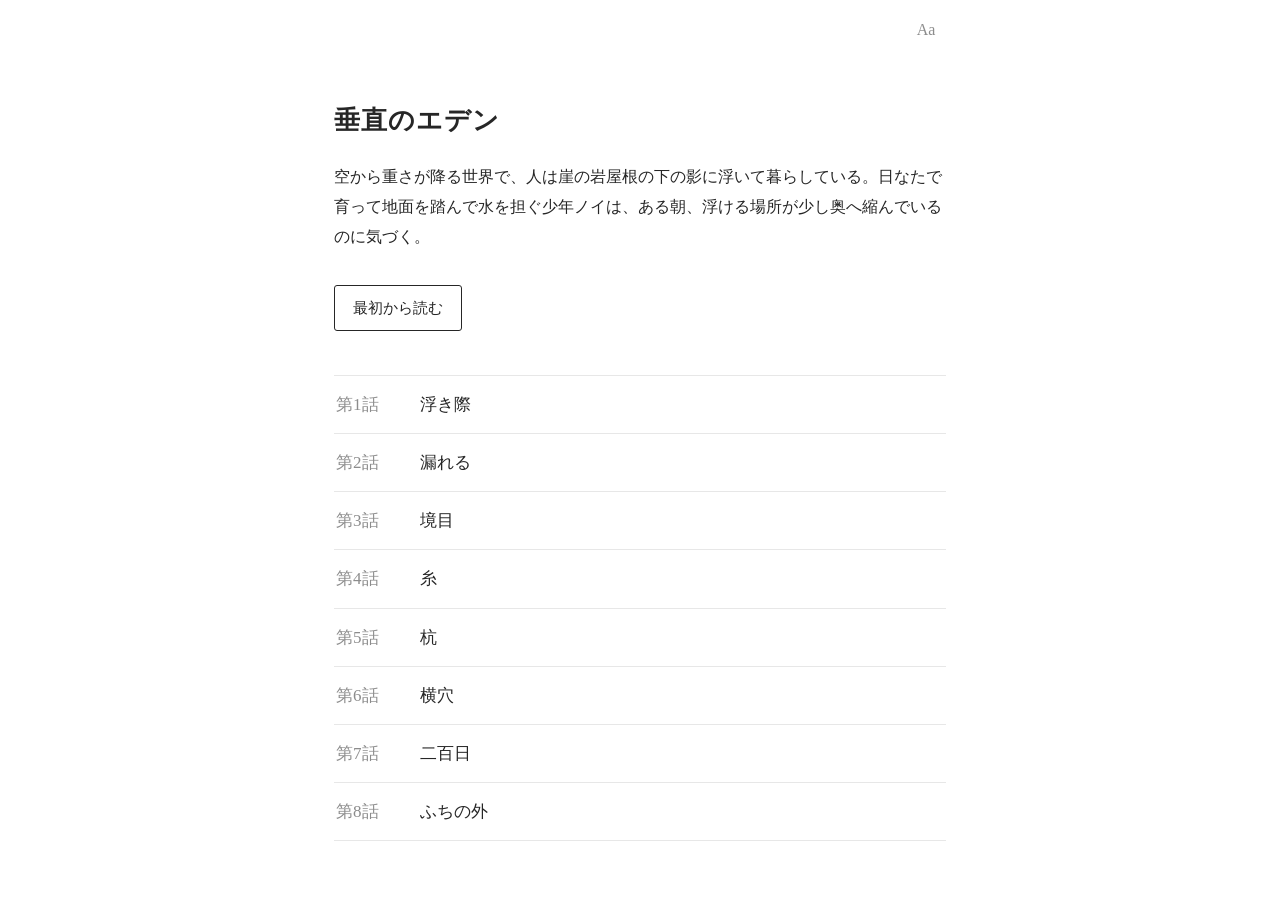
<file: index.html>
<!DOCTYPE html>
<html lang="ja" data-size="m" data-theme="white">
<head>
<meta charset="utf-8">
<meta name="viewport" content="width=device-width, initial-scale=1">
<meta name="robots" content="noindex, nofollow">
<title>垂直のエデン</title>
<link rel="icon" href="data:,">
<link rel="stylesheet" href="style.css">
<script>(function(){var d=document.documentElement,p='atokara:';d.classList.add('js');try{var s=localStorage.getItem(p+'size'),t=localStorage.getItem(p+'theme');if(s)d.dataset.size=s;if(t)d.dataset.theme=t;else if(matchMedia('(prefers-color-scheme: dark)').matches)d.dataset.theme='dark';}catch(e){}})();</script>
<script src="reader.js" data-key="atokara" defer></script>
</head>
<body class="index">
<header class="bar">
<span></span>
<button class="cfg-btn" type="button" aria-expanded="false" aria-controls="cfg" aria-label="文字と背景" title="文字と背景">Aa</button>
<div id="cfg" class="cfg" hidden>
<div class="row" role="group" aria-label="文字の大きさ">
<button type="button" data-size="s" class="sz-s" aria-label="小" title="小">A</button>
<button type="button" data-size="m" class="sz-m" aria-label="中" title="中">A</button>
<button type="button" data-size="l" class="sz-l" aria-label="大" title="大">A</button>
</div>
<div class="row" role="group" aria-label="背景">
<button type="button" data-theme="white" class="sw sw-white">白</button>
<button type="button" data-theme="kinari" class="sw sw-kinari">生成り</button>
<button type="button" data-theme="dark" class="sw sw-dark">黒</button>
</div>
</div>
</header>
<main class="wrap">
<h1 class="work">垂直のエデン</h1>
<p class="synopsis">空から重さが降る世界で、人は崖の岩屋根の下の影に浮いて暮らしている。日なたで育って地面を踏んで水を担ぐ少年ノイは、ある朝、浮ける場所が少し奥へ縮んでいるのに気づく。</p>
<nav class="start">
<a class="go" href="1.html">最初から読む</a>
<a class="go" id="resume" href="1.html" hidden>続きから読む<span class="resume-ep"></span></a>
</nav>
<ol class="toc">
<li><a href="1.html" data-title="第1話 浮き際"><span class="no">第1話</span>浮き際</a></li>
<li><a href="2.html" data-title="第2話 漏れる"><span class="no">第2話</span>漏れる</a></li>
<li><a href="3.html" data-title="第3話 境目"><span class="no">第3話</span>境目</a></li>
<li><a href="4.html" data-title="第4話 糸"><span class="no">第4話</span>糸</a></li>
<li><a href="5.html" data-title="第5話 杭"><span class="no">第5話</span>杭</a></li>
<li><a href="6.html" data-title="第6話 横穴"><span class="no">第6話</span>横穴</a></li>
<li><a href="7.html" data-title="第7話 二百日"><span class="no">第7話</span>二百日</a></li>
<li><a href="8.html" data-title="第8話 ふちの外"><span class="no">第8話</span>ふちの外</a></li>
</ol>
</main>
</body>
</html>
</file>
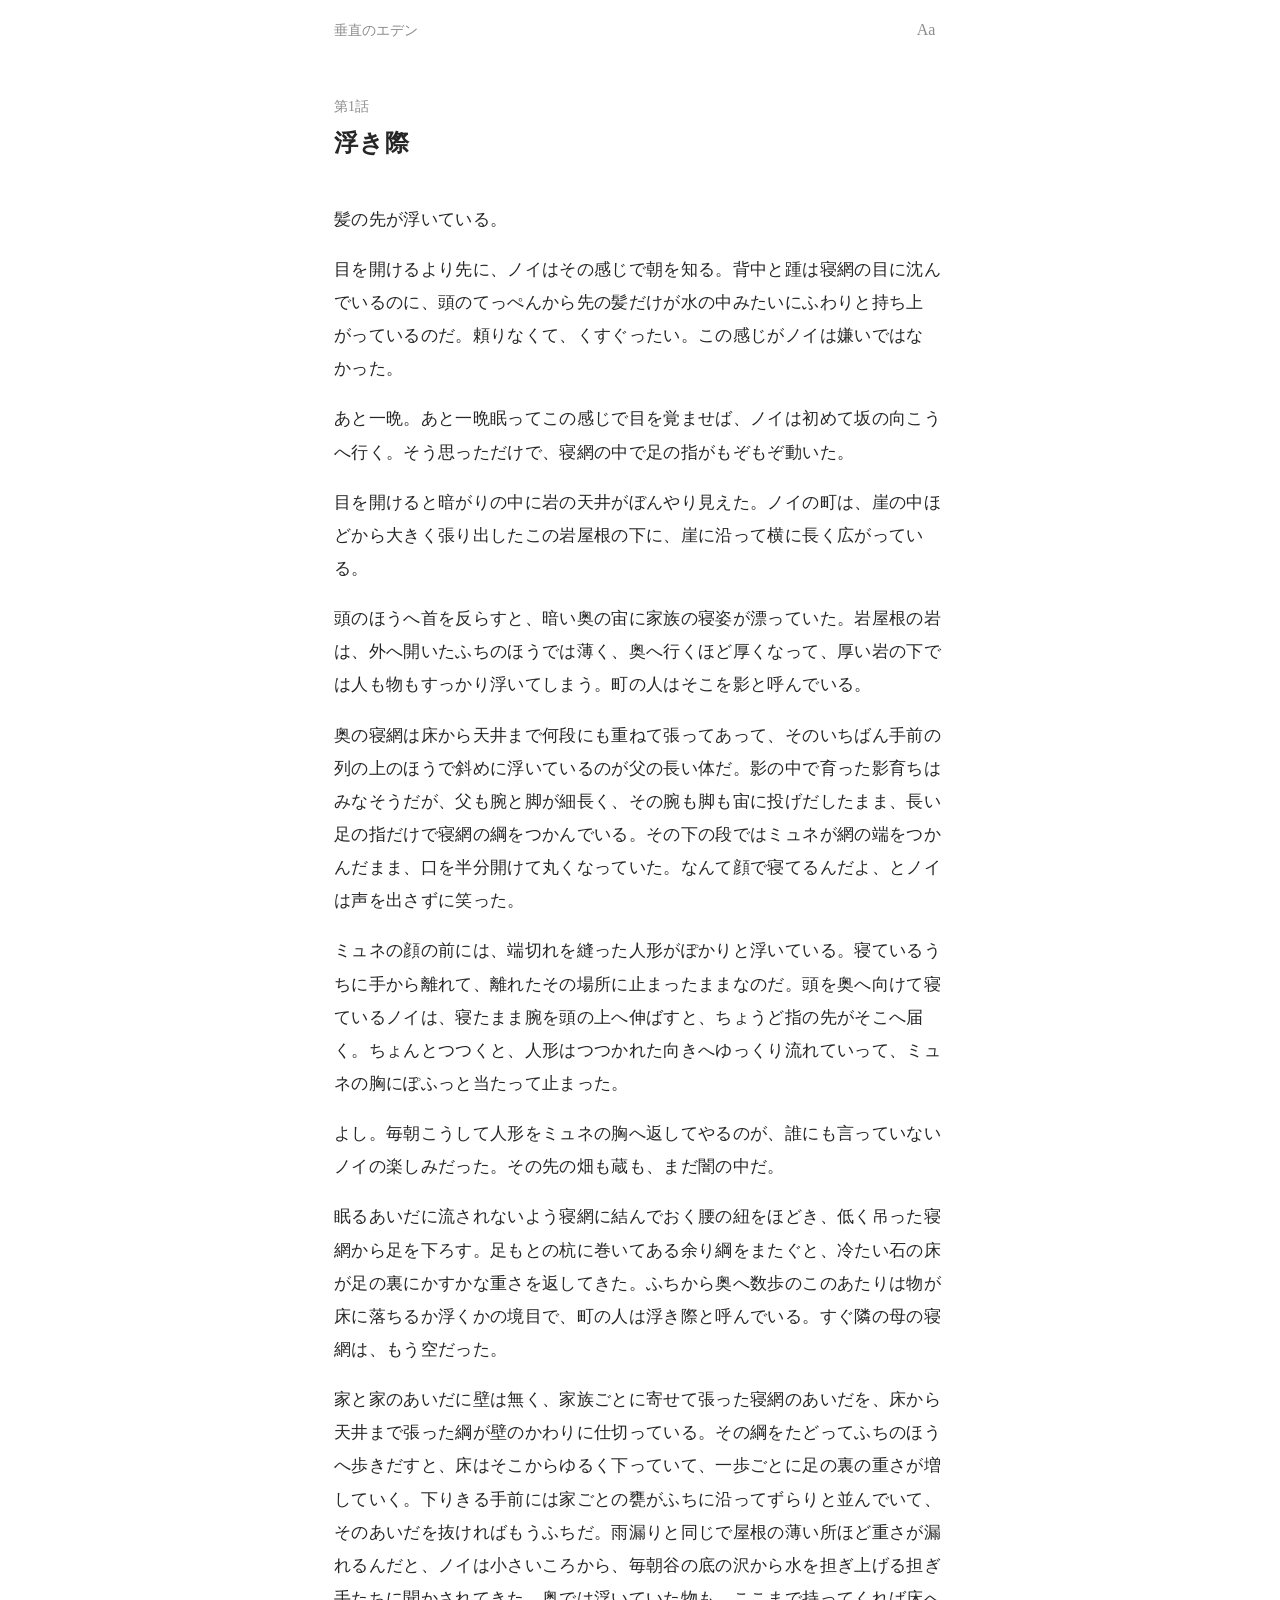
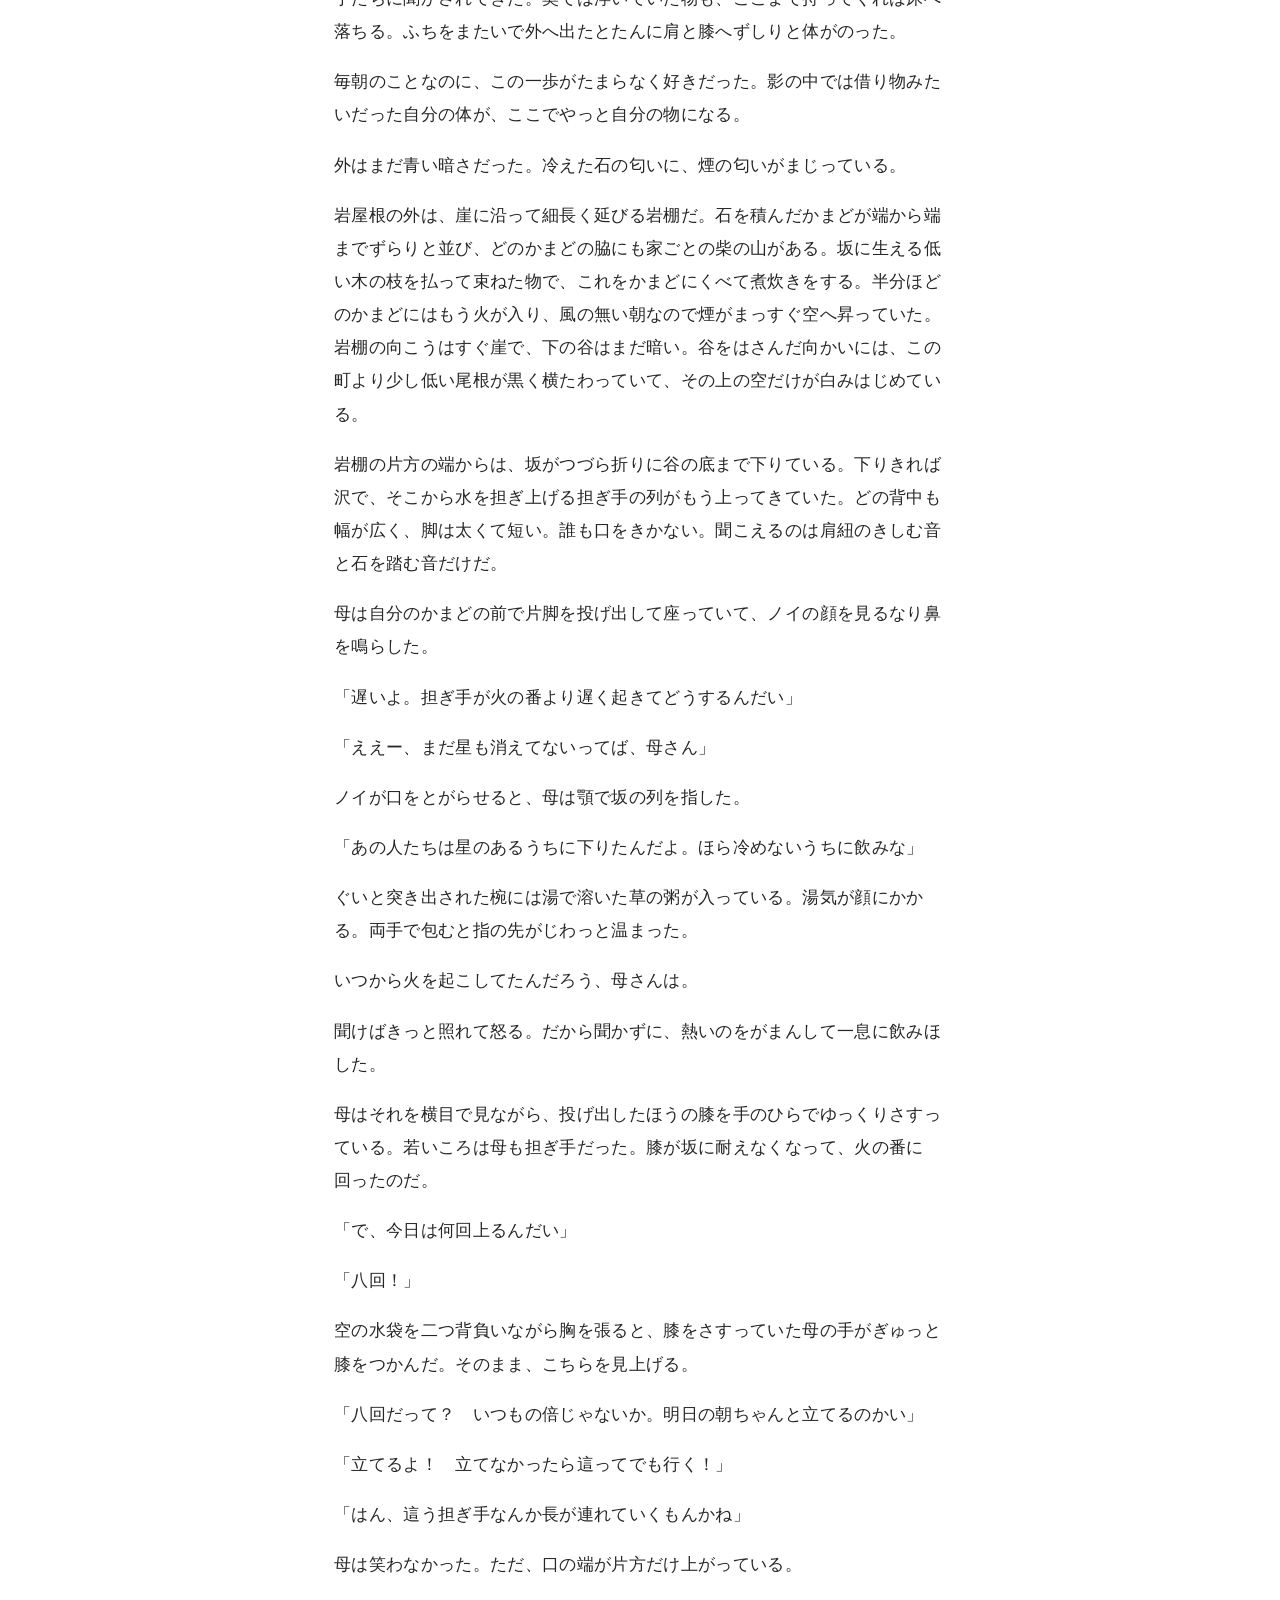
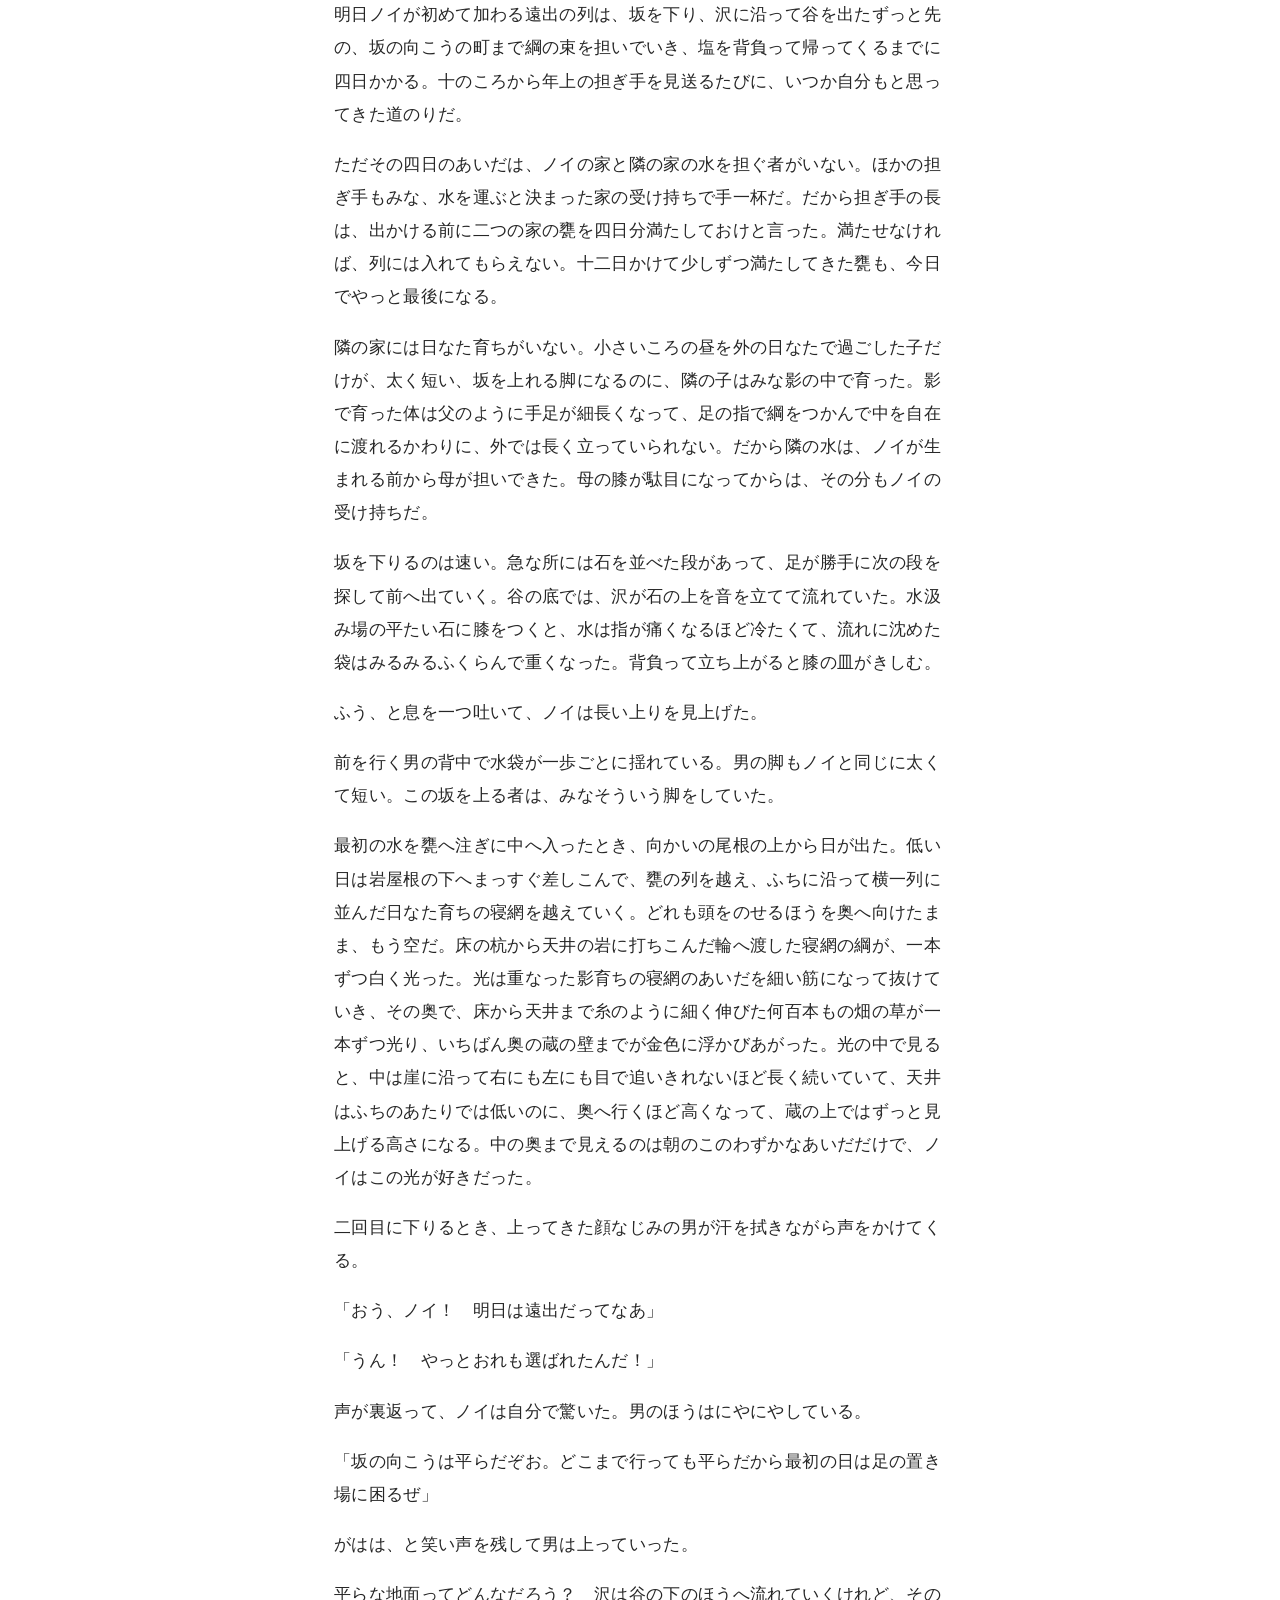
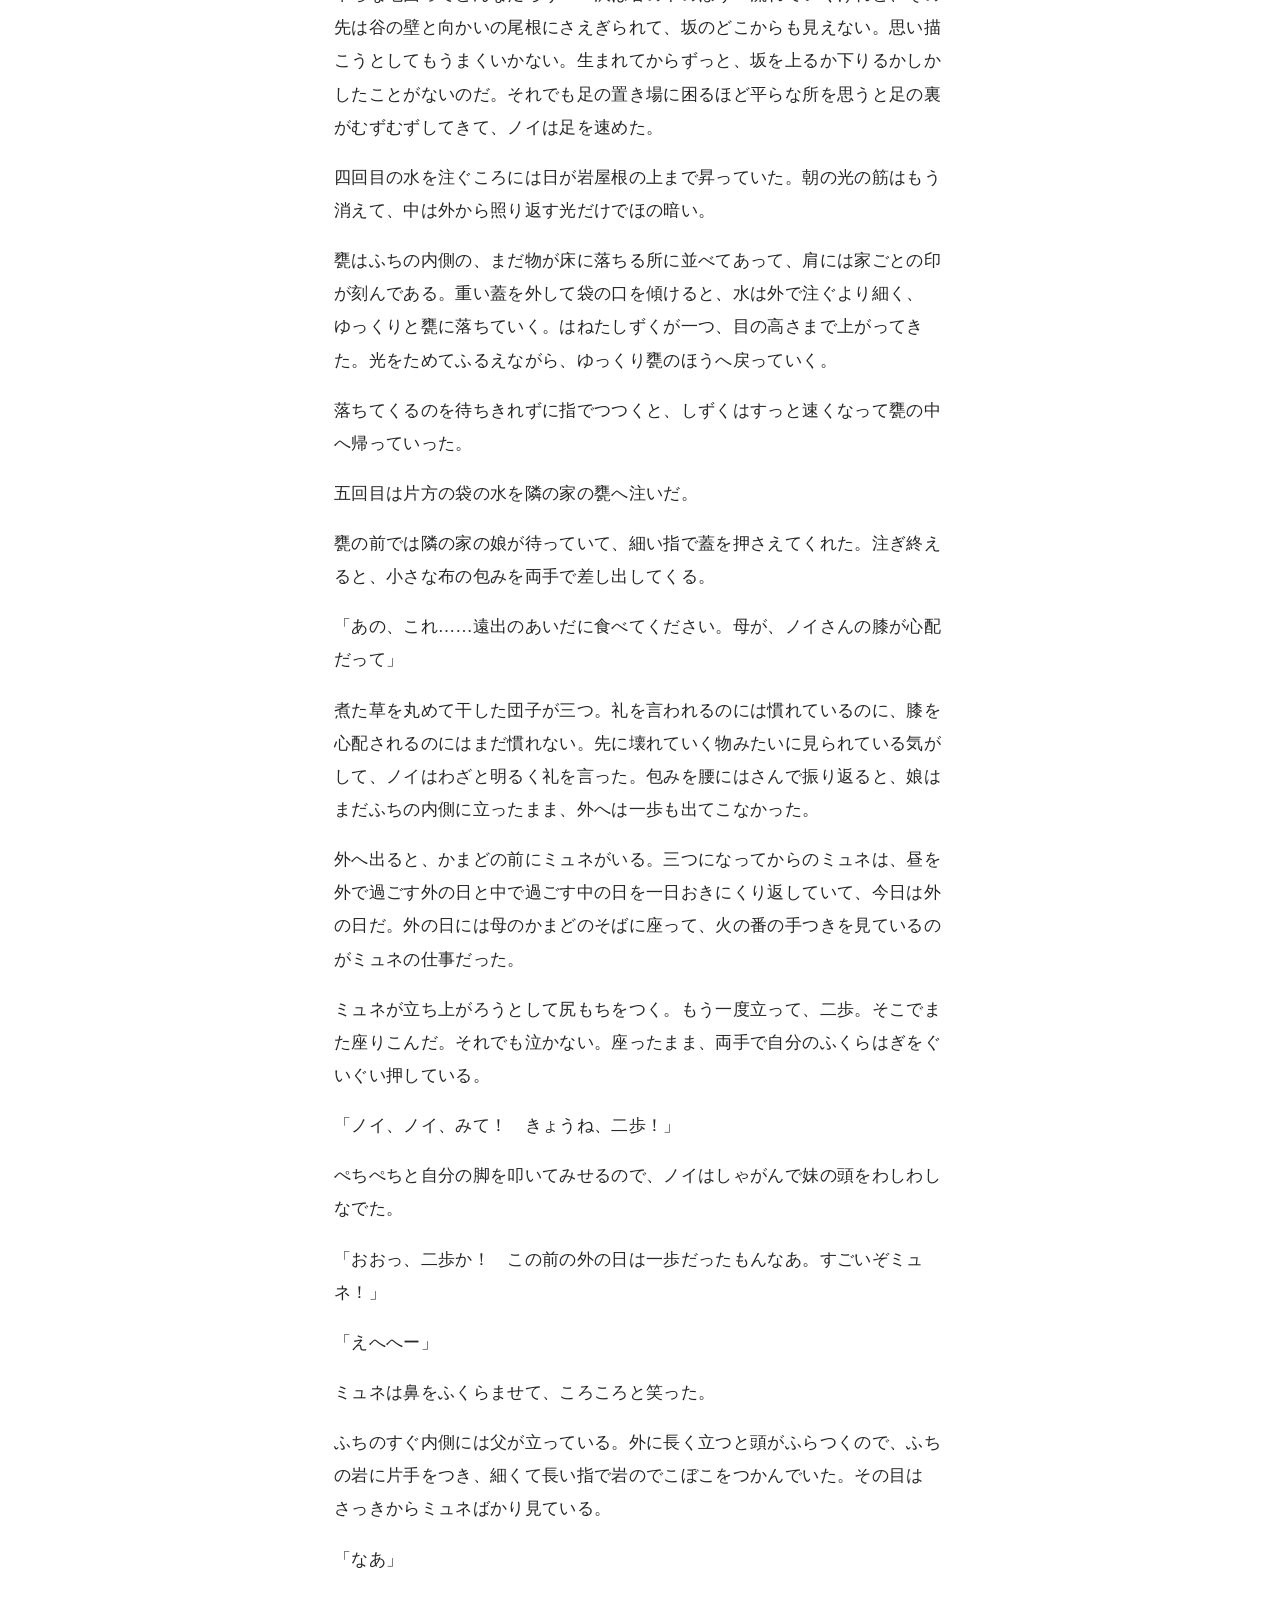
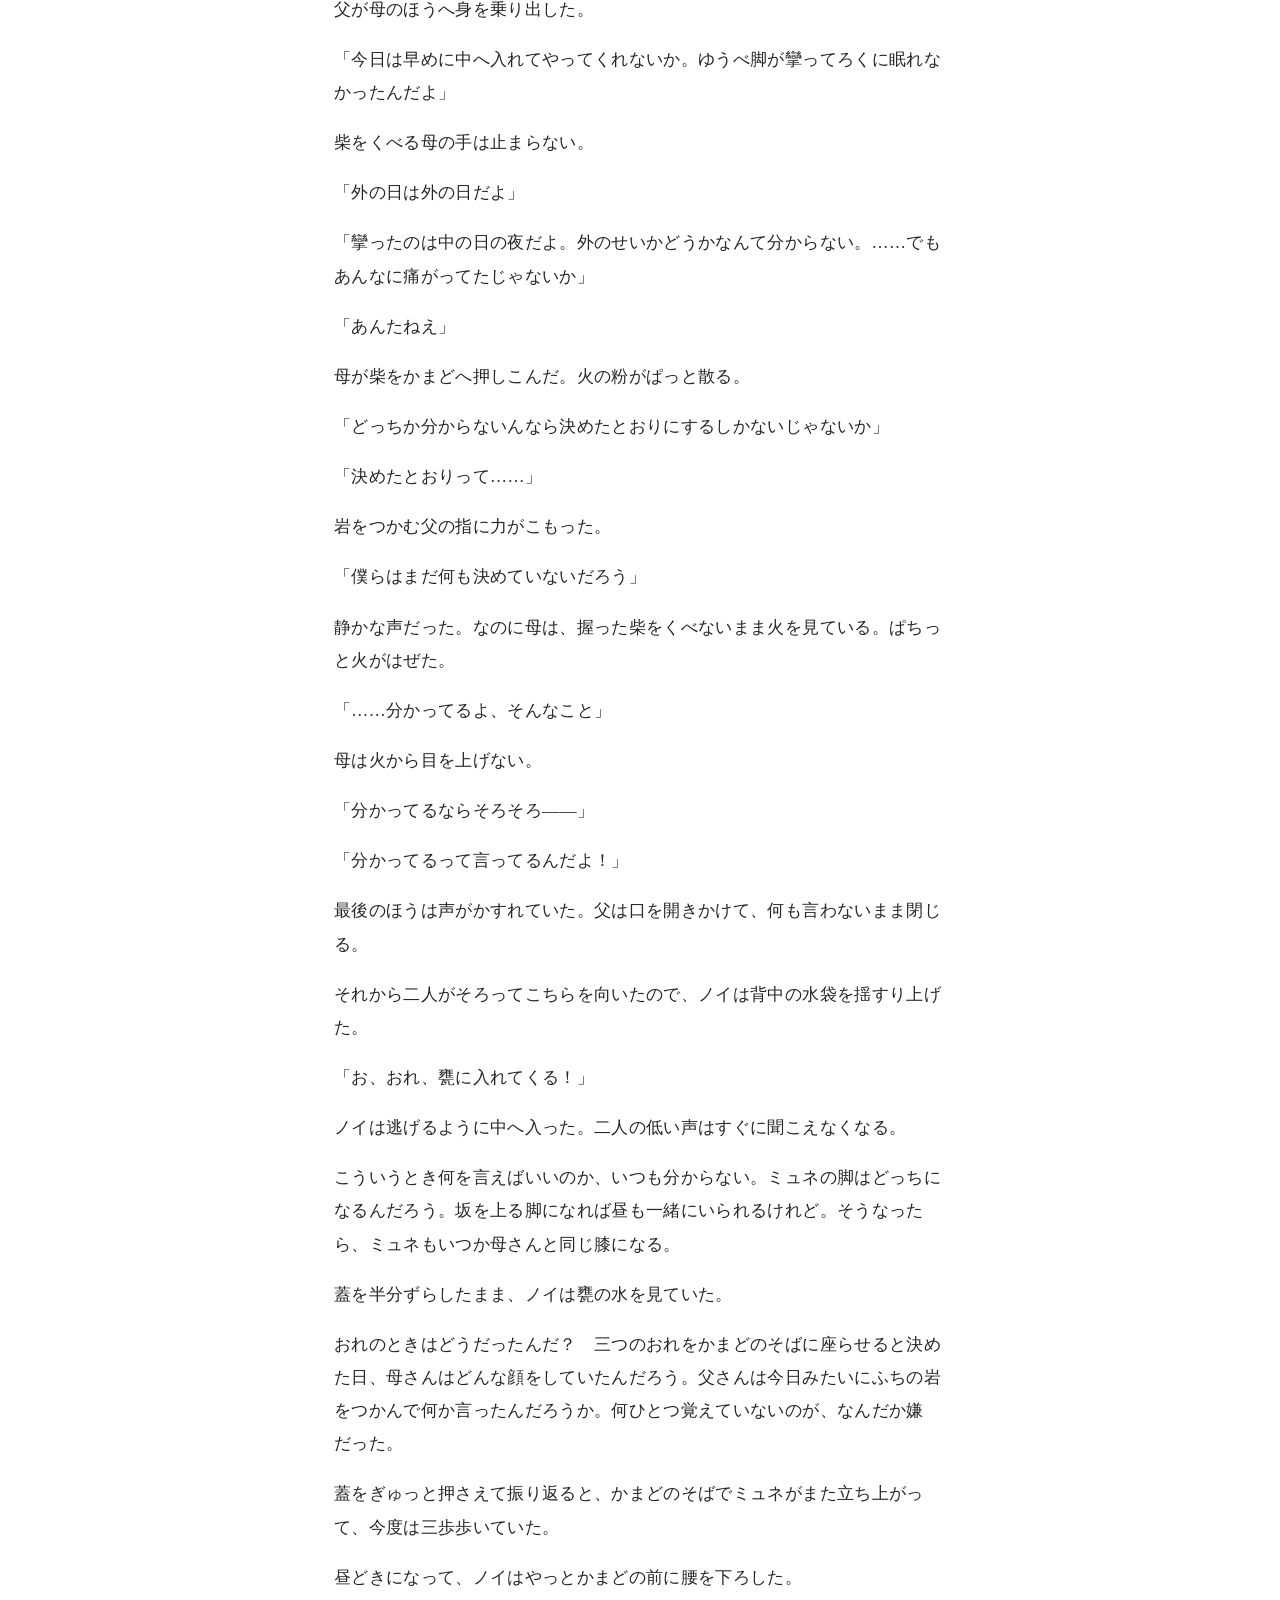
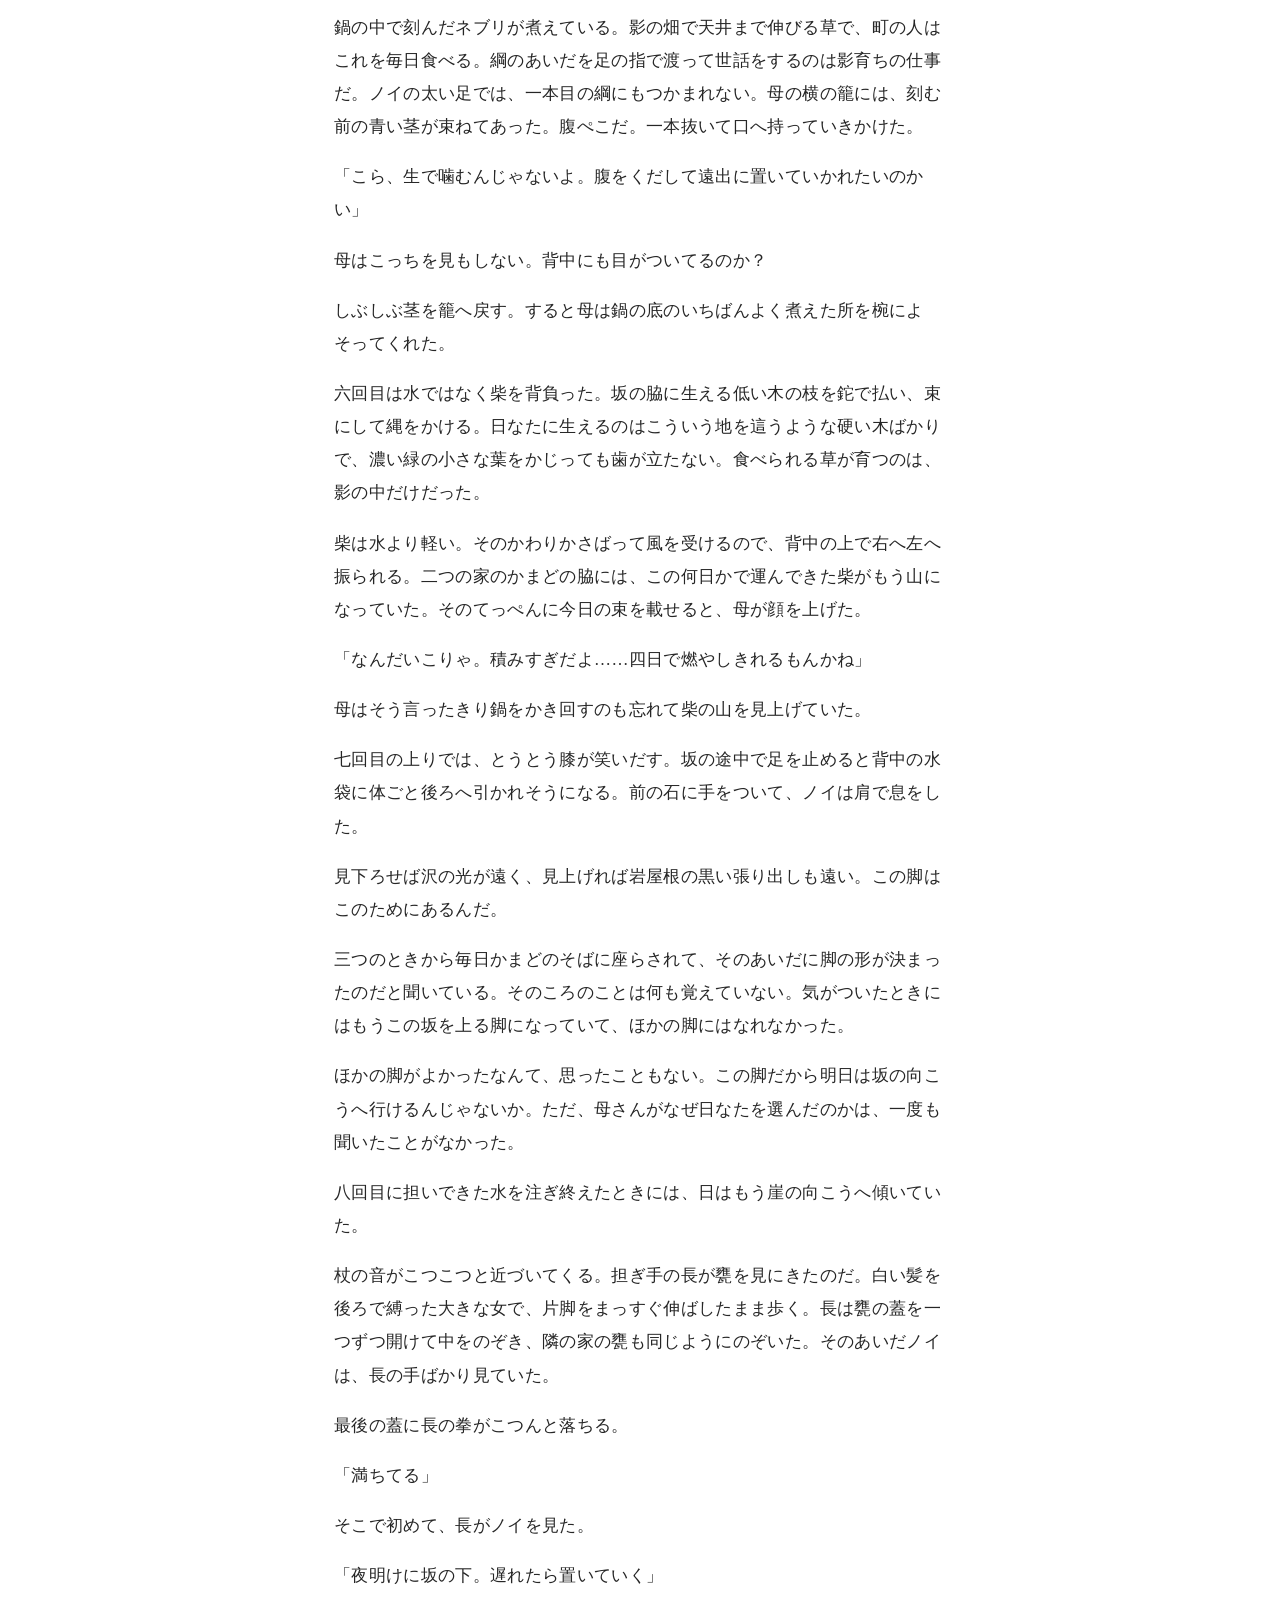
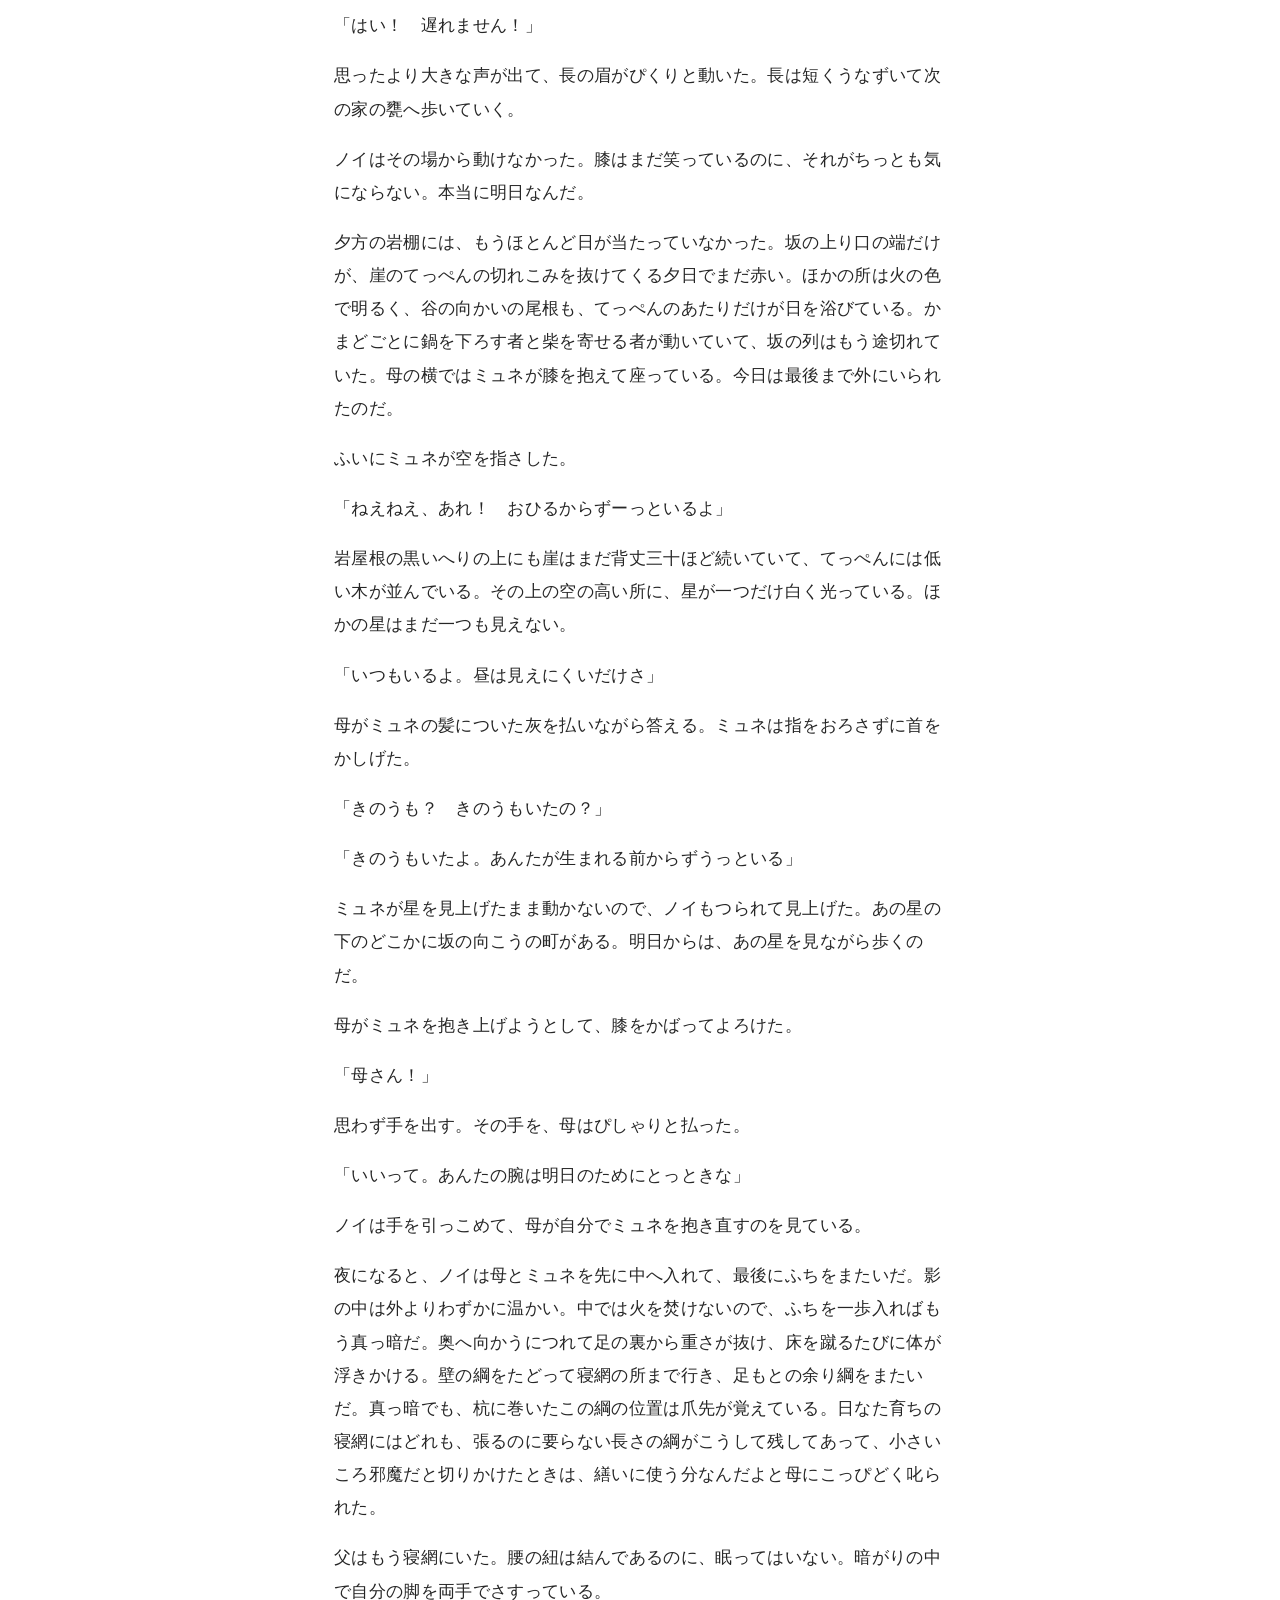
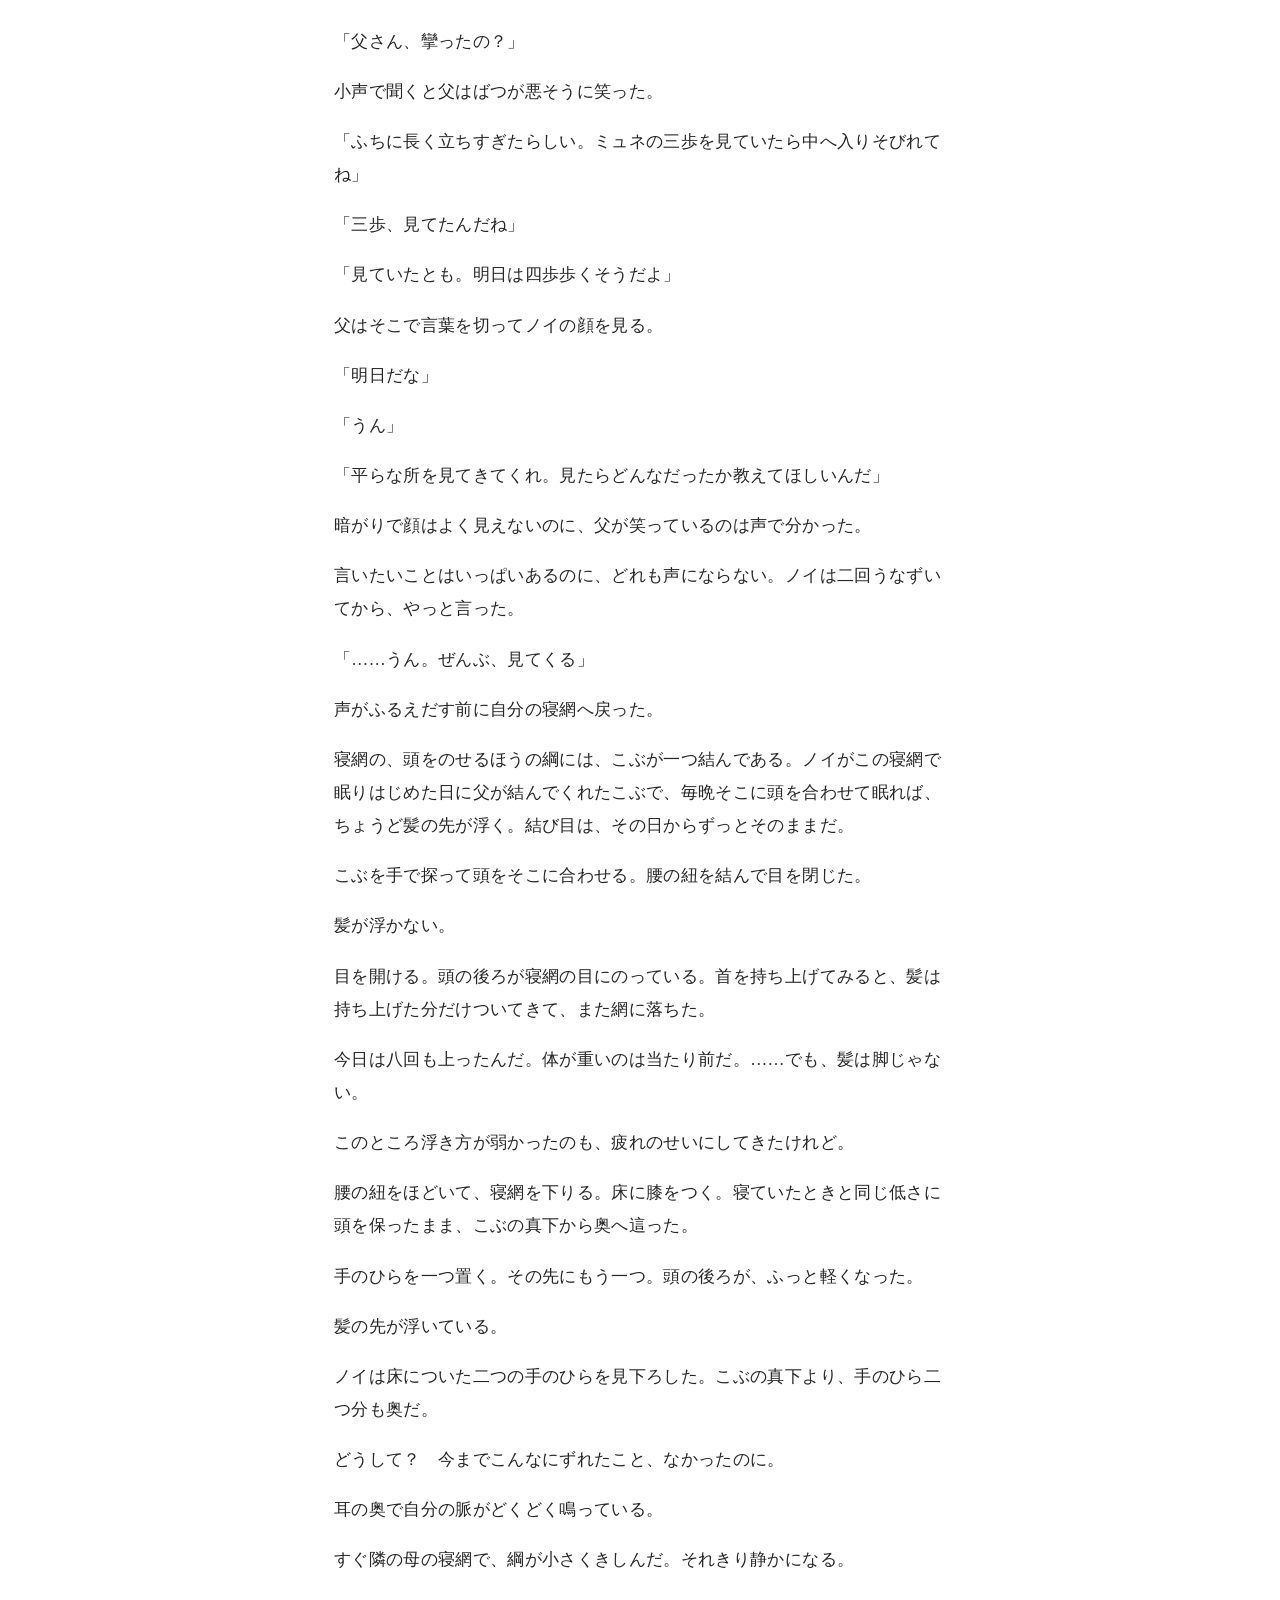
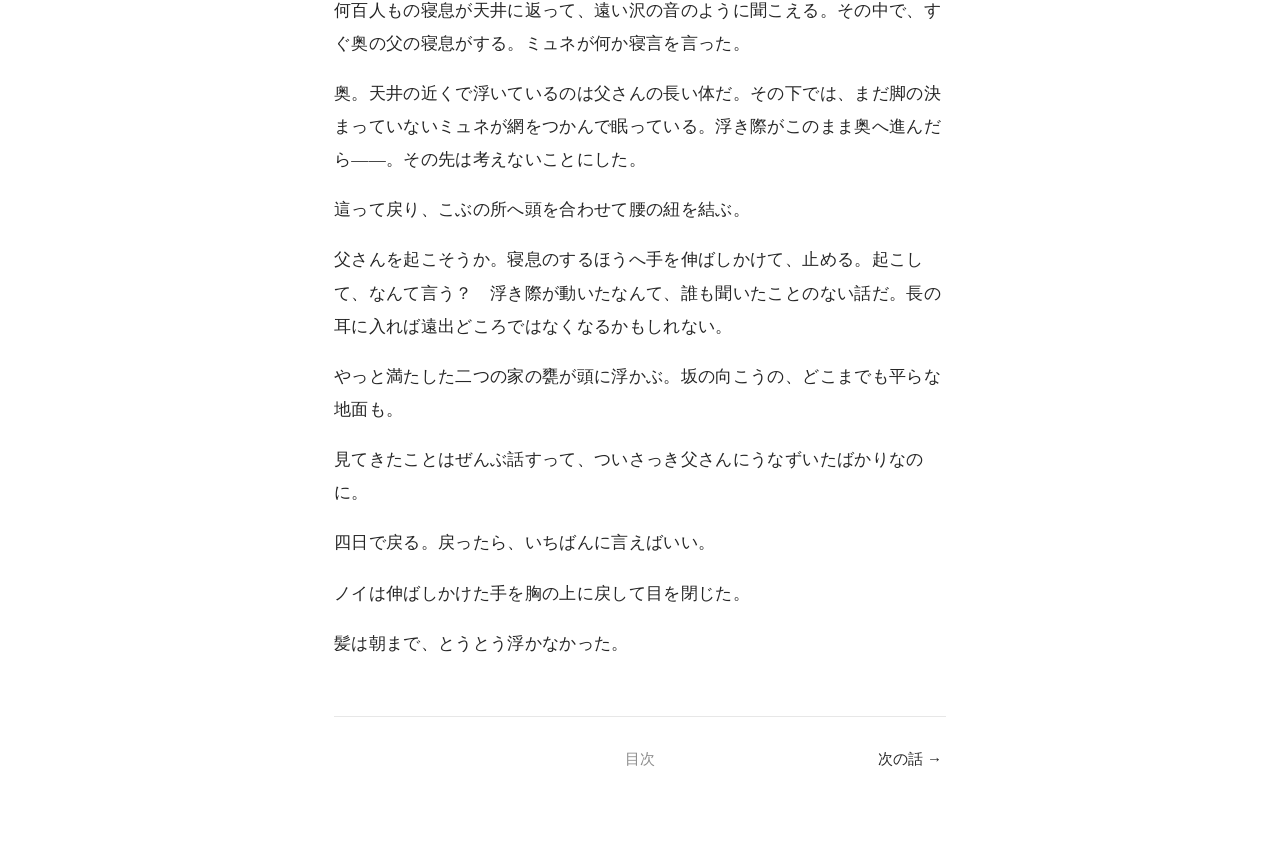
<file: 1.html>
<!DOCTYPE html>
<html lang="ja" data-size="m" data-theme="white">
<head>
<meta charset="utf-8">
<meta name="viewport" content="width=device-width, initial-scale=1">
<meta name="robots" content="noindex, nofollow">
<title>第1話 浮き際｜垂直のエデン</title>
<link rel="icon" href="data:,">
<link rel="stylesheet" href="style.css">
<script>(function(){var d=document.documentElement,p='atokara:';d.classList.add('js');try{var s=localStorage.getItem(p+'size'),t=localStorage.getItem(p+'theme');if(s)d.dataset.size=s;if(t)d.dataset.theme=t;else if(matchMedia('(prefers-color-scheme: dark)').matches)d.dataset.theme='dark';}catch(e){}})();</script>
<script src="reader.js" data-key="atokara" defer></script>
</head>
<body class="episode" data-ep="1.html">
<header class="bar">
<a class="home" href="index.html">垂直のエデン</a>
<button class="cfg-btn" type="button" aria-expanded="false" aria-controls="cfg" aria-label="文字と背景" title="文字と背景">Aa</button>
<div id="cfg" class="cfg" hidden>
<div class="row" role="group" aria-label="文字の大きさ">
<button type="button" data-size="s" class="sz-s" aria-label="小" title="小">A</button>
<button type="button" data-size="m" class="sz-m" aria-label="中" title="中">A</button>
<button type="button" data-size="l" class="sz-l" aria-label="大" title="大">A</button>
</div>
<div class="row" role="group" aria-label="背景">
<button type="button" data-theme="white" class="sw sw-white">白</button>
<button type="button" data-theme="kinari" class="sw sw-kinari">生成り</button>
<button type="button" data-theme="dark" class="sw sw-dark">黒</button>
</div>
</div>
</header>
<main class="wrap">
<header class="ep-head">
<p class="ep-no">第1話</p>
<h1 class="ep-name">浮き際</h1>
</header>
<article class="text">
<p>髪の先が浮いている。</p>
<p>目を開けるより先に、ノイはその感じで朝を知る。背中と踵は寝網の目に沈んでいるのに、頭のてっぺんから先の髪だけが水の中みたいにふわりと持ち上がっているのだ。頼りなくて、くすぐったい。この感じがノイは嫌いではなかった。</p>
<p>あと一晩。あと一晩眠ってこの感じで目を覚ませば、ノイは初めて坂の向こうへ行く。そう思っただけで、寝網の中で足の指がもぞもぞ動いた。</p>
<p>目を開けると暗がりの中に岩の天井がぼんやり見えた。ノイの町は、崖の中ほどから大きく張り出したこの岩屋根の下に、崖に沿って横に長く広がっている。</p>
<p>頭のほうへ首を反らすと、暗い奥の宙に家族の寝姿が漂っていた。岩屋根の岩は、外へ開いたふちのほうでは薄く、奥へ行くほど厚くなって、厚い岩の下では人も物もすっかり浮いてしまう。町の人はそこを影と呼んでいる。</p>
<p>奥の寝網は床から天井まで何段にも重ねて張ってあって、そのいちばん手前の列の上のほうで斜めに浮いているのが父の長い体だ。影の中で育った影育ちはみなそうだが、父も腕と脚が細長く、その腕も脚も宙に投げだしたまま、長い足の指だけで寝網の綱をつかんでいる。その下の段ではミュネが網の端をつかんだまま、口を半分開けて丸くなっていた。なんて顔で寝てるんだよ、とノイは声を出さずに笑った。</p>
<p>ミュネの顔の前には、端切れを縫った人形がぽかりと浮いている。寝ているうちに手から離れて、離れたその場所に止まったままなのだ。頭を奥へ向けて寝ているノイは、寝たまま腕を頭の上へ伸ばすと、ちょうど指の先がそこへ届く。ちょんとつつくと、人形はつつかれた向きへゆっくり流れていって、ミュネの胸にぽふっと当たって止まった。</p>
<p>よし。毎朝こうして人形をミュネの胸へ返してやるのが、誰にも言っていないノイの楽しみだった。その先の畑も蔵も、まだ闇の中だ。</p>
<p>眠るあいだに流されないよう寝網に結んでおく腰の紐をほどき、低く吊った寝網から足を下ろす。足もとの杭に巻いてある余り綱をまたぐと、冷たい石の床が足の裏にかすかな重さを返してきた。ふちから奥へ数歩のこのあたりは物が床に落ちるか浮くかの境目で、町の人は浮き際と呼んでいる。すぐ隣の母の寝網は、もう空だった。</p>
<p>家と家のあいだに壁は無く、家族ごとに寄せて張った寝網のあいだを、床から天井まで張った綱が壁のかわりに仕切っている。その綱をたどってふちのほうへ歩きだすと、床はそこからゆるく下っていて、一歩ごとに足の裏の重さが増していく。下りきる手前には家ごとの甕がふちに沿ってずらりと並んでいて、そのあいだを抜ければもうふちだ。雨漏りと同じで屋根の薄い所ほど重さが漏れるんだと、ノイは小さいころから、毎朝谷の底の沢から水を担ぎ上げる担ぎ手たちに聞かされてきた。奥では浮いていた物も、ここまで持ってくれば床へ落ちる。ふちをまたいで外へ出たとたんに肩と膝へずしりと体がのった。</p>
<p>毎朝のことなのに、この一歩がたまらなく好きだった。影の中では借り物みたいだった自分の体が、ここでやっと自分の物になる。</p>
<p>外はまだ青い暗さだった。冷えた石の匂いに、煙の匂いがまじっている。</p>
<p>岩屋根の外は、崖に沿って細長く延びる岩棚だ。石を積んだかまどが端から端までずらりと並び、どのかまどの脇にも家ごとの柴の山がある。坂に生える低い木の枝を払って束ねた物で、これをかまどにくべて煮炊きをする。半分ほどのかまどにはもう火が入り、風の無い朝なので煙がまっすぐ空へ昇っていた。岩棚の向こうはすぐ崖で、下の谷はまだ暗い。谷をはさんだ向かいには、この町より少し低い尾根が黒く横たわっていて、その上の空だけが白みはじめている。</p>
<p>岩棚の片方の端からは、坂がつづら折りに谷の底まで下りている。下りきれば沢で、そこから水を担ぎ上げる担ぎ手の列がもう上ってきていた。どの背中も幅が広く、脚は太くて短い。誰も口をきかない。聞こえるのは肩紐のきしむ音と石を踏む音だけだ。</p>
<p>母は自分のかまどの前で片脚を投げ出して座っていて、ノイの顔を見るなり鼻を鳴らした。</p>
<p>「遅いよ。担ぎ手が火の番より遅く起きてどうするんだい」</p>
<p>「ええー、まだ星も消えてないってば、母さん」</p>
<p>ノイが口をとがらせると、母は顎で坂の列を指した。</p>
<p>「あの人たちは星のあるうちに下りたんだよ。ほら冷めないうちに飲みな」</p>
<p>ぐいと突き出された椀には湯で溶いた草の粥が入っている。湯気が顔にかかる。両手で包むと指の先がじわっと温まった。</p>
<p>いつから火を起こしてたんだろう、母さんは。</p>
<p>聞けばきっと照れて怒る。だから聞かずに、熱いのをがまんして一息に飲みほした。</p>
<p>母はそれを横目で見ながら、投げ出したほうの膝を手のひらでゆっくりさすっている。若いころは母も担ぎ手だった。膝が坂に耐えなくなって、火の番に回ったのだ。</p>
<p>「で、今日は何回上るんだい」</p>
<p>「八回！」</p>
<p>空の水袋を二つ背負いながら胸を張ると、膝をさすっていた母の手がぎゅっと膝をつかんだ。そのまま、こちらを見上げる。</p>
<p>「八回だって？　いつもの倍じゃないか。明日の朝ちゃんと立てるのかい」</p>
<p>「立てるよ！　立てなかったら這ってでも行く！」</p>
<p>「はん、這う担ぎ手なんか長が連れていくもんかね」</p>
<p>母は笑わなかった。ただ、口の端が片方だけ上がっている。</p>
<p>明日ノイが初めて加わる遠出の列は、坂を下り、沢に沿って谷を出たずっと先の、坂の向こうの町まで綱の束を担いでいき、塩を背負って帰ってくるまでに四日かかる。十のころから年上の担ぎ手を見送るたびに、いつか自分もと思ってきた道のりだ。</p>
<p>ただその四日のあいだは、ノイの家と隣の家の水を担ぐ者がいない。ほかの担ぎ手もみな、水を運ぶと決まった家の受け持ちで手一杯だ。だから担ぎ手の長は、出かける前に二つの家の甕を四日分満たしておけと言った。満たせなければ、列には入れてもらえない。十二日かけて少しずつ満たしてきた甕も、今日でやっと最後になる。</p>
<p>隣の家には日なた育ちがいない。小さいころの昼を外の日なたで過ごした子だけが、太く短い、坂を上れる脚になるのに、隣の子はみな影の中で育った。影で育った体は父のように手足が細長くなって、足の指で綱をつかんで中を自在に渡れるかわりに、外では長く立っていられない。だから隣の水は、ノイが生まれる前から母が担いできた。母の膝が駄目になってからは、その分もノイの受け持ちだ。</p>
<p>坂を下りるのは速い。急な所には石を並べた段があって、足が勝手に次の段を探して前へ出ていく。谷の底では、沢が石の上を音を立てて流れていた。水汲み場の平たい石に膝をつくと、水は指が痛くなるほど冷たくて、流れに沈めた袋はみるみるふくらんで重くなった。背負って立ち上がると膝の皿がきしむ。</p>
<p>ふう、と息を一つ吐いて、ノイは長い上りを見上げた。</p>
<p>前を行く男の背中で水袋が一歩ごとに揺れている。男の脚もノイと同じに太くて短い。この坂を上る者は、みなそういう脚をしていた。</p>
<p>最初の水を甕へ注ぎに中へ入ったとき、向かいの尾根の上から日が出た。低い日は岩屋根の下へまっすぐ差しこんで、甕の列を越え、ふちに沿って横一列に並んだ日なた育ちの寝網を越えていく。どれも頭をのせるほうを奥へ向けたまま、もう空だ。床の杭から天井の岩に打ちこんだ輪へ渡した寝網の綱が、一本ずつ白く光った。光は重なった影育ちの寝網のあいだを細い筋になって抜けていき、その奥で、床から天井まで糸のように細く伸びた何百本もの畑の草が一本ずつ光り、いちばん奥の蔵の壁までが金色に浮かびあがった。光の中で見ると、中は崖に沿って右にも左にも目で追いきれないほど長く続いていて、天井はふちのあたりでは低いのに、奥へ行くほど高くなって、蔵の上ではずっと見上げる高さになる。中の奥まで見えるのは朝のこのわずかなあいだだけで、ノイはこの光が好きだった。</p>
<p>二回目に下りるとき、上ってきた顔なじみの男が汗を拭きながら声をかけてくる。</p>
<p>「おう、ノイ！　明日は遠出だってなあ」</p>
<p>「うん！　やっとおれも選ばれたんだ！」</p>
<p>声が裏返って、ノイは自分で驚いた。男のほうはにやにやしている。</p>
<p>「坂の向こうは平らだぞお。どこまで行っても平らだから最初の日は足の置き場に困るぜ」</p>
<p>がはは、と笑い声を残して男は上っていった。</p>
<p>平らな地面ってどんなだろう？　沢は谷の下のほうへ流れていくけれど、その先は谷の壁と向かいの尾根にさえぎられて、坂のどこからも見えない。思い描こうとしてもうまくいかない。生まれてからずっと、坂を上るか下りるかしかしたことがないのだ。それでも足の置き場に困るほど平らな所を思うと足の裏がむずむずしてきて、ノイは足を速めた。</p>
<p>四回目の水を注ぐころには日が岩屋根の上まで昇っていた。朝の光の筋はもう消えて、中は外から照り返す光だけでほの暗い。</p>
<p>甕はふちの内側の、まだ物が床に落ちる所に並べてあって、肩には家ごとの印が刻んである。重い蓋を外して袋の口を傾けると、水は外で注ぐより細く、ゆっくりと甕に落ちていく。はねたしずくが一つ、目の高さまで上がってきた。光をためてふるえながら、ゆっくり甕のほうへ戻っていく。</p>
<p>落ちてくるのを待ちきれずに指でつつくと、しずくはすっと速くなって甕の中へ帰っていった。</p>
<p>五回目は片方の袋の水を隣の家の甕へ注いだ。</p>
<p>甕の前では隣の家の娘が待っていて、細い指で蓋を押さえてくれた。注ぎ終えると、小さな布の包みを両手で差し出してくる。</p>
<p>「あの、これ……遠出のあいだに食べてください。母が、ノイさんの膝が心配だって」</p>
<p>煮た草を丸めて干した団子が三つ。礼を言われるのには慣れているのに、膝を心配されるのにはまだ慣れない。先に壊れていく物みたいに見られている気がして、ノイはわざと明るく礼を言った。包みを腰にはさんで振り返ると、娘はまだふちの内側に立ったまま、外へは一歩も出てこなかった。</p>
<p>外へ出ると、かまどの前にミュネがいる。三つになってからのミュネは、昼を外で過ごす外の日と中で過ごす中の日を一日おきにくり返していて、今日は外の日だ。外の日には母のかまどのそばに座って、火の番の手つきを見ているのがミュネの仕事だった。</p>
<p>ミュネが立ち上がろうとして尻もちをつく。もう一度立って、二歩。そこでまた座りこんだ。それでも泣かない。座ったまま、両手で自分のふくらはぎをぐいぐい押している。</p>
<p>「ノイ、ノイ、みて！　きょうね、二歩！」</p>
<p>ぺちぺちと自分の脚を叩いてみせるので、ノイはしゃがんで妹の頭をわしわしなでた。</p>
<p>「おおっ、二歩か！　この前の外の日は一歩だったもんなあ。すごいぞミュネ！」</p>
<p>「えへへー」</p>
<p>ミュネは鼻をふくらませて、ころころと笑った。</p>
<p>ふちのすぐ内側には父が立っている。外に長く立つと頭がふらつくので、ふちの岩に片手をつき、細くて長い指で岩のでこぼこをつかんでいた。その目はさっきからミュネばかり見ている。</p>
<p>「なあ」</p>
<p>父が母のほうへ身を乗り出した。</p>
<p>「今日は早めに中へ入れてやってくれないか。ゆうべ脚が攣ってろくに眠れなかったんだよ」</p>
<p>柴をくべる母の手は止まらない。</p>
<p>「外の日は外の日だよ」</p>
<p>「攣ったのは中の日の夜だよ。外のせいかどうかなんて分からない。……でもあんなに痛がってたじゃないか」</p>
<p>「あんたねえ」</p>
<p>母が柴をかまどへ押しこんだ。火の粉がぱっと散る。</p>
<p>「どっちか分からないんなら決めたとおりにするしかないじゃないか」</p>
<p>「決めたとおりって……」</p>
<p>岩をつかむ父の指に力がこもった。</p>
<p>「僕らはまだ何も決めていないだろう」</p>
<p>静かな声だった。なのに母は、握った柴をくべないまま火を見ている。ぱちっと火がはぜた。</p>
<p>「……分かってるよ、そんなこと」</p>
<p>母は火から目を上げない。</p>
<p>「分かってるならそろそろ――」</p>
<p>「分かってるって言ってるんだよ！」</p>
<p>最後のほうは声がかすれていた。父は口を開きかけて、何も言わないまま閉じる。</p>
<p>それから二人がそろってこちらを向いたので、ノイは背中の水袋を揺すり上げた。</p>
<p>「お、おれ、甕に入れてくる！」</p>
<p>ノイは逃げるように中へ入った。二人の低い声はすぐに聞こえなくなる。</p>
<p>こういうとき何を言えばいいのか、いつも分からない。ミュネの脚はどっちになるんだろう。坂を上る脚になれば昼も一緒にいられるけれど。そうなったら、ミュネもいつか母さんと同じ膝になる。</p>
<p>蓋を半分ずらしたまま、ノイは甕の水を見ていた。</p>
<p>おれのときはどうだったんだ？　三つのおれをかまどのそばに座らせると決めた日、母さんはどんな顔をしていたんだろう。父さんは今日みたいにふちの岩をつかんで何か言ったんだろうか。何ひとつ覚えていないのが、なんだか嫌だった。</p>
<p>蓋をぎゅっと押さえて振り返ると、かまどのそばでミュネがまた立ち上がって、今度は三歩歩いていた。</p>
<p>昼どきになって、ノイはやっとかまどの前に腰を下ろした。</p>
<p>鍋の中で刻んだネブリが煮えている。影の畑で天井まで伸びる草で、町の人はこれを毎日食べる。綱のあいだを足の指で渡って世話をするのは影育ちの仕事だ。ノイの太い足では、一本目の綱にもつかまれない。母の横の籠には、刻む前の青い茎が束ねてあった。腹ぺこだ。一本抜いて口へ持っていきかけた。</p>
<p>「こら、生で噛むんじゃないよ。腹をくだして遠出に置いていかれたいのかい」</p>
<p>母はこっちを見もしない。背中にも目がついてるのか？</p>
<p>しぶしぶ茎を籠へ戻す。すると母は鍋の底のいちばんよく煮えた所を椀によそってくれた。</p>
<p>六回目は水ではなく柴を背負った。坂の脇に生える低い木の枝を鉈で払い、束にして縄をかける。日なたに生えるのはこういう地を這うような硬い木ばかりで、濃い緑の小さな葉をかじっても歯が立たない。食べられる草が育つのは、影の中だけだった。</p>
<p>柴は水より軽い。そのかわりかさばって風を受けるので、背中の上で右へ左へ振られる。二つの家のかまどの脇には、この何日かで運んできた柴がもう山になっていた。そのてっぺんに今日の束を載せると、母が顔を上げた。</p>
<p>「なんだいこりゃ。積みすぎだよ……四日で燃やしきれるもんかね」</p>
<p>母はそう言ったきり鍋をかき回すのも忘れて柴の山を見上げていた。</p>
<p>七回目の上りでは、とうとう膝が笑いだす。坂の途中で足を止めると背中の水袋に体ごと後ろへ引かれそうになる。前の石に手をついて、ノイは肩で息をした。</p>
<p>見下ろせば沢の光が遠く、見上げれば岩屋根の黒い張り出しも遠い。この脚はこのためにあるんだ。</p>
<p>三つのときから毎日かまどのそばに座らされて、そのあいだに脚の形が決まったのだと聞いている。そのころのことは何も覚えていない。気がついたときにはもうこの坂を上る脚になっていて、ほかの脚にはなれなかった。</p>
<p>ほかの脚がよかったなんて、思ったこともない。この脚だから明日は坂の向こうへ行けるんじゃないか。ただ、母さんがなぜ日なたを選んだのかは、一度も聞いたことがなかった。</p>
<p>八回目に担いできた水を注ぎ終えたときには、日はもう崖の向こうへ傾いていた。</p>
<p>杖の音がこつこつと近づいてくる。担ぎ手の長が甕を見にきたのだ。白い髪を後ろで縛った大きな女で、片脚をまっすぐ伸ばしたまま歩く。長は甕の蓋を一つずつ開けて中をのぞき、隣の家の甕も同じようにのぞいた。そのあいだノイは、長の手ばかり見ていた。</p>
<p>最後の蓋に長の拳がこつんと落ちる。</p>
<p>「満ちてる」</p>
<p>そこで初めて、長がノイを見た。</p>
<p>「夜明けに坂の下。遅れたら置いていく」</p>
<p>「はい！　遅れません！」</p>
<p>思ったより大きな声が出て、長の眉がぴくりと動いた。長は短くうなずいて次の家の甕へ歩いていく。</p>
<p>ノイはその場から動けなかった。膝はまだ笑っているのに、それがちっとも気にならない。本当に明日なんだ。</p>
<p>夕方の岩棚には、もうほとんど日が当たっていなかった。坂の上り口の端だけが、崖のてっぺんの切れこみを抜けてくる夕日でまだ赤い。ほかの所は火の色で明るく、谷の向かいの尾根も、てっぺんのあたりだけが日を浴びている。かまどごとに鍋を下ろす者と柴を寄せる者が動いていて、坂の列はもう途切れていた。母の横ではミュネが膝を抱えて座っている。今日は最後まで外にいられたのだ。</p>
<p>ふいにミュネが空を指さした。</p>
<p>「ねえねえ、あれ！　おひるからずーっといるよ」</p>
<p>岩屋根の黒いへりの上にも崖はまだ背丈三十ほど続いていて、てっぺんには低い木が並んでいる。その上の空の高い所に、星が一つだけ白く光っている。ほかの星はまだ一つも見えない。</p>
<p>「いつもいるよ。昼は見えにくいだけさ」</p>
<p>母がミュネの髪についた灰を払いながら答える。ミュネは指をおろさずに首をかしげた。</p>
<p>「きのうも？　きのうもいたの？」</p>
<p>「きのうもいたよ。あんたが生まれる前からずうっといる」</p>
<p>ミュネが星を見上げたまま動かないので、ノイもつられて見上げた。あの星の下のどこかに坂の向こうの町がある。明日からは、あの星を見ながら歩くのだ。</p>
<p>母がミュネを抱き上げようとして、膝をかばってよろけた。</p>
<p>「母さん！」</p>
<p>思わず手を出す。その手を、母はぴしゃりと払った。</p>
<p>「いいって。あんたの腕は明日のためにとっときな」</p>
<p>ノイは手を引っこめて、母が自分でミュネを抱き直すのを見ている。</p>
<p>夜になると、ノイは母とミュネを先に中へ入れて、最後にふちをまたいだ。影の中は外よりわずかに温かい。中では火を焚けないので、ふちを一歩入ればもう真っ暗だ。奥へ向かうにつれて足の裏から重さが抜け、床を蹴るたびに体が浮きかける。壁の綱をたどって寝網の所まで行き、足もとの余り綱をまたいだ。真っ暗でも、杭に巻いたこの綱の位置は爪先が覚えている。日なた育ちの寝網にはどれも、張るのに要らない長さの綱がこうして残してあって、小さいころ邪魔だと切りかけたときは、繕いに使う分なんだよと母にこっぴどく叱られた。</p>
<p>父はもう寝網にいた。腰の紐は結んであるのに、眠ってはいない。暗がりの中で自分の脚を両手でさすっている。</p>
<p>「父さん、攣ったの？」</p>
<p>小声で聞くと父はばつが悪そうに笑った。</p>
<p>「ふちに長く立ちすぎたらしい。ミュネの三歩を見ていたら中へ入りそびれてね」</p>
<p>「三歩、見てたんだね」</p>
<p>「見ていたとも。明日は四歩歩くそうだよ」</p>
<p>父はそこで言葉を切ってノイの顔を見る。</p>
<p>「明日だな」</p>
<p>「うん」</p>
<p>「平らな所を見てきてくれ。見たらどんなだったか教えてほしいんだ」</p>
<p>暗がりで顔はよく見えないのに、父が笑っているのは声で分かった。</p>
<p>言いたいことはいっぱいあるのに、どれも声にならない。ノイは二回うなずいてから、やっと言った。</p>
<p>「……うん。ぜんぶ、見てくる」</p>
<p>声がふるえだす前に自分の寝網へ戻った。</p>
<p>寝網の、頭をのせるほうの綱には、こぶが一つ結んである。ノイがこの寝網で眠りはじめた日に父が結んでくれたこぶで、毎晩そこに頭を合わせて眠れば、ちょうど髪の先が浮く。結び目は、その日からずっとそのままだ。</p>
<p>こぶを手で探って頭をそこに合わせる。腰の紐を結んで目を閉じた。</p>
<p>髪が浮かない。</p>
<p>目を開ける。頭の後ろが寝網の目にのっている。首を持ち上げてみると、髪は持ち上げた分だけついてきて、また網に落ちた。</p>
<p>今日は八回も上ったんだ。体が重いのは当たり前だ。……でも、髪は脚じゃない。</p>
<p>このところ浮き方が弱かったのも、疲れのせいにしてきたけれど。</p>
<p>腰の紐をほどいて、寝網を下りる。床に膝をつく。寝ていたときと同じ低さに頭を保ったまま、こぶの真下から奥へ這った。</p>
<p>手のひらを一つ置く。その先にもう一つ。頭の後ろが、ふっと軽くなった。</p>
<p>髪の先が浮いている。</p>
<p>ノイは床についた二つの手のひらを見下ろした。こぶの真下より、手のひら二つ分も奥だ。</p>
<p>どうして？　今までこんなにずれたこと、なかったのに。</p>
<p>耳の奥で自分の脈がどくどく鳴っている。</p>
<p>すぐ隣の母の寝網で、綱が小さくきしんだ。それきり静かになる。</p>
<p>何百人もの寝息が天井に返って、遠い沢の音のように聞こえる。その中で、すぐ奥の父の寝息がする。ミュネが何か寝言を言った。</p>
<p>奥。天井の近くで浮いているのは父さんの長い体だ。その下では、まだ脚の決まっていないミュネが網をつかんで眠っている。浮き際がこのまま奥へ進んだら――。その先は考えないことにした。</p>
<p>這って戻り、こぶの所へ頭を合わせて腰の紐を結ぶ。</p>
<p>父さんを起こそうか。寝息のするほうへ手を伸ばしかけて、止める。起こして、なんて言う？　浮き際が動いたなんて、誰も聞いたことのない話だ。長の耳に入れば遠出どころではなくなるかもしれない。</p>
<p>やっと満たした二つの家の甕が頭に浮かぶ。坂の向こうの、どこまでも平らな地面も。</p>
<p>見てきたことはぜんぶ話すって、ついさっき父さんにうなずいたばかりなのに。</p>
<p>四日で戻る。戻ったら、いちばんに言えばいい。</p>
<p>ノイは伸ばしかけた手を胸の上に戻して目を閉じた。</p>
<p>髪は朝まで、とうとう浮かなかった。</p>
</article>
<nav class="pager">
<span class="prev"></span>
<a class="toc-link" href="index.html">目次</a>
<a class="next" href="2.html" rel="next">次の話 →</a>
</nav>
</main>
</body>
</html>
</file>
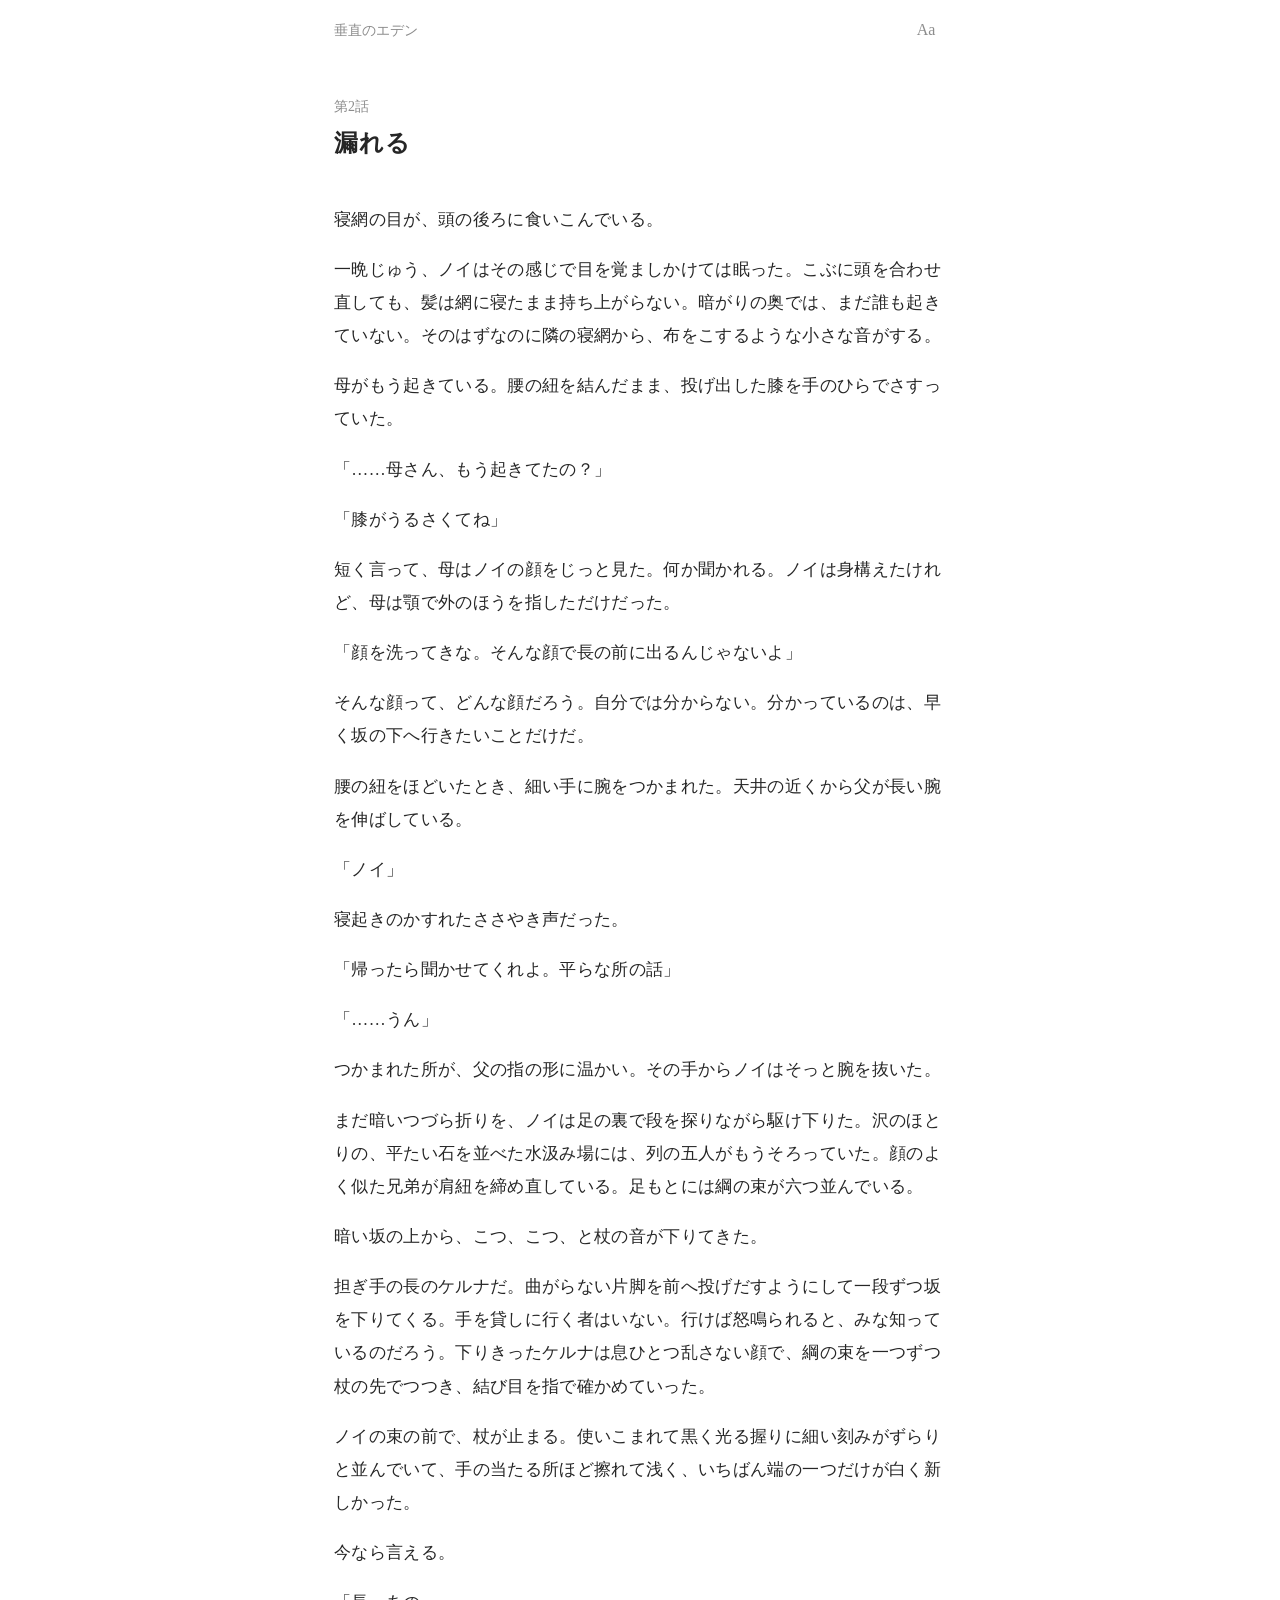
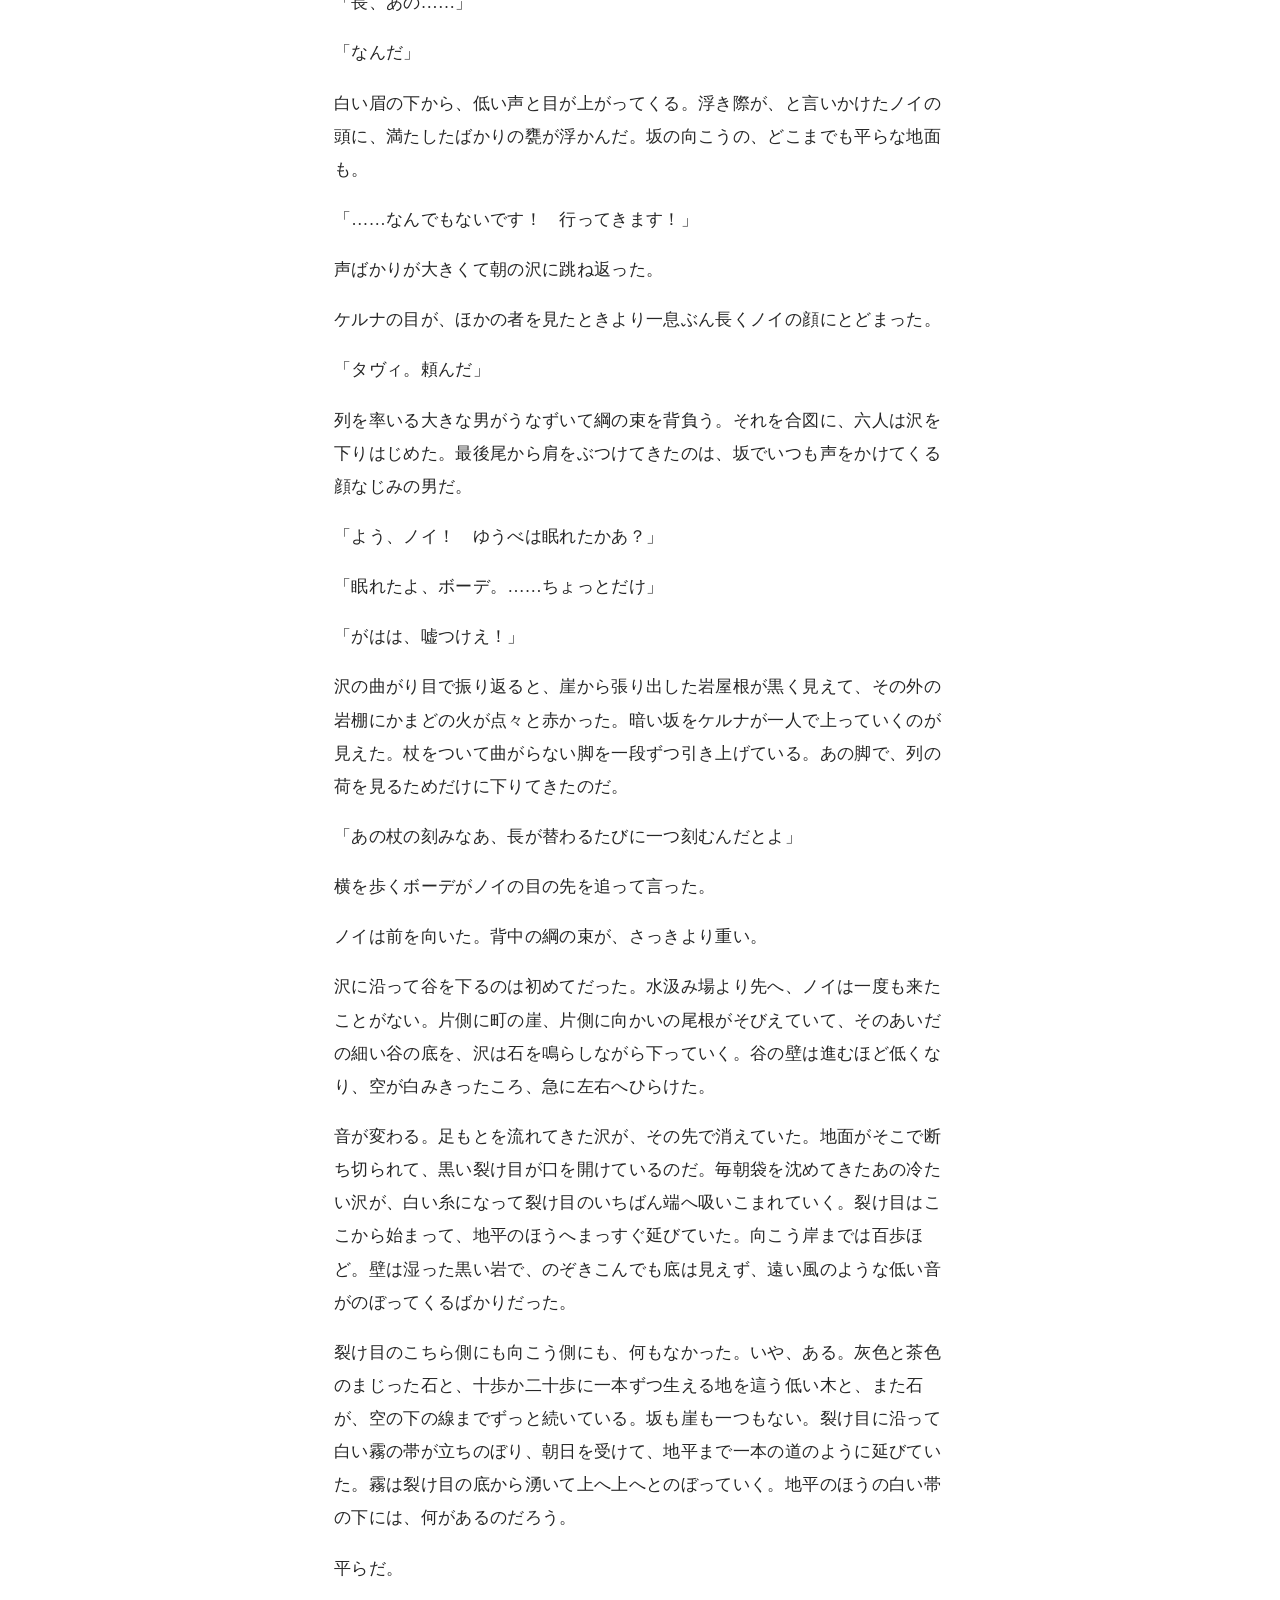
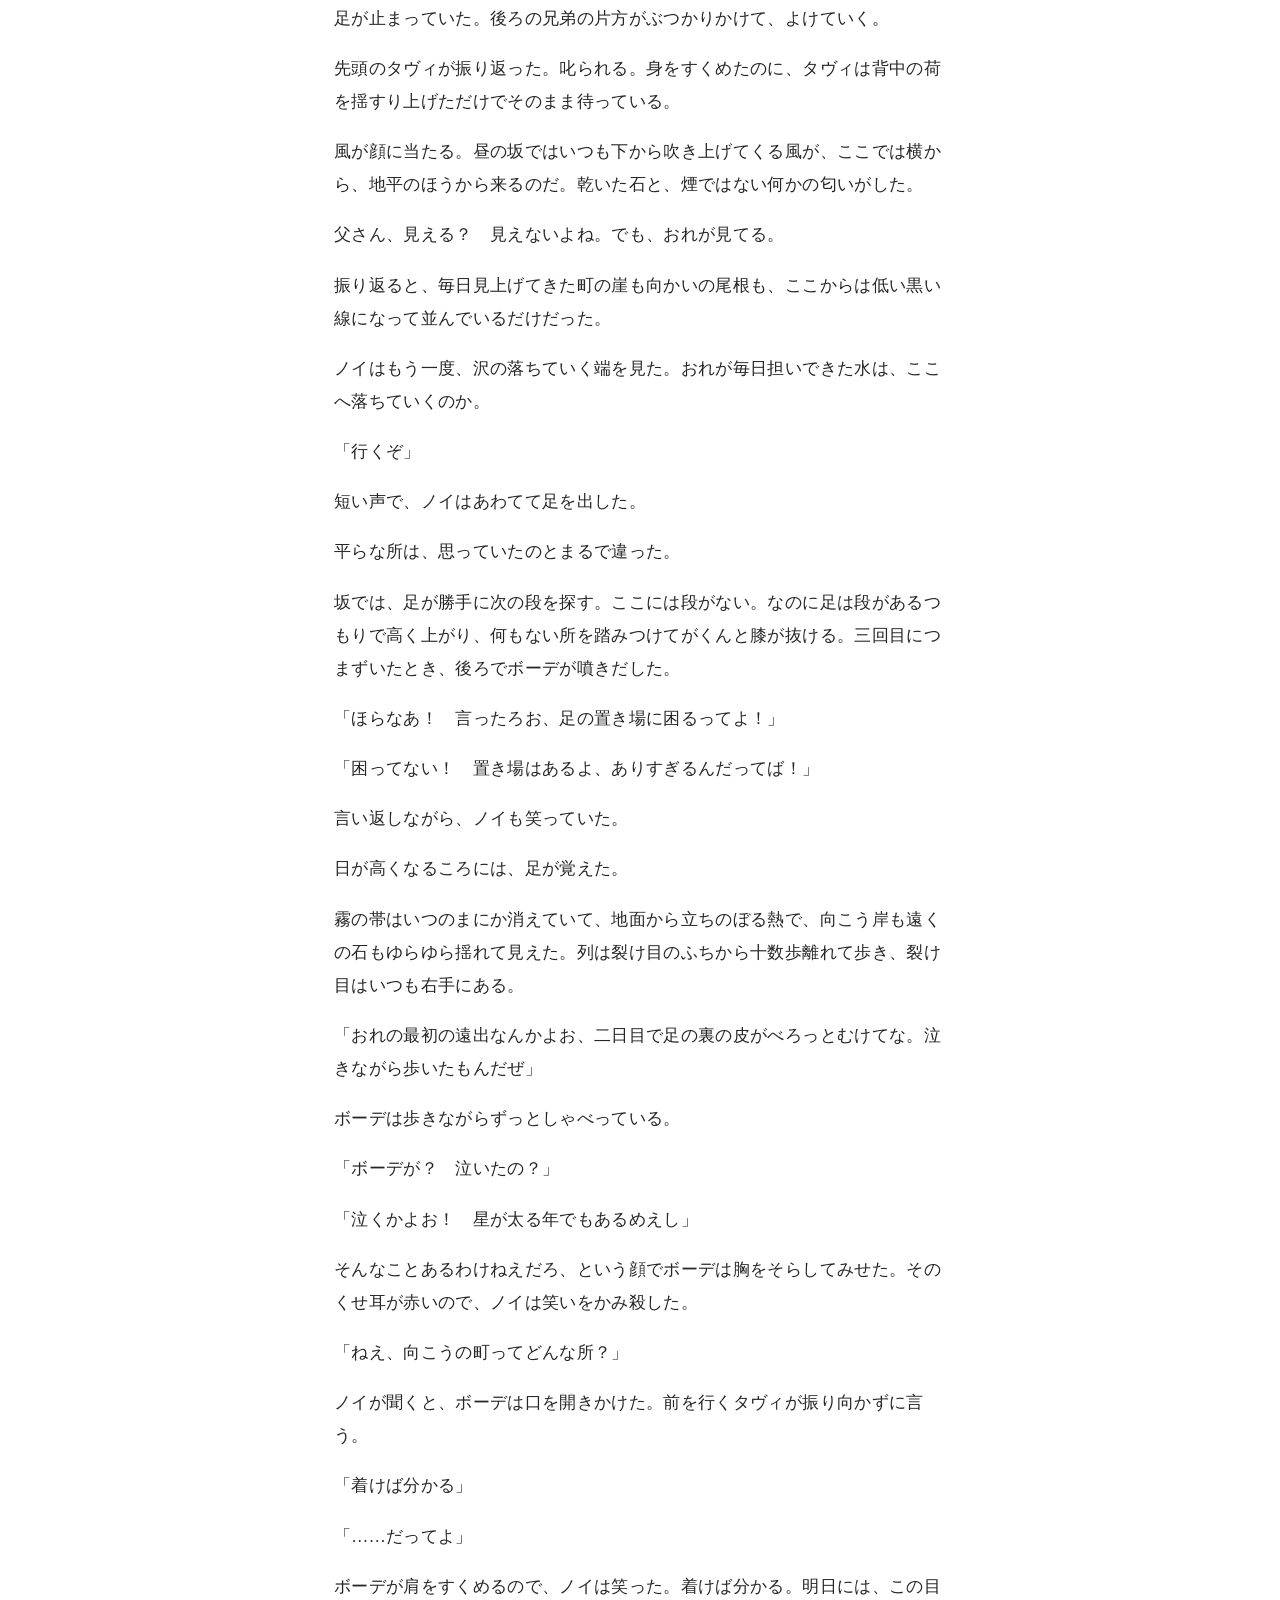
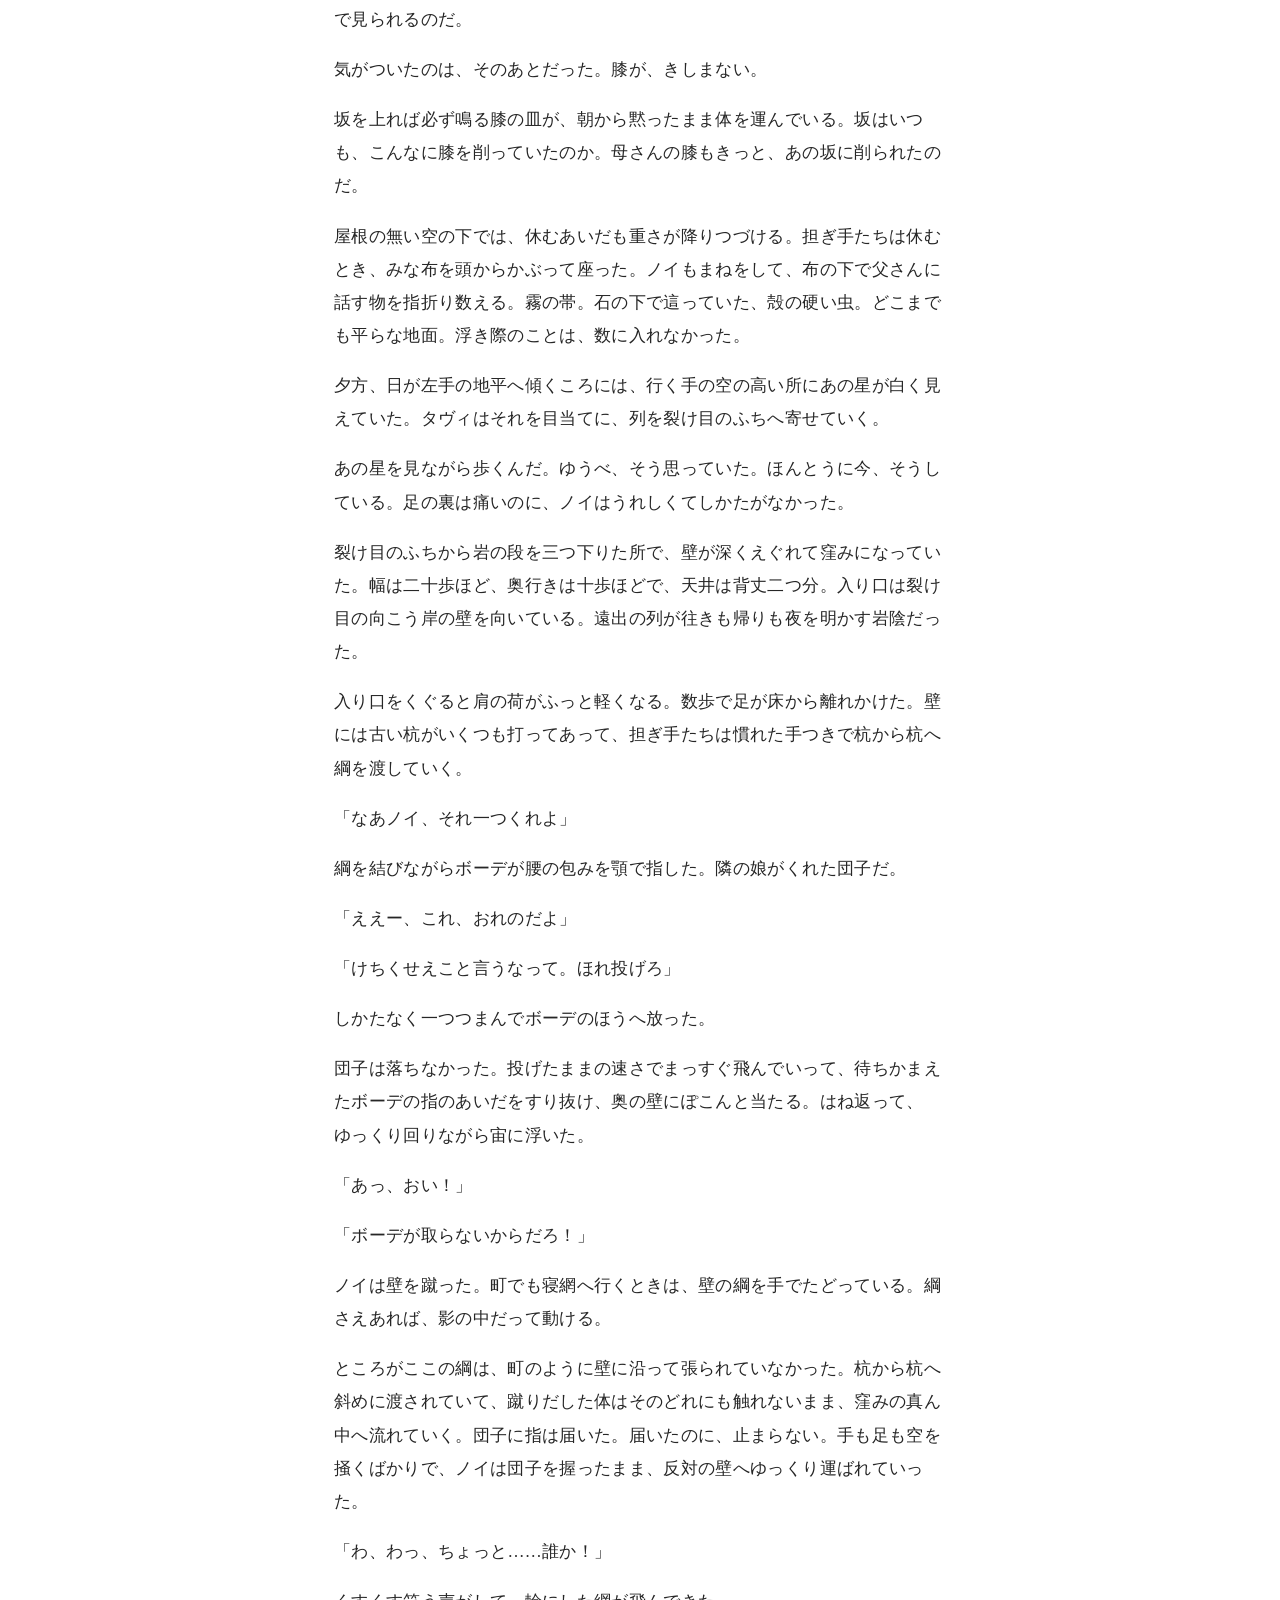
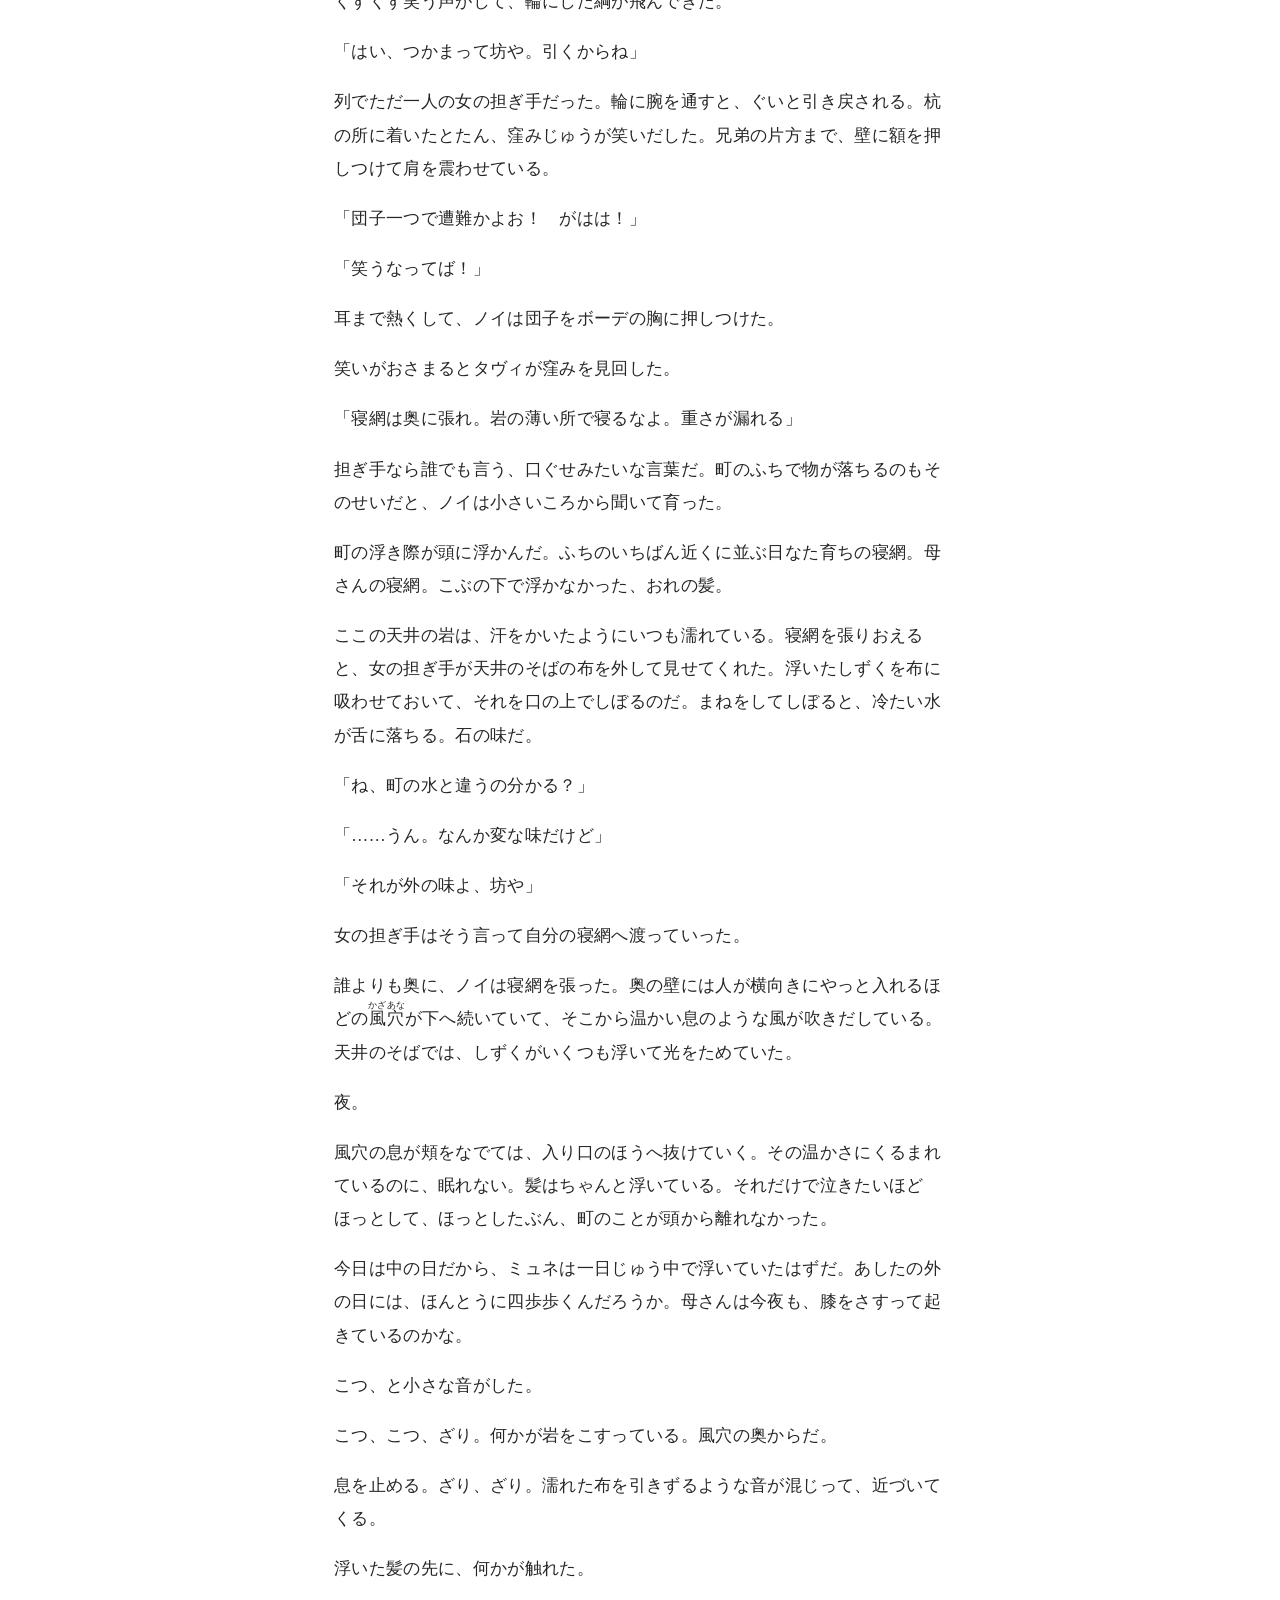
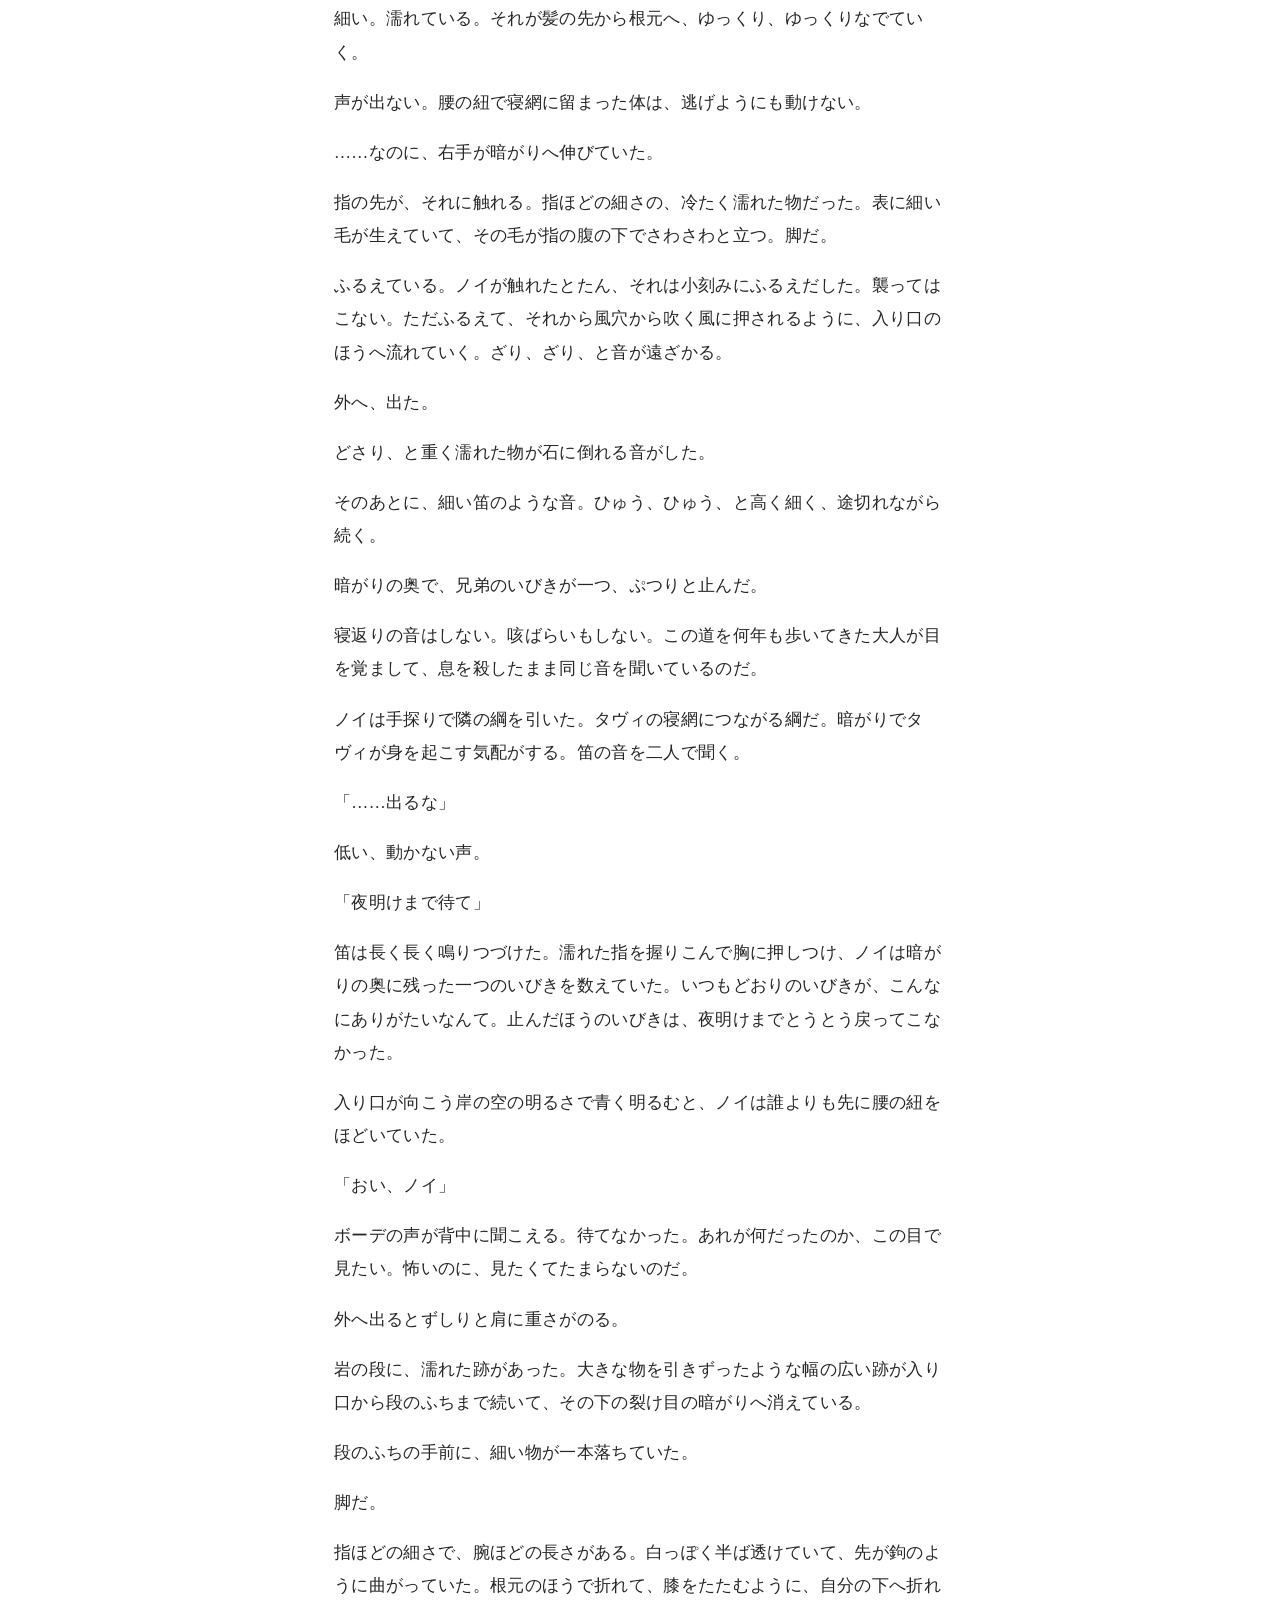
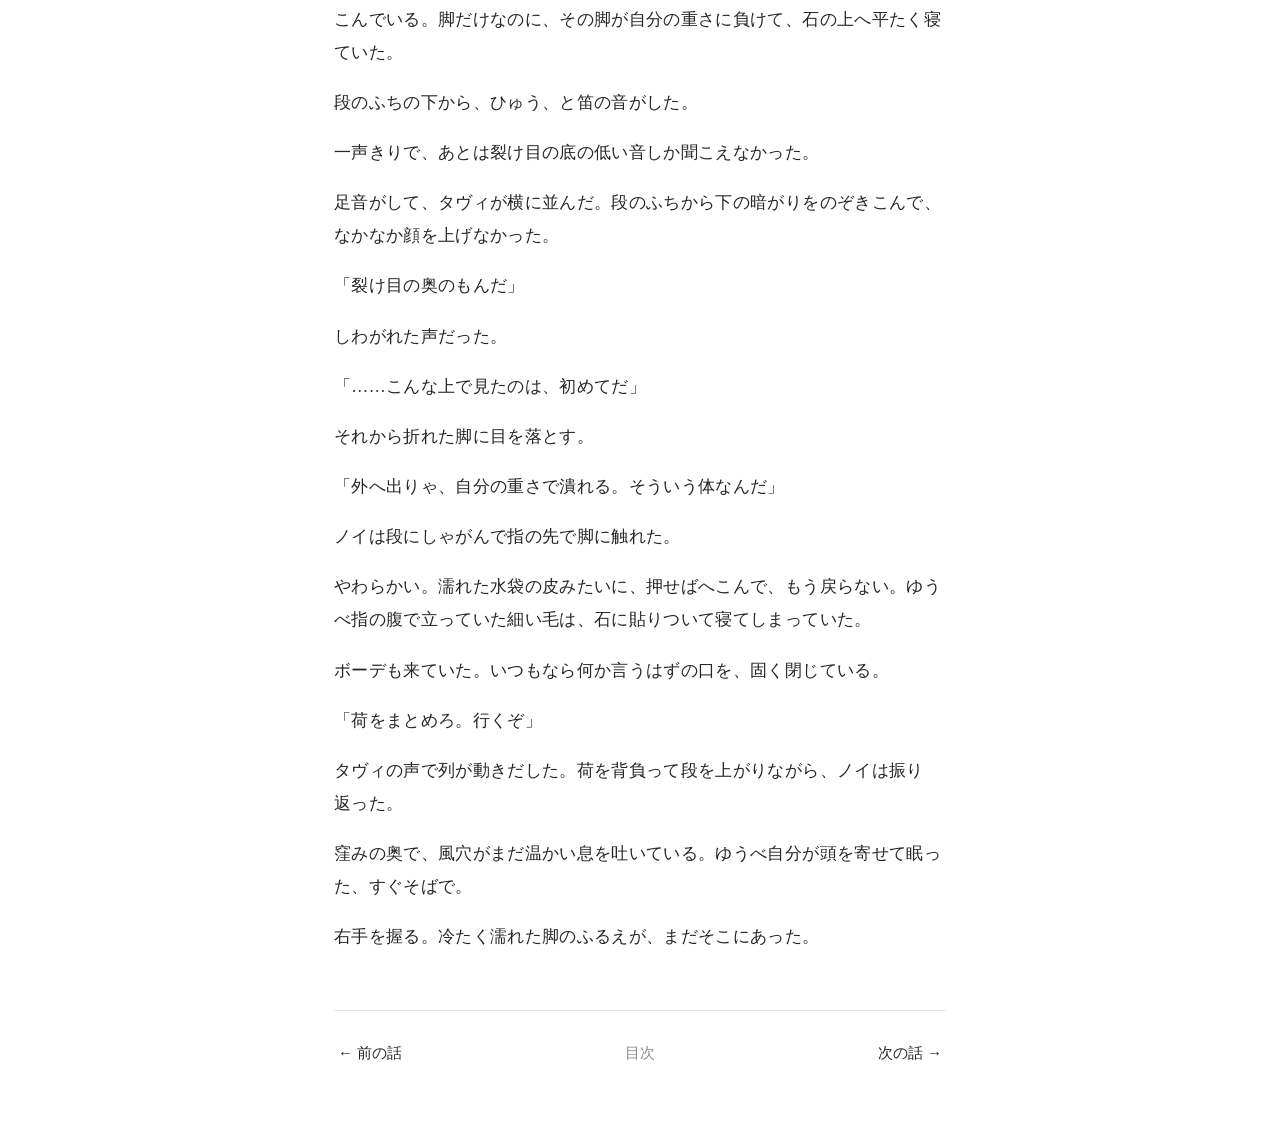
<file: 2.html>
<!DOCTYPE html>
<html lang="ja" data-size="m" data-theme="white">
<head>
<meta charset="utf-8">
<meta name="viewport" content="width=device-width, initial-scale=1">
<meta name="robots" content="noindex, nofollow">
<title>第2話 漏れる｜垂直のエデン</title>
<link rel="icon" href="data:,">
<link rel="stylesheet" href="style.css">
<script>(function(){var d=document.documentElement,p='atokara:';d.classList.add('js');try{var s=localStorage.getItem(p+'size'),t=localStorage.getItem(p+'theme');if(s)d.dataset.size=s;if(t)d.dataset.theme=t;else if(matchMedia('(prefers-color-scheme: dark)').matches)d.dataset.theme='dark';}catch(e){}})();</script>
<script src="reader.js" data-key="atokara" defer></script>
</head>
<body class="episode" data-ep="2.html">
<header class="bar">
<a class="home" href="index.html">垂直のエデン</a>
<button class="cfg-btn" type="button" aria-expanded="false" aria-controls="cfg" aria-label="文字と背景" title="文字と背景">Aa</button>
<div id="cfg" class="cfg" hidden>
<div class="row" role="group" aria-label="文字の大きさ">
<button type="button" data-size="s" class="sz-s" aria-label="小" title="小">A</button>
<button type="button" data-size="m" class="sz-m" aria-label="中" title="中">A</button>
<button type="button" data-size="l" class="sz-l" aria-label="大" title="大">A</button>
</div>
<div class="row" role="group" aria-label="背景">
<button type="button" data-theme="white" class="sw sw-white">白</button>
<button type="button" data-theme="kinari" class="sw sw-kinari">生成り</button>
<button type="button" data-theme="dark" class="sw sw-dark">黒</button>
</div>
</div>
</header>
<main class="wrap">
<header class="ep-head">
<p class="ep-no">第2話</p>
<h1 class="ep-name">漏れる</h1>
</header>
<article class="text">
<p>寝網の目が、頭の後ろに食いこんでいる。</p>
<p>一晩じゅう、ノイはその感じで目を覚ましかけては眠った。こぶに頭を合わせ直しても、髪は網に寝たまま持ち上がらない。暗がりの奥では、まだ誰も起きていない。そのはずなのに隣の寝網から、布をこするような小さな音がする。</p>
<p>母がもう起きている。腰の紐を結んだまま、投げ出した膝を手のひらでさすっていた。</p>
<p>「……母さん、もう起きてたの？」</p>
<p>「膝がうるさくてね」</p>
<p>短く言って、母はノイの顔をじっと見た。何か聞かれる。ノイは身構えたけれど、母は顎で外のほうを指しただけだった。</p>
<p>「顔を洗ってきな。そんな顔で長の前に出るんじゃないよ」</p>
<p>そんな顔って、どんな顔だろう。自分では分からない。分かっているのは、早く坂の下へ行きたいことだけだ。</p>
<p>腰の紐をほどいたとき、細い手に腕をつかまれた。天井の近くから父が長い腕を伸ばしている。</p>
<p>「ノイ」</p>
<p>寝起きのかすれたささやき声だった。</p>
<p>「帰ったら聞かせてくれよ。平らな所の話」</p>
<p>「……うん」</p>
<p>つかまれた所が、父の指の形に温かい。その手からノイはそっと腕を抜いた。</p>
<p>まだ暗いつづら折りを、ノイは足の裏で段を探りながら駆け下りた。沢のほとりの、平たい石を並べた水汲み場には、列の五人がもうそろっていた。顔のよく似た兄弟が肩紐を締め直している。足もとには綱の束が六つ並んでいる。</p>
<p>暗い坂の上から、こつ、こつ、と杖の音が下りてきた。</p>
<p>担ぎ手の長のケルナだ。曲がらない片脚を前へ投げだすようにして一段ずつ坂を下りてくる。手を貸しに行く者はいない。行けば怒鳴られると、みな知っているのだろう。下りきったケルナは息ひとつ乱さない顔で、綱の束を一つずつ杖の先でつつき、結び目を指で確かめていった。</p>
<p>ノイの束の前で、杖が止まる。使いこまれて黒く光る握りに細い刻みがずらりと並んでいて、手の当たる所ほど擦れて浅く、いちばん端の一つだけが白く新しかった。</p>
<p>今なら言える。</p>
<p>「長、あの……」</p>
<p>「なんだ」</p>
<p>白い眉の下から、低い声と目が上がってくる。浮き際が、と言いかけたノイの頭に、満たしたばかりの甕が浮かんだ。坂の向こうの、どこまでも平らな地面も。</p>
<p>「……なんでもないです！　行ってきます！」</p>
<p>声ばかりが大きくて朝の沢に跳ね返った。</p>
<p>ケルナの目が、ほかの者を見たときより一息ぶん長くノイの顔にとどまった。</p>
<p>「タヴィ。頼んだ」</p>
<p>列を率いる大きな男がうなずいて綱の束を背負う。それを合図に、六人は沢を下りはじめた。最後尾から肩をぶつけてきたのは、坂でいつも声をかけてくる顔なじみの男だ。</p>
<p>「よう、ノイ！　ゆうべは眠れたかあ？」</p>
<p>「眠れたよ、ボーデ。……ちょっとだけ」</p>
<p>「がはは、嘘つけえ！」</p>
<p>沢の曲がり目で振り返ると、崖から張り出した岩屋根が黒く見えて、その外の岩棚にかまどの火が点々と赤かった。暗い坂をケルナが一人で上っていくのが見えた。杖をついて曲がらない脚を一段ずつ引き上げている。あの脚で、列の荷を見るためだけに下りてきたのだ。</p>
<p>「あの杖の刻みなあ、長が替わるたびに一つ刻むんだとよ」</p>
<p>横を歩くボーデがノイの目の先を追って言った。</p>
<p>ノイは前を向いた。背中の綱の束が、さっきより重い。</p>
<p>沢に沿って谷を下るのは初めてだった。水汲み場より先へ、ノイは一度も来たことがない。片側に町の崖、片側に向かいの尾根がそびえていて、そのあいだの細い谷の底を、沢は石を鳴らしながら下っていく。谷の壁は進むほど低くなり、空が白みきったころ、急に左右へひらけた。</p>
<p>音が変わる。足もとを流れてきた沢が、その先で消えていた。地面がそこで断ち切られて、黒い裂け目が口を開けているのだ。毎朝袋を沈めてきたあの冷たい沢が、白い糸になって裂け目のいちばん端へ吸いこまれていく。裂け目はここから始まって、地平のほうへまっすぐ延びていた。向こう岸までは百歩ほど。壁は湿った黒い岩で、のぞきこんでも底は見えず、遠い風のような低い音がのぼってくるばかりだった。</p>
<p>裂け目のこちら側にも向こう側にも、何もなかった。いや、ある。灰色と茶色のまじった石と、十歩か二十歩に一本ずつ生える地を這う低い木と、また石が、空の下の線までずっと続いている。坂も崖も一つもない。裂け目に沿って白い霧の帯が立ちのぼり、朝日を受けて、地平まで一本の道のように延びていた。霧は裂け目の底から湧いて上へ上へとのぼっていく。地平のほうの白い帯の下には、何があるのだろう。</p>
<p>平らだ。</p>
<p>足が止まっていた。後ろの兄弟の片方がぶつかりかけて、よけていく。</p>
<p>先頭のタヴィが振り返った。叱られる。身をすくめたのに、タヴィは背中の荷を揺すり上げただけでそのまま待っている。</p>
<p>風が顔に当たる。昼の坂ではいつも下から吹き上げてくる風が、ここでは横から、地平のほうから来るのだ。乾いた石と、煙ではない何かの匂いがした。</p>
<p>父さん、見える？　見えないよね。でも、おれが見てる。</p>
<p>振り返ると、毎日見上げてきた町の崖も向かいの尾根も、ここからは低い黒い線になって並んでいるだけだった。</p>
<p>ノイはもう一度、沢の落ちていく端を見た。おれが毎日担いできた水は、ここへ落ちていくのか。</p>
<p>「行くぞ」</p>
<p>短い声で、ノイはあわてて足を出した。</p>
<p>平らな所は、思っていたのとまるで違った。</p>
<p>坂では、足が勝手に次の段を探す。ここには段がない。なのに足は段があるつもりで高く上がり、何もない所を踏みつけてがくんと膝が抜ける。三回目につまずいたとき、後ろでボーデが噴きだした。</p>
<p>「ほらなあ！　言ったろお、足の置き場に困るってよ！」</p>
<p>「困ってない！　置き場はあるよ、ありすぎるんだってば！」</p>
<p>言い返しながら、ノイも笑っていた。</p>
<p>日が高くなるころには、足が覚えた。</p>
<p>霧の帯はいつのまにか消えていて、地面から立ちのぼる熱で、向こう岸も遠くの石もゆらゆら揺れて見えた。列は裂け目のふちから十数歩離れて歩き、裂け目はいつも右手にある。</p>
<p>「おれの最初の遠出なんかよお、二日目で足の裏の皮がべろっとむけてな。泣きながら歩いたもんだぜ」</p>
<p>ボーデは歩きながらずっとしゃべっている。</p>
<p>「ボーデが？　泣いたの？」</p>
<p>「泣くかよお！　星が太る年でもあるめえし」</p>
<p>そんなことあるわけねえだろ、という顔でボーデは胸をそらしてみせた。そのくせ耳が赤いので、ノイは笑いをかみ殺した。</p>
<p>「ねえ、向こうの町ってどんな所？」</p>
<p>ノイが聞くと、ボーデは口を開きかけた。前を行くタヴィが振り向かずに言う。</p>
<p>「着けば分かる」</p>
<p>「……だってよ」</p>
<p>ボーデが肩をすくめるので、ノイは笑った。着けば分かる。明日には、この目で見られるのだ。</p>
<p>気がついたのは、そのあとだった。膝が、きしまない。</p>
<p>坂を上れば必ず鳴る膝の皿が、朝から黙ったまま体を運んでいる。坂はいつも、こんなに膝を削っていたのか。母さんの膝もきっと、あの坂に削られたのだ。</p>
<p>屋根の無い空の下では、休むあいだも重さが降りつづける。担ぎ手たちは休むとき、みな布を頭からかぶって座った。ノイもまねをして、布の下で父さんに話す物を指折り数える。霧の帯。石の下で這っていた、殻の硬い虫。どこまでも平らな地面。浮き際のことは、数に入れなかった。</p>
<p>夕方、日が左手の地平へ傾くころには、行く手の空の高い所にあの星が白く見えていた。タヴィはそれを目当てに、列を裂け目のふちへ寄せていく。</p>
<p>あの星を見ながら歩くんだ。ゆうべ、そう思っていた。ほんとうに今、そうしている。足の裏は痛いのに、ノイはうれしくてしかたがなかった。</p>
<p>裂け目のふちから岩の段を三つ下りた所で、壁が深くえぐれて窪みになっていた。幅は二十歩ほど、奥行きは十歩ほどで、天井は背丈二つ分。入り口は裂け目の向こう岸の壁を向いている。遠出の列が往きも帰りも夜を明かす岩陰だった。</p>
<p>入り口をくぐると肩の荷がふっと軽くなる。数歩で足が床から離れかけた。壁には古い杭がいくつも打ってあって、担ぎ手たちは慣れた手つきで杭から杭へ綱を渡していく。</p>
<p>「なあノイ、それ一つくれよ」</p>
<p>綱を結びながらボーデが腰の包みを顎で指した。隣の娘がくれた団子だ。</p>
<p>「ええー、これ、おれのだよ」</p>
<p>「けちくせえこと言うなって。ほれ投げろ」</p>
<p>しかたなく一つつまんでボーデのほうへ放った。</p>
<p>団子は落ちなかった。投げたままの速さでまっすぐ飛んでいって、待ちかまえたボーデの指のあいだをすり抜け、奥の壁にぽこんと当たる。はね返って、ゆっくり回りながら宙に浮いた。</p>
<p>「あっ、おい！」</p>
<p>「ボーデが取らないからだろ！」</p>
<p>ノイは壁を蹴った。町でも寝網へ行くときは、壁の綱を手でたどっている。綱さえあれば、影の中だって動ける。</p>
<p>ところがここの綱は、町のように壁に沿って張られていなかった。杭から杭へ斜めに渡されていて、蹴りだした体はそのどれにも触れないまま、窪みの真ん中へ流れていく。団子に指は届いた。届いたのに、止まらない。手も足も空を掻くばかりで、ノイは団子を握ったまま、反対の壁へゆっくり運ばれていった。</p>
<p>「わ、わっ、ちょっと……誰か！」</p>
<p>くすくす笑う声がして、輪にした綱が飛んできた。</p>
<p>「はい、つかまって坊や。引くからね」</p>
<p>列でただ一人の女の担ぎ手だった。輪に腕を通すと、ぐいと引き戻される。杭の所に着いたとたん、窪みじゅうが笑いだした。兄弟の片方まで、壁に額を押しつけて肩を震わせている。</p>
<p>「団子一つで遭難かよお！　がはは！」</p>
<p>「笑うなってば！」</p>
<p>耳まで熱くして、ノイは団子をボーデの胸に押しつけた。</p>
<p>笑いがおさまるとタヴィが窪みを見回した。</p>
<p>「寝網は奥に張れ。岩の薄い所で寝るなよ。重さが漏れる」</p>
<p>担ぎ手なら誰でも言う、口ぐせみたいな言葉だ。町のふちで物が落ちるのもそのせいだと、ノイは小さいころから聞いて育った。</p>
<p>町の浮き際が頭に浮かんだ。ふちのいちばん近くに並ぶ日なた育ちの寝網。母さんの寝網。こぶの下で浮かなかった、おれの髪。</p>
<p>ここの天井の岩は、汗をかいたようにいつも濡れている。寝網を張りおえると、女の担ぎ手が天井のそばの布を外して見せてくれた。浮いたしずくを布に吸わせておいて、それを口の上でしぼるのだ。まねをしてしぼると、冷たい水が舌に落ちる。石の味だ。</p>
<p>「ね、町の水と違うの分かる？」</p>
<p>「……うん。なんか変な味だけど」</p>
<p>「それが外の味よ、坊や」</p>
<p>女の担ぎ手はそう言って自分の寝網へ渡っていった。</p>
<p>誰よりも奥に、ノイは寝網を張った。奥の壁には人が横向きにやっと入れるほどの<ruby>風穴<rp>(</rp><rt>かざあな</rt><rp>)</rp></ruby>が下へ続いていて、そこから温かい息のような風が吹きだしている。天井のそばでは、しずくがいくつも浮いて光をためていた。</p>
<p>夜。</p>
<p>風穴の息が頬をなでては、入り口のほうへ抜けていく。その温かさにくるまれているのに、眠れない。髪はちゃんと浮いている。それだけで泣きたいほどほっとして、ほっとしたぶん、町のことが頭から離れなかった。</p>
<p>今日は中の日だから、ミュネは一日じゅう中で浮いていたはずだ。あしたの外の日には、ほんとうに四歩歩くんだろうか。母さんは今夜も、膝をさすって起きているのかな。</p>
<p>こつ、と小さな音がした。</p>
<p>こつ、こつ、ざり。何かが岩をこすっている。風穴の奥からだ。</p>
<p>息を止める。ざり、ざり。濡れた布を引きずるような音が混じって、近づいてくる。</p>
<p>浮いた髪の先に、何かが触れた。</p>
<p>細い。濡れている。それが髪の先から根元へ、ゆっくり、ゆっくりなでていく。</p>
<p>声が出ない。腰の紐で寝網に留まった体は、逃げようにも動けない。</p>
<p>……なのに、右手が暗がりへ伸びていた。</p>
<p>指の先が、それに触れる。指ほどの細さの、冷たく濡れた物だった。表に細い毛が生えていて、その毛が指の腹の下でさわさわと立つ。脚だ。</p>
<p>ふるえている。ノイが触れたとたん、それは小刻みにふるえだした。襲ってはこない。ただふるえて、それから風穴から吹く風に押されるように、入り口のほうへ流れていく。ざり、ざり、と音が遠ざかる。</p>
<p>外へ、出た。</p>
<p>どさり、と重く濡れた物が石に倒れる音がした。</p>
<p>そのあとに、細い笛のような音。ひゅう、ひゅう、と高く細く、途切れながら続く。</p>
<p>暗がりの奥で、兄弟のいびきが一つ、ぷつりと止んだ。</p>
<p>寝返りの音はしない。咳ばらいもしない。この道を何年も歩いてきた大人が目を覚まして、息を殺したまま同じ音を聞いているのだ。</p>
<p>ノイは手探りで隣の綱を引いた。タヴィの寝網につながる綱だ。暗がりでタヴィが身を起こす気配がする。笛の音を二人で聞く。</p>
<p>「……出るな」</p>
<p>低い、動かない声。</p>
<p>「夜明けまで待て」</p>
<p>笛は長く長く鳴りつづけた。濡れた指を握りこんで胸に押しつけ、ノイは暗がりの奥に残った一つのいびきを数えていた。いつもどおりのいびきが、こんなにありがたいなんて。止んだほうのいびきは、夜明けまでとうとう戻ってこなかった。</p>
<p>入り口が向こう岸の空の明るさで青く明るむと、ノイは誰よりも先に腰の紐をほどいていた。</p>
<p>「おい、ノイ」</p>
<p>ボーデの声が背中に聞こえる。待てなかった。あれが何だったのか、この目で見たい。怖いのに、見たくてたまらないのだ。</p>
<p>外へ出るとずしりと肩に重さがのる。</p>
<p>岩の段に、濡れた跡があった。大きな物を引きずったような幅の広い跡が入り口から段のふちまで続いて、その下の裂け目の暗がりへ消えている。</p>
<p>段のふちの手前に、細い物が一本落ちていた。</p>
<p>脚だ。</p>
<p>指ほどの細さで、腕ほどの長さがある。白っぽく半ば透けていて、先が鉤のように曲がっていた。根元のほうで折れて、膝をたたむように、自分の下へ折れこんでいる。脚だけなのに、その脚が自分の重さに負けて、石の上へ平たく寝ていた。</p>
<p>段のふちの下から、ひゅう、と笛の音がした。</p>
<p>一声きりで、あとは裂け目の底の低い音しか聞こえなかった。</p>
<p>足音がして、タヴィが横に並んだ。段のふちから下の暗がりをのぞきこんで、なかなか顔を上げなかった。</p>
<p>「裂け目の奥のもんだ」</p>
<p>しわがれた声だった。</p>
<p>「……こんな上で見たのは、初めてだ」</p>
<p>それから折れた脚に目を落とす。</p>
<p>「外へ出りゃ、自分の重さで潰れる。そういう体なんだ」</p>
<p>ノイは段にしゃがんで指の先で脚に触れた。</p>
<p>やわらかい。濡れた水袋の皮みたいに、押せばへこんで、もう戻らない。ゆうべ指の腹で立っていた細い毛は、石に貼りついて寝てしまっていた。</p>
<p>ボーデも来ていた。いつもなら何か言うはずの口を、固く閉じている。</p>
<p>「荷をまとめろ。行くぞ」</p>
<p>タヴィの声で列が動きだした。荷を背負って段を上がりながら、ノイは振り返った。</p>
<p>窪みの奥で、風穴がまだ温かい息を吐いている。ゆうべ自分が頭を寄せて眠った、すぐそばで。</p>
<p>右手を握る。冷たく濡れた脚のふるえが、まだそこにあった。</p>
</article>
<nav class="pager">
<a class="prev" href="1.html" rel="prev">← 前の話</a>
<a class="toc-link" href="index.html">目次</a>
<a class="next" href="3.html" rel="next">次の話 →</a>
</nav>
</main>
</body>
</html>
</file>
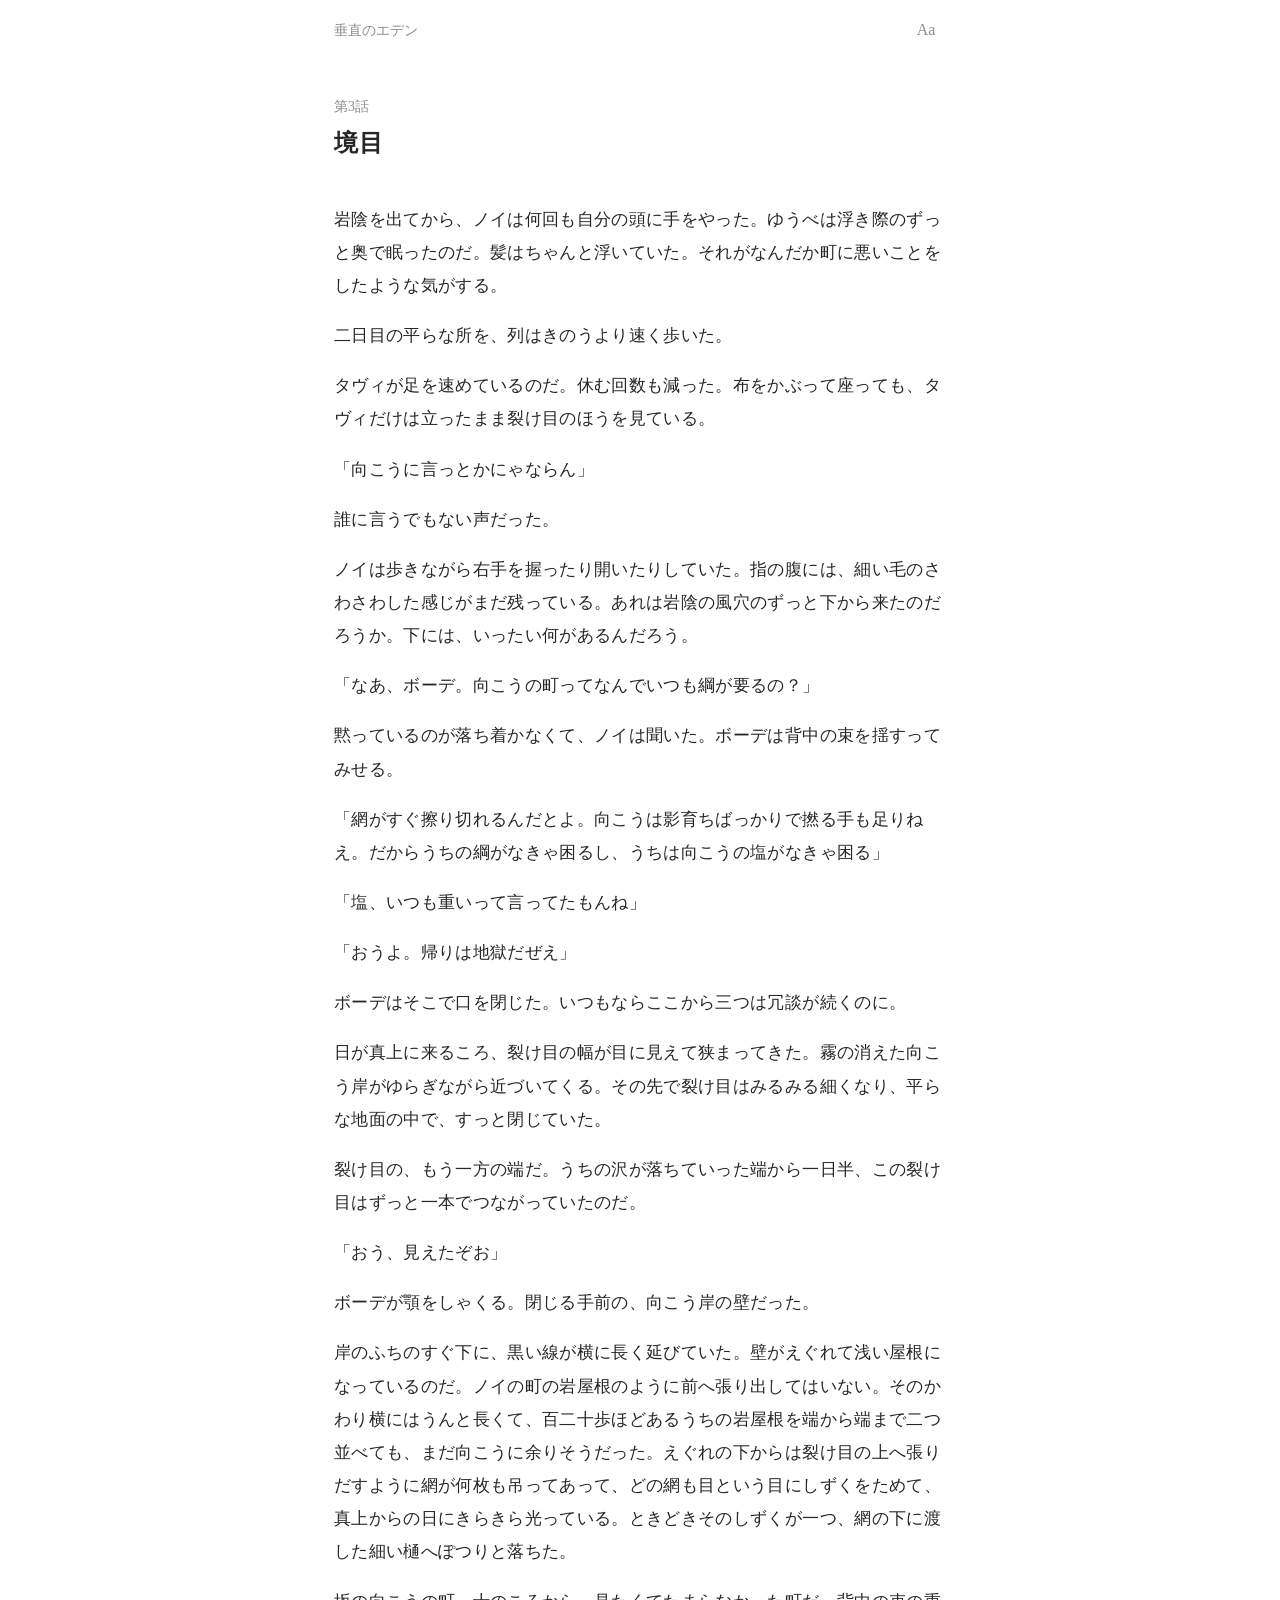
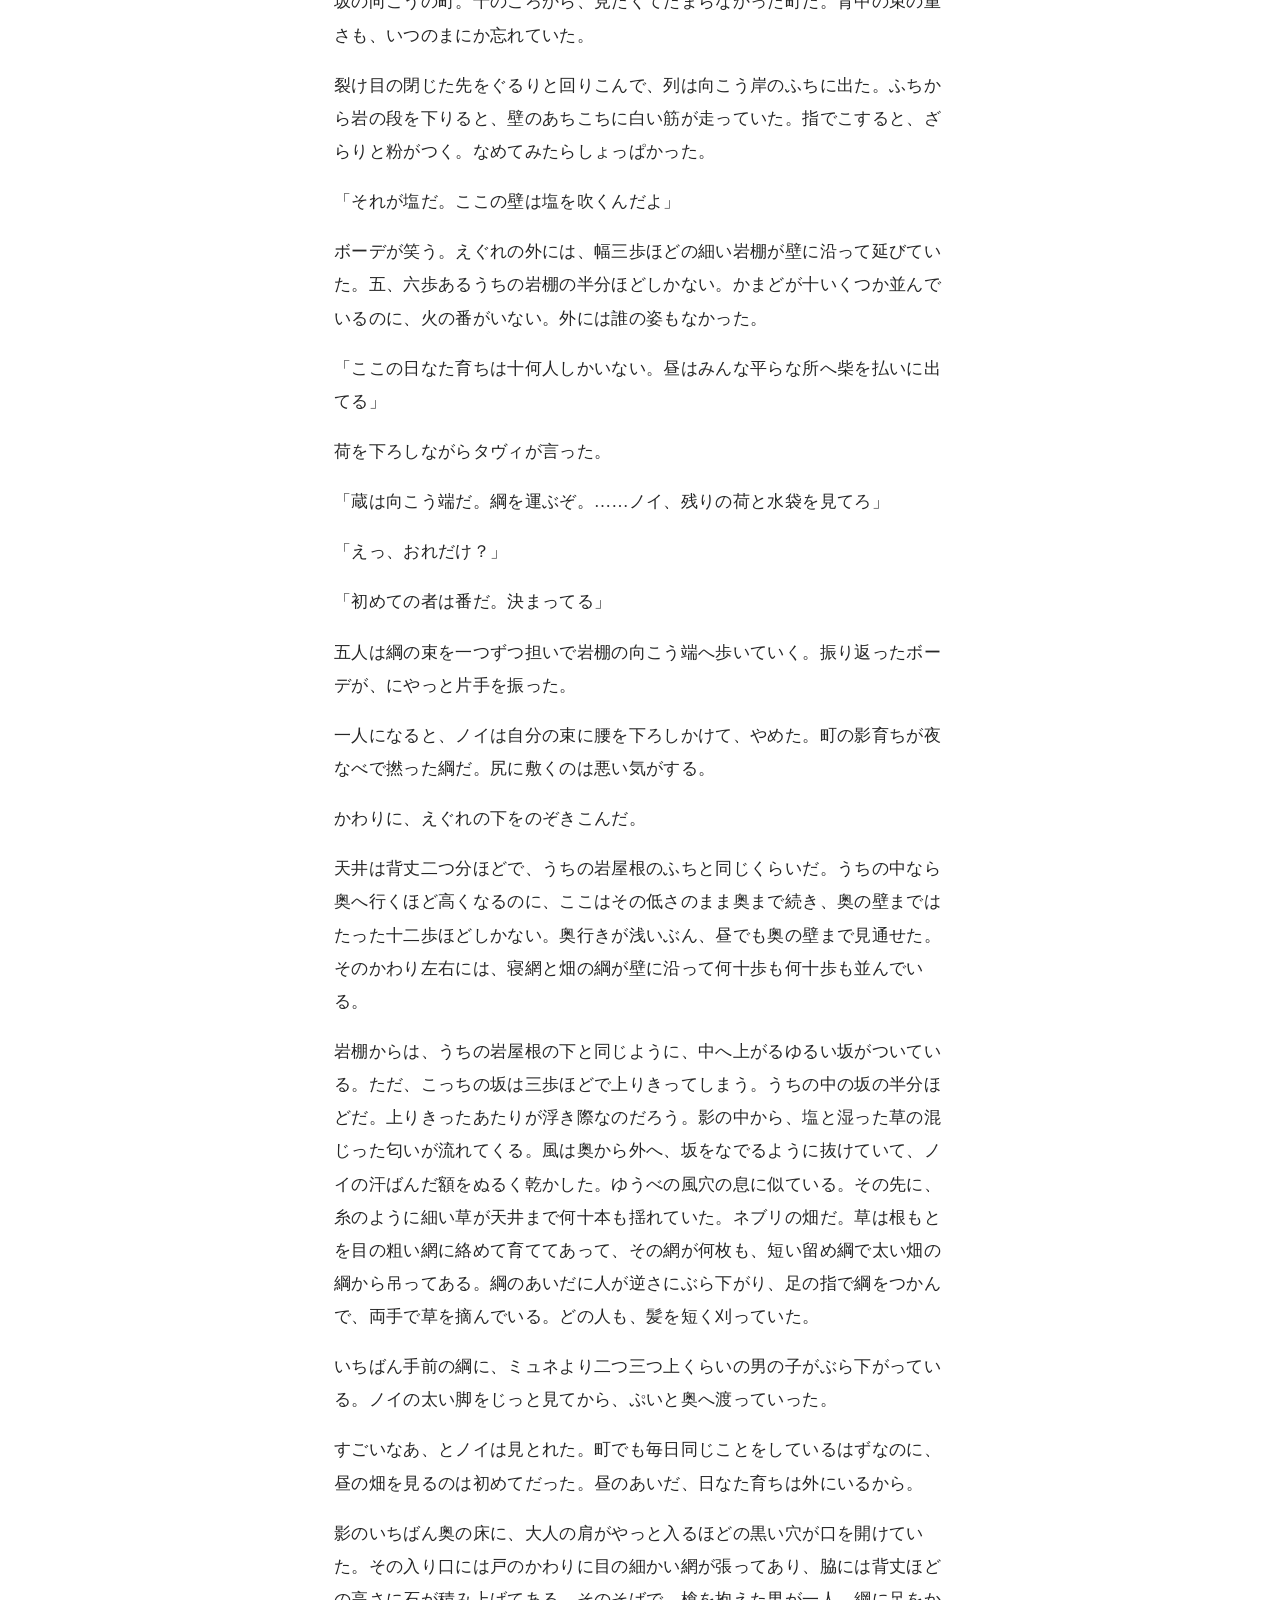
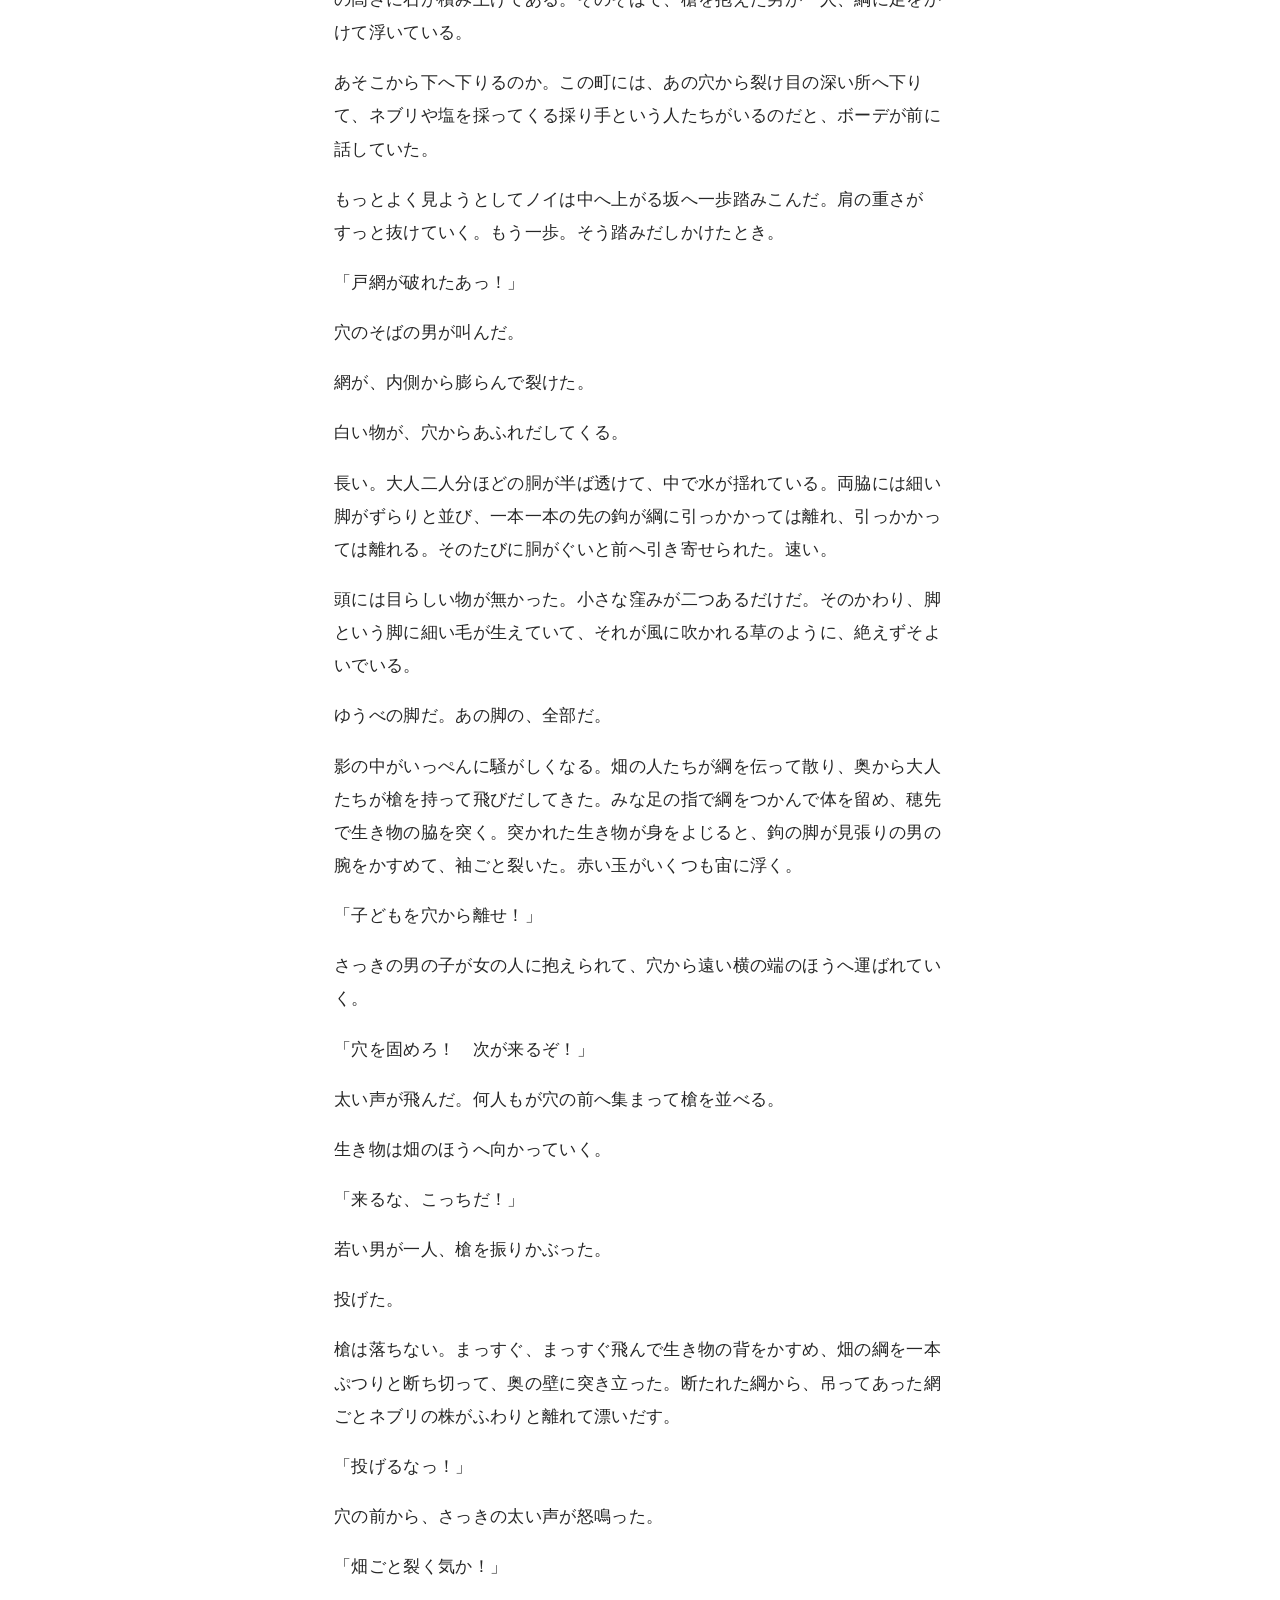
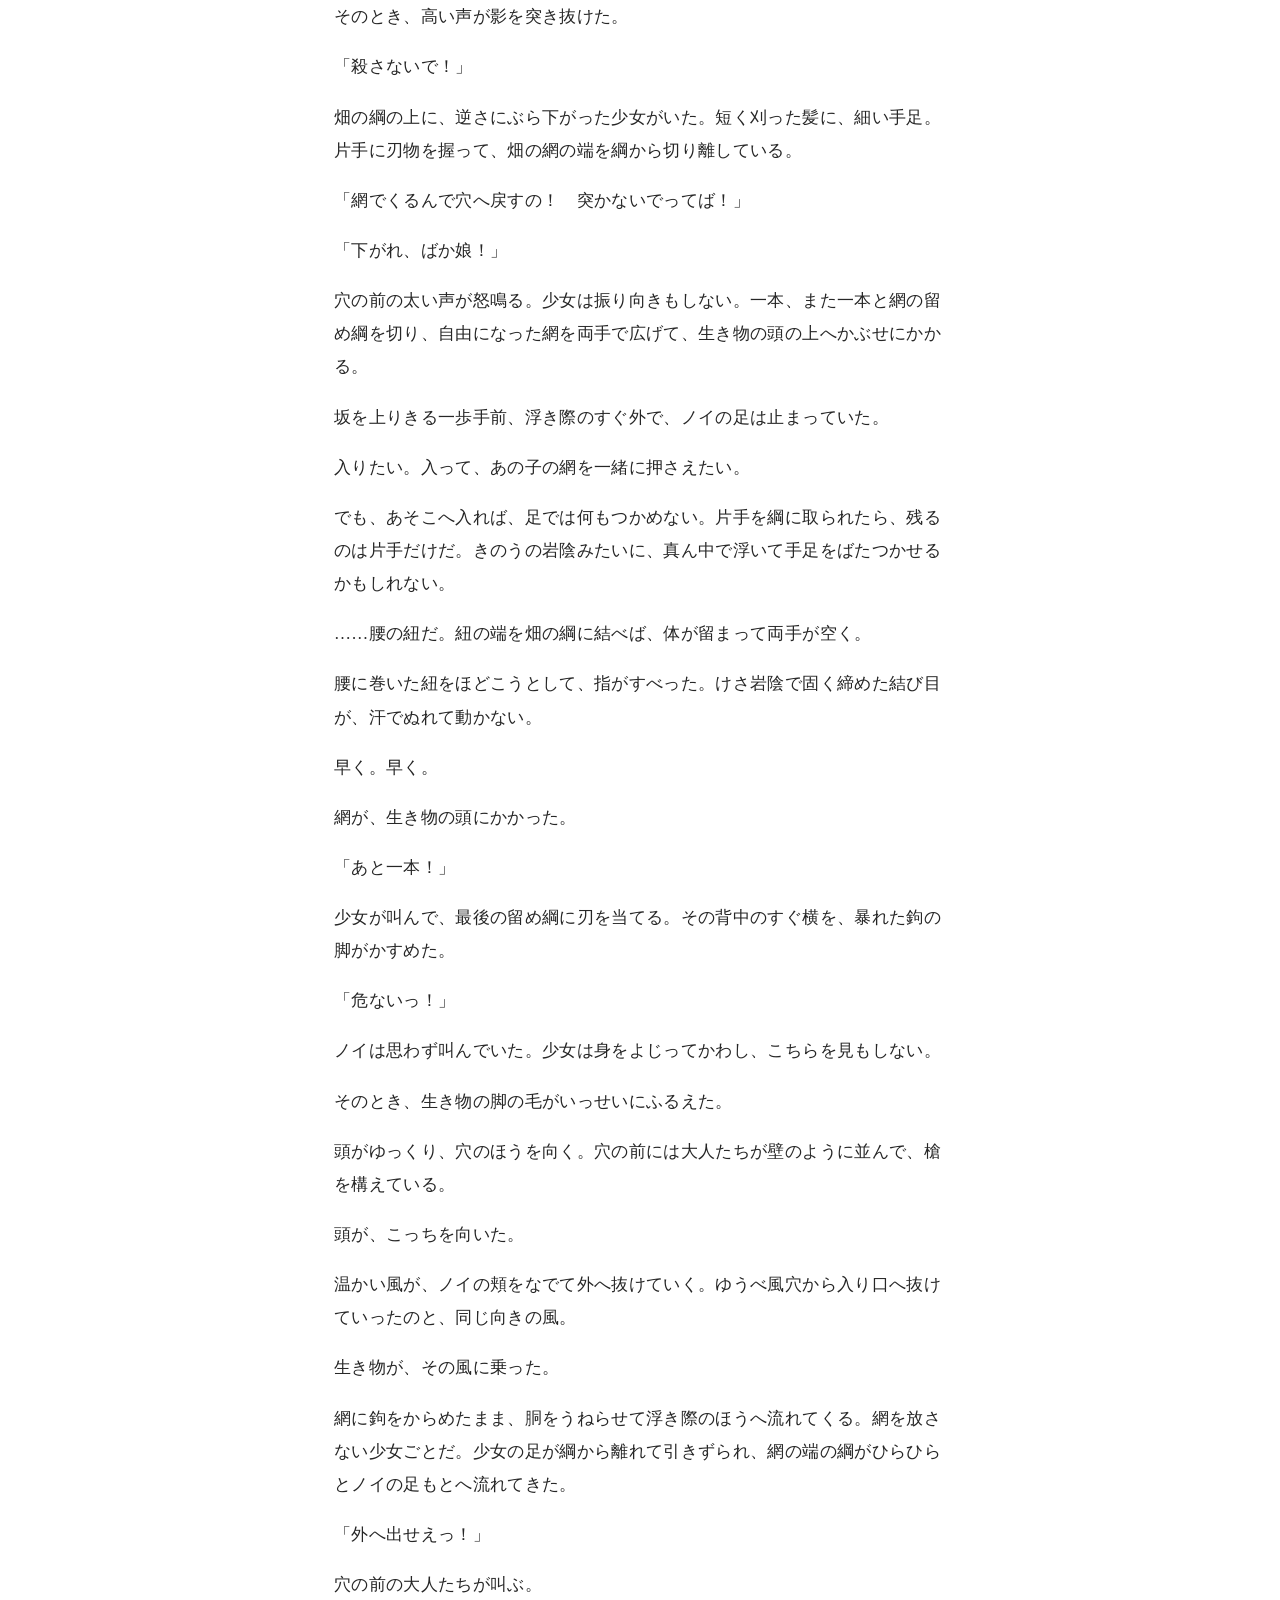
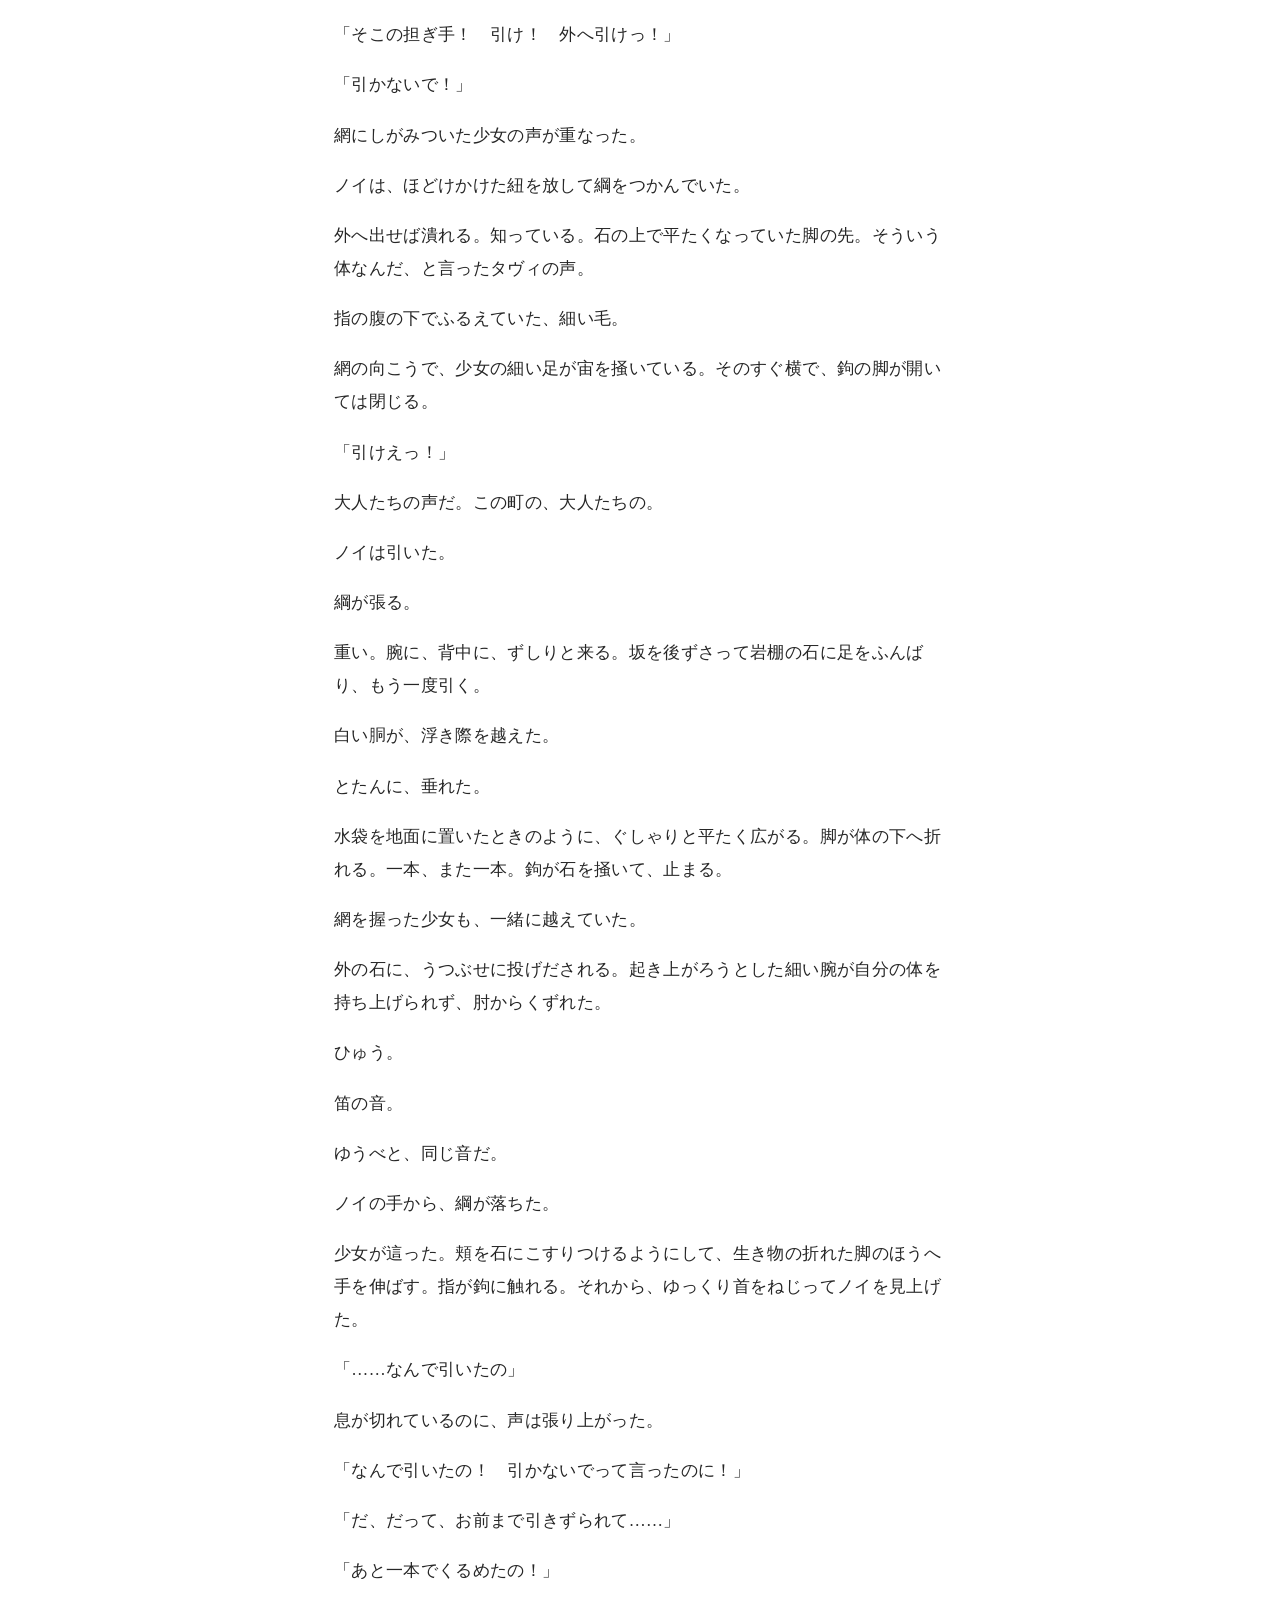
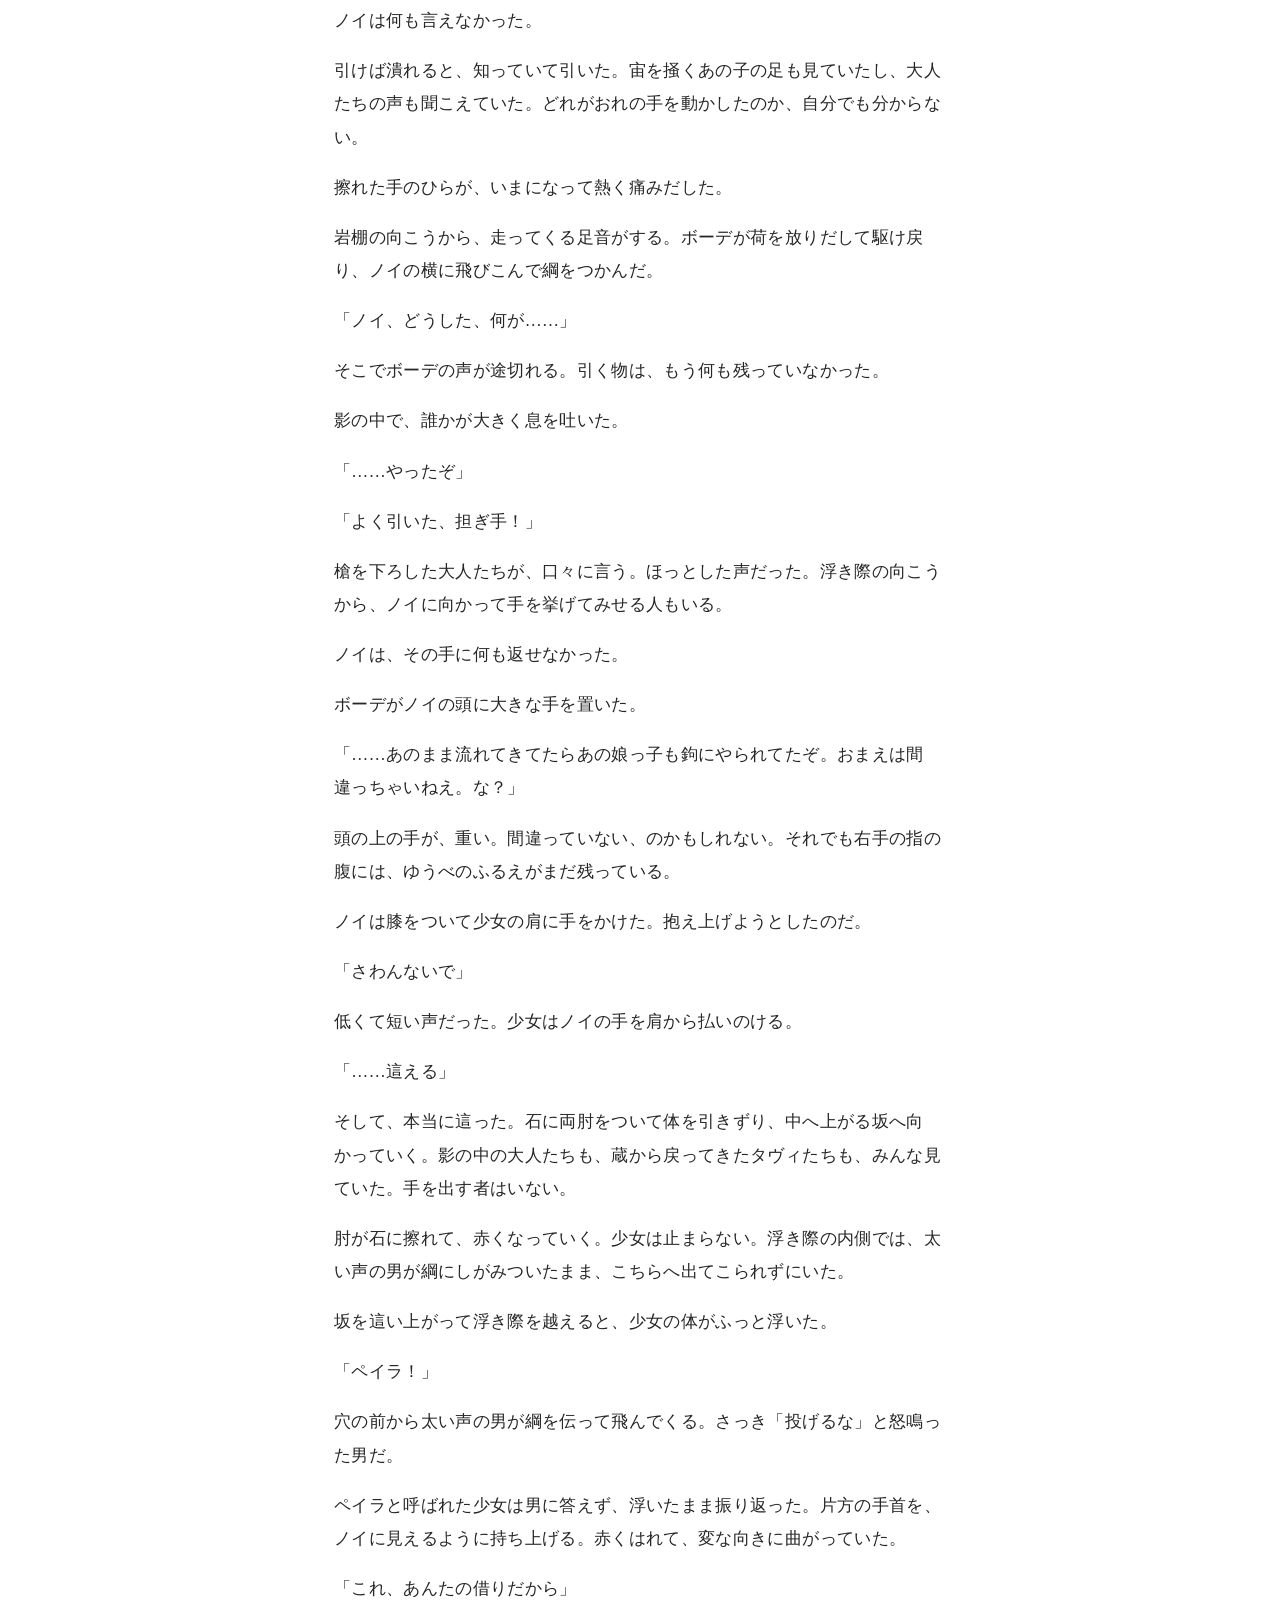
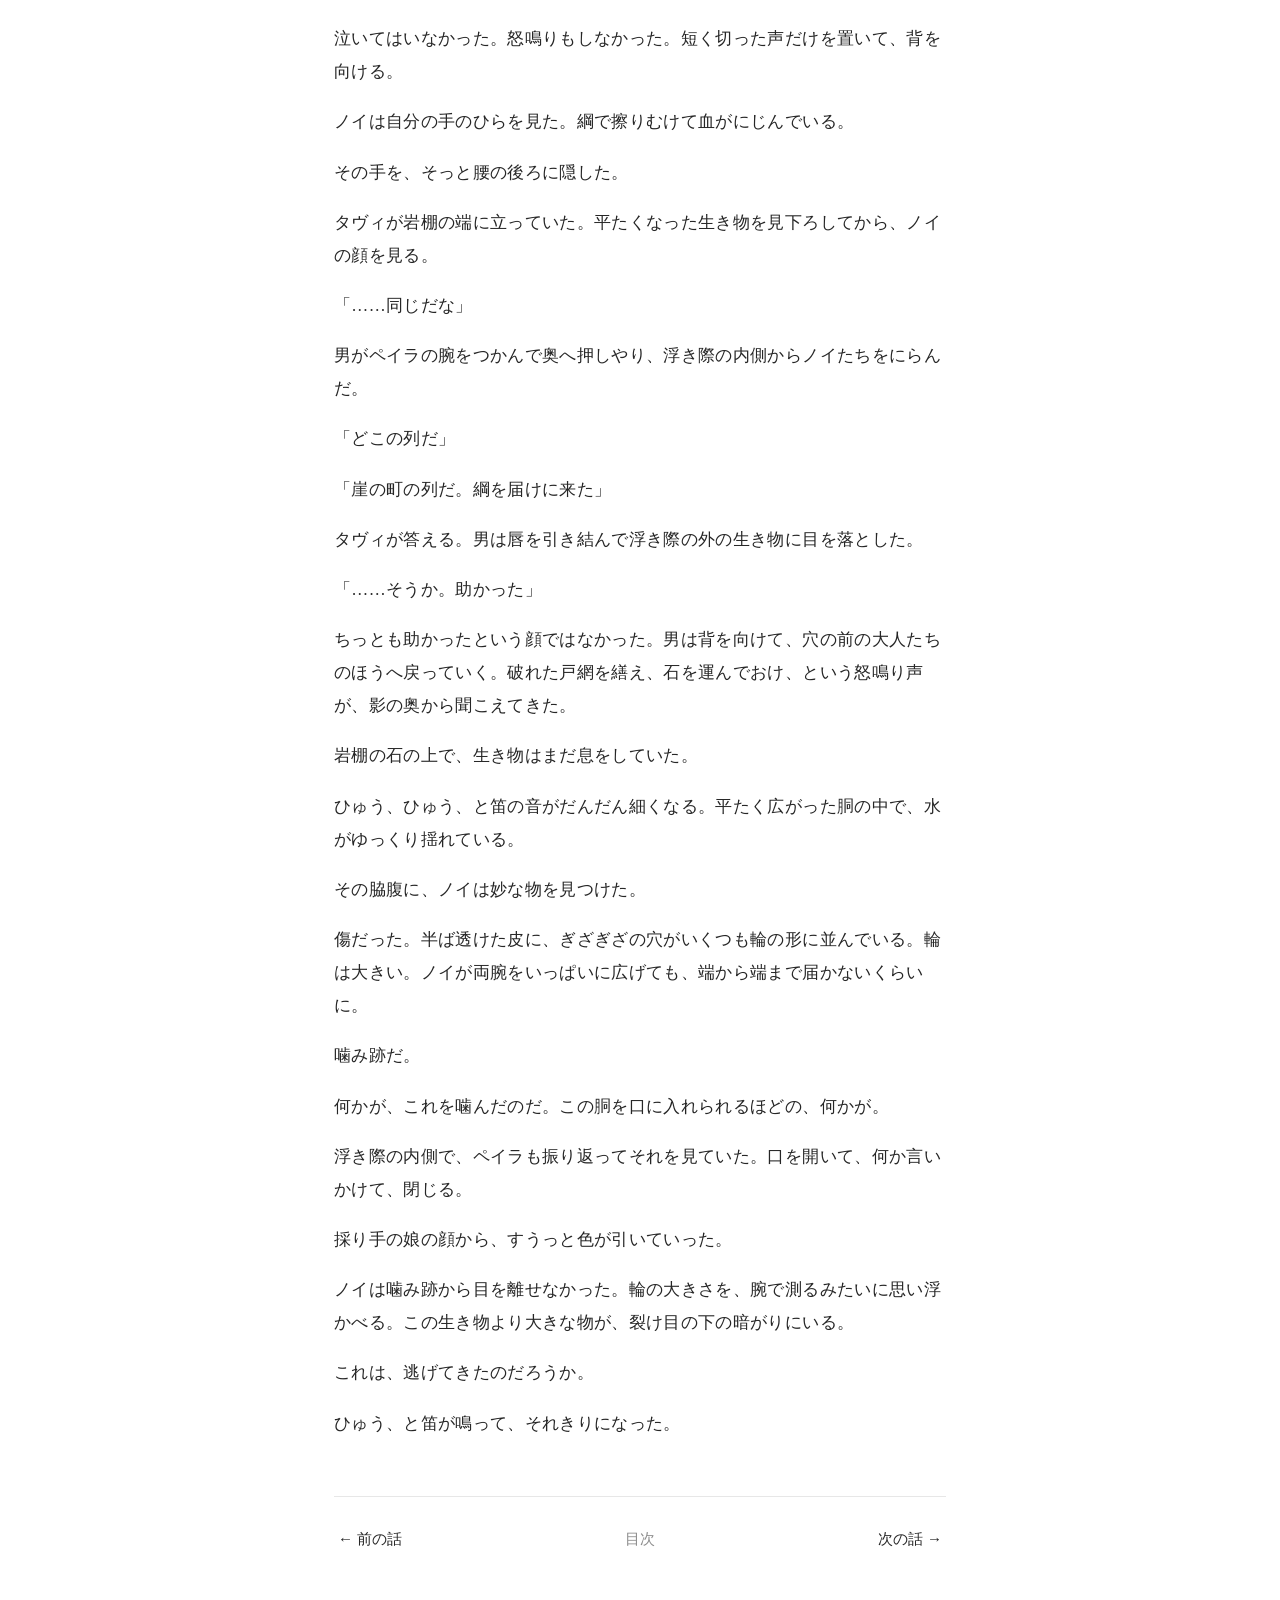
<file: 3.html>
<!DOCTYPE html>
<html lang="ja" data-size="m" data-theme="white">
<head>
<meta charset="utf-8">
<meta name="viewport" content="width=device-width, initial-scale=1">
<meta name="robots" content="noindex, nofollow">
<title>第3話 境目｜垂直のエデン</title>
<link rel="icon" href="data:,">
<link rel="stylesheet" href="style.css">
<script>(function(){var d=document.documentElement,p='atokara:';d.classList.add('js');try{var s=localStorage.getItem(p+'size'),t=localStorage.getItem(p+'theme');if(s)d.dataset.size=s;if(t)d.dataset.theme=t;else if(matchMedia('(prefers-color-scheme: dark)').matches)d.dataset.theme='dark';}catch(e){}})();</script>
<script src="reader.js" data-key="atokara" defer></script>
</head>
<body class="episode" data-ep="3.html">
<header class="bar">
<a class="home" href="index.html">垂直のエデン</a>
<button class="cfg-btn" type="button" aria-expanded="false" aria-controls="cfg" aria-label="文字と背景" title="文字と背景">Aa</button>
<div id="cfg" class="cfg" hidden>
<div class="row" role="group" aria-label="文字の大きさ">
<button type="button" data-size="s" class="sz-s" aria-label="小" title="小">A</button>
<button type="button" data-size="m" class="sz-m" aria-label="中" title="中">A</button>
<button type="button" data-size="l" class="sz-l" aria-label="大" title="大">A</button>
</div>
<div class="row" role="group" aria-label="背景">
<button type="button" data-theme="white" class="sw sw-white">白</button>
<button type="button" data-theme="kinari" class="sw sw-kinari">生成り</button>
<button type="button" data-theme="dark" class="sw sw-dark">黒</button>
</div>
</div>
</header>
<main class="wrap">
<header class="ep-head">
<p class="ep-no">第3話</p>
<h1 class="ep-name">境目</h1>
</header>
<article class="text">
<p>岩陰を出てから、ノイは何回も自分の頭に手をやった。ゆうべは浮き際のずっと奥で眠ったのだ。髪はちゃんと浮いていた。それがなんだか町に悪いことをしたような気がする。</p>
<p>二日目の平らな所を、列はきのうより速く歩いた。</p>
<p>タヴィが足を速めているのだ。休む回数も減った。布をかぶって座っても、タヴィだけは立ったまま裂け目のほうを見ている。</p>
<p>「向こうに言っとかにゃならん」</p>
<p>誰に言うでもない声だった。</p>
<p>ノイは歩きながら右手を握ったり開いたりしていた。指の腹には、細い毛のさわさわした感じがまだ残っている。あれは岩陰の風穴のずっと下から来たのだろうか。下には、いったい何があるんだろう。</p>
<p>「なあ、ボーデ。向こうの町ってなんでいつも綱が要るの？」</p>
<p>黙っているのが落ち着かなくて、ノイは聞いた。ボーデは背中の束を揺すってみせる。</p>
<p>「網がすぐ擦り切れるんだとよ。向こうは影育ちばっかりで撚る手も足りねえ。だからうちの綱がなきゃ困るし、うちは向こうの塩がなきゃ困る」</p>
<p>「塩、いつも重いって言ってたもんね」</p>
<p>「おうよ。帰りは地獄だぜえ」</p>
<p>ボーデはそこで口を閉じた。いつもならここから三つは冗談が続くのに。</p>
<p>日が真上に来るころ、裂け目の幅が目に見えて狭まってきた。霧の消えた向こう岸がゆらぎながら近づいてくる。その先で裂け目はみるみる細くなり、平らな地面の中で、すっと閉じていた。</p>
<p>裂け目の、もう一方の端だ。うちの沢が落ちていった端から一日半、この裂け目はずっと一本でつながっていたのだ。</p>
<p>「おう、見えたぞお」</p>
<p>ボーデが顎をしゃくる。閉じる手前の、向こう岸の壁だった。</p>
<p>岸のふちのすぐ下に、黒い線が横に長く延びていた。壁がえぐれて浅い屋根になっているのだ。ノイの町の岩屋根のように前へ張り出してはいない。そのかわり横にはうんと長くて、百二十歩ほどあるうちの岩屋根を端から端まで二つ並べても、まだ向こうに余りそうだった。えぐれの下からは裂け目の上へ張りだすように網が何枚も吊ってあって、どの網も目という目にしずくをためて、真上からの日にきらきら光っている。ときどきそのしずくが一つ、網の下に渡した細い樋へぽつりと落ちた。</p>
<p>坂の向こうの町。十のころから、見たくてたまらなかった町だ。背中の束の重さも、いつのまにか忘れていた。</p>
<p>裂け目の閉じた先をぐるりと回りこんで、列は向こう岸のふちに出た。ふちから岩の段を下りると、壁のあちこちに白い筋が走っていた。指でこすると、ざらりと粉がつく。なめてみたらしょっぱかった。</p>
<p>「それが塩だ。ここの壁は塩を吹くんだよ」</p>
<p>ボーデが笑う。えぐれの外には、幅三歩ほどの細い岩棚が壁に沿って延びていた。五、六歩あるうちの岩棚の半分ほどしかない。かまどが十いくつか並んでいるのに、火の番がいない。外には誰の姿もなかった。</p>
<p>「ここの日なた育ちは十何人しかいない。昼はみんな平らな所へ柴を払いに出てる」</p>
<p>荷を下ろしながらタヴィが言った。</p>
<p>「蔵は向こう端だ。綱を運ぶぞ。……ノイ、残りの荷と水袋を見てろ」</p>
<p>「えっ、おれだけ？」</p>
<p>「初めての者は番だ。決まってる」</p>
<p>五人は綱の束を一つずつ担いで岩棚の向こう端へ歩いていく。振り返ったボーデが、にやっと片手を振った。</p>
<p>一人になると、ノイは自分の束に腰を下ろしかけて、やめた。町の影育ちが夜なべで撚った綱だ。尻に敷くのは悪い気がする。</p>
<p>かわりに、えぐれの下をのぞきこんだ。</p>
<p>天井は背丈二つ分ほどで、うちの岩屋根のふちと同じくらいだ。うちの中なら奥へ行くほど高くなるのに、ここはその低さのまま奥まで続き、奥の壁まではたった十二歩ほどしかない。奥行きが浅いぶん、昼でも奥の壁まで見通せた。そのかわり左右には、寝網と畑の綱が壁に沿って何十歩も何十歩も並んでいる。</p>
<p>岩棚からは、うちの岩屋根の下と同じように、中へ上がるゆるい坂がついている。ただ、こっちの坂は三歩ほどで上りきってしまう。うちの中の坂の半分ほどだ。上りきったあたりが浮き際なのだろう。影の中から、塩と湿った草の混じった匂いが流れてくる。風は奥から外へ、坂をなでるように抜けていて、ノイの汗ばんだ額をぬるく乾かした。ゆうべの風穴の息に似ている。その先に、糸のように細い草が天井まで何十本も揺れていた。ネブリの畑だ。草は根もとを目の粗い網に絡めて育ててあって、その網が何枚も、短い留め綱で太い畑の綱から吊ってある。綱のあいだに人が逆さにぶら下がり、足の指で綱をつかんで、両手で草を摘んでいる。どの人も、髪を短く刈っていた。</p>
<p>いちばん手前の綱に、ミュネより二つ三つ上くらいの男の子がぶら下がっている。ノイの太い脚をじっと見てから、ぷいと奥へ渡っていった。</p>
<p>すごいなあ、とノイは見とれた。町でも毎日同じことをしているはずなのに、昼の畑を見るのは初めてだった。昼のあいだ、日なた育ちは外にいるから。</p>
<p>影のいちばん奥の床に、大人の肩がやっと入るほどの黒い穴が口を開けていた。その入り口には戸のかわりに目の細かい網が張ってあり、脇には背丈ほどの高さに石が積み上げてある。そのそばで、槍を抱えた男が一人、綱に足をかけて浮いている。</p>
<p>あそこから下へ下りるのか。この町には、あの穴から裂け目の深い所へ下りて、ネブリや塩を採ってくる採り手という人たちがいるのだと、ボーデが前に話していた。</p>
<p>もっとよく見ようとしてノイは中へ上がる坂へ一歩踏みこんだ。肩の重さがすっと抜けていく。もう一歩。そう踏みだしかけたとき。</p>
<p>「戸網が破れたあっ！」</p>
<p>穴のそばの男が叫んだ。</p>
<p>網が、内側から膨らんで裂けた。</p>
<p>白い物が、穴からあふれだしてくる。</p>
<p>長い。大人二人分ほどの胴が半ば透けて、中で水が揺れている。両脇には細い脚がずらりと並び、一本一本の先の鉤が綱に引っかかっては離れ、引っかかっては離れる。そのたびに胴がぐいと前へ引き寄せられた。速い。</p>
<p>頭には目らしい物が無かった。小さな窪みが二つあるだけだ。そのかわり、脚という脚に細い毛が生えていて、それが風に吹かれる草のように、絶えずそよいでいる。</p>
<p>ゆうべの脚だ。あの脚の、全部だ。</p>
<p>影の中がいっぺんに騒がしくなる。畑の人たちが綱を伝って散り、奥から大人たちが槍を持って飛びだしてきた。みな足の指で綱をつかんで体を留め、穂先で生き物の脇を突く。突かれた生き物が身をよじると、鉤の脚が見張りの男の腕をかすめて、袖ごと裂いた。赤い玉がいくつも宙に浮く。</p>
<p>「子どもを穴から離せ！」</p>
<p>さっきの男の子が女の人に抱えられて、穴から遠い横の端のほうへ運ばれていく。</p>
<p>「穴を固めろ！　次が来るぞ！」</p>
<p>太い声が飛んだ。何人もが穴の前へ集まって槍を並べる。</p>
<p>生き物は畑のほうへ向かっていく。</p>
<p>「来るな、こっちだ！」</p>
<p>若い男が一人、槍を振りかぶった。</p>
<p>投げた。</p>
<p>槍は落ちない。まっすぐ、まっすぐ飛んで生き物の背をかすめ、畑の綱を一本ぷつりと断ち切って、奥の壁に突き立った。断たれた綱から、吊ってあった網ごとネブリの株がふわりと離れて漂いだす。</p>
<p>「投げるなっ！」</p>
<p>穴の前から、さっきの太い声が怒鳴った。</p>
<p>「畑ごと裂く気か！」</p>
<p>そのとき、高い声が影を突き抜けた。</p>
<p>「殺さないで！」</p>
<p>畑の綱の上に、逆さにぶら下がった少女がいた。短く刈った髪に、細い手足。片手に刃物を握って、畑の網の端を綱から切り離している。</p>
<p>「網でくるんで穴へ戻すの！　突かないでってば！」</p>
<p>「下がれ、ばか娘！」</p>
<p>穴の前の太い声が怒鳴る。少女は振り向きもしない。一本、また一本と網の留め綱を切り、自由になった網を両手で広げて、生き物の頭の上へかぶせにかかる。</p>
<p>坂を上りきる一歩手前、浮き際のすぐ外で、ノイの足は止まっていた。</p>
<p>入りたい。入って、あの子の網を一緒に押さえたい。</p>
<p>でも、あそこへ入れば、足では何もつかめない。片手を綱に取られたら、残るのは片手だけだ。きのうの岩陰みたいに、真ん中で浮いて手足をばたつかせるかもしれない。</p>
<p>……腰の紐だ。紐の端を畑の綱に結べば、体が留まって両手が空く。</p>
<p>腰に巻いた紐をほどこうとして、指がすべった。けさ岩陰で固く締めた結び目が、汗でぬれて動かない。</p>
<p>早く。早く。</p>
<p>網が、生き物の頭にかかった。</p>
<p>「あと一本！」</p>
<p>少女が叫んで、最後の留め綱に刃を当てる。その背中のすぐ横を、暴れた鉤の脚がかすめた。</p>
<p>「危ないっ！」</p>
<p>ノイは思わず叫んでいた。少女は身をよじってかわし、こちらを見もしない。</p>
<p>そのとき、生き物の脚の毛がいっせいにふるえた。</p>
<p>頭がゆっくり、穴のほうを向く。穴の前には大人たちが壁のように並んで、槍を構えている。</p>
<p>頭が、こっちを向いた。</p>
<p>温かい風が、ノイの頬をなでて外へ抜けていく。ゆうべ風穴から入り口へ抜けていったのと、同じ向きの風。</p>
<p>生き物が、その風に乗った。</p>
<p>網に鉤をからめたまま、胴をうねらせて浮き際のほうへ流れてくる。網を放さない少女ごとだ。少女の足が綱から離れて引きずられ、網の端の綱がひらひらとノイの足もとへ流れてきた。</p>
<p>「外へ出せえっ！」</p>
<p>穴の前の大人たちが叫ぶ。</p>
<p>「そこの担ぎ手！　引け！　外へ引けっ！」</p>
<p>「引かないで！」</p>
<p>網にしがみついた少女の声が重なった。</p>
<p>ノイは、ほどけかけた紐を放して綱をつかんでいた。</p>
<p>外へ出せば潰れる。知っている。石の上で平たくなっていた脚の先。そういう体なんだ、と言ったタヴィの声。</p>
<p>指の腹の下でふるえていた、細い毛。</p>
<p>網の向こうで、少女の細い足が宙を掻いている。そのすぐ横で、鉤の脚が開いては閉じる。</p>
<p>「引けえっ！」</p>
<p>大人たちの声だ。この町の、大人たちの。</p>
<p>ノイは引いた。</p>
<p>綱が張る。</p>
<p>重い。腕に、背中に、ずしりと来る。坂を後ずさって岩棚の石に足をふんばり、もう一度引く。</p>
<p>白い胴が、浮き際を越えた。</p>
<p>とたんに、垂れた。</p>
<p>水袋を地面に置いたときのように、ぐしゃりと平たく広がる。脚が体の下へ折れる。一本、また一本。鉤が石を掻いて、止まる。</p>
<p>網を握った少女も、一緒に越えていた。</p>
<p>外の石に、うつぶせに投げだされる。起き上がろうとした細い腕が自分の体を持ち上げられず、肘からくずれた。</p>
<p>ひゅう。</p>
<p>笛の音。</p>
<p>ゆうべと、同じ音だ。</p>
<p>ノイの手から、綱が落ちた。</p>
<p>少女が這った。頬を石にこすりつけるようにして、生き物の折れた脚のほうへ手を伸ばす。指が鉤に触れる。それから、ゆっくり首をねじってノイを見上げた。</p>
<p>「……なんで引いたの」</p>
<p>息が切れているのに、声は張り上がった。</p>
<p>「なんで引いたの！　引かないでって言ったのに！」</p>
<p>「だ、だって、お前まで引きずられて……」</p>
<p>「あと一本でくるめたの！」</p>
<p>ノイは何も言えなかった。</p>
<p>引けば潰れると、知っていて引いた。宙を掻くあの子の足も見ていたし、大人たちの声も聞こえていた。どれがおれの手を動かしたのか、自分でも分からない。</p>
<p>擦れた手のひらが、いまになって熱く痛みだした。</p>
<p>岩棚の向こうから、走ってくる足音がする。ボーデが荷を放りだして駆け戻り、ノイの横に飛びこんで綱をつかんだ。</p>
<p>「ノイ、どうした、何が……」</p>
<p>そこでボーデの声が途切れる。引く物は、もう何も残っていなかった。</p>
<p>影の中で、誰かが大きく息を吐いた。</p>
<p>「……やったぞ」</p>
<p>「よく引いた、担ぎ手！」</p>
<p>槍を下ろした大人たちが、口々に言う。ほっとした声だった。浮き際の向こうから、ノイに向かって手を挙げてみせる人もいる。</p>
<p>ノイは、その手に何も返せなかった。</p>
<p>ボーデがノイの頭に大きな手を置いた。</p>
<p>「……あのまま流れてきてたらあの娘っ子も鉤にやられてたぞ。おまえは間違っちゃいねえ。な？」</p>
<p>頭の上の手が、重い。間違っていない、のかもしれない。それでも右手の指の腹には、ゆうべのふるえがまだ残っている。</p>
<p>ノイは膝をついて少女の肩に手をかけた。抱え上げようとしたのだ。</p>
<p>「さわんないで」</p>
<p>低くて短い声だった。少女はノイの手を肩から払いのける。</p>
<p>「……這える」</p>
<p>そして、本当に這った。石に両肘をついて体を引きずり、中へ上がる坂へ向かっていく。影の中の大人たちも、蔵から戻ってきたタヴィたちも、みんな見ていた。手を出す者はいない。</p>
<p>肘が石に擦れて、赤くなっていく。少女は止まらない。浮き際の内側では、太い声の男が綱にしがみついたまま、こちらへ出てこられずにいた。</p>
<p>坂を這い上がって浮き際を越えると、少女の体がふっと浮いた。</p>
<p>「ペイラ！」</p>
<p>穴の前から太い声の男が綱を伝って飛んでくる。さっき「投げるな」と怒鳴った男だ。</p>
<p>ペイラと呼ばれた少女は男に答えず、浮いたまま振り返った。片方の手首を、ノイに見えるように持ち上げる。赤くはれて、変な向きに曲がっていた。</p>
<p>「これ、あんたの借りだから」</p>
<p>泣いてはいなかった。怒鳴りもしなかった。短く切った声だけを置いて、背を向ける。</p>
<p>ノイは自分の手のひらを見た。綱で擦りむけて血がにじんでいる。</p>
<p>その手を、そっと腰の後ろに隠した。</p>
<p>タヴィが岩棚の端に立っていた。平たくなった生き物を見下ろしてから、ノイの顔を見る。</p>
<p>「……同じだな」</p>
<p>男がペイラの腕をつかんで奥へ押しやり、浮き際の内側からノイたちをにらんだ。</p>
<p>「どこの列だ」</p>
<p>「崖の町の列だ。綱を届けに来た」</p>
<p>タヴィが答える。男は唇を引き結んで浮き際の外の生き物に目を落とした。</p>
<p>「……そうか。助かった」</p>
<p>ちっとも助かったという顔ではなかった。男は背を向けて、穴の前の大人たちのほうへ戻っていく。破れた戸網を繕え、石を運んでおけ、という怒鳴り声が、影の奥から聞こえてきた。</p>
<p>岩棚の石の上で、生き物はまだ息をしていた。</p>
<p>ひゅう、ひゅう、と笛の音がだんだん細くなる。平たく広がった胴の中で、水がゆっくり揺れている。</p>
<p>その脇腹に、ノイは妙な物を見つけた。</p>
<p>傷だった。半ば透けた皮に、ぎざぎざの穴がいくつも輪の形に並んでいる。輪は大きい。ノイが両腕をいっぱいに広げても、端から端まで届かないくらいに。</p>
<p>噛み跡だ。</p>
<p>何かが、これを噛んだのだ。この胴を口に入れられるほどの、何かが。</p>
<p>浮き際の内側で、ペイラも振り返ってそれを見ていた。口を開いて、何か言いかけて、閉じる。</p>
<p>採り手の娘の顔から、すうっと色が引いていった。</p>
<p>ノイは噛み跡から目を離せなかった。輪の大きさを、腕で測るみたいに思い浮かべる。この生き物より大きな物が、裂け目の下の暗がりにいる。</p>
<p>これは、逃げてきたのだろうか。</p>
<p>ひゅう、と笛が鳴って、それきりになった。</p>
</article>
<nav class="pager">
<a class="prev" href="2.html" rel="prev">← 前の話</a>
<a class="toc-link" href="index.html">目次</a>
<a class="next" href="4.html" rel="next">次の話 →</a>
</nav>
</main>
</body>
</html>
</file>
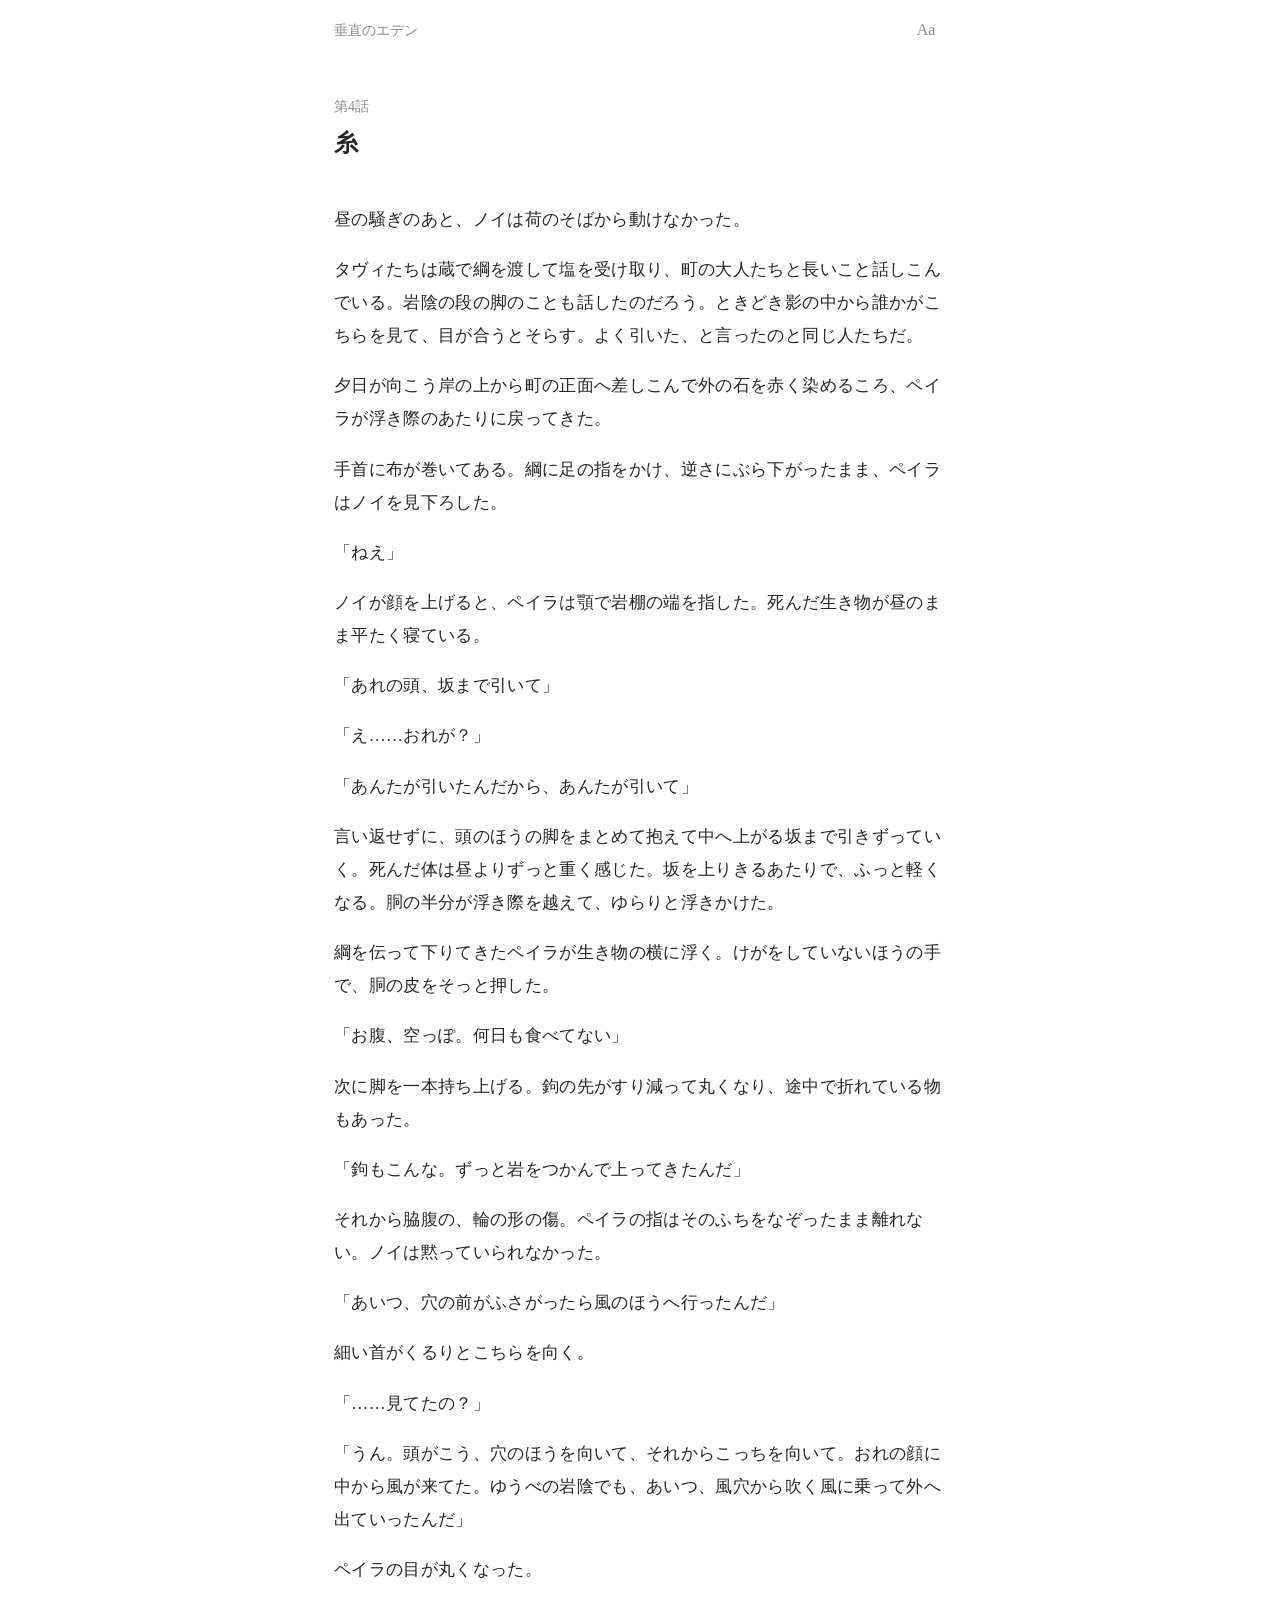
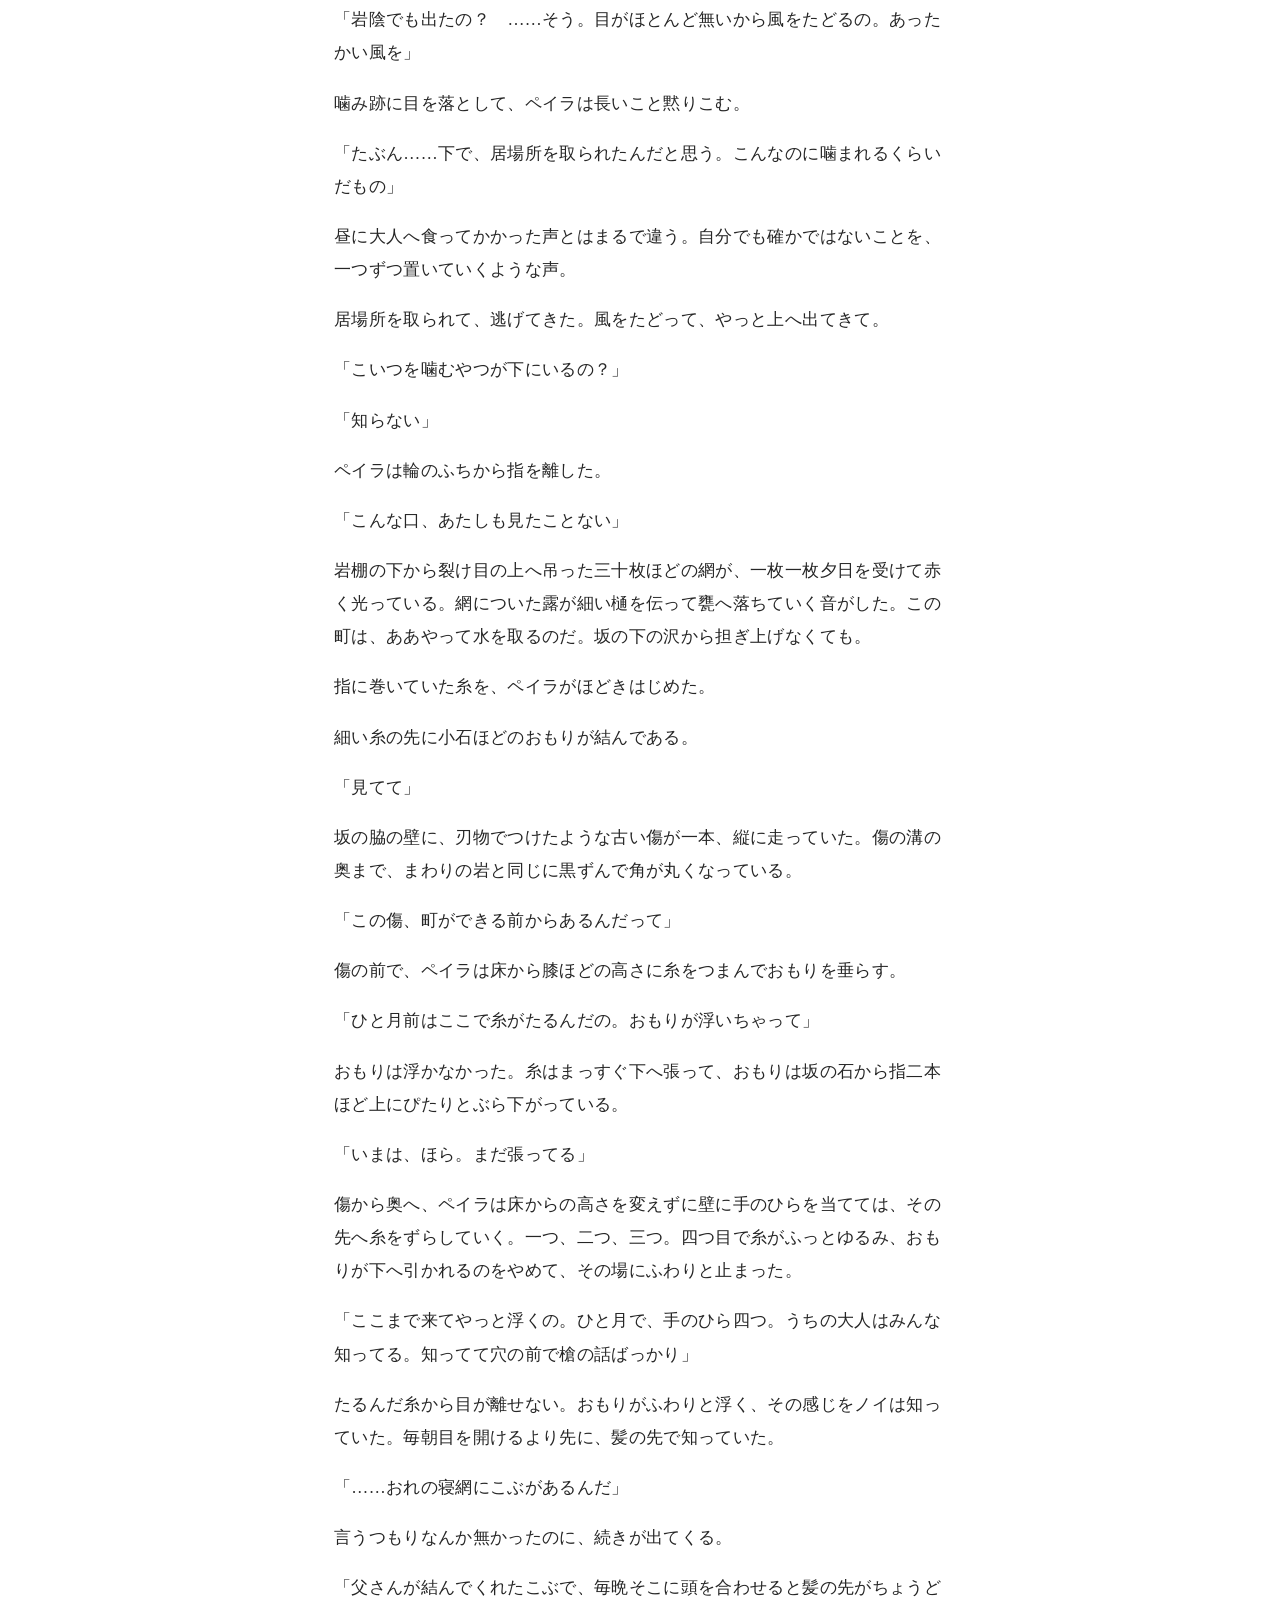
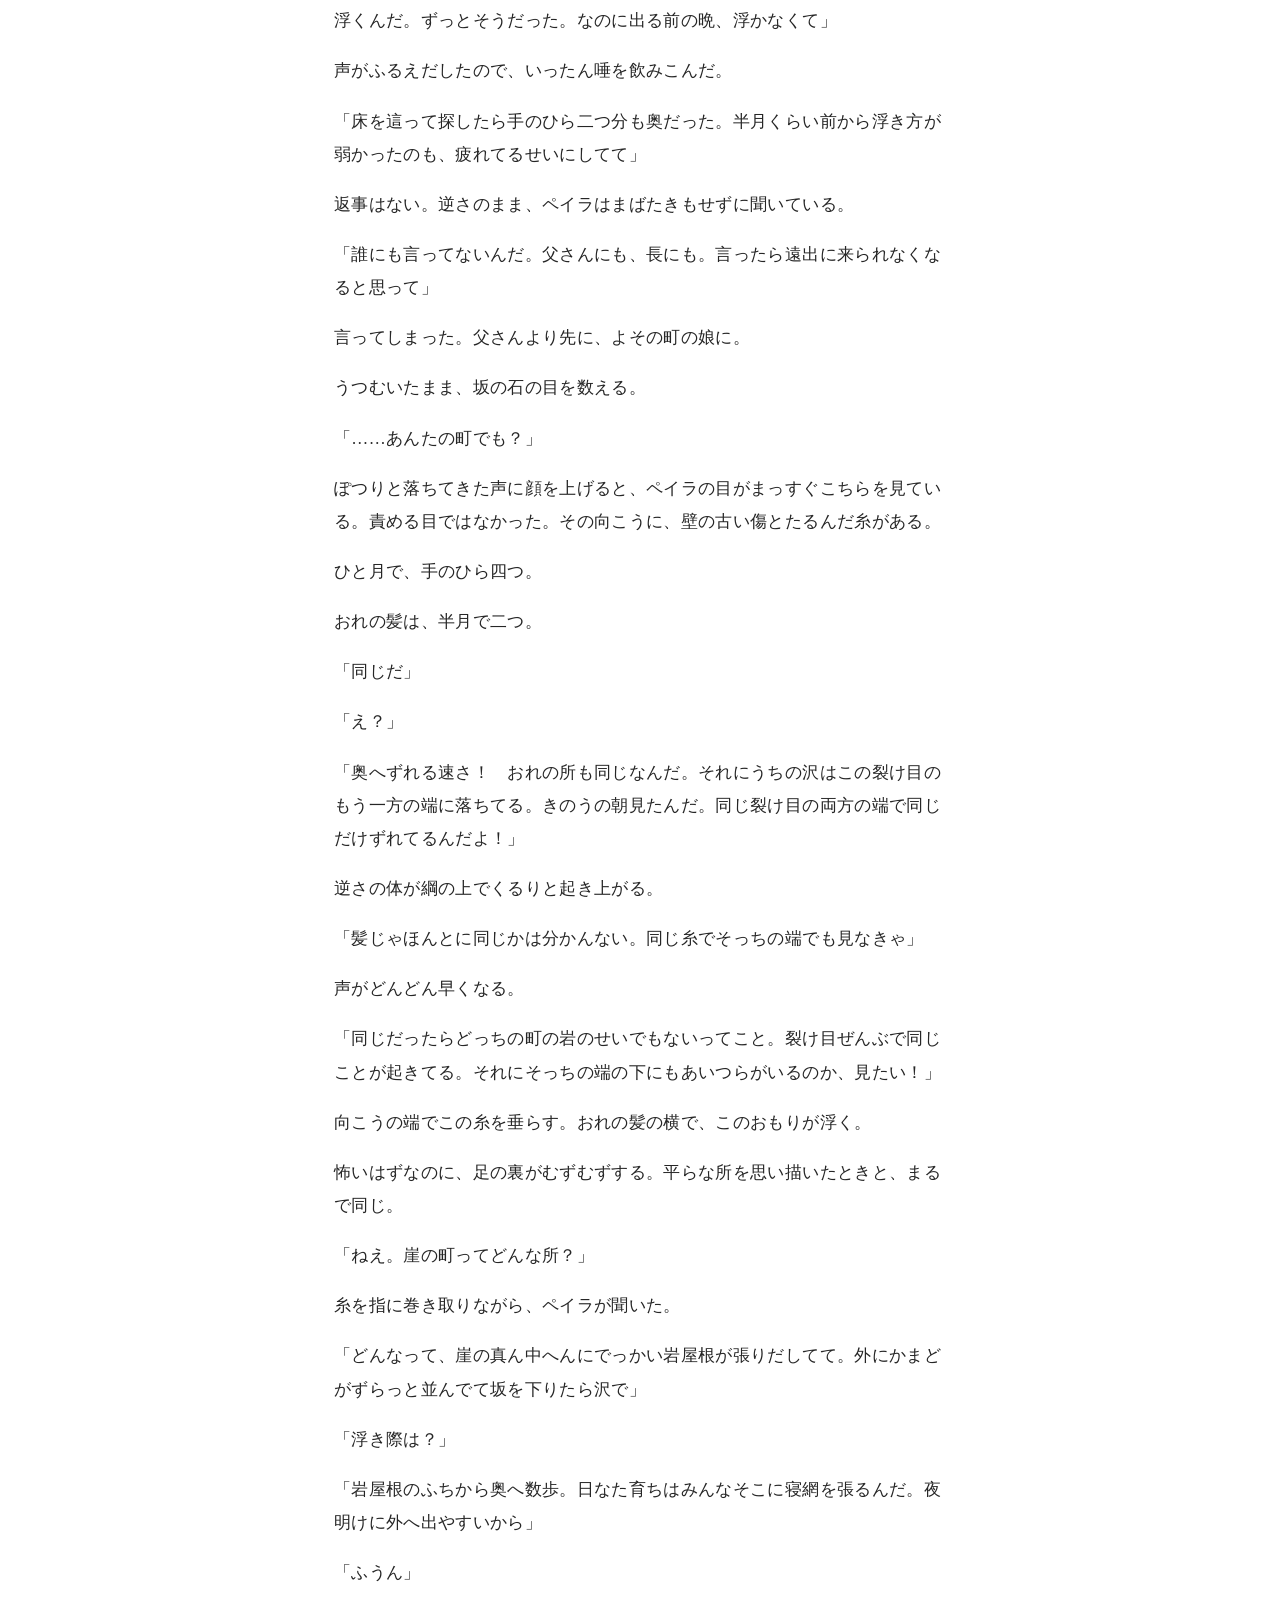
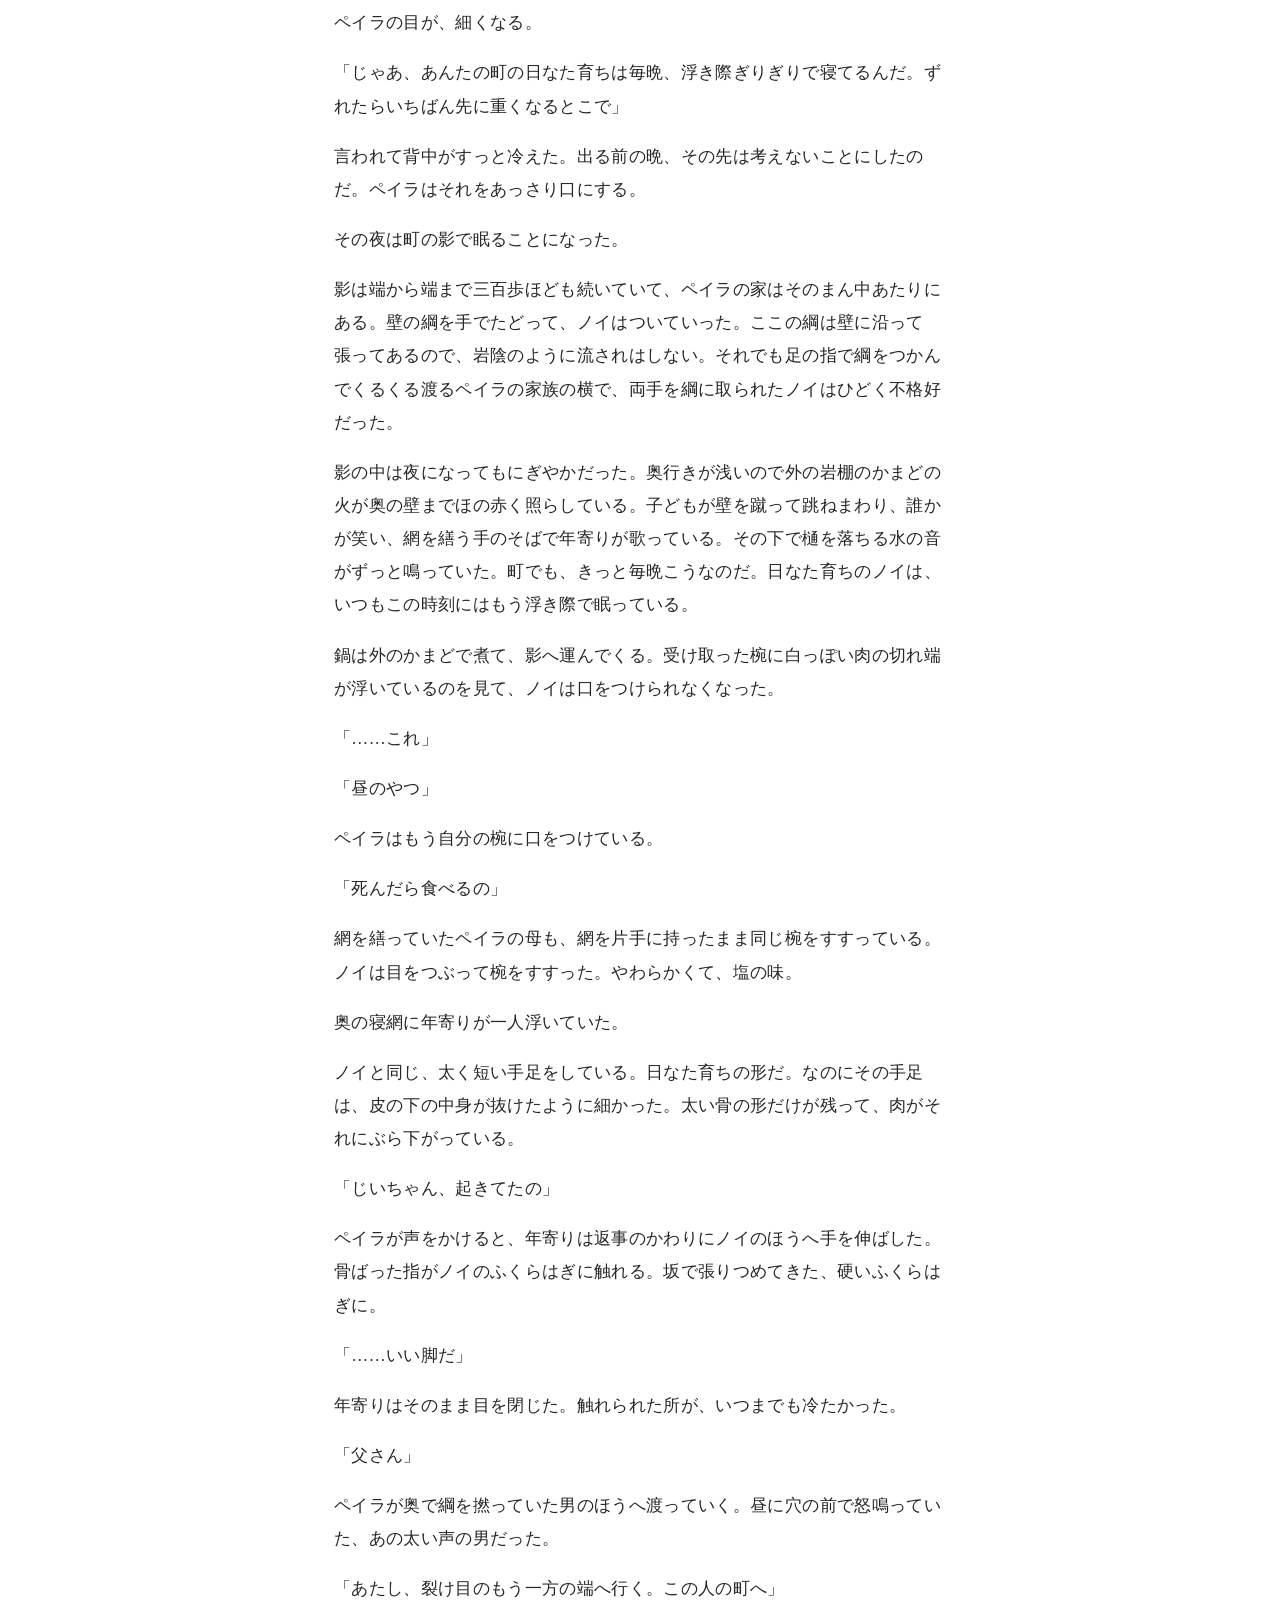
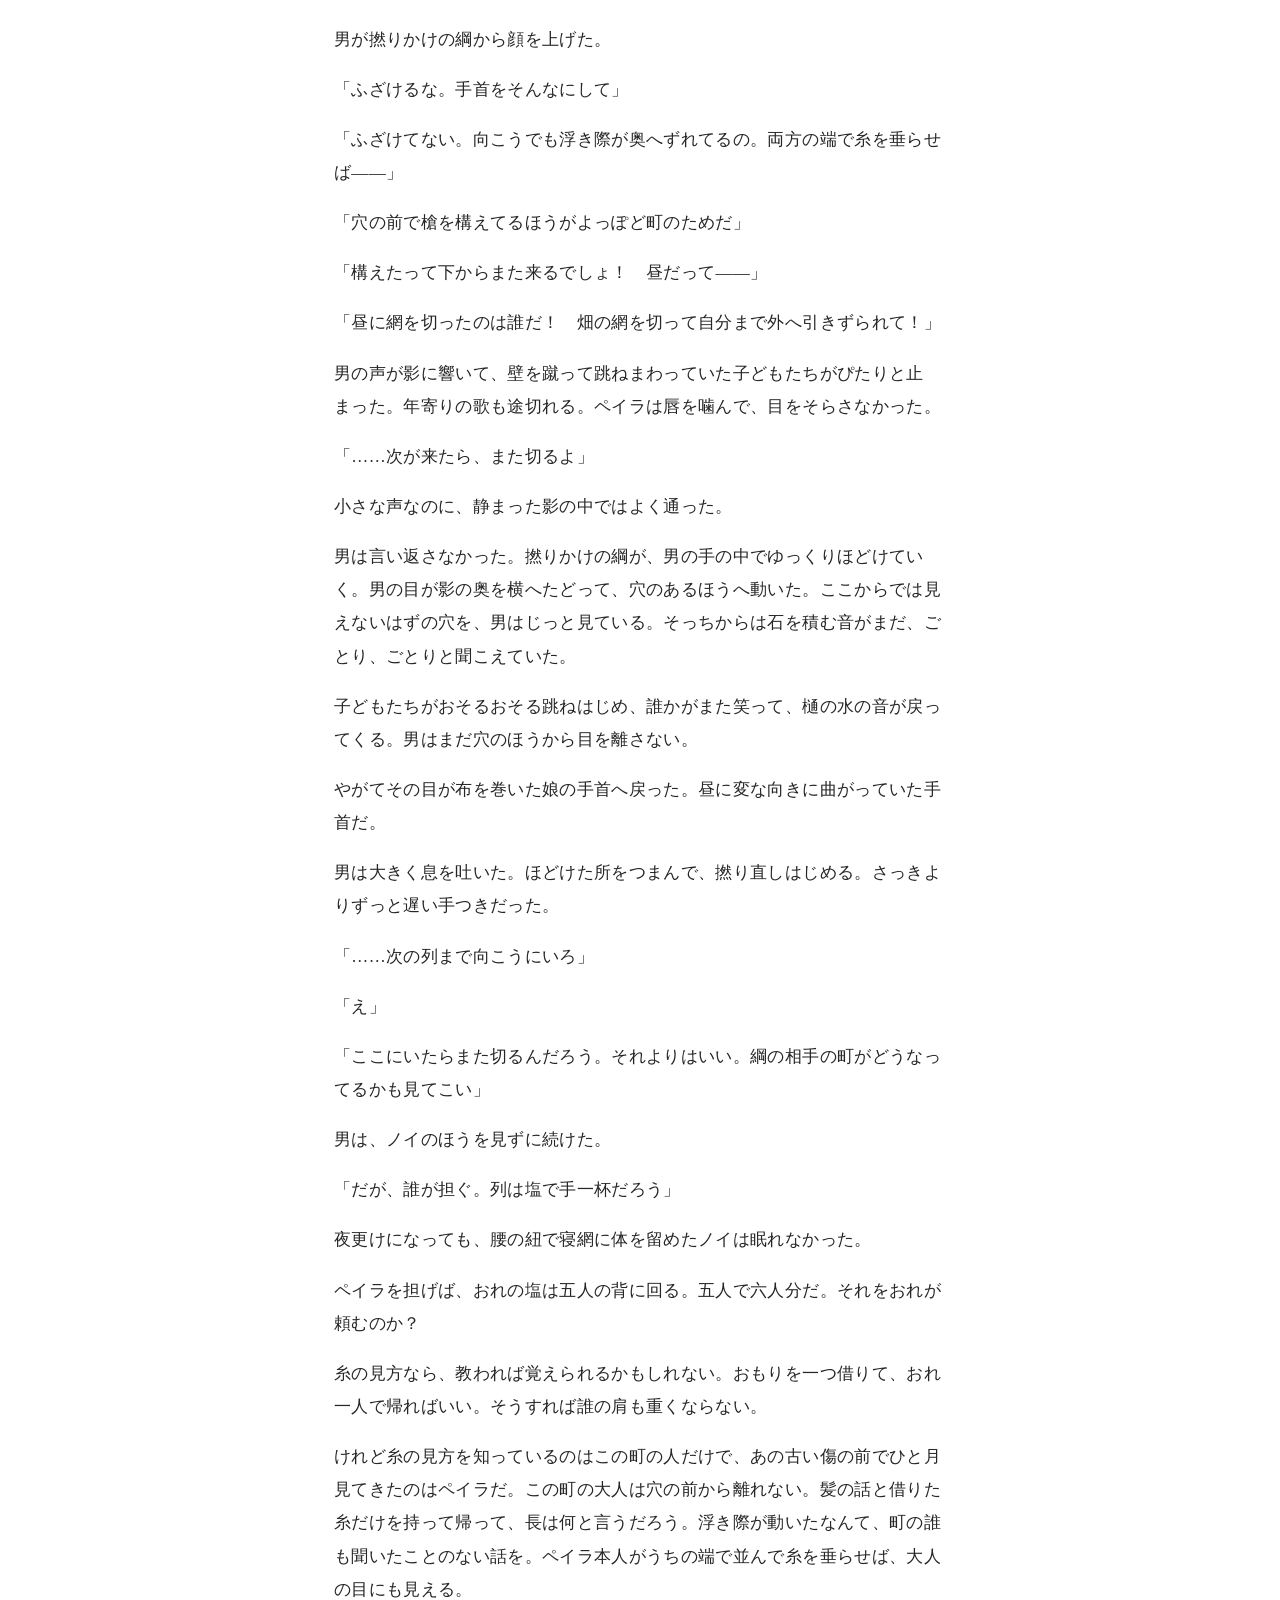
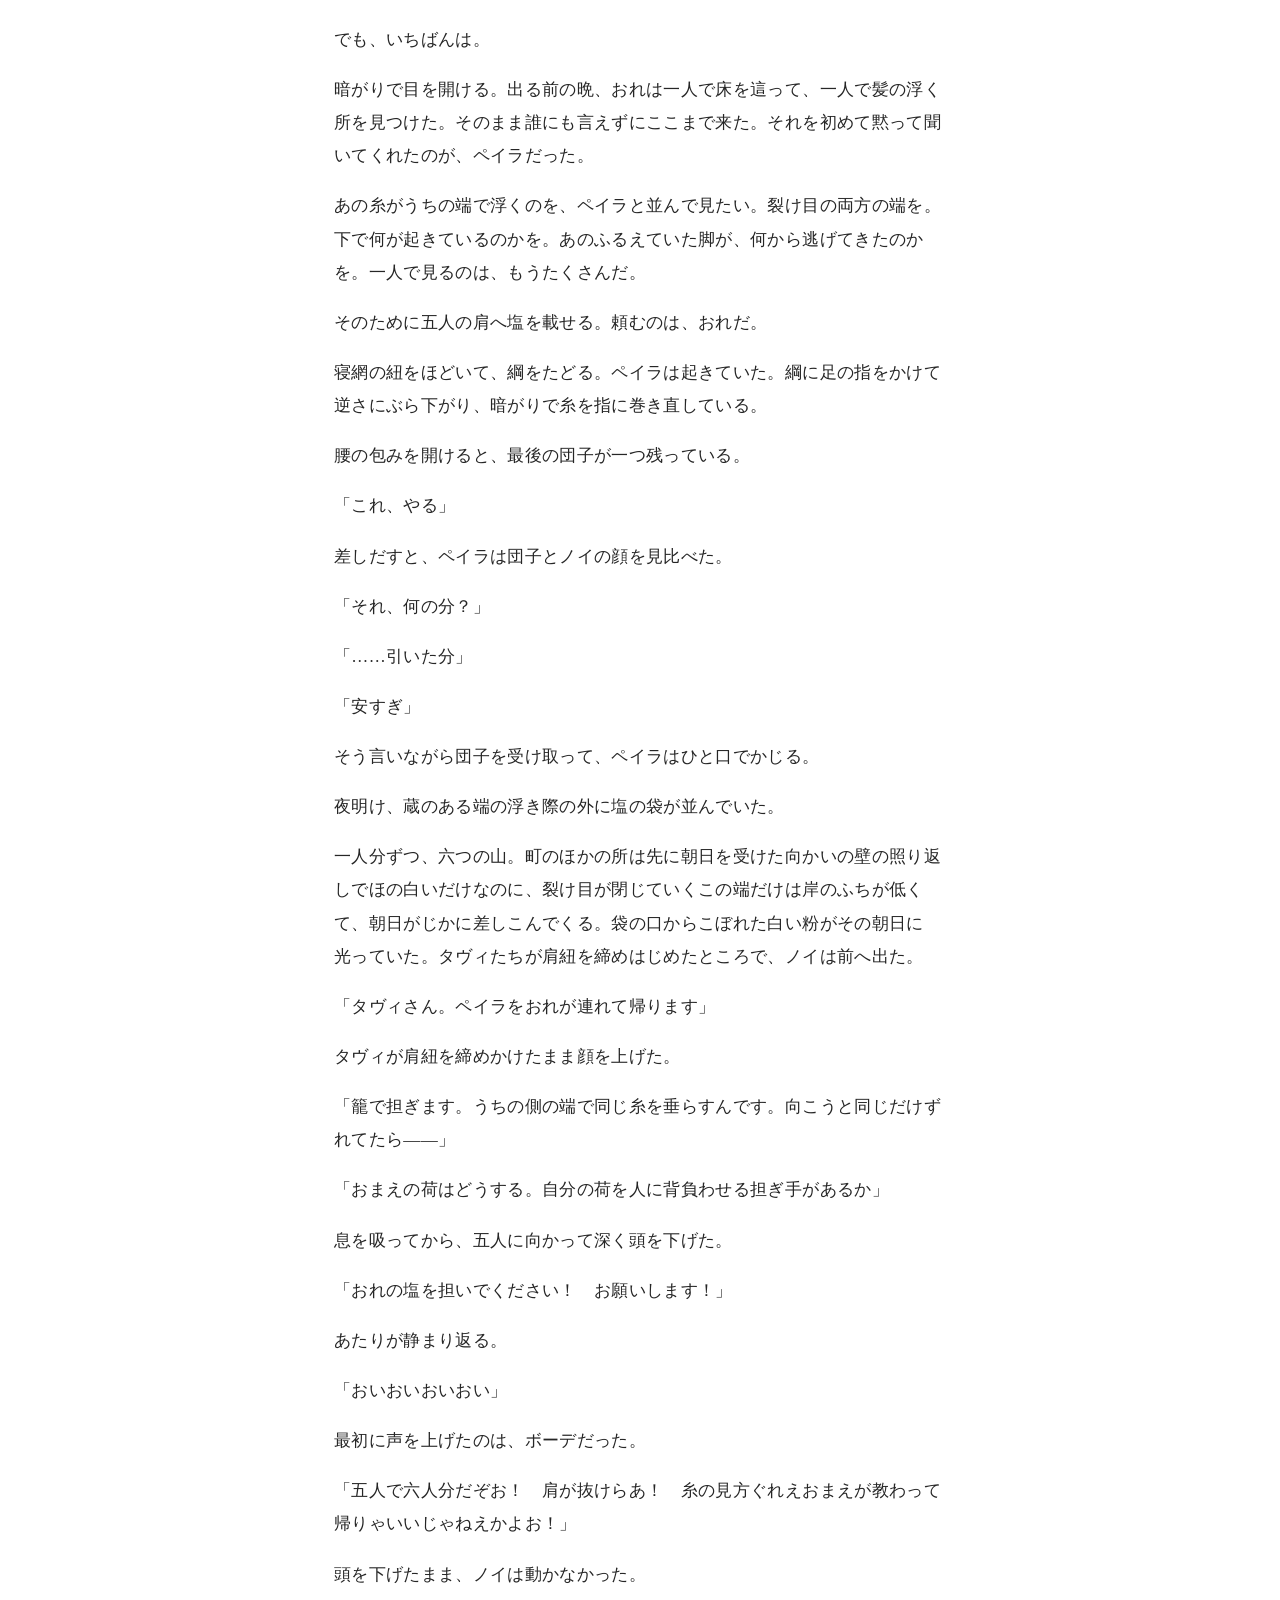
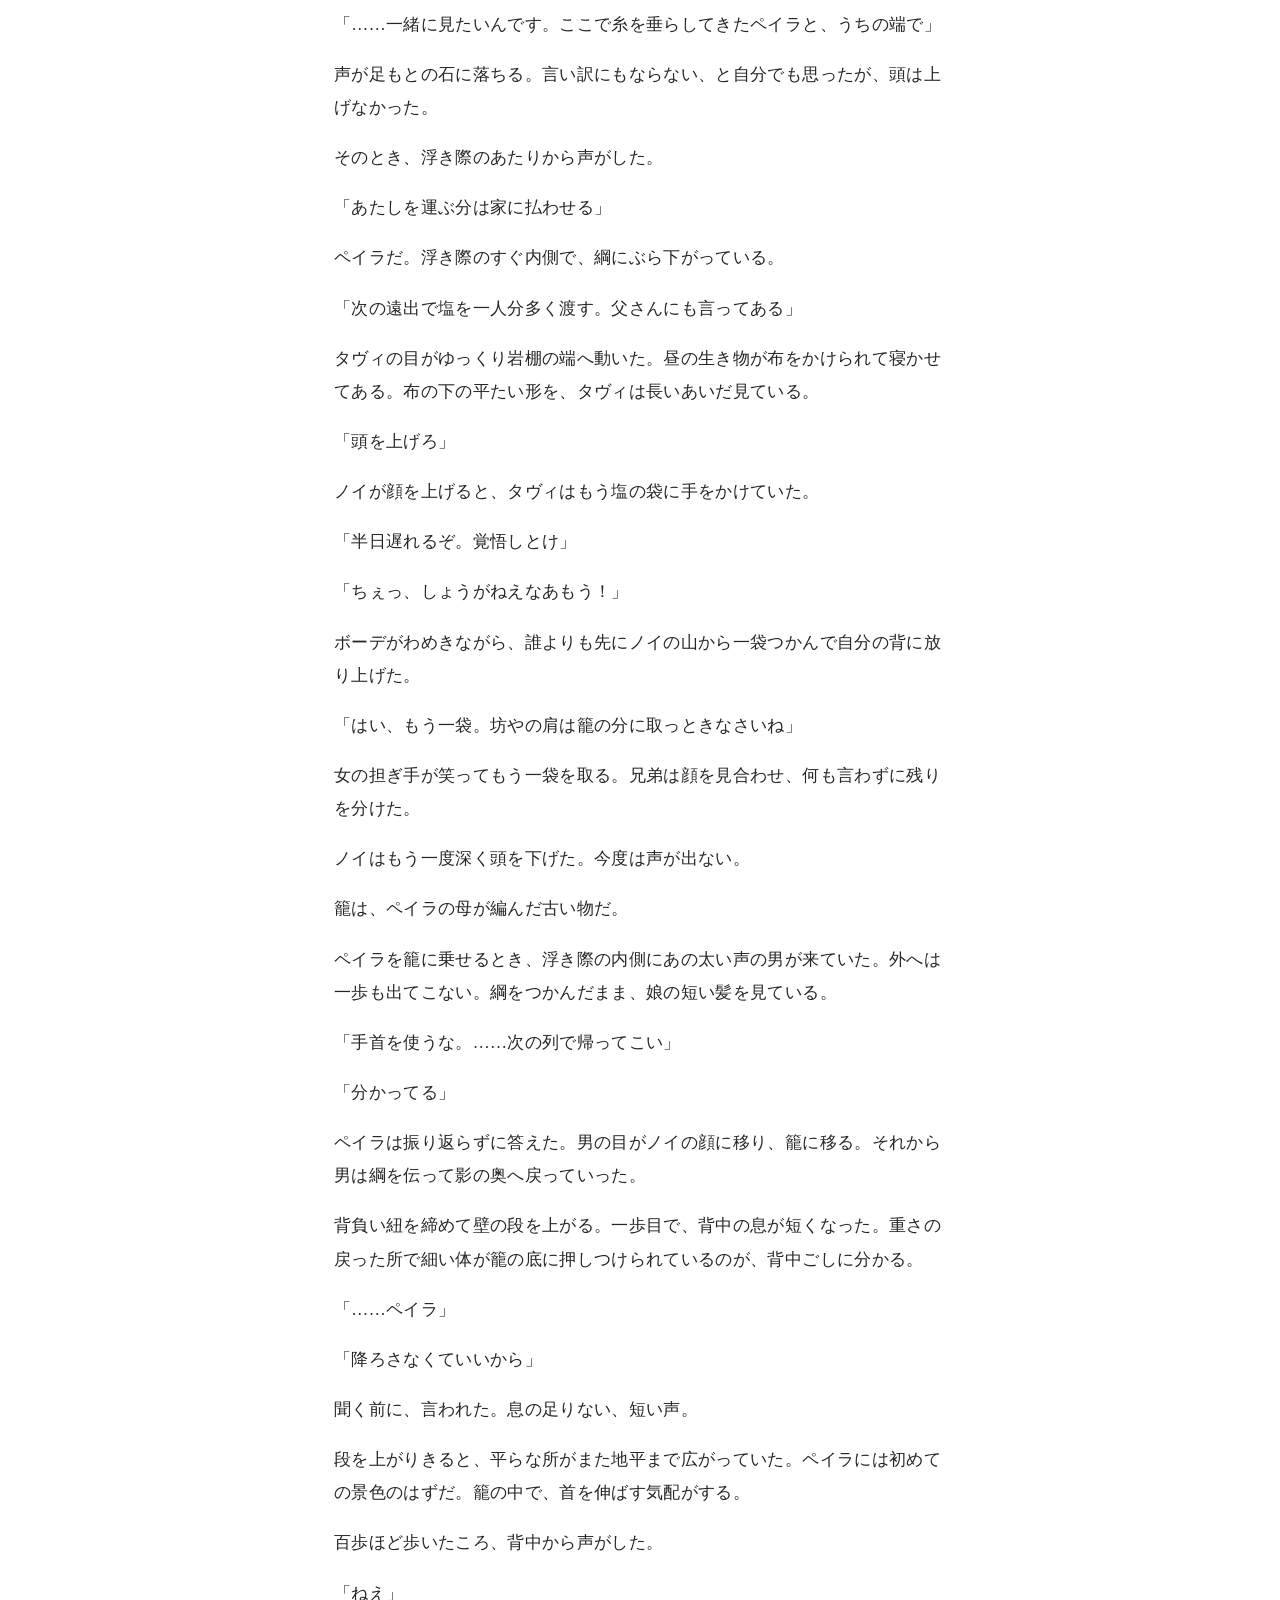
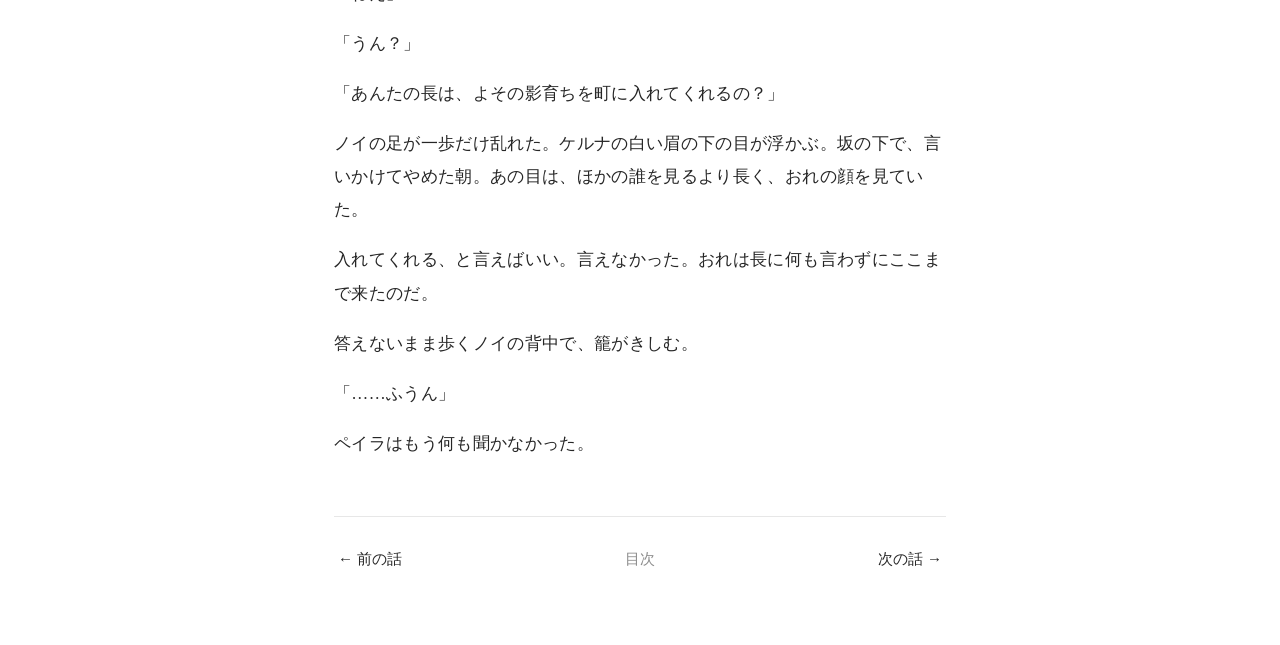
<file: 4.html>
<!DOCTYPE html>
<html lang="ja" data-size="m" data-theme="white">
<head>
<meta charset="utf-8">
<meta name="viewport" content="width=device-width, initial-scale=1">
<meta name="robots" content="noindex, nofollow">
<title>第4話 糸｜垂直のエデン</title>
<link rel="icon" href="data:,">
<link rel="stylesheet" href="style.css">
<script>(function(){var d=document.documentElement,p='atokara:';d.classList.add('js');try{var s=localStorage.getItem(p+'size'),t=localStorage.getItem(p+'theme');if(s)d.dataset.size=s;if(t)d.dataset.theme=t;else if(matchMedia('(prefers-color-scheme: dark)').matches)d.dataset.theme='dark';}catch(e){}})();</script>
<script src="reader.js" data-key="atokara" defer></script>
</head>
<body class="episode" data-ep="4.html">
<header class="bar">
<a class="home" href="index.html">垂直のエデン</a>
<button class="cfg-btn" type="button" aria-expanded="false" aria-controls="cfg" aria-label="文字と背景" title="文字と背景">Aa</button>
<div id="cfg" class="cfg" hidden>
<div class="row" role="group" aria-label="文字の大きさ">
<button type="button" data-size="s" class="sz-s" aria-label="小" title="小">A</button>
<button type="button" data-size="m" class="sz-m" aria-label="中" title="中">A</button>
<button type="button" data-size="l" class="sz-l" aria-label="大" title="大">A</button>
</div>
<div class="row" role="group" aria-label="背景">
<button type="button" data-theme="white" class="sw sw-white">白</button>
<button type="button" data-theme="kinari" class="sw sw-kinari">生成り</button>
<button type="button" data-theme="dark" class="sw sw-dark">黒</button>
</div>
</div>
</header>
<main class="wrap">
<header class="ep-head">
<p class="ep-no">第4話</p>
<h1 class="ep-name">糸</h1>
</header>
<article class="text">
<p>昼の騒ぎのあと、ノイは荷のそばから動けなかった。</p>
<p>タヴィたちは蔵で綱を渡して塩を受け取り、町の大人たちと長いこと話しこんでいる。岩陰の段の脚のことも話したのだろう。ときどき影の中から誰かがこちらを見て、目が合うとそらす。よく引いた、と言ったのと同じ人たちだ。</p>
<p>夕日が向こう岸の上から町の正面へ差しこんで外の石を赤く染めるころ、ペイラが浮き際のあたりに戻ってきた。</p>
<p>手首に布が巻いてある。綱に足の指をかけ、逆さにぶら下がったまま、ペイラはノイを見下ろした。</p>
<p>「ねえ」</p>
<p>ノイが顔を上げると、ペイラは顎で岩棚の端を指した。死んだ生き物が昼のまま平たく寝ている。</p>
<p>「あれの頭、坂まで引いて」</p>
<p>「え……おれが？」</p>
<p>「あんたが引いたんだから、あんたが引いて」</p>
<p>言い返せずに、頭のほうの脚をまとめて抱えて中へ上がる坂まで引きずっていく。死んだ体は昼よりずっと重く感じた。坂を上りきるあたりで、ふっと軽くなる。胴の半分が浮き際を越えて、ゆらりと浮きかけた。</p>
<p>綱を伝って下りてきたペイラが生き物の横に浮く。けがをしていないほうの手で、胴の皮をそっと押した。</p>
<p>「お腹、空っぽ。何日も食べてない」</p>
<p>次に脚を一本持ち上げる。鉤の先がすり減って丸くなり、途中で折れている物もあった。</p>
<p>「鉤もこんな。ずっと岩をつかんで上ってきたんだ」</p>
<p>それから脇腹の、輪の形の傷。ペイラの指はそのふちをなぞったまま離れない。ノイは黙っていられなかった。</p>
<p>「あいつ、穴の前がふさがったら風のほうへ行ったんだ」</p>
<p>細い首がくるりとこちらを向く。</p>
<p>「……見てたの？」</p>
<p>「うん。頭がこう、穴のほうを向いて、それからこっちを向いて。おれの顔に中から風が来てた。ゆうべの岩陰でも、あいつ、風穴から吹く風に乗って外へ出ていったんだ」</p>
<p>ペイラの目が丸くなった。</p>
<p>「岩陰でも出たの？　……そう。目がほとんど無いから風をたどるの。あったかい風を」</p>
<p>噛み跡に目を落として、ペイラは長いこと黙りこむ。</p>
<p>「たぶん……下で、居場所を取られたんだと思う。こんなのに噛まれるくらいだもの」</p>
<p>昼に大人へ食ってかかった声とはまるで違う。自分でも確かではないことを、一つずつ置いていくような声。</p>
<p>居場所を取られて、逃げてきた。風をたどって、やっと上へ出てきて。</p>
<p>「こいつを噛むやつが下にいるの？」</p>
<p>「知らない」</p>
<p>ペイラは輪のふちから指を離した。</p>
<p>「こんな口、あたしも見たことない」</p>
<p>岩棚の下から裂け目の上へ吊った三十枚ほどの網が、一枚一枚夕日を受けて赤く光っている。網についた露が細い樋を伝って甕へ落ちていく音がした。この町は、ああやって水を取るのだ。坂の下の沢から担ぎ上げなくても。</p>
<p>指に巻いていた糸を、ペイラがほどきはじめた。</p>
<p>細い糸の先に小石ほどのおもりが結んである。</p>
<p>「見てて」</p>
<p>坂の脇の壁に、刃物でつけたような古い傷が一本、縦に走っていた。傷の溝の奥まで、まわりの岩と同じに黒ずんで角が丸くなっている。</p>
<p>「この傷、町ができる前からあるんだって」</p>
<p>傷の前で、ペイラは床から膝ほどの高さに糸をつまんでおもりを垂らす。</p>
<p>「ひと月前はここで糸がたるんだの。おもりが浮いちゃって」</p>
<p>おもりは浮かなかった。糸はまっすぐ下へ張って、おもりは坂の石から指二本ほど上にぴたりとぶら下がっている。</p>
<p>「いまは、ほら。まだ張ってる」</p>
<p>傷から奥へ、ペイラは床からの高さを変えずに壁に手のひらを当てては、その先へ糸をずらしていく。一つ、二つ、三つ。四つ目で糸がふっとゆるみ、おもりが下へ引かれるのをやめて、その場にふわりと止まった。</p>
<p>「ここまで来てやっと浮くの。ひと月で、手のひら四つ。うちの大人はみんな知ってる。知ってて穴の前で槍の話ばっかり」</p>
<p>たるんだ糸から目が離せない。おもりがふわりと浮く、その感じをノイは知っていた。毎朝目を開けるより先に、髪の先で知っていた。</p>
<p>「……おれの寝網にこぶがあるんだ」</p>
<p>言うつもりなんか無かったのに、続きが出てくる。</p>
<p>「父さんが結んでくれたこぶで、毎晩そこに頭を合わせると髪の先がちょうど浮くんだ。ずっとそうだった。なのに出る前の晩、浮かなくて」</p>
<p>声がふるえだしたので、いったん唾を飲みこんだ。</p>
<p>「床を這って探したら手のひら二つ分も奥だった。半月くらい前から浮き方が弱かったのも、疲れてるせいにしてて」</p>
<p>返事はない。逆さのまま、ペイラはまばたきもせずに聞いている。</p>
<p>「誰にも言ってないんだ。父さんにも、長にも。言ったら遠出に来られなくなると思って」</p>
<p>言ってしまった。父さんより先に、よその町の娘に。</p>
<p>うつむいたまま、坂の石の目を数える。</p>
<p>「……あんたの町でも？」</p>
<p>ぽつりと落ちてきた声に顔を上げると、ペイラの目がまっすぐこちらを見ている。責める目ではなかった。その向こうに、壁の古い傷とたるんだ糸がある。</p>
<p>ひと月で、手のひら四つ。</p>
<p>おれの髪は、半月で二つ。</p>
<p>「同じだ」</p>
<p>「え？」</p>
<p>「奥へずれる速さ！　おれの所も同じなんだ。それにうちの沢はこの裂け目のもう一方の端に落ちてる。きのうの朝見たんだ。同じ裂け目の両方の端で同じだけずれてるんだよ！」</p>
<p>逆さの体が綱の上でくるりと起き上がる。</p>
<p>「髪じゃほんとに同じかは分かんない。同じ糸でそっちの端でも見なきゃ」</p>
<p>声がどんどん早くなる。</p>
<p>「同じだったらどっちの町の岩のせいでもないってこと。裂け目ぜんぶで同じことが起きてる。それにそっちの端の下にもあいつらがいるのか、見たい！」</p>
<p>向こうの端でこの糸を垂らす。おれの髪の横で、このおもりが浮く。</p>
<p>怖いはずなのに、足の裏がむずむずする。平らな所を思い描いたときと、まるで同じ。</p>
<p>「ねえ。崖の町ってどんな所？」</p>
<p>糸を指に巻き取りながら、ペイラが聞いた。</p>
<p>「どんなって、崖の真ん中へんにでっかい岩屋根が張りだしてて。外にかまどがずらっと並んでて坂を下りたら沢で」</p>
<p>「浮き際は？」</p>
<p>「岩屋根のふちから奥へ数歩。日なた育ちはみんなそこに寝網を張るんだ。夜明けに外へ出やすいから」</p>
<p>「ふうん」</p>
<p>ペイラの目が、細くなる。</p>
<p>「じゃあ、あんたの町の日なた育ちは毎晩、浮き際ぎりぎりで寝てるんだ。ずれたらいちばん先に重くなるとこで」</p>
<p>言われて背中がすっと冷えた。出る前の晩、その先は考えないことにしたのだ。ペイラはそれをあっさり口にする。</p>
<p>その夜は町の影で眠ることになった。</p>
<p>影は端から端まで三百歩ほども続いていて、ペイラの家はそのまん中あたりにある。壁の綱を手でたどって、ノイはついていった。ここの綱は壁に沿って張ってあるので、岩陰のように流されはしない。それでも足の指で綱をつかんでくるくる渡るペイラの家族の横で、両手を綱に取られたノイはひどく不格好だった。</p>
<p>影の中は夜になってもにぎやかだった。奥行きが浅いので外の岩棚のかまどの火が奥の壁までほの赤く照らしている。子どもが壁を蹴って跳ねまわり、誰かが笑い、網を繕う手のそばで年寄りが歌っている。その下で樋を落ちる水の音がずっと鳴っていた。町でも、きっと毎晩こうなのだ。日なた育ちのノイは、いつもこの時刻にはもう浮き際で眠っている。</p>
<p>鍋は外のかまどで煮て、影へ運んでくる。受け取った椀に白っぽい肉の切れ端が浮いているのを見て、ノイは口をつけられなくなった。</p>
<p>「……これ」</p>
<p>「昼のやつ」</p>
<p>ペイラはもう自分の椀に口をつけている。</p>
<p>「死んだら食べるの」</p>
<p>網を繕っていたペイラの母も、網を片手に持ったまま同じ椀をすすっている。ノイは目をつぶって椀をすすった。やわらかくて、塩の味。</p>
<p>奥の寝網に年寄りが一人浮いていた。</p>
<p>ノイと同じ、太く短い手足をしている。日なた育ちの形だ。なのにその手足は、皮の下の中身が抜けたように細かった。太い骨の形だけが残って、肉がそれにぶら下がっている。</p>
<p>「じいちゃん、起きてたの」</p>
<p>ペイラが声をかけると、年寄りは返事のかわりにノイのほうへ手を伸ばした。骨ばった指がノイのふくらはぎに触れる。坂で張りつめてきた、硬いふくらはぎに。</p>
<p>「……いい脚だ」</p>
<p>年寄りはそのまま目を閉じた。触れられた所が、いつまでも冷たかった。</p>
<p>「父さん」</p>
<p>ペイラが奥で綱を撚っていた男のほうへ渡っていく。昼に穴の前で怒鳴っていた、あの太い声の男だった。</p>
<p>「あたし、裂け目のもう一方の端へ行く。この人の町へ」</p>
<p>男が撚りかけの綱から顔を上げた。</p>
<p>「ふざけるな。手首をそんなにして」</p>
<p>「ふざけてない。向こうでも浮き際が奥へずれてるの。両方の端で糸を垂らせば――」</p>
<p>「穴の前で槍を構えてるほうがよっぽど町のためだ」</p>
<p>「構えたって下からまた来るでしょ！　昼だって――」</p>
<p>「昼に網を切ったのは誰だ！　畑の網を切って自分まで外へ引きずられて！」</p>
<p>男の声が影に響いて、壁を蹴って跳ねまわっていた子どもたちがぴたりと止まった。年寄りの歌も途切れる。ペイラは唇を噛んで、目をそらさなかった。</p>
<p>「……次が来たら、また切るよ」</p>
<p>小さな声なのに、静まった影の中ではよく通った。</p>
<p>男は言い返さなかった。撚りかけの綱が、男の手の中でゆっくりほどけていく。男の目が影の奥を横へたどって、穴のあるほうへ動いた。ここからでは見えないはずの穴を、男はじっと見ている。そっちからは石を積む音がまだ、ごとり、ごとりと聞こえていた。</p>
<p>子どもたちがおそるおそる跳ねはじめ、誰かがまた笑って、樋の水の音が戻ってくる。男はまだ穴のほうから目を離さない。</p>
<p>やがてその目が布を巻いた娘の手首へ戻った。昼に変な向きに曲がっていた手首だ。</p>
<p>男は大きく息を吐いた。ほどけた所をつまんで、撚り直しはじめる。さっきよりずっと遅い手つきだった。</p>
<p>「……次の列まで向こうにいろ」</p>
<p>「え」</p>
<p>「ここにいたらまた切るんだろう。それよりはいい。綱の相手の町がどうなってるかも見てこい」</p>
<p>男は、ノイのほうを見ずに続けた。</p>
<p>「だが、誰が担ぐ。列は塩で手一杯だろう」</p>
<p>夜更けになっても、腰の紐で寝網に体を留めたノイは眠れなかった。</p>
<p>ペイラを担げば、おれの塩は五人の背に回る。五人で六人分だ。それをおれが頼むのか？</p>
<p>糸の見方なら、教われば覚えられるかもしれない。おもりを一つ借りて、おれ一人で帰ればいい。そうすれば誰の肩も重くならない。</p>
<p>けれど糸の見方を知っているのはこの町の人だけで、あの古い傷の前でひと月見てきたのはペイラだ。この町の大人は穴の前から離れない。髪の話と借りた糸だけを持って帰って、長は何と言うだろう。浮き際が動いたなんて、町の誰も聞いたことのない話を。ペイラ本人がうちの端で並んで糸を垂らせば、大人の目にも見える。</p>
<p>でも、いちばんは。</p>
<p>暗がりで目を開ける。出る前の晩、おれは一人で床を這って、一人で髪の浮く所を見つけた。そのまま誰にも言えずにここまで来た。それを初めて黙って聞いてくれたのが、ペイラだった。</p>
<p>あの糸がうちの端で浮くのを、ペイラと並んで見たい。裂け目の両方の端を。下で何が起きているのかを。あのふるえていた脚が、何から逃げてきたのかを。一人で見るのは、もうたくさんだ。</p>
<p>そのために五人の肩へ塩を載せる。頼むのは、おれだ。</p>
<p>寝網の紐をほどいて、綱をたどる。ペイラは起きていた。綱に足の指をかけて逆さにぶら下がり、暗がりで糸を指に巻き直している。</p>
<p>腰の包みを開けると、最後の団子が一つ残っている。</p>
<p>「これ、やる」</p>
<p>差しだすと、ペイラは団子とノイの顔を見比べた。</p>
<p>「それ、何の分？」</p>
<p>「……引いた分」</p>
<p>「安すぎ」</p>
<p>そう言いながら団子を受け取って、ペイラはひと口でかじる。</p>
<p>夜明け、蔵のある端の浮き際の外に塩の袋が並んでいた。</p>
<p>一人分ずつ、六つの山。町のほかの所は先に朝日を受けた向かいの壁の照り返しでほの白いだけなのに、裂け目が閉じていくこの端だけは岸のふちが低くて、朝日がじかに差しこんでくる。袋の口からこぼれた白い粉がその朝日に光っていた。タヴィたちが肩紐を締めはじめたところで、ノイは前へ出た。</p>
<p>「タヴィさん。ペイラをおれが連れて帰ります」</p>
<p>タヴィが肩紐を締めかけたまま顔を上げた。</p>
<p>「籠で担ぎます。うちの側の端で同じ糸を垂らすんです。向こうと同じだけずれてたら――」</p>
<p>「おまえの荷はどうする。自分の荷を人に背負わせる担ぎ手があるか」</p>
<p>息を吸ってから、五人に向かって深く頭を下げた。</p>
<p>「おれの塩を担いでください！　お願いします！」</p>
<p>あたりが静まり返る。</p>
<p>「おいおいおいおい」</p>
<p>最初に声を上げたのは、ボーデだった。</p>
<p>「五人で六人分だぞお！　肩が抜けらあ！　糸の見方ぐれえおまえが教わって帰りゃいいじゃねえかよお！」</p>
<p>頭を下げたまま、ノイは動かなかった。</p>
<p>「……一緒に見たいんです。ここで糸を垂らしてきたペイラと、うちの端で」</p>
<p>声が足もとの石に落ちる。言い訳にもならない、と自分でも思ったが、頭は上げなかった。</p>
<p>そのとき、浮き際のあたりから声がした。</p>
<p>「あたしを運ぶ分は家に払わせる」</p>
<p>ペイラだ。浮き際のすぐ内側で、綱にぶら下がっている。</p>
<p>「次の遠出で塩を一人分多く渡す。父さんにも言ってある」</p>
<p>タヴィの目がゆっくり岩棚の端へ動いた。昼の生き物が布をかけられて寝かせてある。布の下の平たい形を、タヴィは長いあいだ見ている。</p>
<p>「頭を上げろ」</p>
<p>ノイが顔を上げると、タヴィはもう塩の袋に手をかけていた。</p>
<p>「半日遅れるぞ。覚悟しとけ」</p>
<p>「ちぇっ、しょうがねえなあもう！」</p>
<p>ボーデがわめきながら、誰よりも先にノイの山から一袋つかんで自分の背に放り上げた。</p>
<p>「はい、もう一袋。坊やの肩は籠の分に取っときなさいね」</p>
<p>女の担ぎ手が笑ってもう一袋を取る。兄弟は顔を見合わせ、何も言わずに残りを分けた。</p>
<p>ノイはもう一度深く頭を下げた。今度は声が出ない。</p>
<p>籠は、ペイラの母が編んだ古い物だ。</p>
<p>ペイラを籠に乗せるとき、浮き際の内側にあの太い声の男が来ていた。外へは一歩も出てこない。綱をつかんだまま、娘の短い髪を見ている。</p>
<p>「手首を使うな。……次の列で帰ってこい」</p>
<p>「分かってる」</p>
<p>ペイラは振り返らずに答えた。男の目がノイの顔に移り、籠に移る。それから男は綱を伝って影の奥へ戻っていった。</p>
<p>背負い紐を締めて壁の段を上がる。一歩目で、背中の息が短くなった。重さの戻った所で細い体が籠の底に押しつけられているのが、背中ごしに分かる。</p>
<p>「……ペイラ」</p>
<p>「降ろさなくていいから」</p>
<p>聞く前に、言われた。息の足りない、短い声。</p>
<p>段を上がりきると、平らな所がまた地平まで広がっていた。ペイラには初めての景色のはずだ。籠の中で、首を伸ばす気配がする。</p>
<p>百歩ほど歩いたころ、背中から声がした。</p>
<p>「ねえ」</p>
<p>「うん？」</p>
<p>「あんたの長は、よその影育ちを町に入れてくれるの？」</p>
<p>ノイの足が一歩だけ乱れた。ケルナの白い眉の下の目が浮かぶ。坂の下で、言いかけてやめた朝。あの目は、ほかの誰を見るより長く、おれの顔を見ていた。</p>
<p>入れてくれる、と言えばいい。言えなかった。おれは長に何も言わずにここまで来たのだ。</p>
<p>答えないまま歩くノイの背中で、籠がきしむ。</p>
<p>「……ふうん」</p>
<p>ペイラはもう何も聞かなかった。</p>
</article>
<nav class="pager">
<a class="prev" href="3.html" rel="prev">← 前の話</a>
<a class="toc-link" href="index.html">目次</a>
<a class="next" href="5.html" rel="next">次の話 →</a>
</nav>
</main>
</body>
</html>
</file>
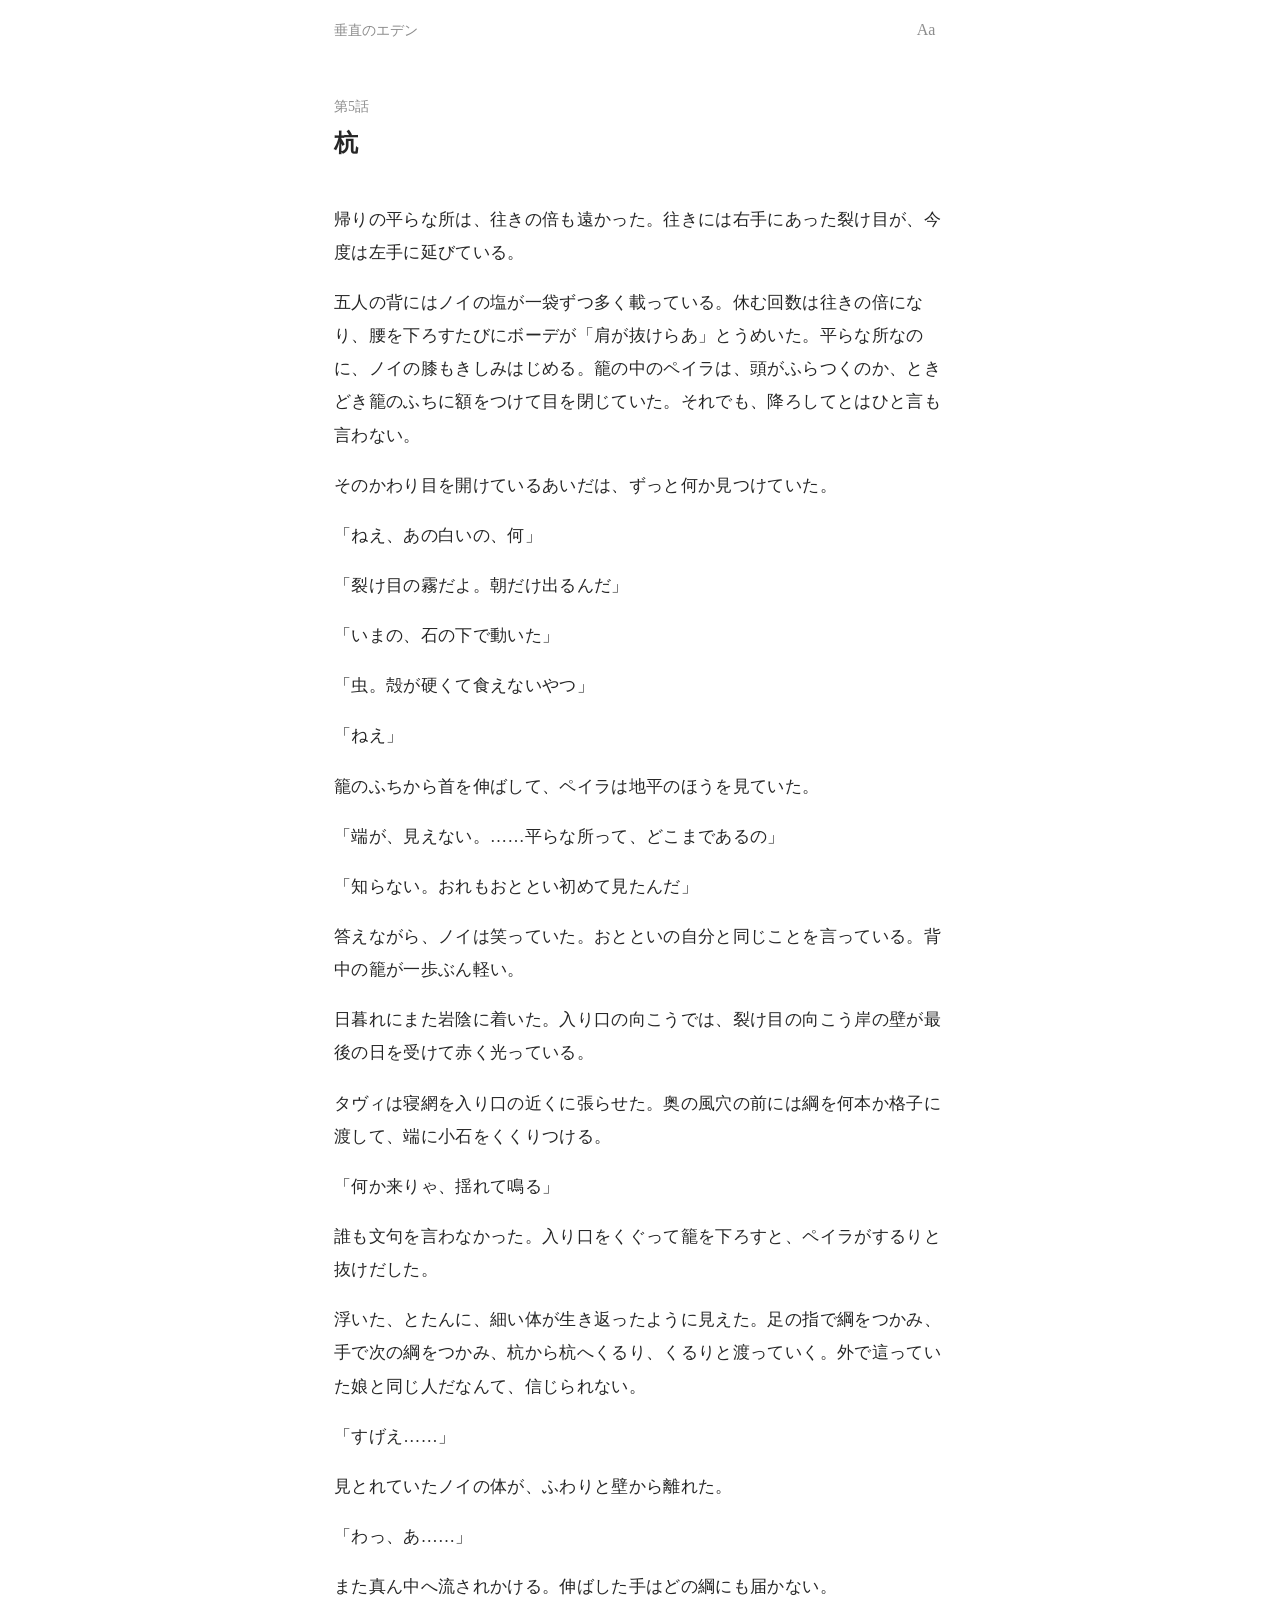
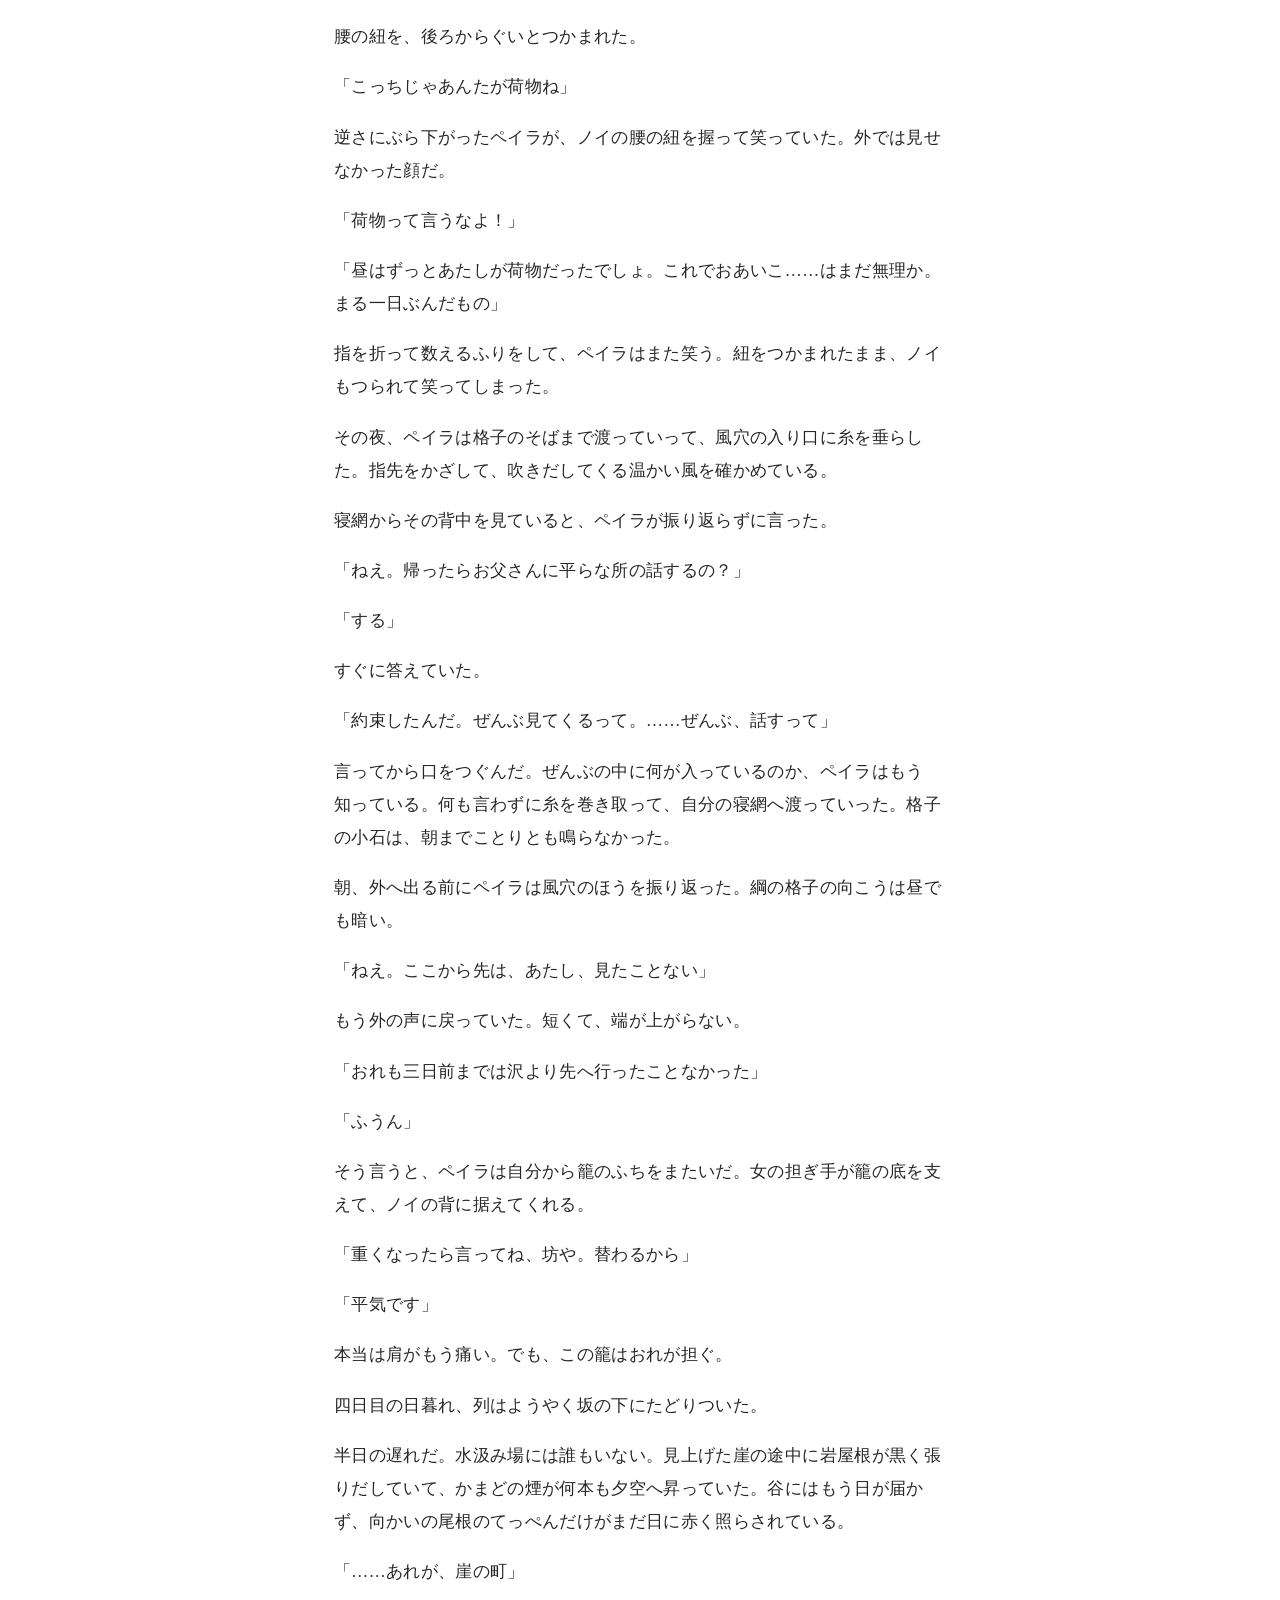
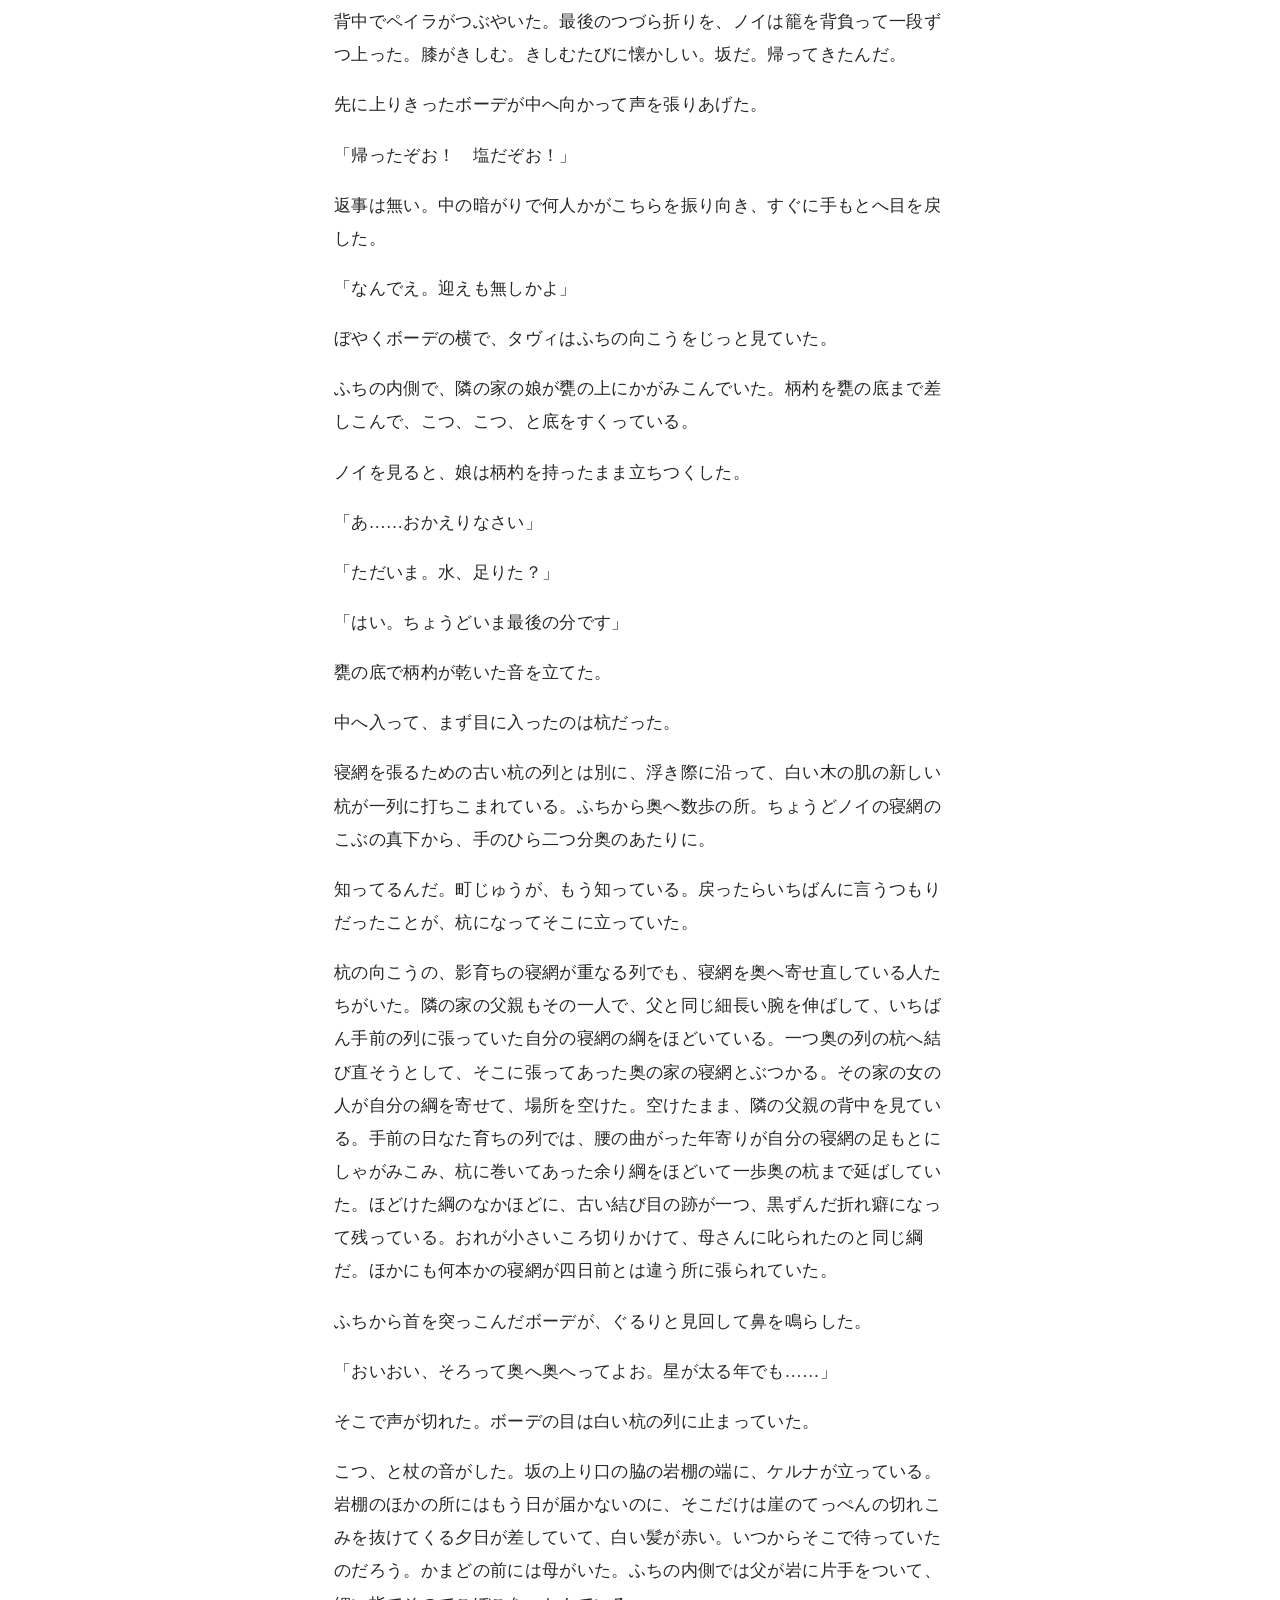
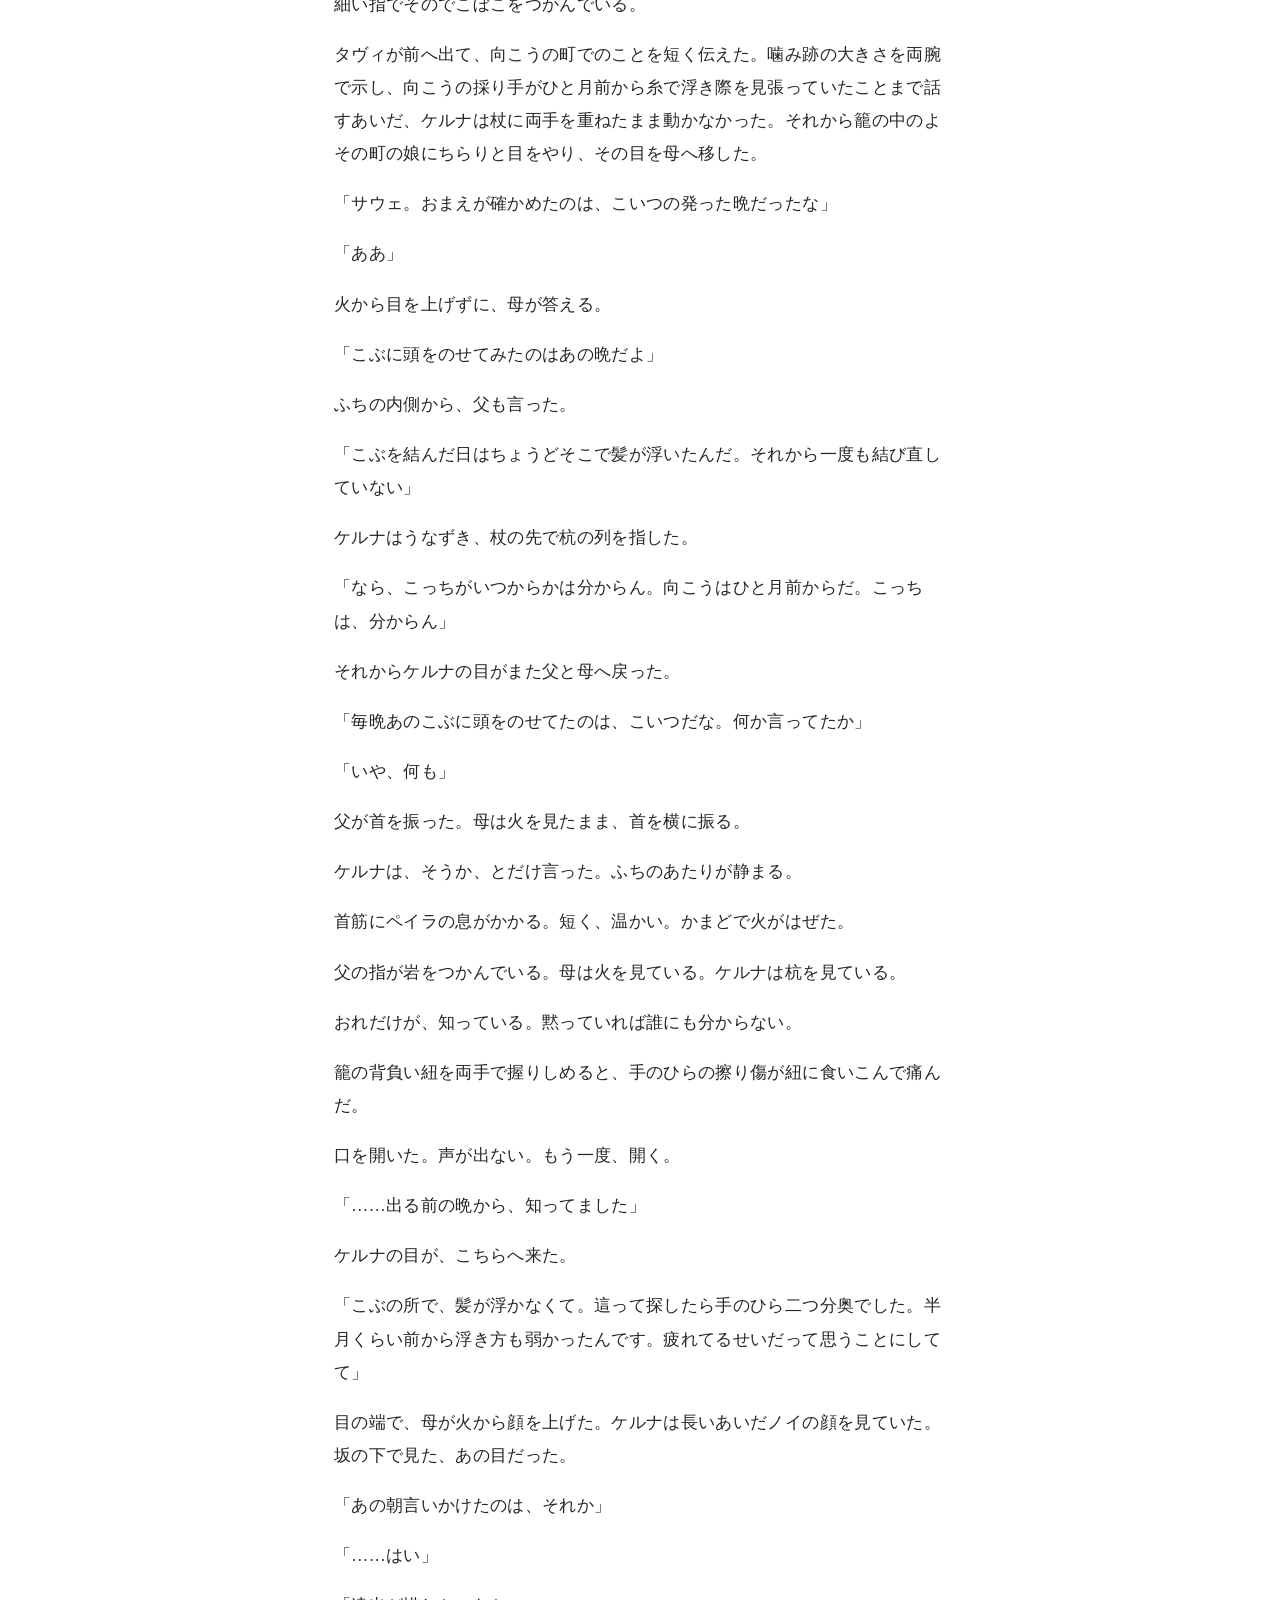
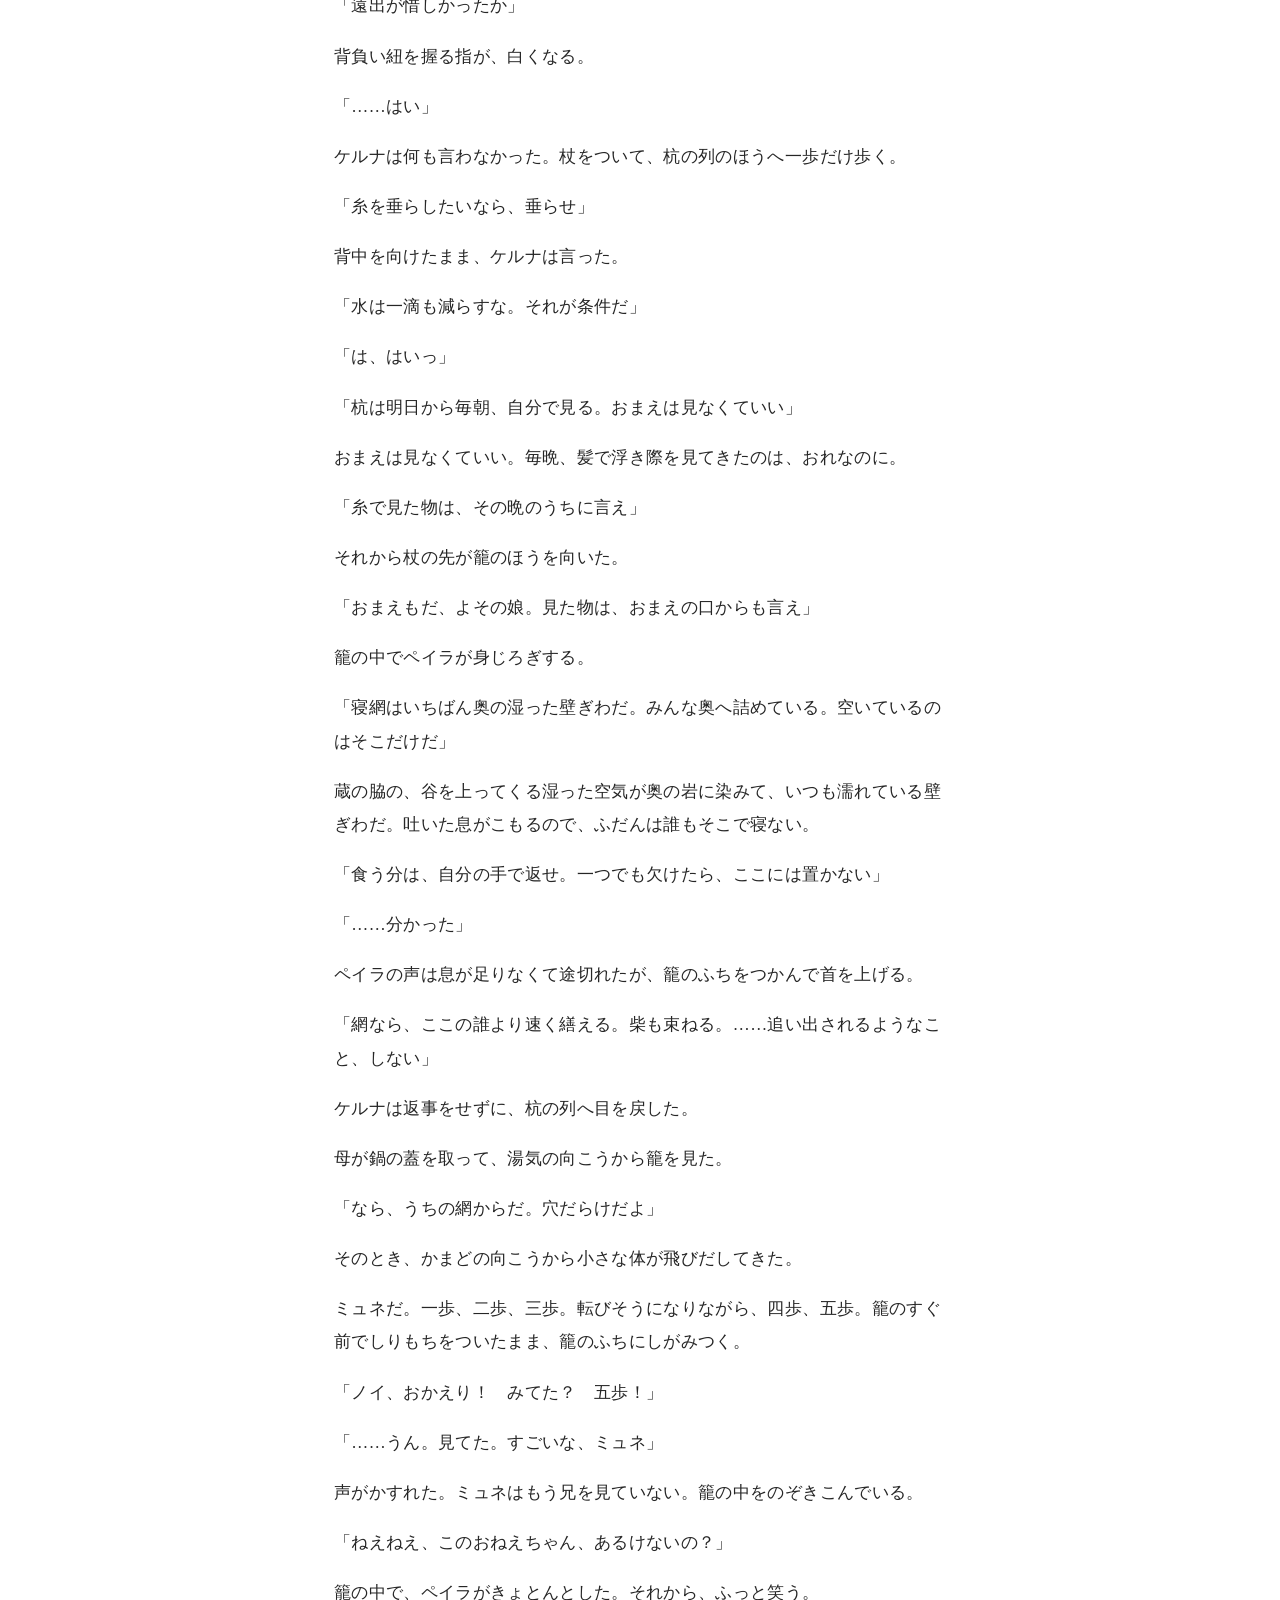
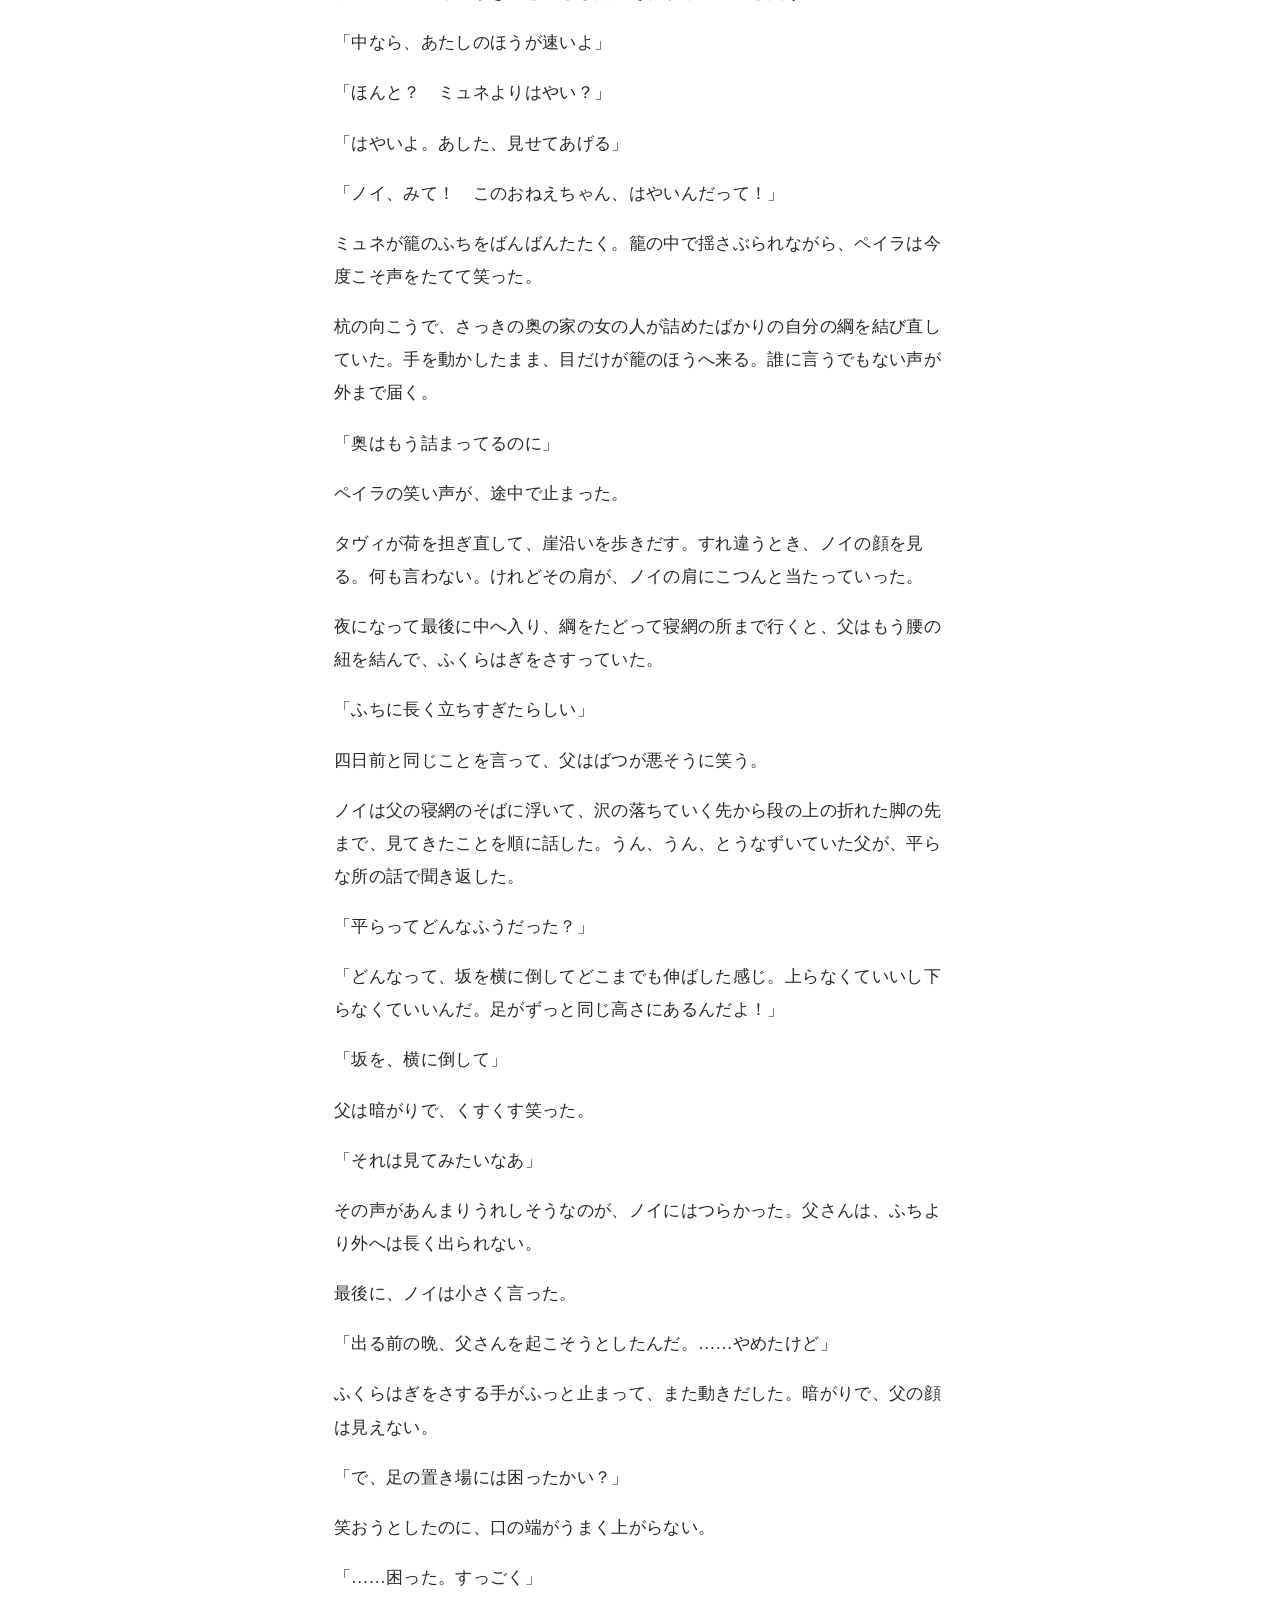
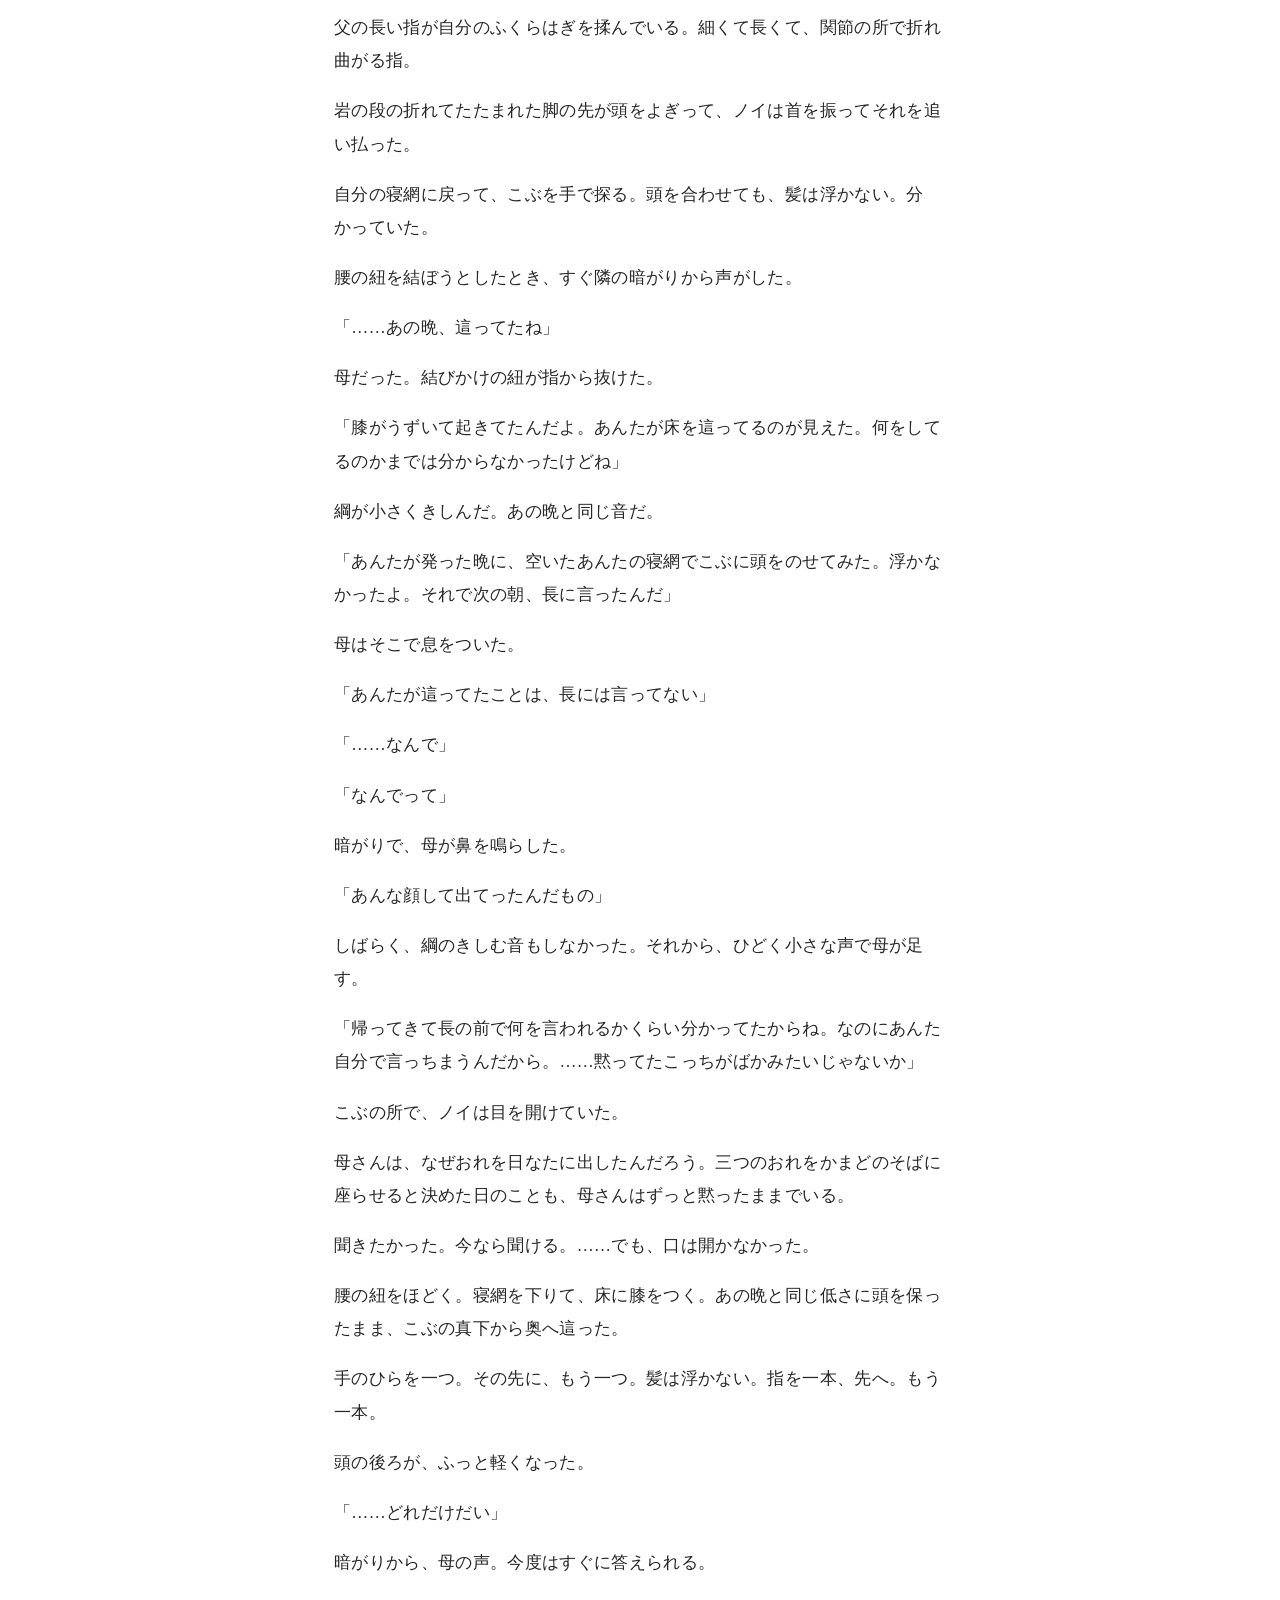
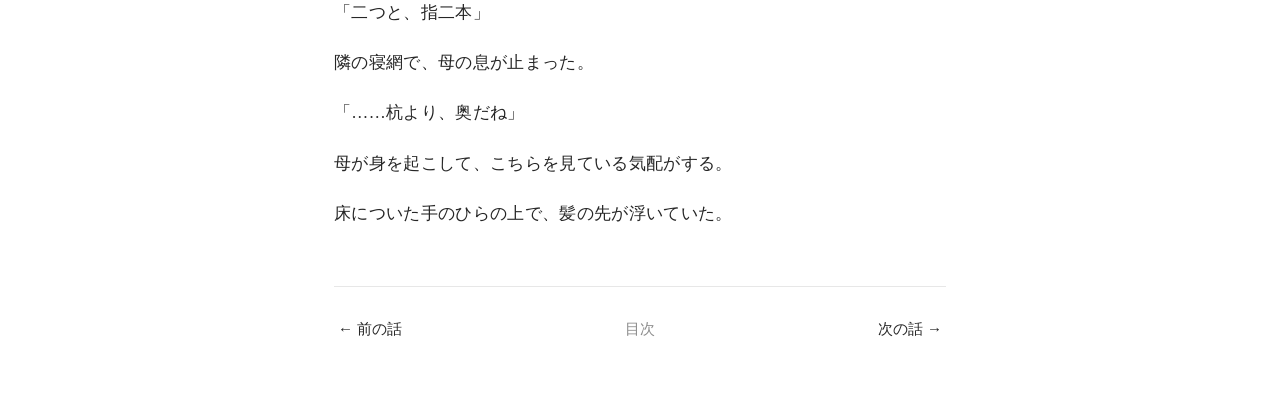
<file: 5.html>
<!DOCTYPE html>
<html lang="ja" data-size="m" data-theme="white">
<head>
<meta charset="utf-8">
<meta name="viewport" content="width=device-width, initial-scale=1">
<meta name="robots" content="noindex, nofollow">
<title>第5話 杭｜垂直のエデン</title>
<link rel="icon" href="data:,">
<link rel="stylesheet" href="style.css">
<script>(function(){var d=document.documentElement,p='atokara:';d.classList.add('js');try{var s=localStorage.getItem(p+'size'),t=localStorage.getItem(p+'theme');if(s)d.dataset.size=s;if(t)d.dataset.theme=t;else if(matchMedia('(prefers-color-scheme: dark)').matches)d.dataset.theme='dark';}catch(e){}})();</script>
<script src="reader.js" data-key="atokara" defer></script>
</head>
<body class="episode" data-ep="5.html">
<header class="bar">
<a class="home" href="index.html">垂直のエデン</a>
<button class="cfg-btn" type="button" aria-expanded="false" aria-controls="cfg" aria-label="文字と背景" title="文字と背景">Aa</button>
<div id="cfg" class="cfg" hidden>
<div class="row" role="group" aria-label="文字の大きさ">
<button type="button" data-size="s" class="sz-s" aria-label="小" title="小">A</button>
<button type="button" data-size="m" class="sz-m" aria-label="中" title="中">A</button>
<button type="button" data-size="l" class="sz-l" aria-label="大" title="大">A</button>
</div>
<div class="row" role="group" aria-label="背景">
<button type="button" data-theme="white" class="sw sw-white">白</button>
<button type="button" data-theme="kinari" class="sw sw-kinari">生成り</button>
<button type="button" data-theme="dark" class="sw sw-dark">黒</button>
</div>
</div>
</header>
<main class="wrap">
<header class="ep-head">
<p class="ep-no">第5話</p>
<h1 class="ep-name">杭</h1>
</header>
<article class="text">
<p>帰りの平らな所は、往きの倍も遠かった。往きには右手にあった裂け目が、今度は左手に延びている。</p>
<p>五人の背にはノイの塩が一袋ずつ多く載っている。休む回数は往きの倍になり、腰を下ろすたびにボーデが「肩が抜けらあ」とうめいた。平らな所なのに、ノイの膝もきしみはじめる。籠の中のペイラは、頭がふらつくのか、ときどき籠のふちに額をつけて目を閉じていた。それでも、降ろしてとはひと言も言わない。</p>
<p>そのかわり目を開けているあいだは、ずっと何か見つけていた。</p>
<p>「ねえ、あの白いの、何」</p>
<p>「裂け目の霧だよ。朝だけ出るんだ」</p>
<p>「いまの、石の下で動いた」</p>
<p>「虫。殻が硬くて食えないやつ」</p>
<p>「ねえ」</p>
<p>籠のふちから首を伸ばして、ペイラは地平のほうを見ていた。</p>
<p>「端が、見えない。……平らな所って、どこまであるの」</p>
<p>「知らない。おれもおととい初めて見たんだ」</p>
<p>答えながら、ノイは笑っていた。おとといの自分と同じことを言っている。背中の籠が一歩ぶん軽い。</p>
<p>日暮れにまた岩陰に着いた。入り口の向こうでは、裂け目の向こう岸の壁が最後の日を受けて赤く光っている。</p>
<p>タヴィは寝網を入り口の近くに張らせた。奥の風穴の前には綱を何本か格子に渡して、端に小石をくくりつける。</p>
<p>「何か来りゃ、揺れて鳴る」</p>
<p>誰も文句を言わなかった。入り口をくぐって籠を下ろすと、ペイラがするりと抜けだした。</p>
<p>浮いた、とたんに、細い体が生き返ったように見えた。足の指で綱をつかみ、手で次の綱をつかみ、杭から杭へくるり、くるりと渡っていく。外で這っていた娘と同じ人だなんて、信じられない。</p>
<p>「すげえ……」</p>
<p>見とれていたノイの体が、ふわりと壁から離れた。</p>
<p>「わっ、あ……」</p>
<p>また真ん中へ流されかける。伸ばした手はどの綱にも届かない。</p>
<p>腰の紐を、後ろからぐいとつかまれた。</p>
<p>「こっちじゃあんたが荷物ね」</p>
<p>逆さにぶら下がったペイラが、ノイの腰の紐を握って笑っていた。外では見せなかった顔だ。</p>
<p>「荷物って言うなよ！」</p>
<p>「昼はずっとあたしが荷物だったでしょ。これでおあいこ……はまだ無理か。まる一日ぶんだもの」</p>
<p>指を折って数えるふりをして、ペイラはまた笑う。紐をつかまれたまま、ノイもつられて笑ってしまった。</p>
<p>その夜、ペイラは格子のそばまで渡っていって、風穴の入り口に糸を垂らした。指先をかざして、吹きだしてくる温かい風を確かめている。</p>
<p>寝網からその背中を見ていると、ペイラが振り返らずに言った。</p>
<p>「ねえ。帰ったらお父さんに平らな所の話するの？」</p>
<p>「する」</p>
<p>すぐに答えていた。</p>
<p>「約束したんだ。ぜんぶ見てくるって。……ぜんぶ、話すって」</p>
<p>言ってから口をつぐんだ。ぜんぶの中に何が入っているのか、ペイラはもう知っている。何も言わずに糸を巻き取って、自分の寝網へ渡っていった。格子の小石は、朝までことりとも鳴らなかった。</p>
<p>朝、外へ出る前にペイラは風穴のほうを振り返った。綱の格子の向こうは昼でも暗い。</p>
<p>「ねえ。ここから先は、あたし、見たことない」</p>
<p>もう外の声に戻っていた。短くて、端が上がらない。</p>
<p>「おれも三日前までは沢より先へ行ったことなかった」</p>
<p>「ふうん」</p>
<p>そう言うと、ペイラは自分から籠のふちをまたいだ。女の担ぎ手が籠の底を支えて、ノイの背に据えてくれる。</p>
<p>「重くなったら言ってね、坊や。替わるから」</p>
<p>「平気です」</p>
<p>本当は肩がもう痛い。でも、この籠はおれが担ぐ。</p>
<p>四日目の日暮れ、列はようやく坂の下にたどりついた。</p>
<p>半日の遅れだ。水汲み場には誰もいない。見上げた崖の途中に岩屋根が黒く張りだしていて、かまどの煙が何本も夕空へ昇っていた。谷にはもう日が届かず、向かいの尾根のてっぺんだけがまだ日に赤く照らされている。</p>
<p>「……あれが、崖の町」</p>
<p>背中でペイラがつぶやいた。最後のつづら折りを、ノイは籠を背負って一段ずつ上った。膝がきしむ。きしむたびに懐かしい。坂だ。帰ってきたんだ。</p>
<p>先に上りきったボーデが中へ向かって声を張りあげた。</p>
<p>「帰ったぞお！　塩だぞお！」</p>
<p>返事は無い。中の暗がりで何人かがこちらを振り向き、すぐに手もとへ目を戻した。</p>
<p>「なんでえ。迎えも無しかよ」</p>
<p>ぼやくボーデの横で、タヴィはふちの向こうをじっと見ていた。</p>
<p>ふちの内側で、隣の家の娘が甕の上にかがみこんでいた。柄杓を甕の底まで差しこんで、こつ、こつ、と底をすくっている。</p>
<p>ノイを見ると、娘は柄杓を持ったまま立ちつくした。</p>
<p>「あ……おかえりなさい」</p>
<p>「ただいま。水、足りた？」</p>
<p>「はい。ちょうどいま最後の分です」</p>
<p>甕の底で柄杓が乾いた音を立てた。</p>
<p>中へ入って、まず目に入ったのは杭だった。</p>
<p>寝網を張るための古い杭の列とは別に、浮き際に沿って、白い木の肌の新しい杭が一列に打ちこまれている。ふちから奥へ数歩の所。ちょうどノイの寝網のこぶの真下から、手のひら二つ分奥のあたりに。</p>
<p>知ってるんだ。町じゅうが、もう知っている。戻ったらいちばんに言うつもりだったことが、杭になってそこに立っていた。</p>
<p>杭の向こうの、影育ちの寝網が重なる列でも、寝網を奥へ寄せ直している人たちがいた。隣の家の父親もその一人で、父と同じ細長い腕を伸ばして、いちばん手前の列に張っていた自分の寝網の綱をほどいている。一つ奥の列の杭へ結び直そうとして、そこに張ってあった奥の家の寝網とぶつかる。その家の女の人が自分の綱を寄せて、場所を空けた。空けたまま、隣の父親の背中を見ている。手前の日なた育ちの列では、腰の曲がった年寄りが自分の寝網の足もとにしゃがみこみ、杭に巻いてあった余り綱をほどいて一歩奥の杭まで延ばしていた。ほどけた綱のなかほどに、古い結び目の跡が一つ、黒ずんだ折れ癖になって残っている。おれが小さいころ切りかけて、母さんに叱られたのと同じ綱だ。ほかにも何本かの寝網が四日前とは違う所に張られていた。</p>
<p>ふちから首を突っこんだボーデが、ぐるりと見回して鼻を鳴らした。</p>
<p>「おいおい、そろって奥へ奥へってよお。星が太る年でも……」</p>
<p>そこで声が切れた。ボーデの目は白い杭の列に止まっていた。</p>
<p>こつ、と杖の音がした。坂の上り口の脇の岩棚の端に、ケルナが立っている。岩棚のほかの所にはもう日が届かないのに、そこだけは崖のてっぺんの切れこみを抜けてくる夕日が差していて、白い髪が赤い。いつからそこで待っていたのだろう。かまどの前には母がいた。ふちの内側では父が岩に片手をついて、細い指でそのでこぼこをつかんでいる。</p>
<p>タヴィが前へ出て、向こうの町でのことを短く伝えた。噛み跡の大きさを両腕で示し、向こうの採り手がひと月前から糸で浮き際を見張っていたことまで話すあいだ、ケルナは杖に両手を重ねたまま動かなかった。それから籠の中のよその町の娘にちらりと目をやり、その目を母へ移した。</p>
<p>「サウェ。おまえが確かめたのは、こいつの発った晩だったな」</p>
<p>「ああ」</p>
<p>火から目を上げずに、母が答える。</p>
<p>「こぶに頭をのせてみたのはあの晩だよ」</p>
<p>ふちの内側から、父も言った。</p>
<p>「こぶを結んだ日はちょうどそこで髪が浮いたんだ。それから一度も結び直していない」</p>
<p>ケルナはうなずき、杖の先で杭の列を指した。</p>
<p>「なら、こっちがいつからかは分からん。向こうはひと月前からだ。こっちは、分からん」</p>
<p>それからケルナの目がまた父と母へ戻った。</p>
<p>「毎晩あのこぶに頭をのせてたのは、こいつだな。何か言ってたか」</p>
<p>「いや、何も」</p>
<p>父が首を振った。母は火を見たまま、首を横に振る。</p>
<p>ケルナは、そうか、とだけ言った。ふちのあたりが静まる。</p>
<p>首筋にペイラの息がかかる。短く、温かい。かまどで火がはぜた。</p>
<p>父の指が岩をつかんでいる。母は火を見ている。ケルナは杭を見ている。</p>
<p>おれだけが、知っている。黙っていれば誰にも分からない。</p>
<p>籠の背負い紐を両手で握りしめると、手のひらの擦り傷が紐に食いこんで痛んだ。</p>
<p>口を開いた。声が出ない。もう一度、開く。</p>
<p>「……出る前の晩から、知ってました」</p>
<p>ケルナの目が、こちらへ来た。</p>
<p>「こぶの所で、髪が浮かなくて。這って探したら手のひら二つ分奥でした。半月くらい前から浮き方も弱かったんです。疲れてるせいだって思うことにしてて」</p>
<p>目の端で、母が火から顔を上げた。ケルナは長いあいだノイの顔を見ていた。坂の下で見た、あの目だった。</p>
<p>「あの朝言いかけたのは、それか」</p>
<p>「……はい」</p>
<p>「遠出が惜しかったか」</p>
<p>背負い紐を握る指が、白くなる。</p>
<p>「……はい」</p>
<p>ケルナは何も言わなかった。杖をついて、杭の列のほうへ一歩だけ歩く。</p>
<p>「糸を垂らしたいなら、垂らせ」</p>
<p>背中を向けたまま、ケルナは言った。</p>
<p>「水は一滴も減らすな。それが条件だ」</p>
<p>「は、はいっ」</p>
<p>「杭は明日から毎朝、自分で見る。おまえは見なくていい」</p>
<p>おまえは見なくていい。毎晩、髪で浮き際を見てきたのは、おれなのに。</p>
<p>「糸で見た物は、その晩のうちに言え」</p>
<p>それから杖の先が籠のほうを向いた。</p>
<p>「おまえもだ、よその娘。見た物は、おまえの口からも言え」</p>
<p>籠の中でペイラが身じろぎする。</p>
<p>「寝網はいちばん奥の湿った壁ぎわだ。みんな奥へ詰めている。空いているのはそこだけだ」</p>
<p>蔵の脇の、谷を上ってくる湿った空気が奥の岩に染みて、いつも濡れている壁ぎわだ。吐いた息がこもるので、ふだんは誰もそこで寝ない。</p>
<p>「食う分は、自分の手で返せ。一つでも欠けたら、ここには置かない」</p>
<p>「……分かった」</p>
<p>ペイラの声は息が足りなくて途切れたが、籠のふちをつかんで首を上げる。</p>
<p>「網なら、ここの誰より速く繕える。柴も束ねる。……追い出されるようなこと、しない」</p>
<p>ケルナは返事をせずに、杭の列へ目を戻した。</p>
<p>母が鍋の蓋を取って、湯気の向こうから籠を見た。</p>
<p>「なら、うちの網からだ。穴だらけだよ」</p>
<p>そのとき、かまどの向こうから小さな体が飛びだしてきた。</p>
<p>ミュネだ。一歩、二歩、三歩。転びそうになりながら、四歩、五歩。籠のすぐ前でしりもちをついたまま、籠のふちにしがみつく。</p>
<p>「ノイ、おかえり！　みてた？　五歩！」</p>
<p>「……うん。見てた。すごいな、ミュネ」</p>
<p>声がかすれた。ミュネはもう兄を見ていない。籠の中をのぞきこんでいる。</p>
<p>「ねえねえ、このおねえちゃん、あるけないの？」</p>
<p>籠の中で、ペイラがきょとんとした。それから、ふっと笑う。</p>
<p>「中なら、あたしのほうが速いよ」</p>
<p>「ほんと？　ミュネよりはやい？」</p>
<p>「はやいよ。あした、見せてあげる」</p>
<p>「ノイ、みて！　このおねえちゃん、はやいんだって！」</p>
<p>ミュネが籠のふちをばんばんたたく。籠の中で揺さぶられながら、ペイラは今度こそ声をたてて笑った。</p>
<p>杭の向こうで、さっきの奥の家の女の人が詰めたばかりの自分の綱を結び直していた。手を動かしたまま、目だけが籠のほうへ来る。誰に言うでもない声が外まで届く。</p>
<p>「奥はもう詰まってるのに」</p>
<p>ペイラの笑い声が、途中で止まった。</p>
<p>タヴィが荷を担ぎ直して、崖沿いを歩きだす。すれ違うとき、ノイの顔を見る。何も言わない。けれどその肩が、ノイの肩にこつんと当たっていった。</p>
<p>夜になって最後に中へ入り、綱をたどって寝網の所まで行くと、父はもう腰の紐を結んで、ふくらはぎをさすっていた。</p>
<p>「ふちに長く立ちすぎたらしい」</p>
<p>四日前と同じことを言って、父はばつが悪そうに笑う。</p>
<p>ノイは父の寝網のそばに浮いて、沢の落ちていく先から段の上の折れた脚の先まで、見てきたことを順に話した。うん、うん、とうなずいていた父が、平らな所の話で聞き返した。</p>
<p>「平らってどんなふうだった？」</p>
<p>「どんなって、坂を横に倒してどこまでも伸ばした感じ。上らなくていいし下らなくていいんだ。足がずっと同じ高さにあるんだよ！」</p>
<p>「坂を、横に倒して」</p>
<p>父は暗がりで、くすくす笑った。</p>
<p>「それは見てみたいなあ」</p>
<p>その声があんまりうれしそうなのが、ノイにはつらかった。父さんは、ふちより外へは長く出られない。</p>
<p>最後に、ノイは小さく言った。</p>
<p>「出る前の晩、父さんを起こそうとしたんだ。……やめたけど」</p>
<p>ふくらはぎをさする手がふっと止まって、また動きだした。暗がりで、父の顔は見えない。</p>
<p>「で、足の置き場には困ったかい？」</p>
<p>笑おうとしたのに、口の端がうまく上がらない。</p>
<p>「……困った。すっごく」</p>
<p>父の長い指が自分のふくらはぎを揉んでいる。細くて長くて、関節の所で折れ曲がる指。</p>
<p>岩の段の折れてたたまれた脚の先が頭をよぎって、ノイは首を振ってそれを追い払った。</p>
<p>自分の寝網に戻って、こぶを手で探る。頭を合わせても、髪は浮かない。分かっていた。</p>
<p>腰の紐を結ぼうとしたとき、すぐ隣の暗がりから声がした。</p>
<p>「……あの晩、這ってたね」</p>
<p>母だった。結びかけの紐が指から抜けた。</p>
<p>「膝がうずいて起きてたんだよ。あんたが床を這ってるのが見えた。何をしてるのかまでは分からなかったけどね」</p>
<p>綱が小さくきしんだ。あの晩と同じ音だ。</p>
<p>「あんたが発った晩に、空いたあんたの寝網でこぶに頭をのせてみた。浮かなかったよ。それで次の朝、長に言ったんだ」</p>
<p>母はそこで息をついた。</p>
<p>「あんたが這ってたことは、長には言ってない」</p>
<p>「……なんで」</p>
<p>「なんでって」</p>
<p>暗がりで、母が鼻を鳴らした。</p>
<p>「あんな顔して出てったんだもの」</p>
<p>しばらく、綱のきしむ音もしなかった。それから、ひどく小さな声で母が足す。</p>
<p>「帰ってきて長の前で何を言われるかくらい分かってたからね。なのにあんた自分で言っちまうんだから。……黙ってたこっちがばかみたいじゃないか」</p>
<p>こぶの所で、ノイは目を開けていた。</p>
<p>母さんは、なぜおれを日なたに出したんだろう。三つのおれをかまどのそばに座らせると決めた日のことも、母さんはずっと黙ったままでいる。</p>
<p>聞きたかった。今なら聞ける。……でも、口は開かなかった。</p>
<p>腰の紐をほどく。寝網を下りて、床に膝をつく。あの晩と同じ低さに頭を保ったまま、こぶの真下から奥へ這った。</p>
<p>手のひらを一つ。その先に、もう一つ。髪は浮かない。指を一本、先へ。もう一本。</p>
<p>頭の後ろが、ふっと軽くなった。</p>
<p>「……どれだけだい」</p>
<p>暗がりから、母の声。今度はすぐに答えられる。</p>
<p>「二つと、指二本」</p>
<p>隣の寝網で、母の息が止まった。</p>
<p>「……杭より、奥だね」</p>
<p>母が身を起こして、こちらを見ている気配がする。</p>
<p>床についた手のひらの上で、髪の先が浮いていた。</p>
</article>
<nav class="pager">
<a class="prev" href="4.html" rel="prev">← 前の話</a>
<a class="toc-link" href="index.html">目次</a>
<a class="next" href="6.html" rel="next">次の話 →</a>
</nav>
</main>
</body>
</html>
</file>
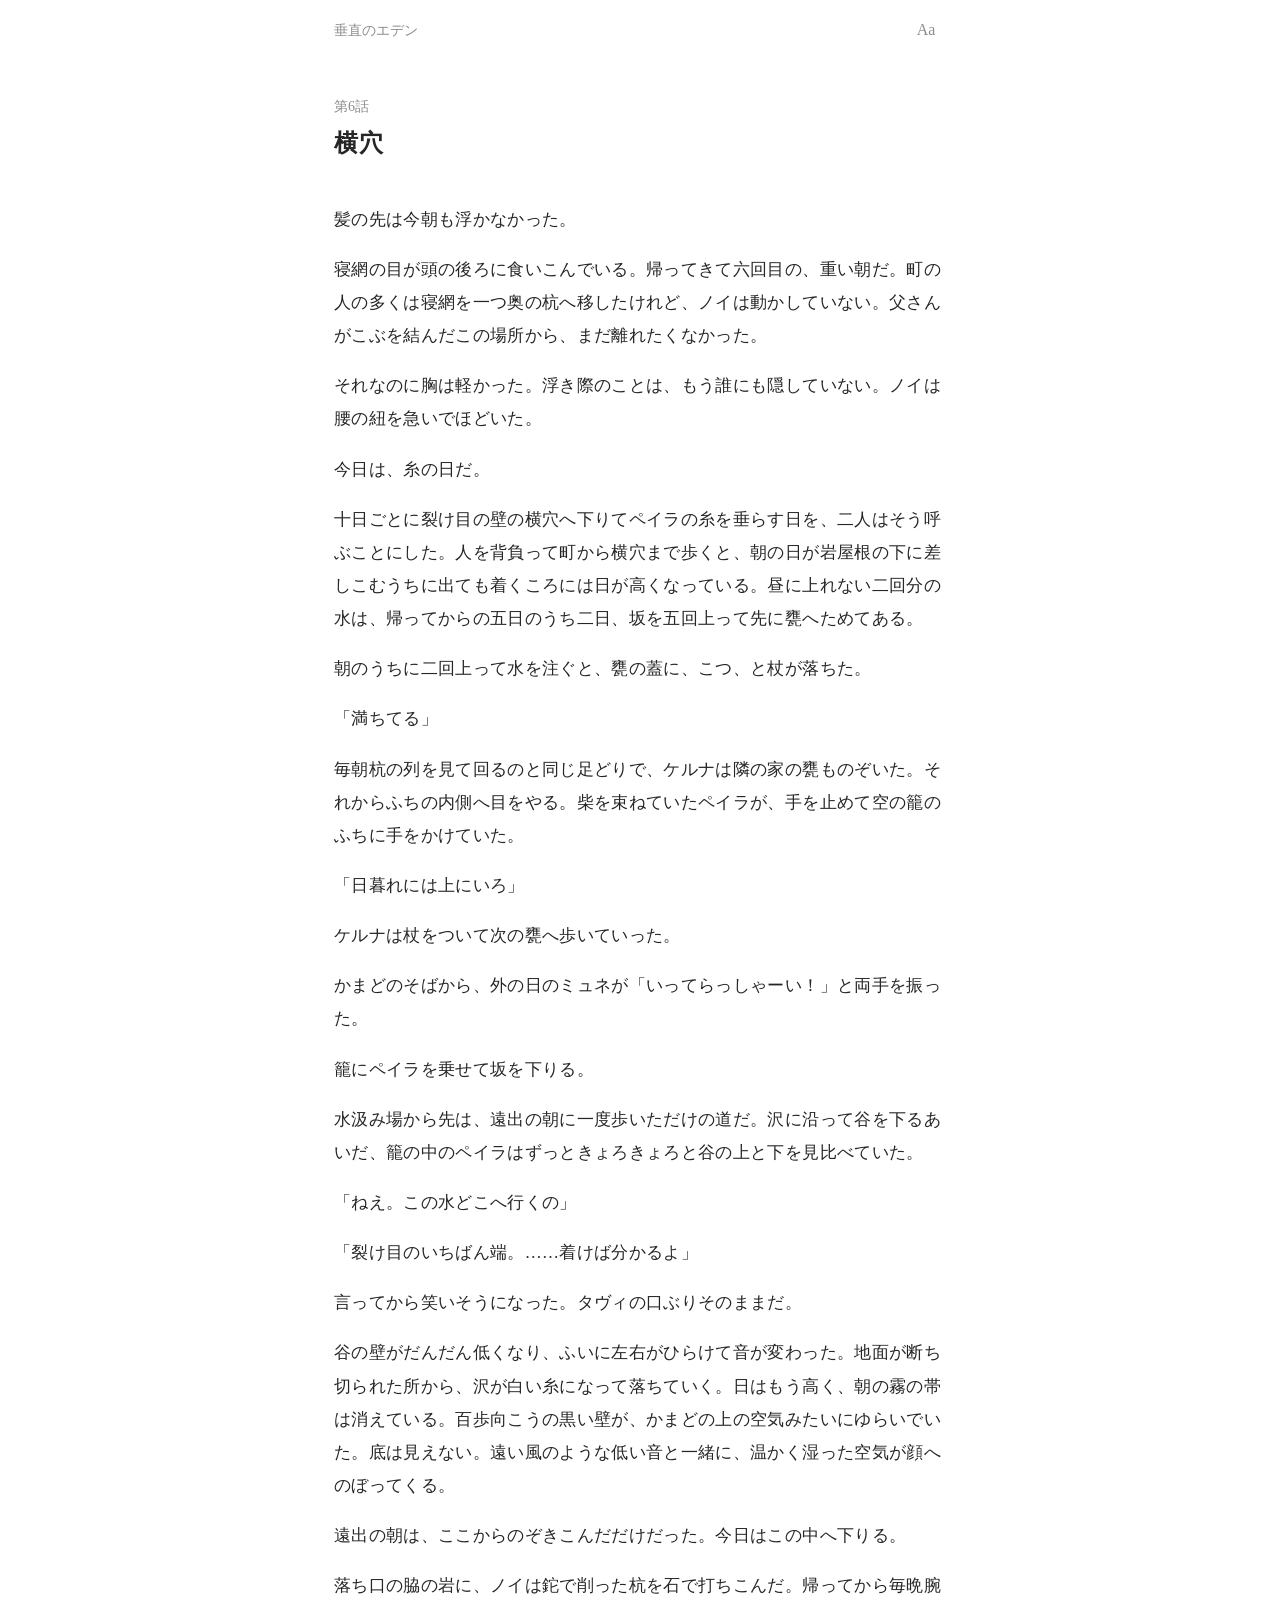
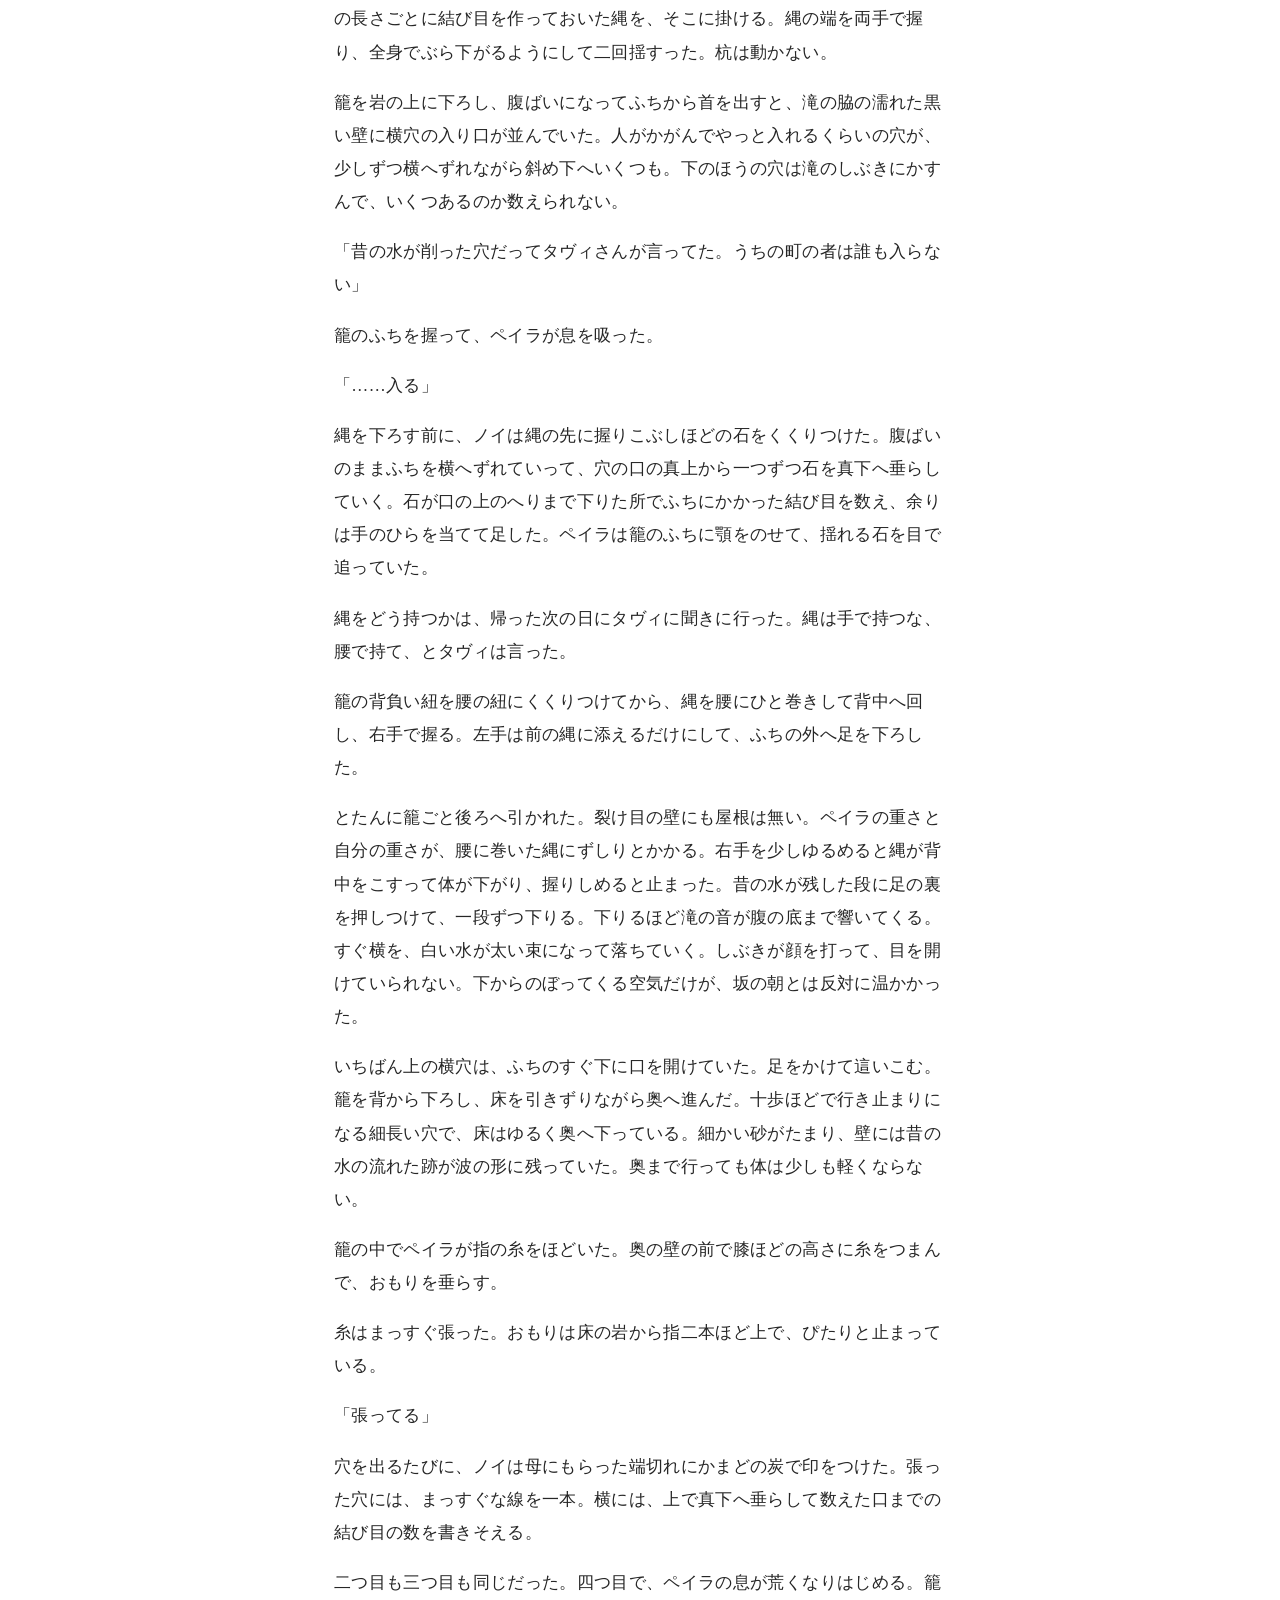
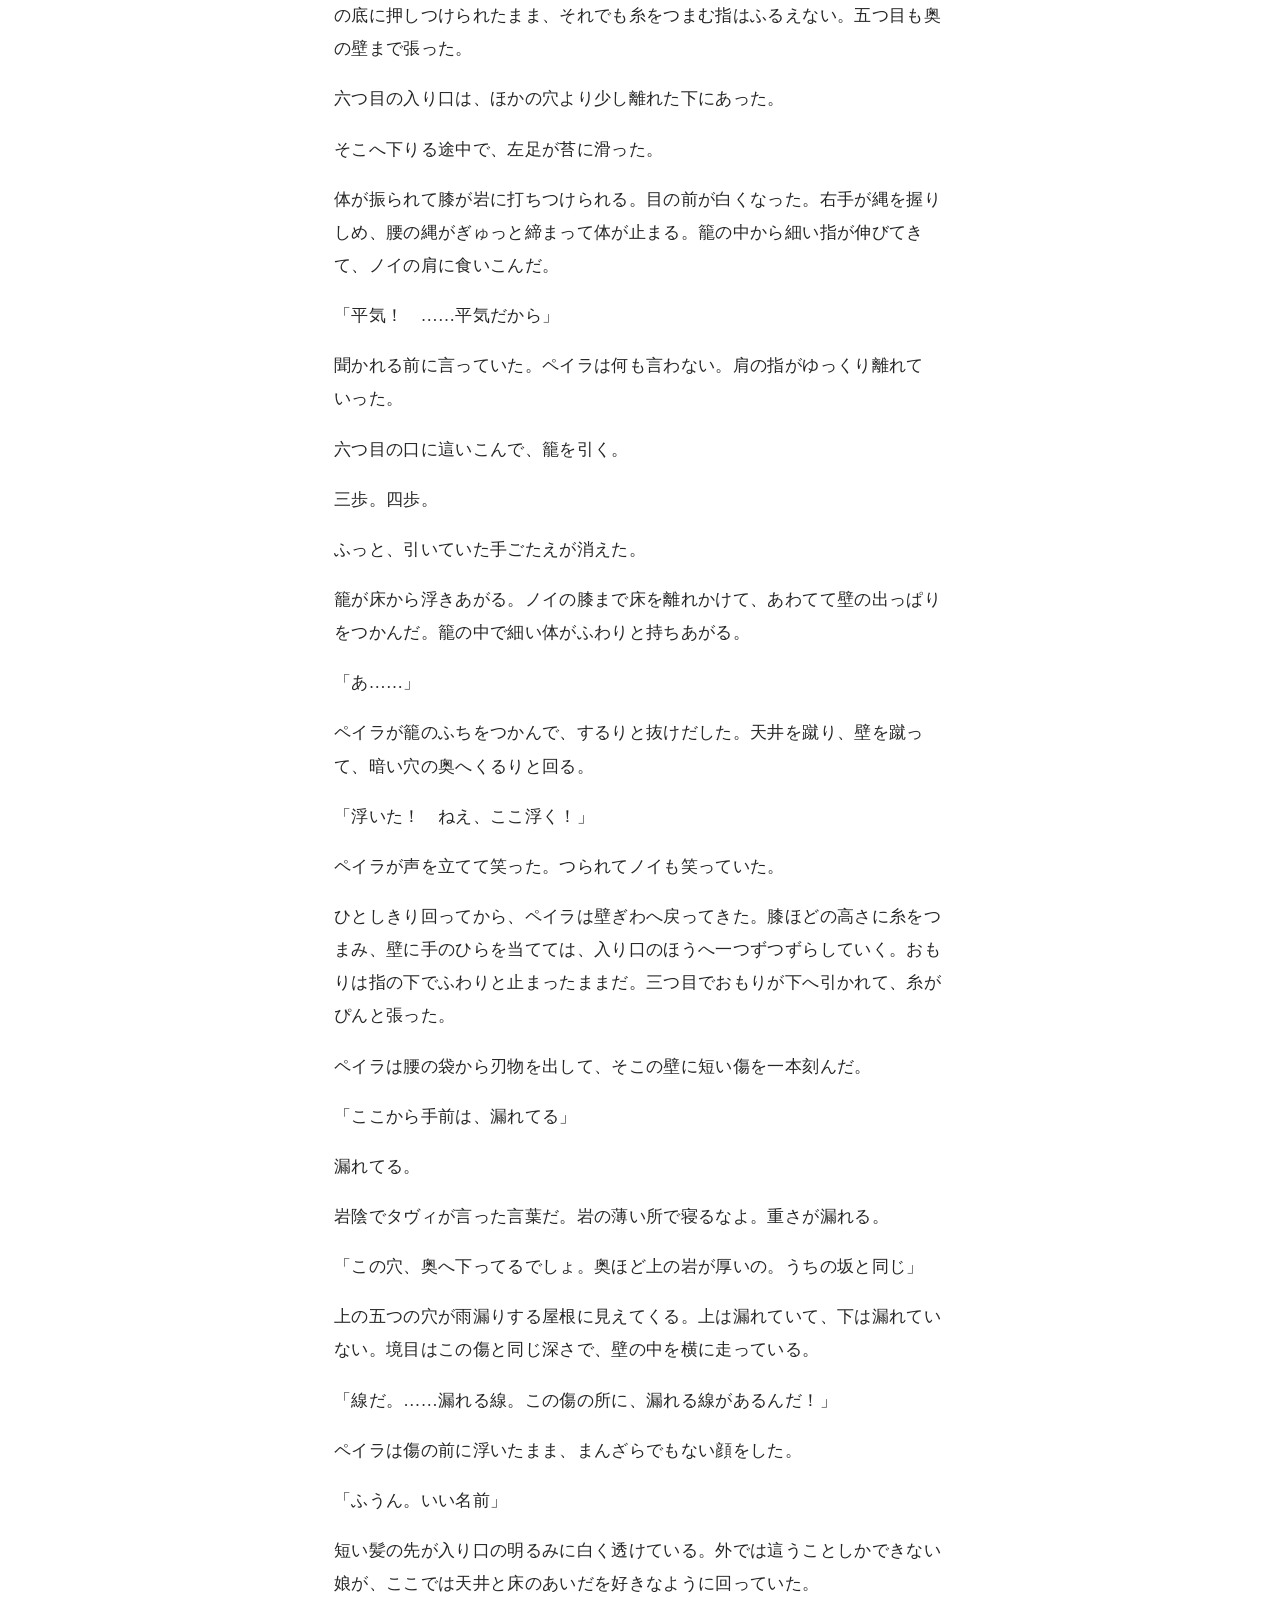
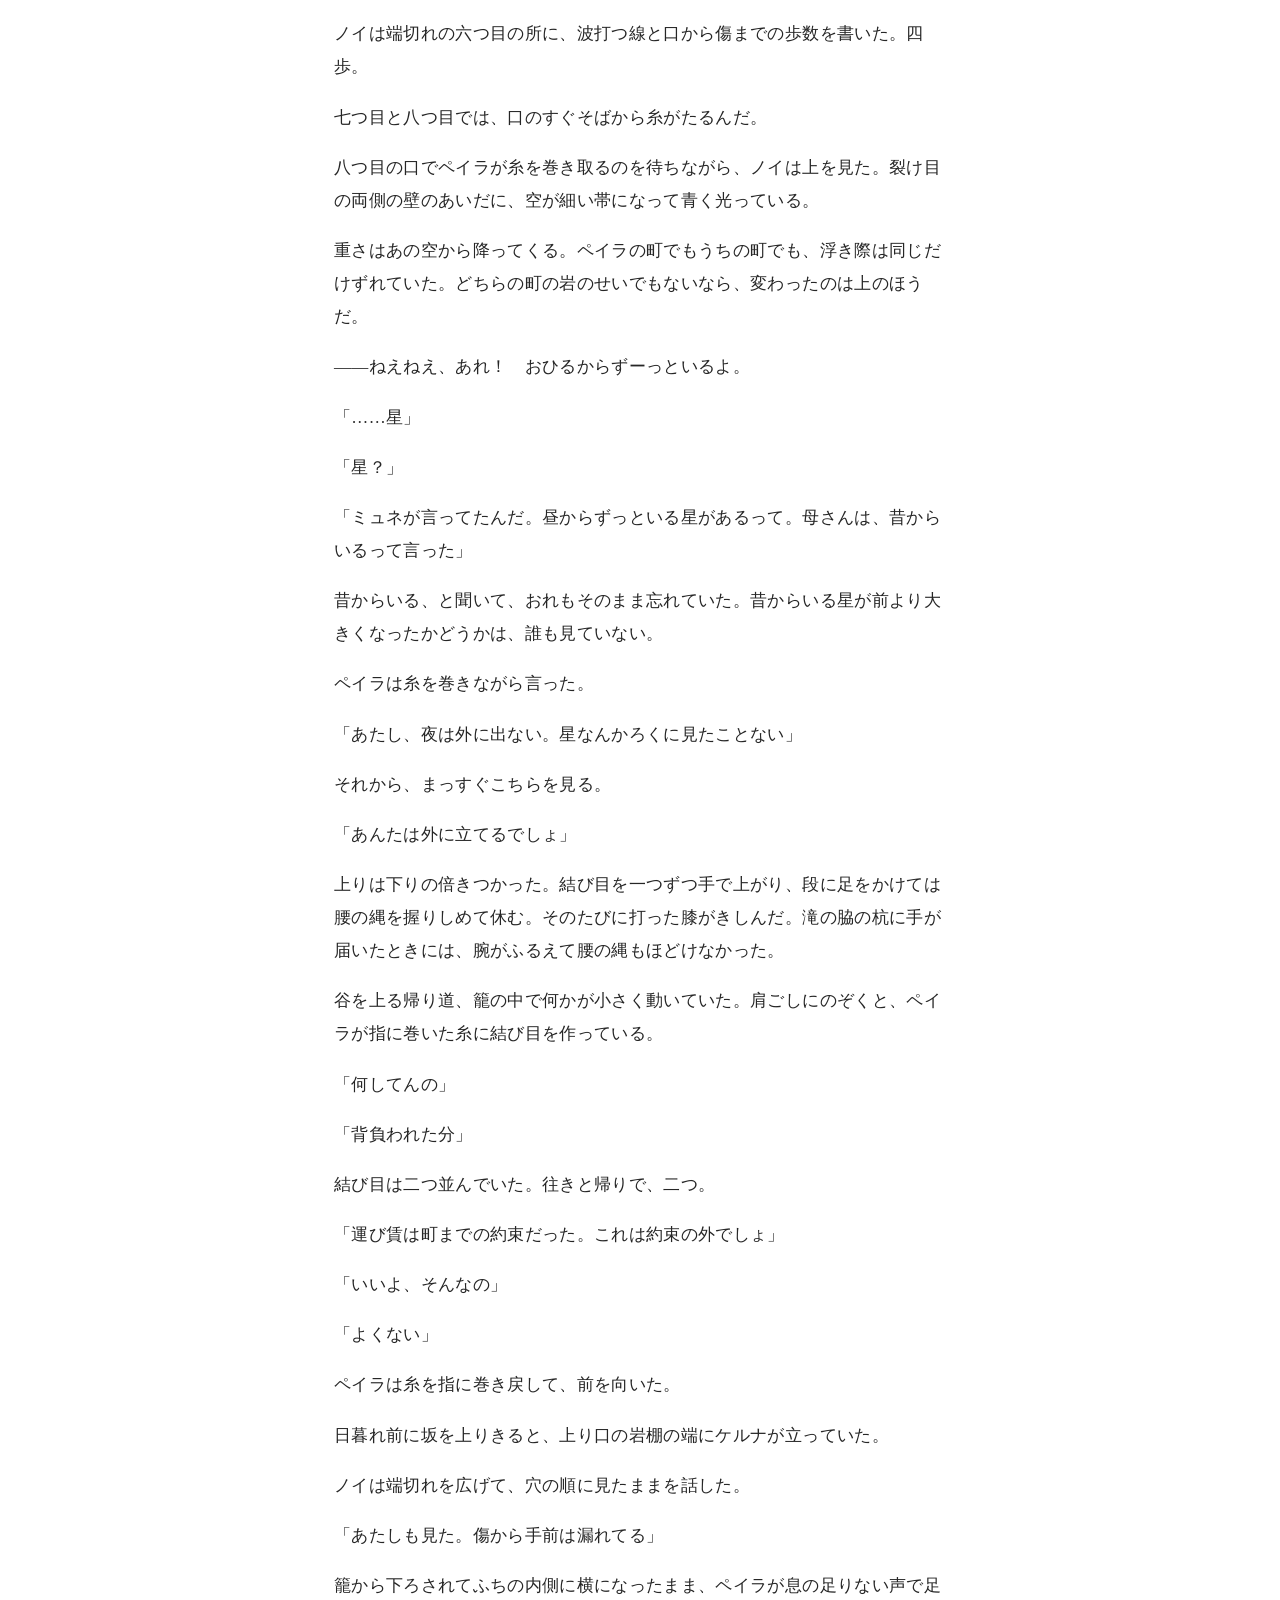
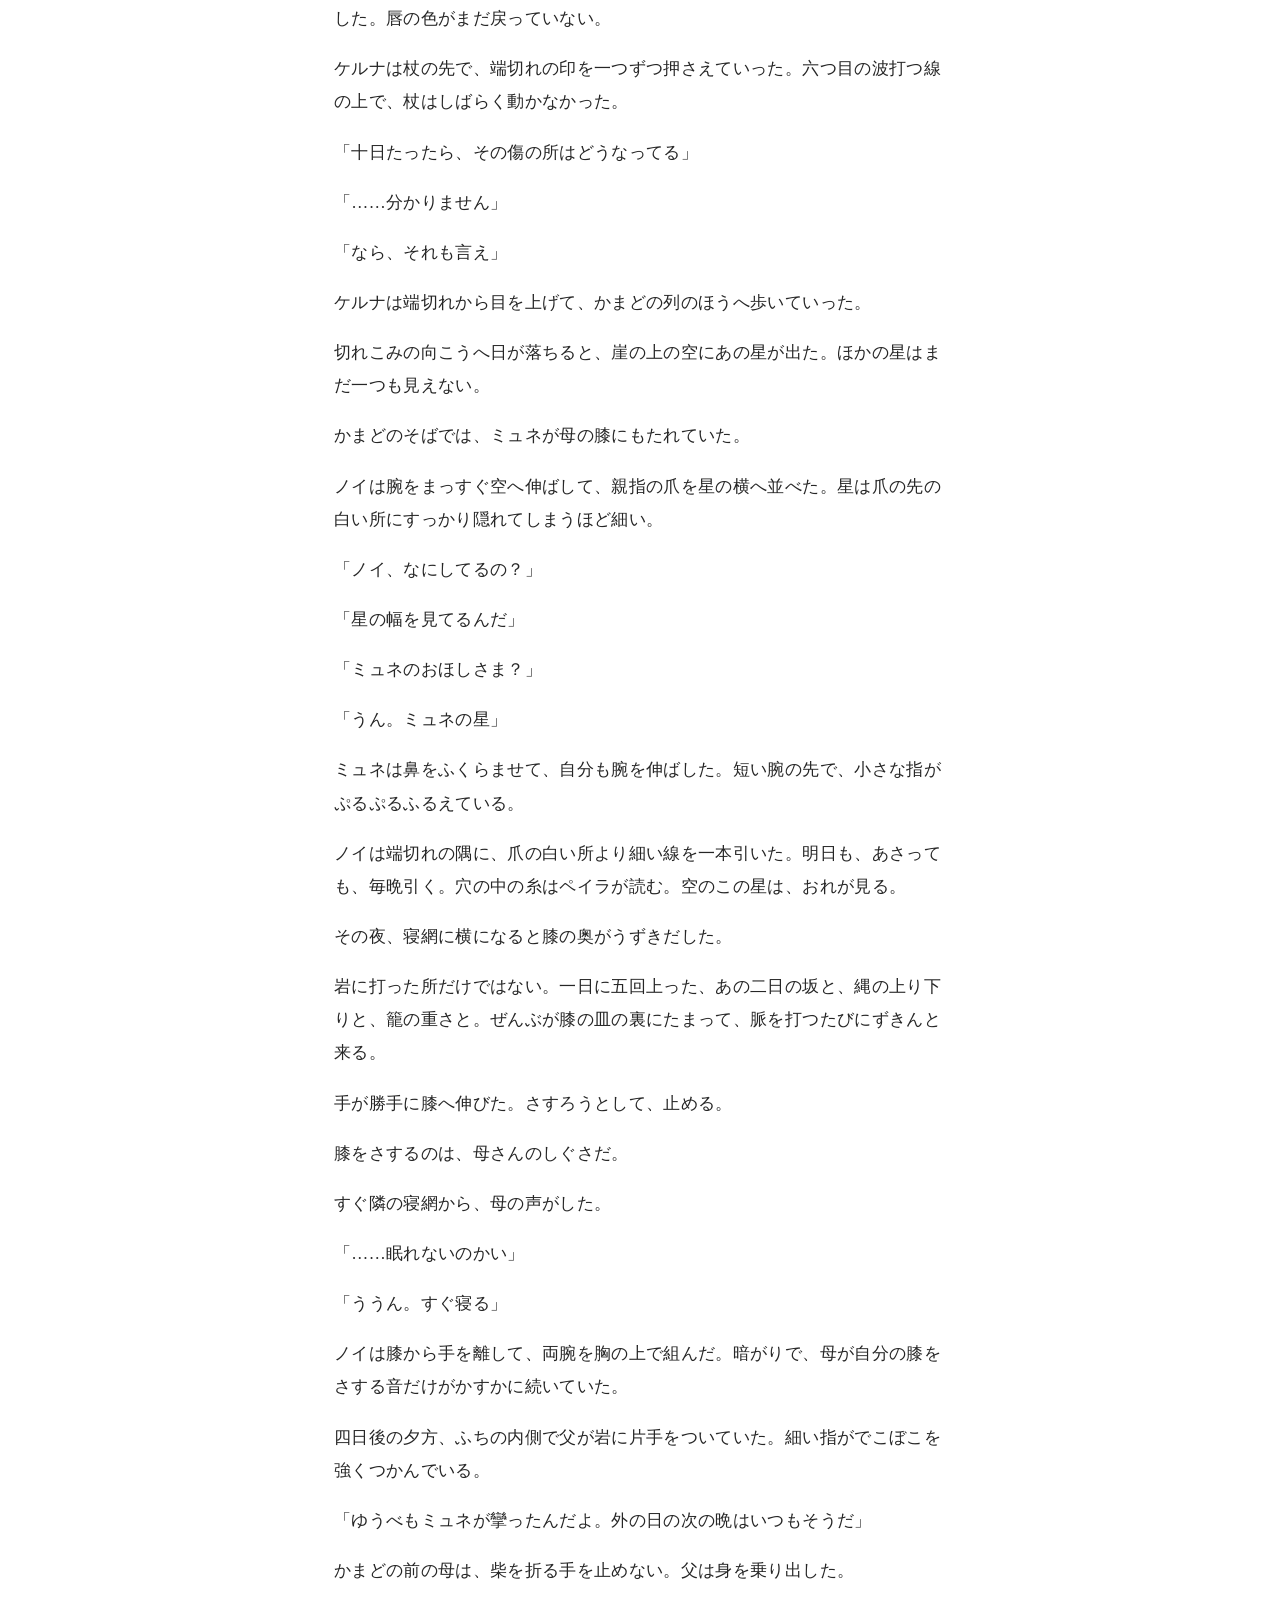
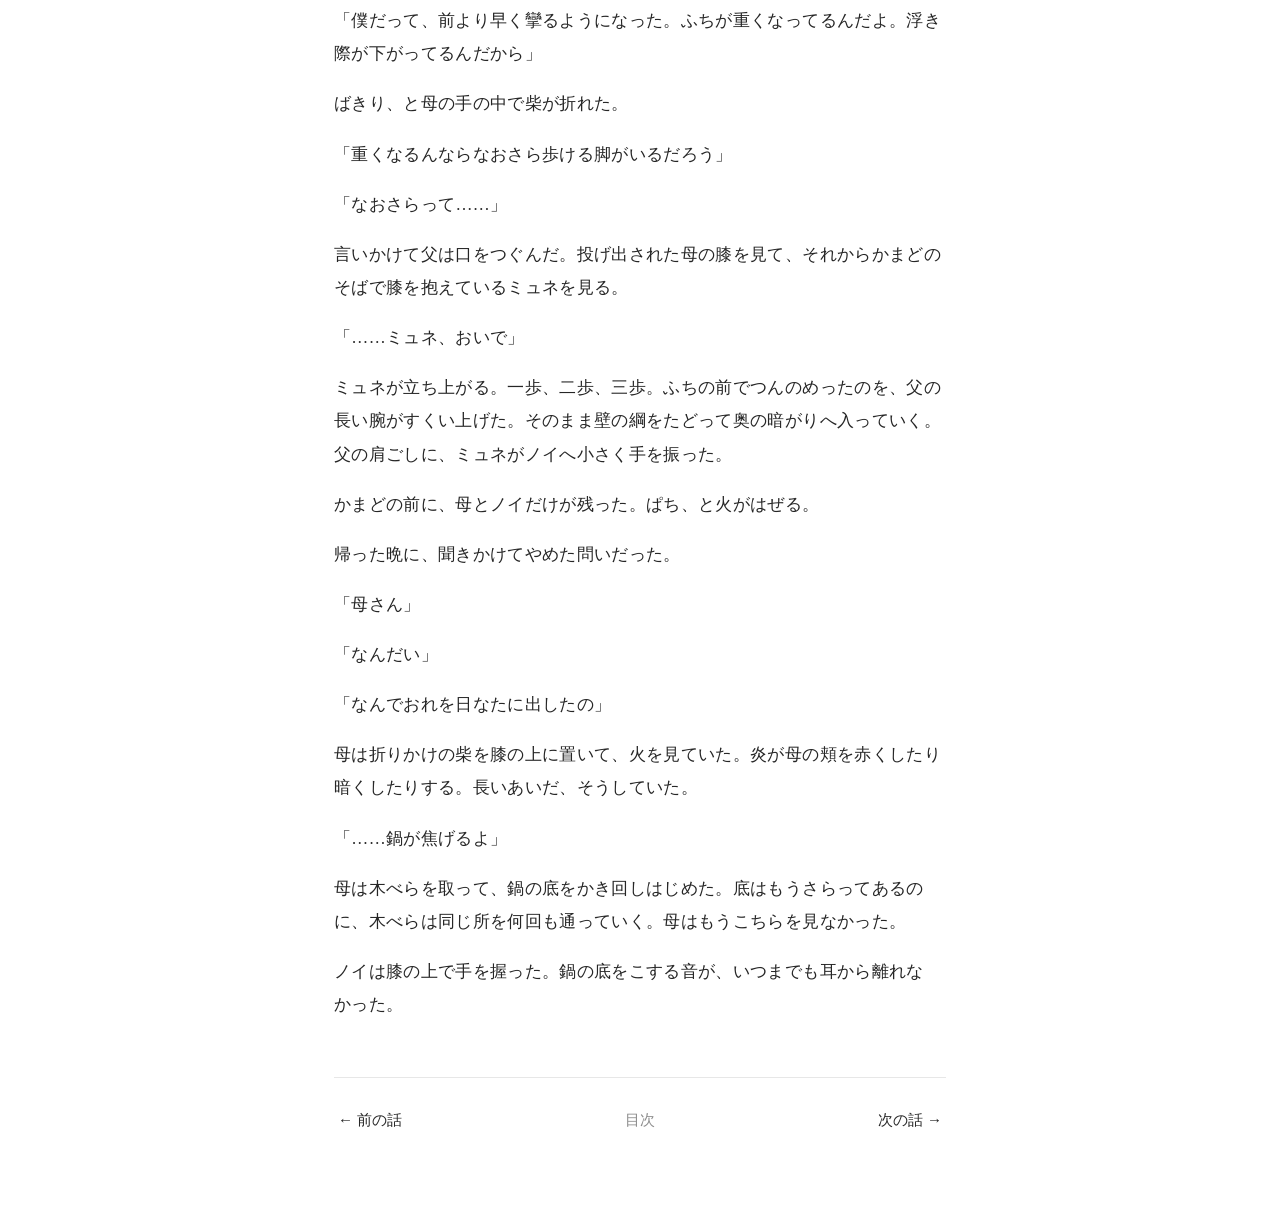
<file: 6.html>
<!DOCTYPE html>
<html lang="ja" data-size="m" data-theme="white">
<head>
<meta charset="utf-8">
<meta name="viewport" content="width=device-width, initial-scale=1">
<meta name="robots" content="noindex, nofollow">
<title>第6話 横穴｜垂直のエデン</title>
<link rel="icon" href="data:,">
<link rel="stylesheet" href="style.css">
<script>(function(){var d=document.documentElement,p='atokara:';d.classList.add('js');try{var s=localStorage.getItem(p+'size'),t=localStorage.getItem(p+'theme');if(s)d.dataset.size=s;if(t)d.dataset.theme=t;else if(matchMedia('(prefers-color-scheme: dark)').matches)d.dataset.theme='dark';}catch(e){}})();</script>
<script src="reader.js" data-key="atokara" defer></script>
</head>
<body class="episode" data-ep="6.html">
<header class="bar">
<a class="home" href="index.html">垂直のエデン</a>
<button class="cfg-btn" type="button" aria-expanded="false" aria-controls="cfg" aria-label="文字と背景" title="文字と背景">Aa</button>
<div id="cfg" class="cfg" hidden>
<div class="row" role="group" aria-label="文字の大きさ">
<button type="button" data-size="s" class="sz-s" aria-label="小" title="小">A</button>
<button type="button" data-size="m" class="sz-m" aria-label="中" title="中">A</button>
<button type="button" data-size="l" class="sz-l" aria-label="大" title="大">A</button>
</div>
<div class="row" role="group" aria-label="背景">
<button type="button" data-theme="white" class="sw sw-white">白</button>
<button type="button" data-theme="kinari" class="sw sw-kinari">生成り</button>
<button type="button" data-theme="dark" class="sw sw-dark">黒</button>
</div>
</div>
</header>
<main class="wrap">
<header class="ep-head">
<p class="ep-no">第6話</p>
<h1 class="ep-name">横穴</h1>
</header>
<article class="text">
<p>髪の先は今朝も浮かなかった。</p>
<p>寝網の目が頭の後ろに食いこんでいる。帰ってきて六回目の、重い朝だ。町の人の多くは寝網を一つ奥の杭へ移したけれど、ノイは動かしていない。父さんがこぶを結んだこの場所から、まだ離れたくなかった。</p>
<p>それなのに胸は軽かった。浮き際のことは、もう誰にも隠していない。ノイは腰の紐を急いでほどいた。</p>
<p>今日は、糸の日だ。</p>
<p>十日ごとに裂け目の壁の横穴へ下りてペイラの糸を垂らす日を、二人はそう呼ぶことにした。人を背負って町から横穴まで歩くと、朝の日が岩屋根の下に差しこむうちに出ても着くころには日が高くなっている。昼に上れない二回分の水は、帰ってからの五日のうち二日、坂を五回上って先に甕へためてある。</p>
<p>朝のうちに二回上って水を注ぐと、甕の蓋に、こつ、と杖が落ちた。</p>
<p>「満ちてる」</p>
<p>毎朝杭の列を見て回るのと同じ足どりで、ケルナは隣の家の甕ものぞいた。それからふちの内側へ目をやる。柴を束ねていたペイラが、手を止めて空の籠のふちに手をかけていた。</p>
<p>「日暮れには上にいろ」</p>
<p>ケルナは杖をついて次の甕へ歩いていった。</p>
<p>かまどのそばから、外の日のミュネが「いってらっしゃーい！」と両手を振った。</p>
<p>籠にペイラを乗せて坂を下りる。</p>
<p>水汲み場から先は、遠出の朝に一度歩いただけの道だ。沢に沿って谷を下るあいだ、籠の中のペイラはずっときょろきょろと谷の上と下を見比べていた。</p>
<p>「ねえ。この水どこへ行くの」</p>
<p>「裂け目のいちばん端。……着けば分かるよ」</p>
<p>言ってから笑いそうになった。タヴィの口ぶりそのままだ。</p>
<p>谷の壁がだんだん低くなり、ふいに左右がひらけて音が変わった。地面が断ち切られた所から、沢が白い糸になって落ちていく。日はもう高く、朝の霧の帯は消えている。百歩向こうの黒い壁が、かまどの上の空気みたいにゆらいでいた。底は見えない。遠い風のような低い音と一緒に、温かく湿った空気が顔へのぼってくる。</p>
<p>遠出の朝は、ここからのぞきこんだだけだった。今日はこの中へ下りる。</p>
<p>落ち口の脇の岩に、ノイは鉈で削った杭を石で打ちこんだ。帰ってから毎晩腕の長さごとに結び目を作っておいた縄を、そこに掛ける。縄の端を両手で握り、全身でぶら下がるようにして二回揺すった。杭は動かない。</p>
<p>籠を岩の上に下ろし、腹ばいになってふちから首を出すと、滝の脇の濡れた黒い壁に横穴の入り口が並んでいた。人がかがんでやっと入れるくらいの穴が、少しずつ横へずれながら斜め下へいくつも。下のほうの穴は滝のしぶきにかすんで、いくつあるのか数えられない。</p>
<p>「昔の水が削った穴だってタヴィさんが言ってた。うちの町の者は誰も入らない」</p>
<p>籠のふちを握って、ペイラが息を吸った。</p>
<p>「……入る」</p>
<p>縄を下ろす前に、ノイは縄の先に握りこぶしほどの石をくくりつけた。腹ばいのままふちを横へずれていって、穴の口の真上から一つずつ石を真下へ垂らしていく。石が口の上のへりまで下りた所でふちにかかった結び目を数え、余りは手のひらを当てて足した。ペイラは籠のふちに顎をのせて、揺れる石を目で追っていた。</p>
<p>縄をどう持つかは、帰った次の日にタヴィに聞きに行った。縄は手で持つな、腰で持て、とタヴィは言った。</p>
<p>籠の背負い紐を腰の紐にくくりつけてから、縄を腰にひと巻きして背中へ回し、右手で握る。左手は前の縄に添えるだけにして、ふちの外へ足を下ろした。</p>
<p>とたんに籠ごと後ろへ引かれた。裂け目の壁にも屋根は無い。ペイラの重さと自分の重さが、腰に巻いた縄にずしりとかかる。右手を少しゆるめると縄が背中をこすって体が下がり、握りしめると止まった。昔の水が残した段に足の裏を押しつけて、一段ずつ下りる。下りるほど滝の音が腹の底まで響いてくる。すぐ横を、白い水が太い束になって落ちていく。しぶきが顔を打って、目を開けていられない。下からのぼってくる空気だけが、坂の朝とは反対に温かかった。</p>
<p>いちばん上の横穴は、ふちのすぐ下に口を開けていた。足をかけて這いこむ。籠を背から下ろし、床を引きずりながら奥へ進んだ。十歩ほどで行き止まりになる細長い穴で、床はゆるく奥へ下っている。細かい砂がたまり、壁には昔の水の流れた跡が波の形に残っていた。奥まで行っても体は少しも軽くならない。</p>
<p>籠の中でペイラが指の糸をほどいた。奥の壁の前で膝ほどの高さに糸をつまんで、おもりを垂らす。</p>
<p>糸はまっすぐ張った。おもりは床の岩から指二本ほど上で、ぴたりと止まっている。</p>
<p>「張ってる」</p>
<p>穴を出るたびに、ノイは母にもらった端切れにかまどの炭で印をつけた。張った穴には、まっすぐな線を一本。横には、上で真下へ垂らして数えた口までの結び目の数を書きそえる。</p>
<p>二つ目も三つ目も同じだった。四つ目で、ペイラの息が荒くなりはじめる。籠の底に押しつけられたまま、それでも糸をつまむ指はふるえない。五つ目も奥の壁まで張った。</p>
<p>六つ目の入り口は、ほかの穴より少し離れた下にあった。</p>
<p>そこへ下りる途中で、左足が苔に滑った。</p>
<p>体が振られて膝が岩に打ちつけられる。目の前が白くなった。右手が縄を握りしめ、腰の縄がぎゅっと締まって体が止まる。籠の中から細い指が伸びてきて、ノイの肩に食いこんだ。</p>
<p>「平気！　……平気だから」</p>
<p>聞かれる前に言っていた。ペイラは何も言わない。肩の指がゆっくり離れていった。</p>
<p>六つ目の口に這いこんで、籠を引く。</p>
<p>三歩。四歩。</p>
<p>ふっと、引いていた手ごたえが消えた。</p>
<p>籠が床から浮きあがる。ノイの膝まで床を離れかけて、あわてて壁の出っぱりをつかんだ。籠の中で細い体がふわりと持ちあがる。</p>
<p>「あ……」</p>
<p>ペイラが籠のふちをつかんで、するりと抜けだした。天井を蹴り、壁を蹴って、暗い穴の奥へくるりと回る。</p>
<p>「浮いた！　ねえ、ここ浮く！」</p>
<p>ペイラが声を立てて笑った。つられてノイも笑っていた。</p>
<p>ひとしきり回ってから、ペイラは壁ぎわへ戻ってきた。膝ほどの高さに糸をつまみ、壁に手のひらを当てては、入り口のほうへ一つずつずらしていく。おもりは指の下でふわりと止まったままだ。三つ目でおもりが下へ引かれて、糸がぴんと張った。</p>
<p>ペイラは腰の袋から刃物を出して、そこの壁に短い傷を一本刻んだ。</p>
<p>「ここから手前は、漏れてる」</p>
<p>漏れてる。</p>
<p>岩陰でタヴィが言った言葉だ。岩の薄い所で寝るなよ。重さが漏れる。</p>
<p>「この穴、奥へ下ってるでしょ。奥ほど上の岩が厚いの。うちの坂と同じ」</p>
<p>上の五つの穴が雨漏りする屋根に見えてくる。上は漏れていて、下は漏れていない。境目はこの傷と同じ深さで、壁の中を横に走っている。</p>
<p>「線だ。……漏れる線。この傷の所に、漏れる線があるんだ！」</p>
<p>ペイラは傷の前に浮いたまま、まんざらでもない顔をした。</p>
<p>「ふうん。いい名前」</p>
<p>短い髪の先が入り口の明るみに白く透けている。外では這うことしかできない娘が、ここでは天井と床のあいだを好きなように回っていた。</p>
<p>ノイは端切れの六つ目の所に、波打つ線と口から傷までの歩数を書いた。四歩。</p>
<p>七つ目と八つ目では、口のすぐそばから糸がたるんだ。</p>
<p>八つ目の口でペイラが糸を巻き取るのを待ちながら、ノイは上を見た。裂け目の両側の壁のあいだに、空が細い帯になって青く光っている。</p>
<p>重さはあの空から降ってくる。ペイラの町でもうちの町でも、浮き際は同じだけずれていた。どちらの町の岩のせいでもないなら、変わったのは上のほうだ。</p>
<p>――ねえねえ、あれ！　おひるからずーっといるよ。</p>
<p>「……星」</p>
<p>「星？」</p>
<p>「ミュネが言ってたんだ。昼からずっといる星があるって。母さんは、昔からいるって言った」</p>
<p>昔からいる、と聞いて、おれもそのまま忘れていた。昔からいる星が前より大きくなったかどうかは、誰も見ていない。</p>
<p>ペイラは糸を巻きながら言った。</p>
<p>「あたし、夜は外に出ない。星なんかろくに見たことない」</p>
<p>それから、まっすぐこちらを見る。</p>
<p>「あんたは外に立てるでしょ」</p>
<p>上りは下りの倍きつかった。結び目を一つずつ手で上がり、段に足をかけては腰の縄を握りしめて休む。そのたびに打った膝がきしんだ。滝の脇の杭に手が届いたときには、腕がふるえて腰の縄もほどけなかった。</p>
<p>谷を上る帰り道、籠の中で何かが小さく動いていた。肩ごしにのぞくと、ペイラが指に巻いた糸に結び目を作っている。</p>
<p>「何してんの」</p>
<p>「背負われた分」</p>
<p>結び目は二つ並んでいた。往きと帰りで、二つ。</p>
<p>「運び賃は町までの約束だった。これは約束の外でしょ」</p>
<p>「いいよ、そんなの」</p>
<p>「よくない」</p>
<p>ペイラは糸を指に巻き戻して、前を向いた。</p>
<p>日暮れ前に坂を上りきると、上り口の岩棚の端にケルナが立っていた。</p>
<p>ノイは端切れを広げて、穴の順に見たままを話した。</p>
<p>「あたしも見た。傷から手前は漏れてる」</p>
<p>籠から下ろされてふちの内側に横になったまま、ペイラが息の足りない声で足した。唇の色がまだ戻っていない。</p>
<p>ケルナは杖の先で、端切れの印を一つずつ押さえていった。六つ目の波打つ線の上で、杖はしばらく動かなかった。</p>
<p>「十日たったら、その傷の所はどうなってる」</p>
<p>「……分かりません」</p>
<p>「なら、それも言え」</p>
<p>ケルナは端切れから目を上げて、かまどの列のほうへ歩いていった。</p>
<p>切れこみの向こうへ日が落ちると、崖の上の空にあの星が出た。ほかの星はまだ一つも見えない。</p>
<p>かまどのそばでは、ミュネが母の膝にもたれていた。</p>
<p>ノイは腕をまっすぐ空へ伸ばして、親指の爪を星の横へ並べた。星は爪の先の白い所にすっかり隠れてしまうほど細い。</p>
<p>「ノイ、なにしてるの？」</p>
<p>「星の幅を見てるんだ」</p>
<p>「ミュネのおほしさま？」</p>
<p>「うん。ミュネの星」</p>
<p>ミュネは鼻をふくらませて、自分も腕を伸ばした。短い腕の先で、小さな指がぷるぷるふるえている。</p>
<p>ノイは端切れの隅に、爪の白い所より細い線を一本引いた。明日も、あさっても、毎晩引く。穴の中の糸はペイラが読む。空のこの星は、おれが見る。</p>
<p>その夜、寝網に横になると膝の奥がうずきだした。</p>
<p>岩に打った所だけではない。一日に五回上った、あの二日の坂と、縄の上り下りと、籠の重さと。ぜんぶが膝の皿の裏にたまって、脈を打つたびにずきんと来る。</p>
<p>手が勝手に膝へ伸びた。さすろうとして、止める。</p>
<p>膝をさするのは、母さんのしぐさだ。</p>
<p>すぐ隣の寝網から、母の声がした。</p>
<p>「……眠れないのかい」</p>
<p>「ううん。すぐ寝る」</p>
<p>ノイは膝から手を離して、両腕を胸の上で組んだ。暗がりで、母が自分の膝をさする音だけがかすかに続いていた。</p>
<p>四日後の夕方、ふちの内側で父が岩に片手をついていた。細い指がでこぼこを強くつかんでいる。</p>
<p>「ゆうべもミュネが攣ったんだよ。外の日の次の晩はいつもそうだ」</p>
<p>かまどの前の母は、柴を折る手を止めない。父は身を乗り出した。</p>
<p>「僕だって、前より早く攣るようになった。ふちが重くなってるんだよ。浮き際が下がってるんだから」</p>
<p>ばきり、と母の手の中で柴が折れた。</p>
<p>「重くなるんならなおさら歩ける脚がいるだろう」</p>
<p>「なおさらって……」</p>
<p>言いかけて父は口をつぐんだ。投げ出された母の膝を見て、それからかまどのそばで膝を抱えているミュネを見る。</p>
<p>「……ミュネ、おいで」</p>
<p>ミュネが立ち上がる。一歩、二歩、三歩。ふちの前でつんのめったのを、父の長い腕がすくい上げた。そのまま壁の綱をたどって奥の暗がりへ入っていく。父の肩ごしに、ミュネがノイへ小さく手を振った。</p>
<p>かまどの前に、母とノイだけが残った。ぱち、と火がはぜる。</p>
<p>帰った晩に、聞きかけてやめた問いだった。</p>
<p>「母さん」</p>
<p>「なんだい」</p>
<p>「なんでおれを日なたに出したの」</p>
<p>母は折りかけの柴を膝の上に置いて、火を見ていた。炎が母の頬を赤くしたり暗くしたりする。長いあいだ、そうしていた。</p>
<p>「……鍋が焦げるよ」</p>
<p>母は木べらを取って、鍋の底をかき回しはじめた。底はもうさらってあるのに、木べらは同じ所を何回も通っていく。母はもうこちらを見なかった。</p>
<p>ノイは膝の上で手を握った。鍋の底をこする音が、いつまでも耳から離れなかった。</p>
</article>
<nav class="pager">
<a class="prev" href="5.html" rel="prev">← 前の話</a>
<a class="toc-link" href="index.html">目次</a>
<a class="next" href="7.html" rel="next">次の話 →</a>
</nav>
</main>
</body>
</html>
</file>
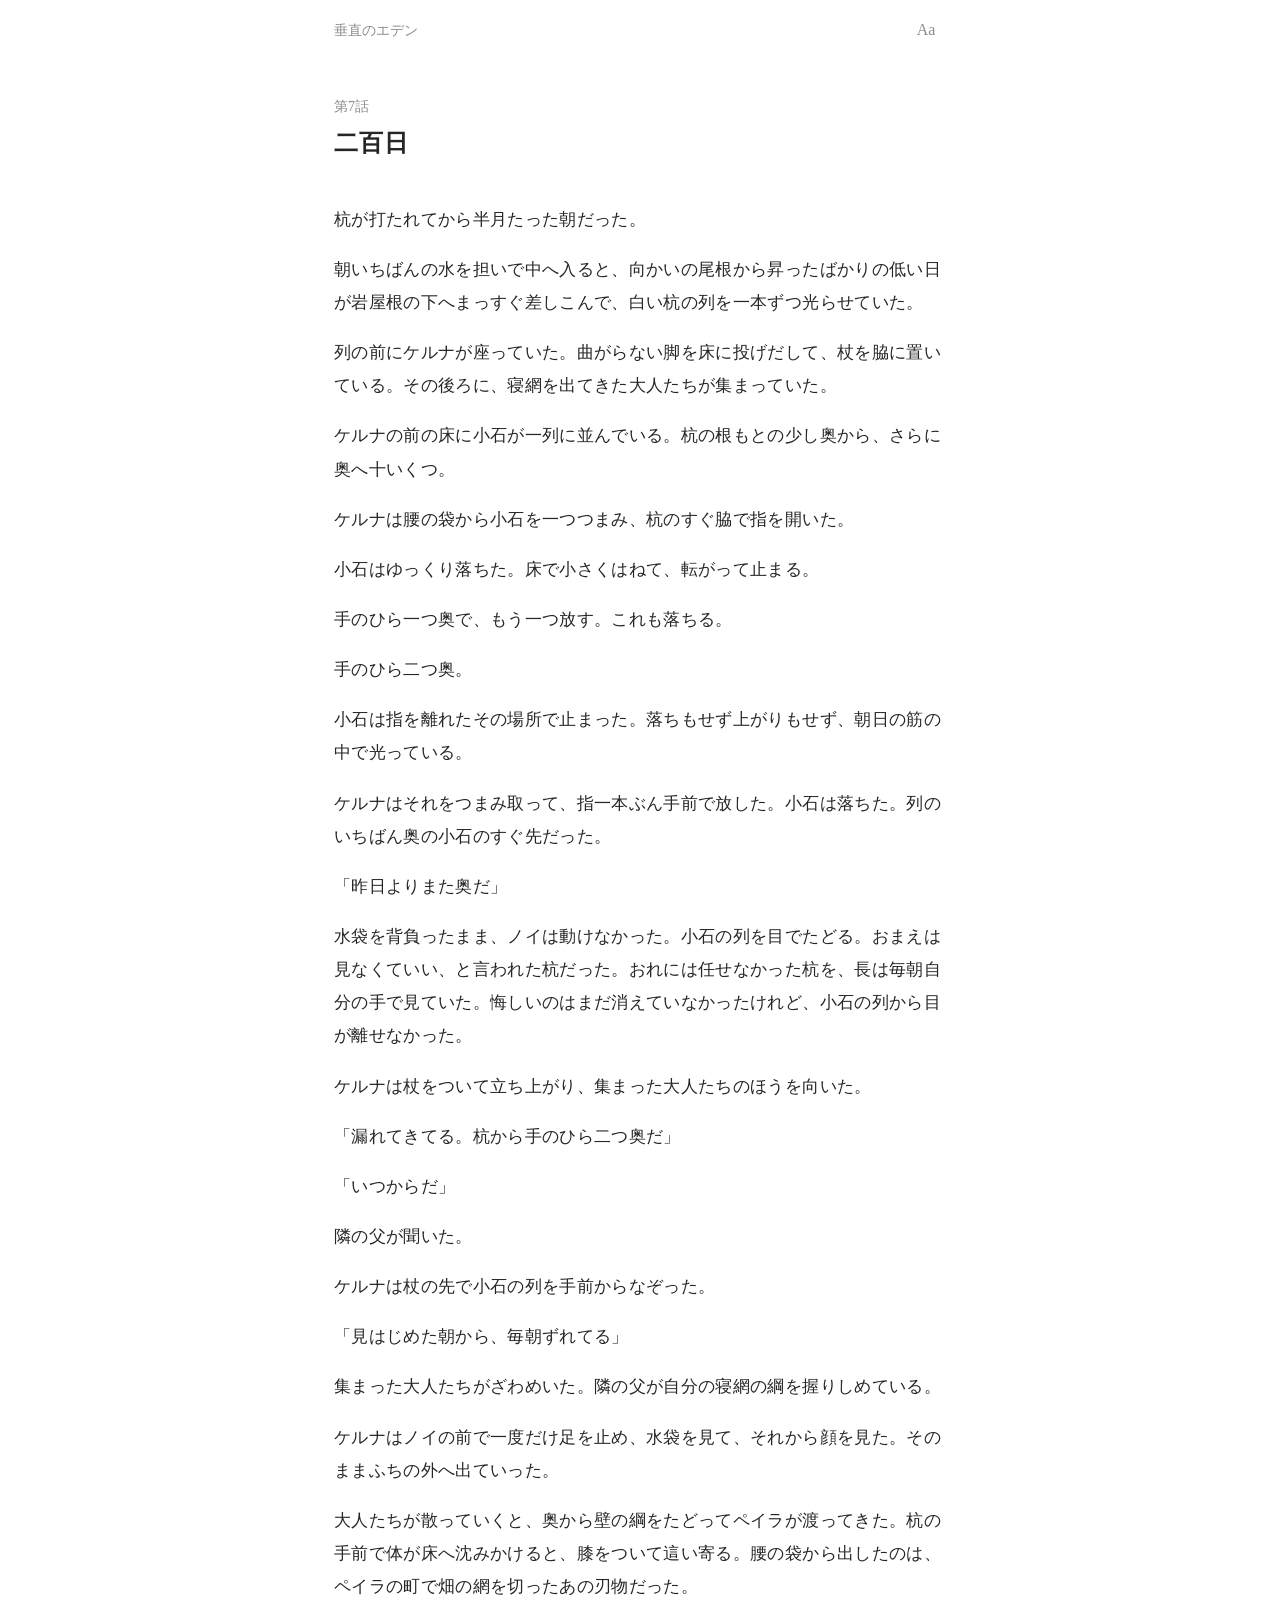
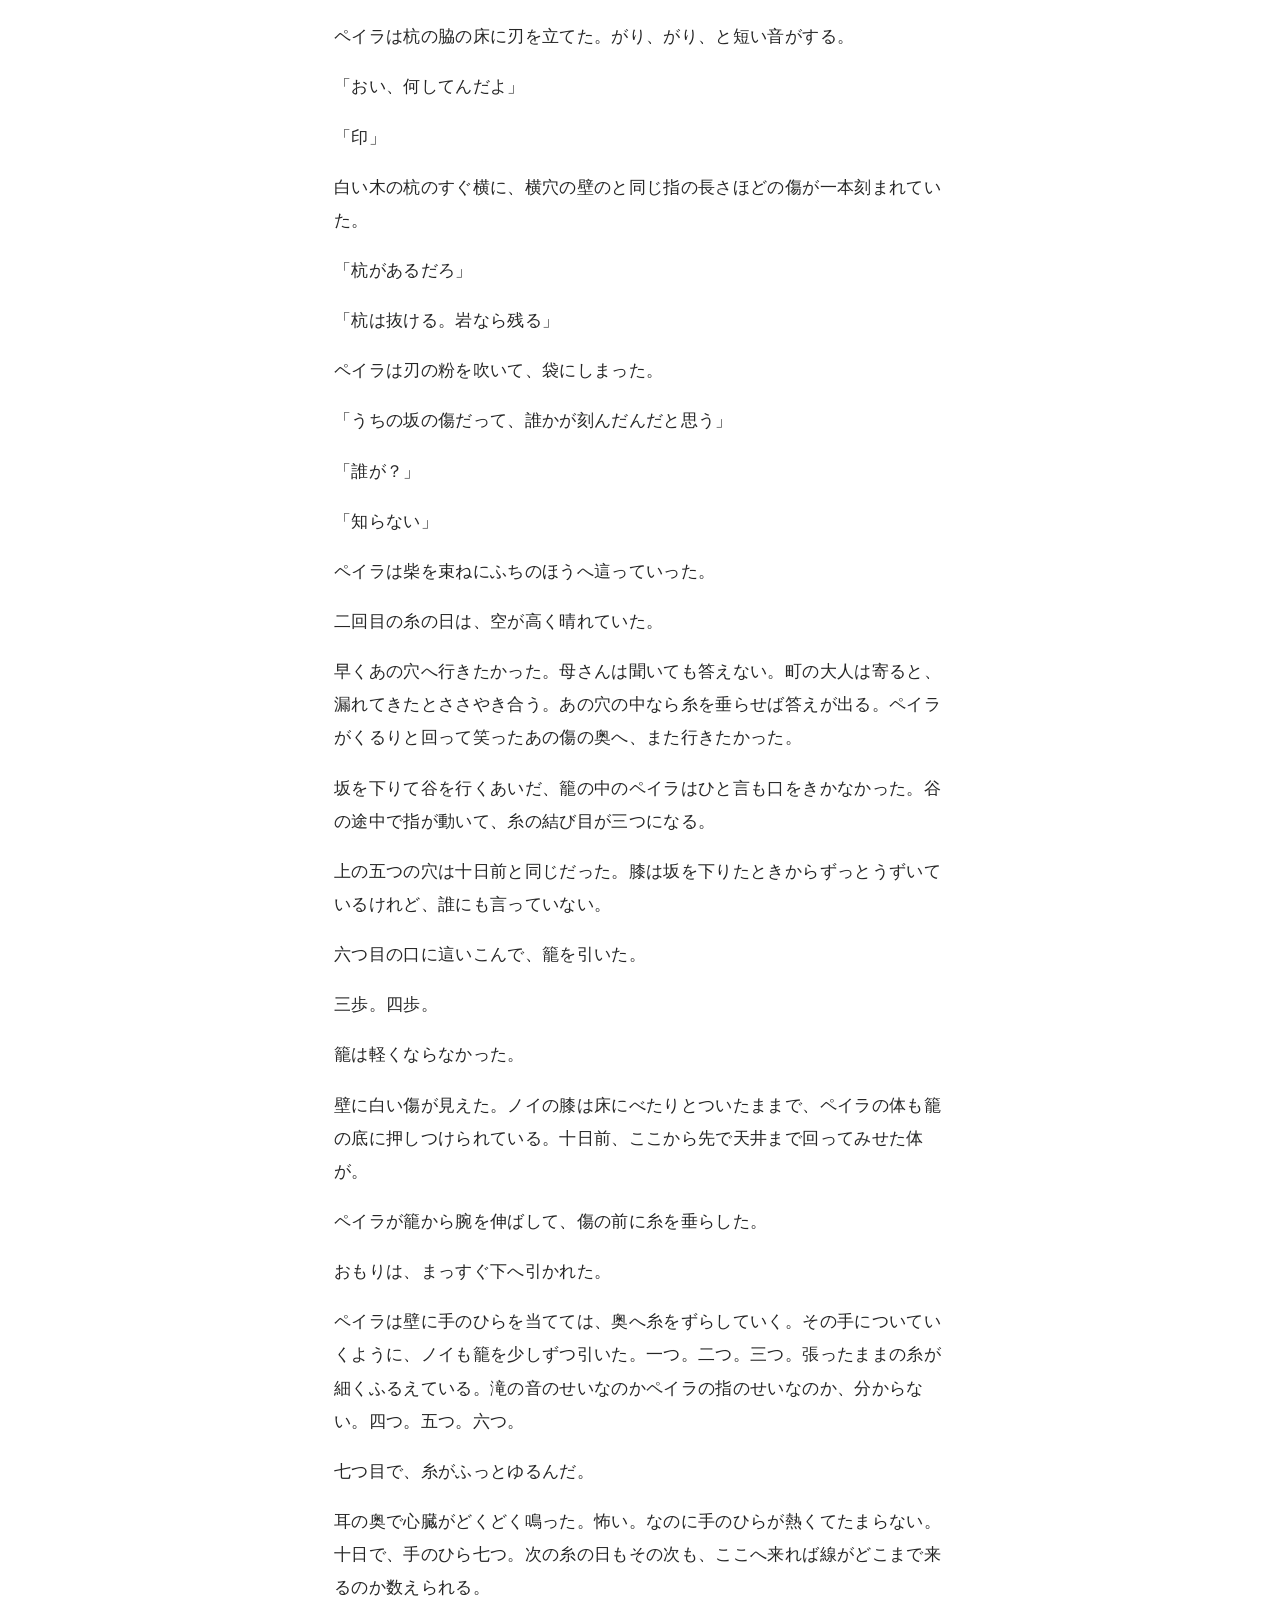
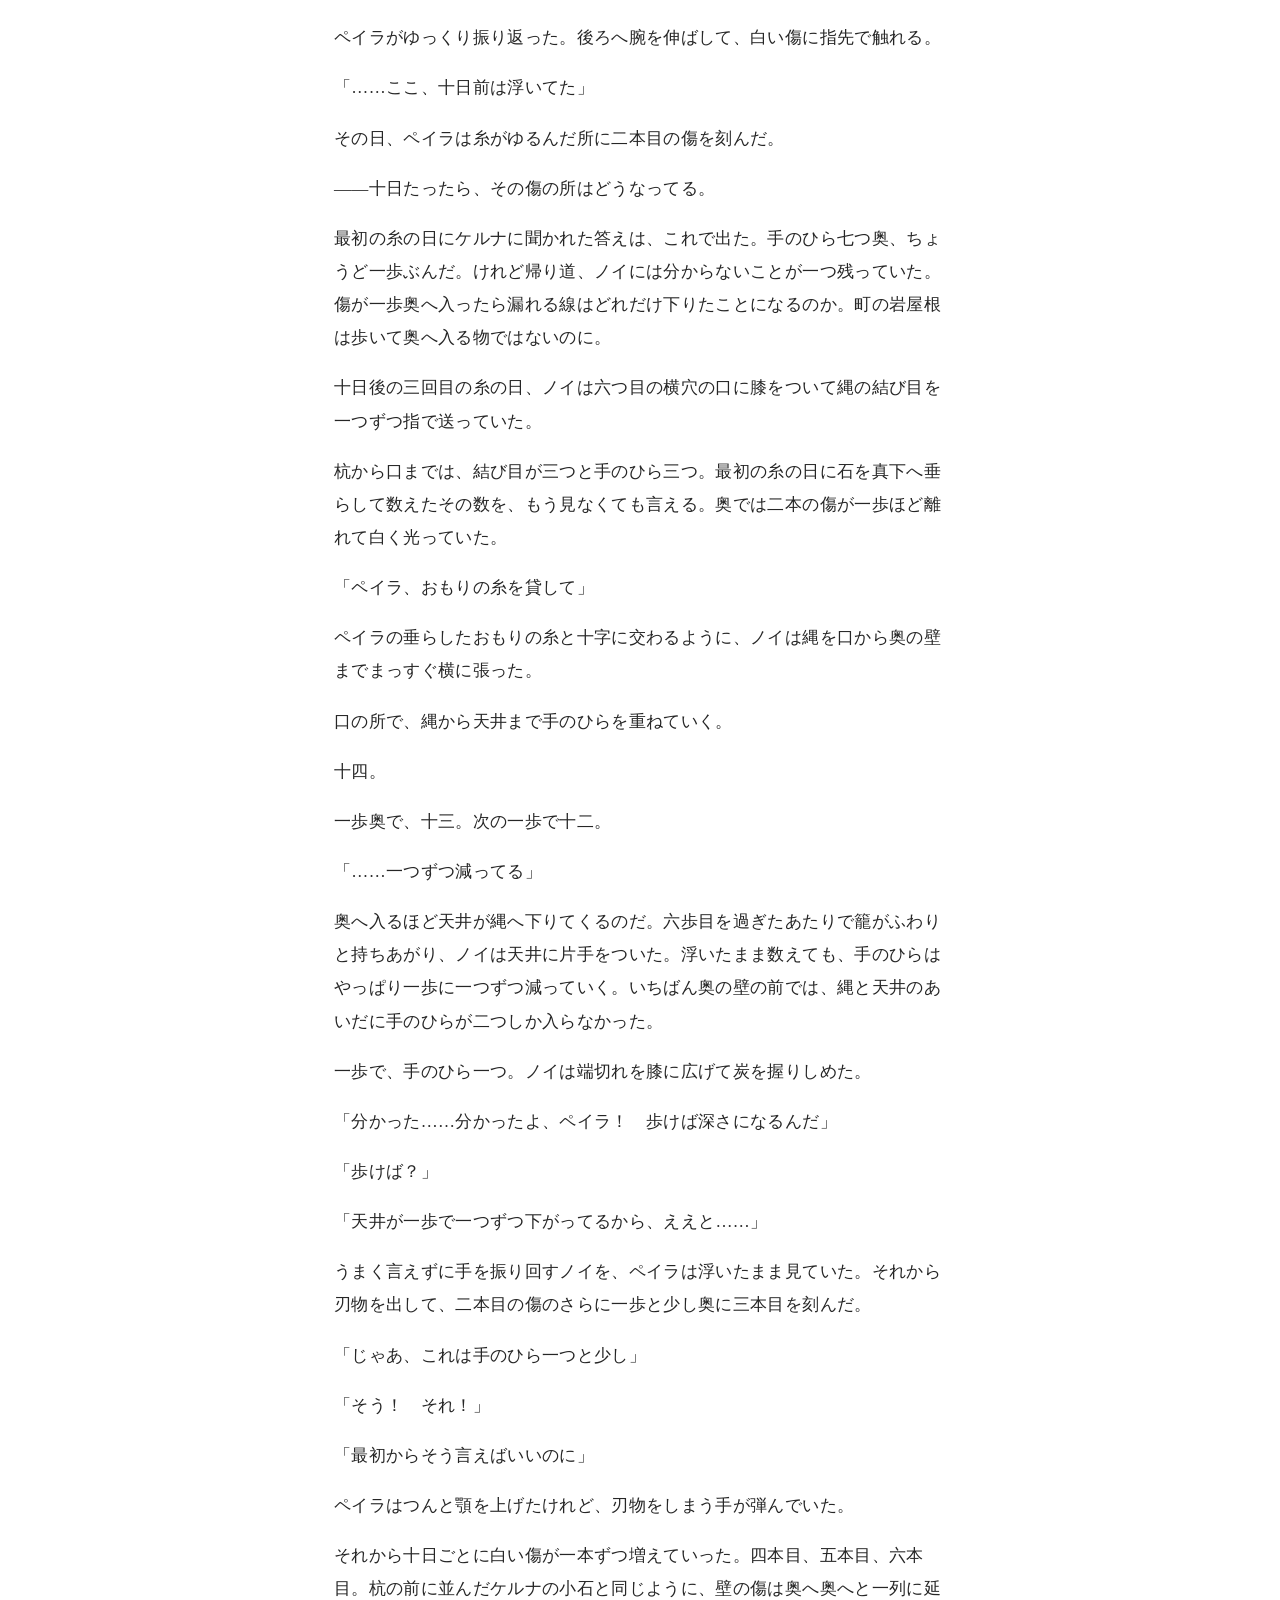
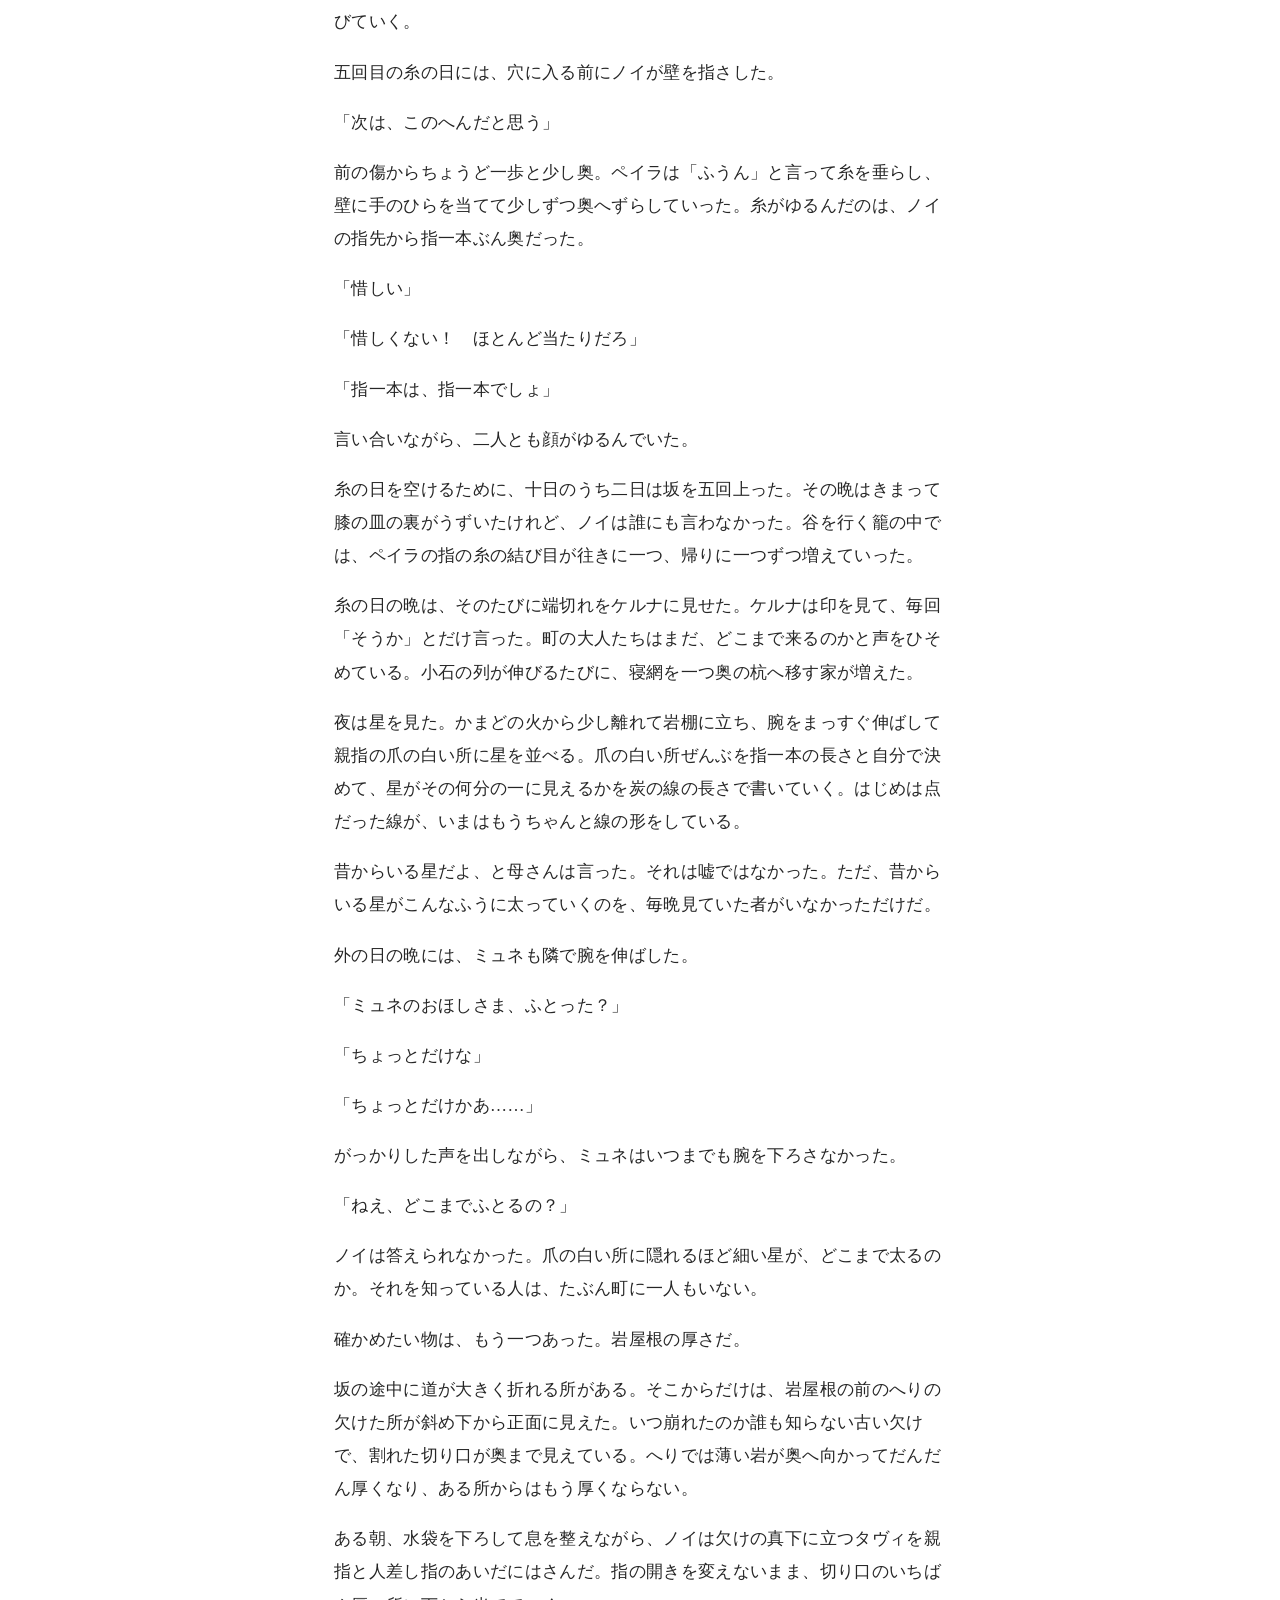
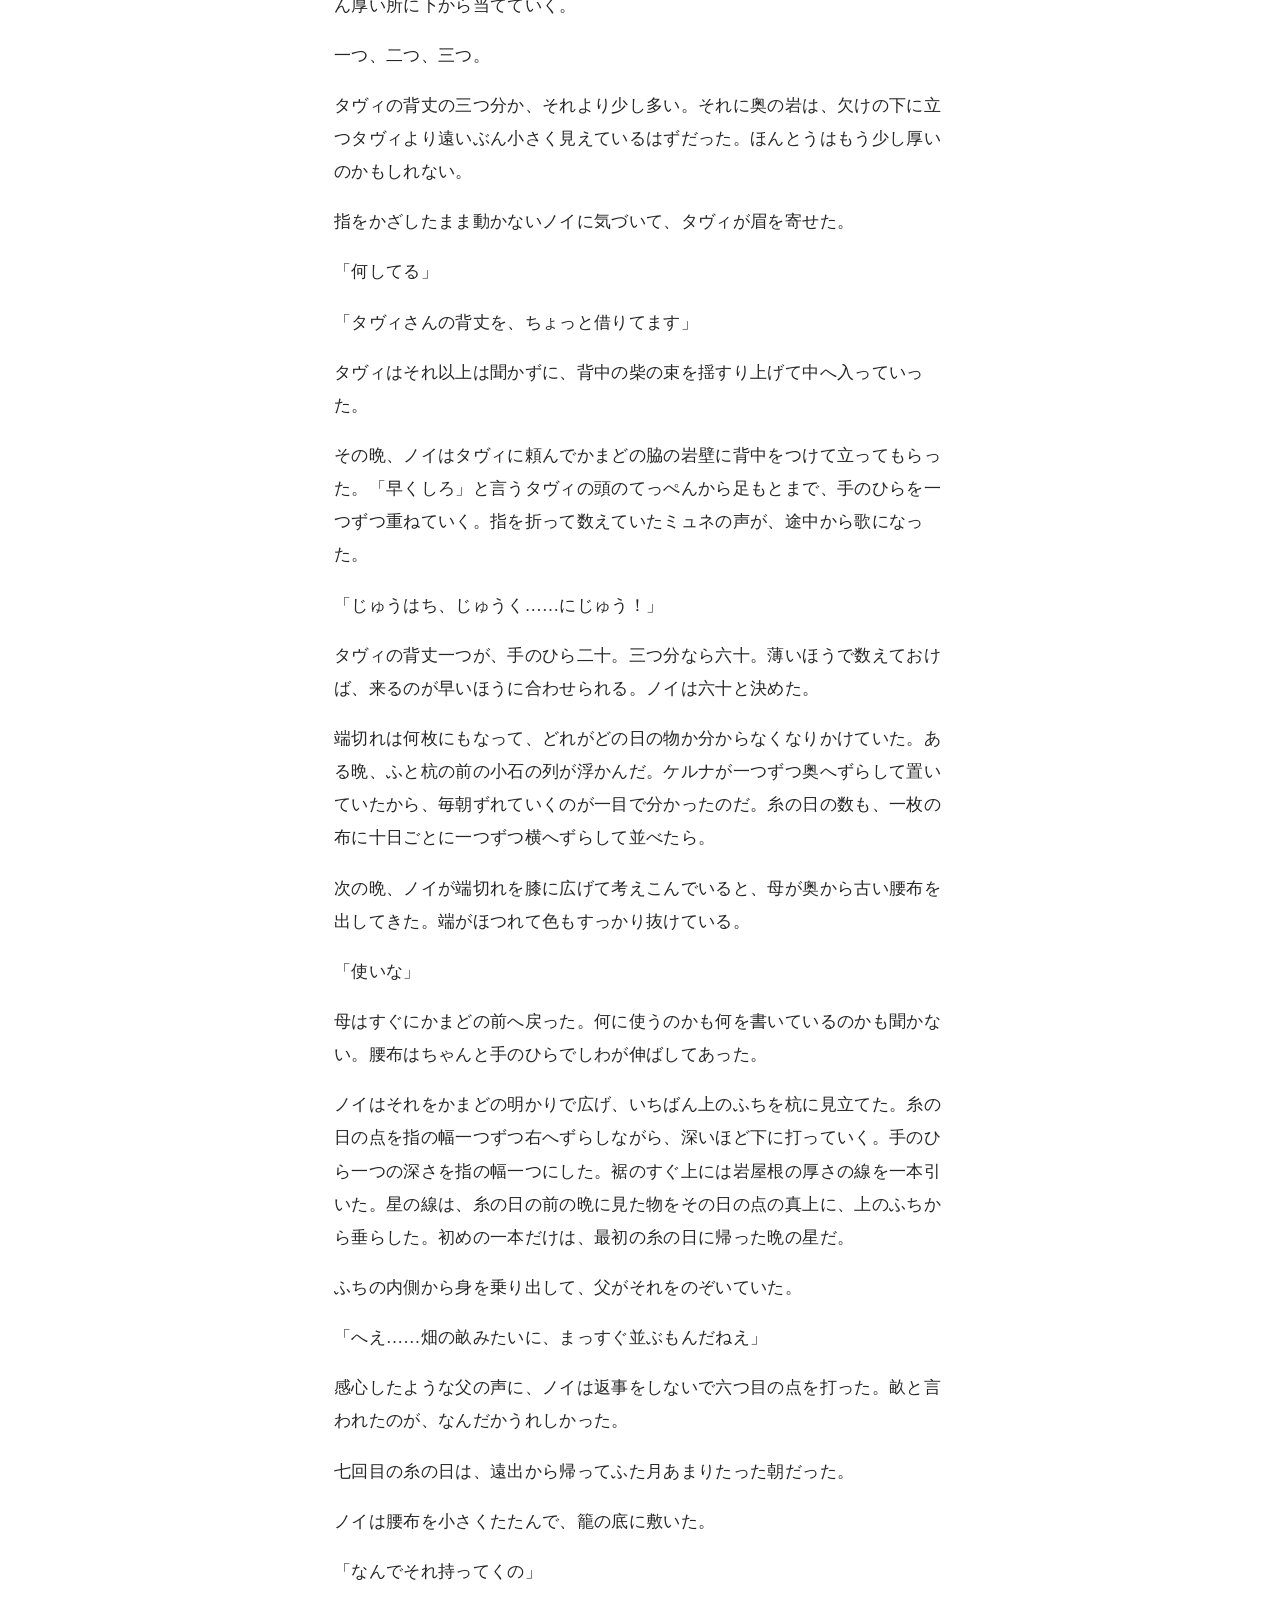
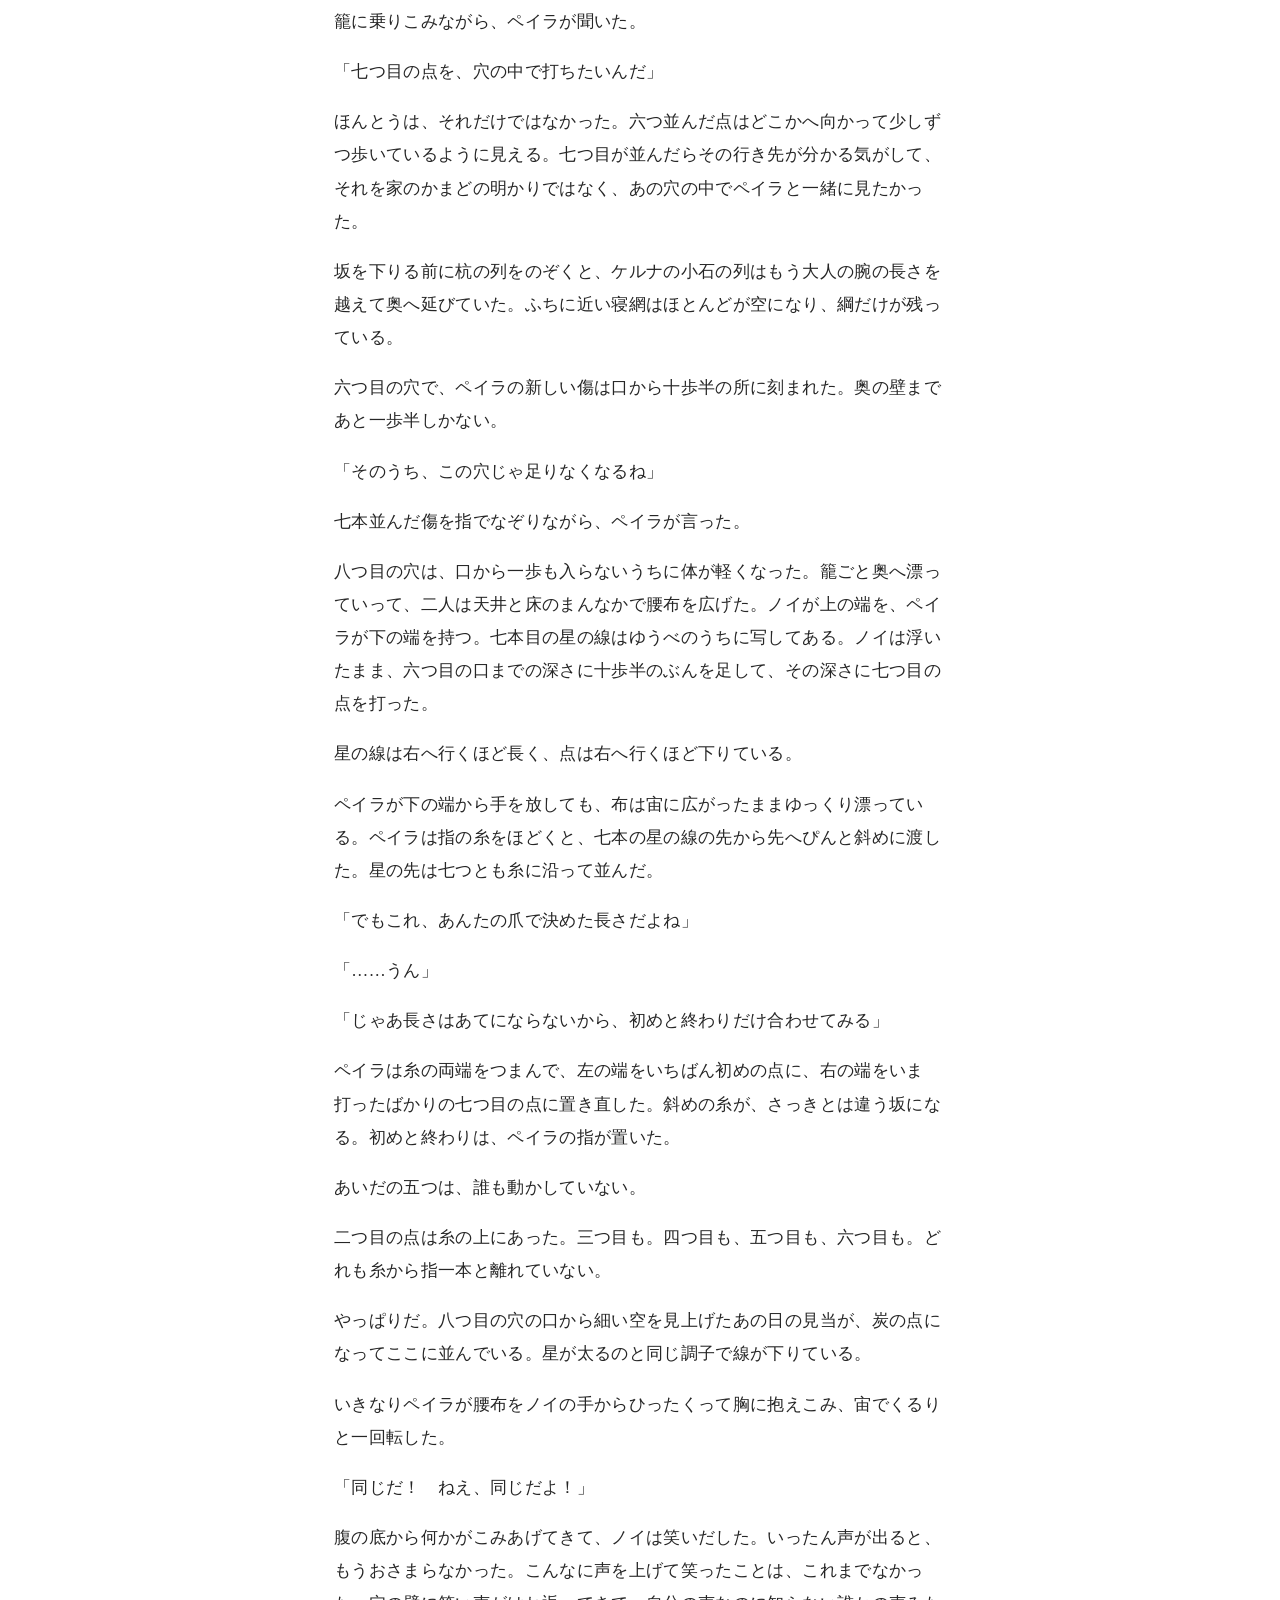
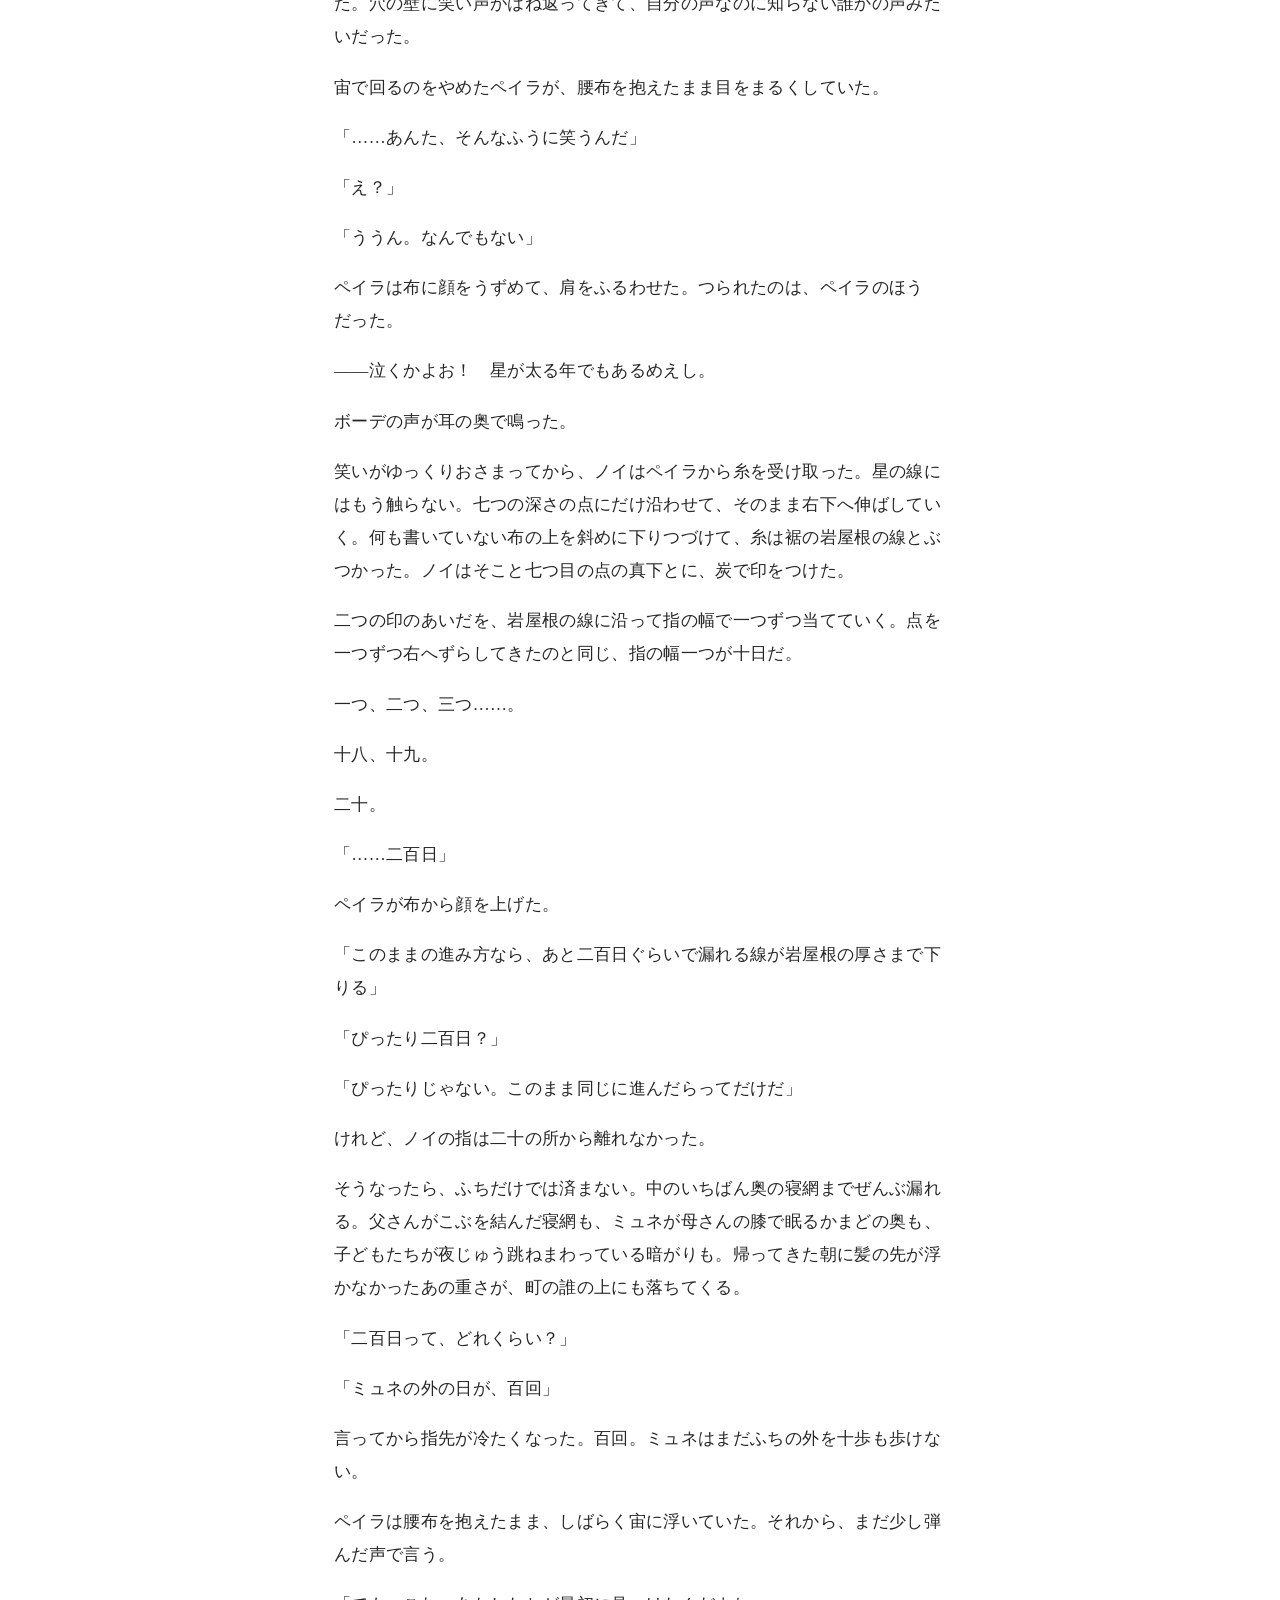
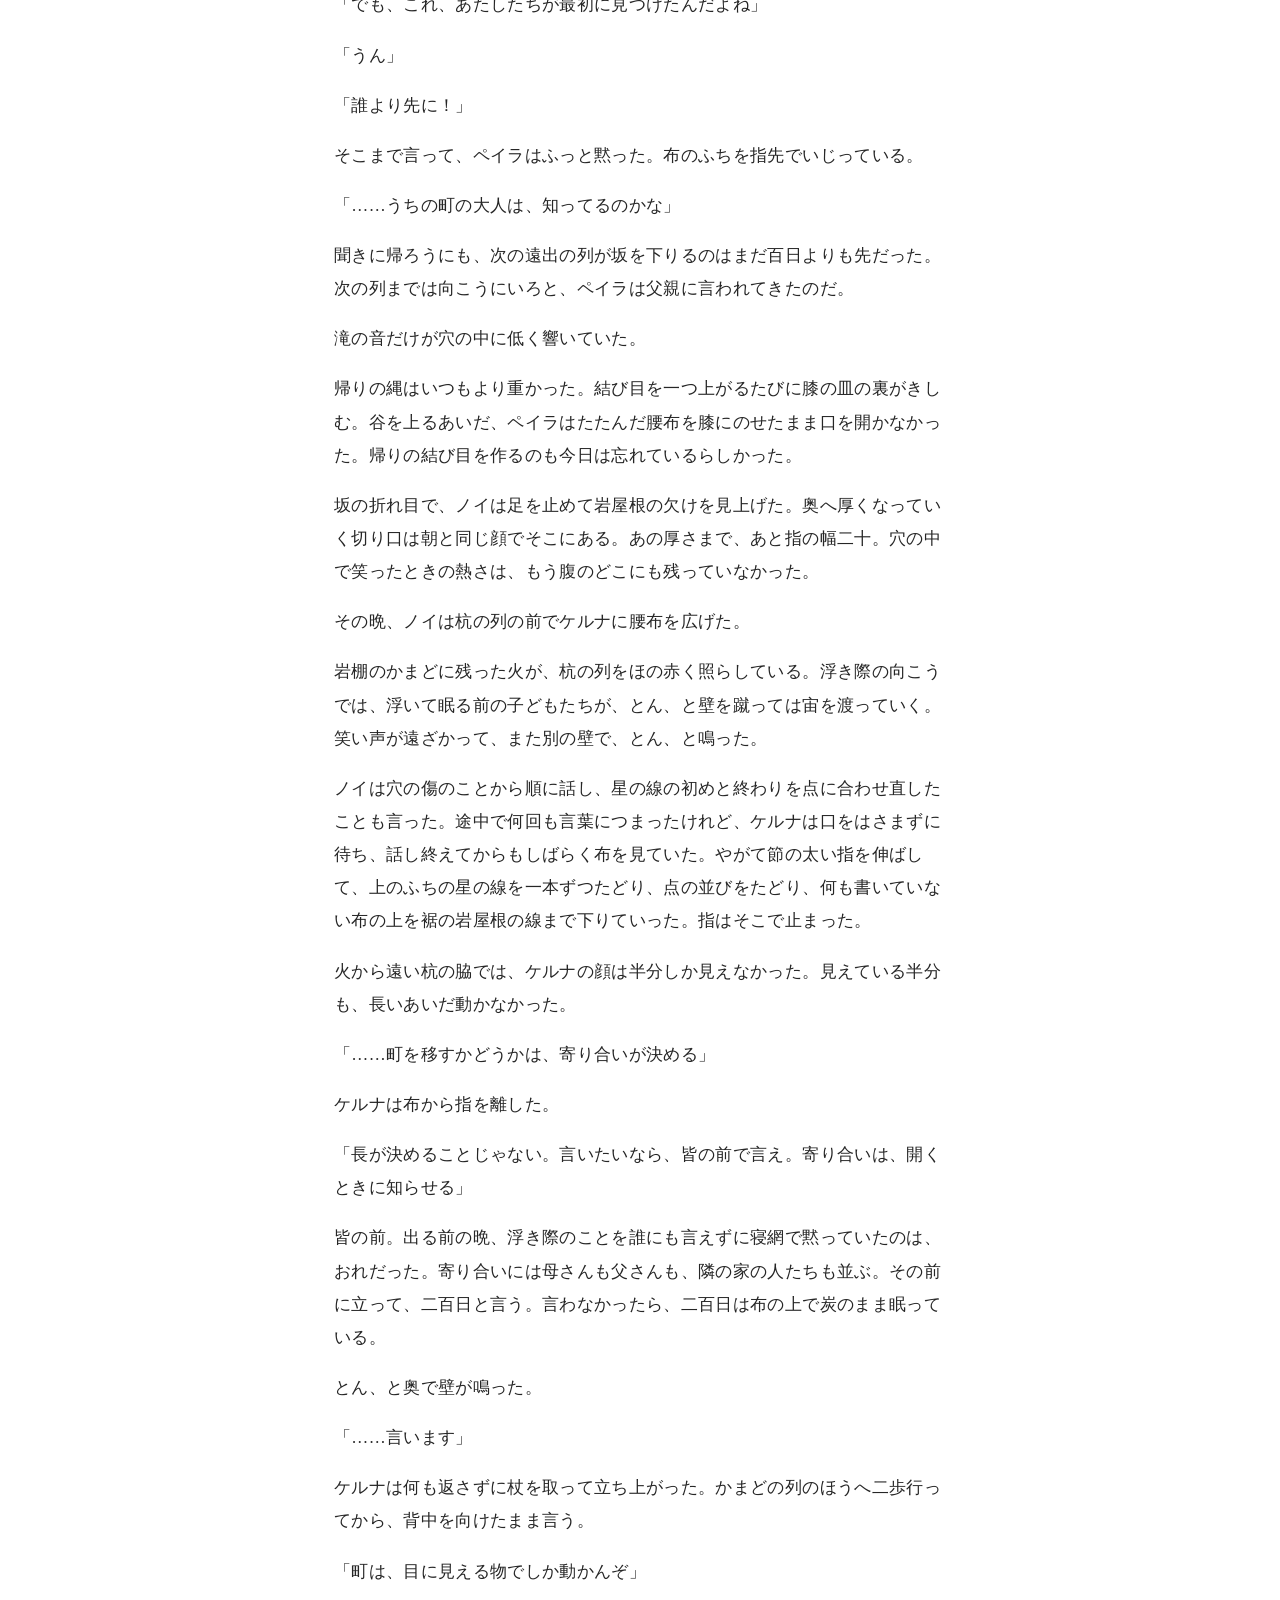
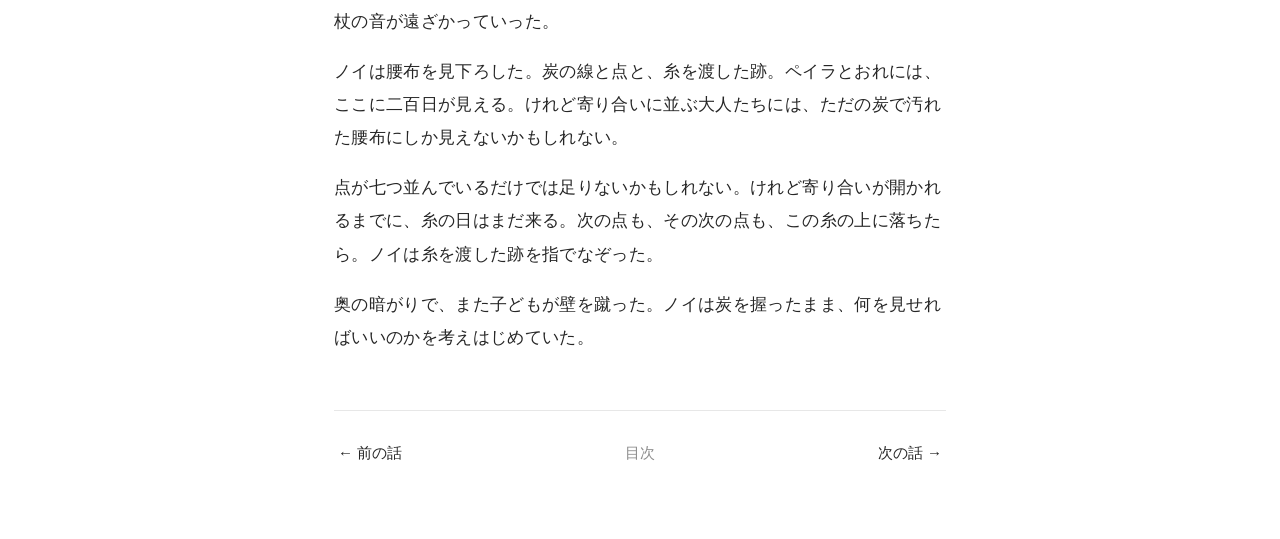
<file: 7.html>
<!DOCTYPE html>
<html lang="ja" data-size="m" data-theme="white">
<head>
<meta charset="utf-8">
<meta name="viewport" content="width=device-width, initial-scale=1">
<meta name="robots" content="noindex, nofollow">
<title>第7話 二百日｜垂直のエデン</title>
<link rel="icon" href="data:,">
<link rel="stylesheet" href="style.css">
<script>(function(){var d=document.documentElement,p='atokara:';d.classList.add('js');try{var s=localStorage.getItem(p+'size'),t=localStorage.getItem(p+'theme');if(s)d.dataset.size=s;if(t)d.dataset.theme=t;else if(matchMedia('(prefers-color-scheme: dark)').matches)d.dataset.theme='dark';}catch(e){}})();</script>
<script src="reader.js" data-key="atokara" defer></script>
</head>
<body class="episode" data-ep="7.html">
<header class="bar">
<a class="home" href="index.html">垂直のエデン</a>
<button class="cfg-btn" type="button" aria-expanded="false" aria-controls="cfg" aria-label="文字と背景" title="文字と背景">Aa</button>
<div id="cfg" class="cfg" hidden>
<div class="row" role="group" aria-label="文字の大きさ">
<button type="button" data-size="s" class="sz-s" aria-label="小" title="小">A</button>
<button type="button" data-size="m" class="sz-m" aria-label="中" title="中">A</button>
<button type="button" data-size="l" class="sz-l" aria-label="大" title="大">A</button>
</div>
<div class="row" role="group" aria-label="背景">
<button type="button" data-theme="white" class="sw sw-white">白</button>
<button type="button" data-theme="kinari" class="sw sw-kinari">生成り</button>
<button type="button" data-theme="dark" class="sw sw-dark">黒</button>
</div>
</div>
</header>
<main class="wrap">
<header class="ep-head">
<p class="ep-no">第7話</p>
<h1 class="ep-name">二百日</h1>
</header>
<article class="text">
<p>杭が打たれてから半月たった朝だった。</p>
<p>朝いちばんの水を担いで中へ入ると、向かいの尾根から昇ったばかりの低い日が岩屋根の下へまっすぐ差しこんで、白い杭の列を一本ずつ光らせていた。</p>
<p>列の前にケルナが座っていた。曲がらない脚を床に投げだして、杖を脇に置いている。その後ろに、寝網を出てきた大人たちが集まっていた。</p>
<p>ケルナの前の床に小石が一列に並んでいる。杭の根もとの少し奥から、さらに奥へ十いくつ。</p>
<p>ケルナは腰の袋から小石を一つつまみ、杭のすぐ脇で指を開いた。</p>
<p>小石はゆっくり落ちた。床で小さくはねて、転がって止まる。</p>
<p>手のひら一つ奥で、もう一つ放す。これも落ちる。</p>
<p>手のひら二つ奥。</p>
<p>小石は指を離れたその場所で止まった。落ちもせず上がりもせず、朝日の筋の中で光っている。</p>
<p>ケルナはそれをつまみ取って、指一本ぶん手前で放した。小石は落ちた。列のいちばん奥の小石のすぐ先だった。</p>
<p>「昨日よりまた奥だ」</p>
<p>水袋を背負ったまま、ノイは動けなかった。小石の列を目でたどる。おまえは見なくていい、と言われた杭だった。おれには任せなかった杭を、長は毎朝自分の手で見ていた。悔しいのはまだ消えていなかったけれど、小石の列から目が離せなかった。</p>
<p>ケルナは杖をついて立ち上がり、集まった大人たちのほうを向いた。</p>
<p>「漏れてきてる。杭から手のひら二つ奥だ」</p>
<p>「いつからだ」</p>
<p>隣の父が聞いた。</p>
<p>ケルナは杖の先で小石の列を手前からなぞった。</p>
<p>「見はじめた朝から、毎朝ずれてる」</p>
<p>集まった大人たちがざわめいた。隣の父が自分の寝網の綱を握りしめている。</p>
<p>ケルナはノイの前で一度だけ足を止め、水袋を見て、それから顔を見た。そのままふちの外へ出ていった。</p>
<p>大人たちが散っていくと、奥から壁の綱をたどってペイラが渡ってきた。杭の手前で体が床へ沈みかけると、膝をついて這い寄る。腰の袋から出したのは、ペイラの町で畑の網を切ったあの刃物だった。</p>
<p>ペイラは杭の脇の床に刃を立てた。がり、がり、と短い音がする。</p>
<p>「おい、何してんだよ」</p>
<p>「印」</p>
<p>白い木の杭のすぐ横に、横穴の壁のと同じ指の長さほどの傷が一本刻まれていた。</p>
<p>「杭があるだろ」</p>
<p>「杭は抜ける。岩なら残る」</p>
<p>ペイラは刃の粉を吹いて、袋にしまった。</p>
<p>「うちの坂の傷だって、誰かが刻んだんだと思う」</p>
<p>「誰が？」</p>
<p>「知らない」</p>
<p>ペイラは柴を束ねにふちのほうへ這っていった。</p>
<p>二回目の糸の日は、空が高く晴れていた。</p>
<p>早くあの穴へ行きたかった。母さんは聞いても答えない。町の大人は寄ると、漏れてきたとささやき合う。あの穴の中なら糸を垂らせば答えが出る。ペイラがくるりと回って笑ったあの傷の奥へ、また行きたかった。</p>
<p>坂を下りて谷を行くあいだ、籠の中のペイラはひと言も口をきかなかった。谷の途中で指が動いて、糸の結び目が三つになる。</p>
<p>上の五つの穴は十日前と同じだった。膝は坂を下りたときからずっとうずいているけれど、誰にも言っていない。</p>
<p>六つ目の口に這いこんで、籠を引いた。</p>
<p>三歩。四歩。</p>
<p>籠は軽くならなかった。</p>
<p>壁に白い傷が見えた。ノイの膝は床にべたりとついたままで、ペイラの体も籠の底に押しつけられている。十日前、ここから先で天井まで回ってみせた体が。</p>
<p>ペイラが籠から腕を伸ばして、傷の前に糸を垂らした。</p>
<p>おもりは、まっすぐ下へ引かれた。</p>
<p>ペイラは壁に手のひらを当てては、奥へ糸をずらしていく。その手についていくように、ノイも籠を少しずつ引いた。一つ。二つ。三つ。張ったままの糸が細くふるえている。滝の音のせいなのかペイラの指のせいなのか、分からない。四つ。五つ。六つ。</p>
<p>七つ目で、糸がふっとゆるんだ。</p>
<p>耳の奥で心臓がどくどく鳴った。怖い。なのに手のひらが熱くてたまらない。十日で、手のひら七つ。次の糸の日もその次も、ここへ来れば線がどこまで来るのか数えられる。</p>
<p>ペイラがゆっくり振り返った。後ろへ腕を伸ばして、白い傷に指先で触れる。</p>
<p>「……ここ、十日前は浮いてた」</p>
<p>その日、ペイラは糸がゆるんだ所に二本目の傷を刻んだ。</p>
<p>――十日たったら、その傷の所はどうなってる。</p>
<p>最初の糸の日にケルナに聞かれた答えは、これで出た。手のひら七つ奥、ちょうど一歩ぶんだ。けれど帰り道、ノイには分からないことが一つ残っていた。傷が一歩奥へ入ったら漏れる線はどれだけ下りたことになるのか。町の岩屋根は歩いて奥へ入る物ではないのに。</p>
<p>十日後の三回目の糸の日、ノイは六つ目の横穴の口に膝をついて縄の結び目を一つずつ指で送っていた。</p>
<p>杭から口までは、結び目が三つと手のひら三つ。最初の糸の日に石を真下へ垂らして数えたその数を、もう見なくても言える。奥では二本の傷が一歩ほど離れて白く光っていた。</p>
<p>「ペイラ、おもりの糸を貸して」</p>
<p>ペイラの垂らしたおもりの糸と十字に交わるように、ノイは縄を口から奥の壁までまっすぐ横に張った。</p>
<p>口の所で、縄から天井まで手のひらを重ねていく。</p>
<p>十四。</p>
<p>一歩奥で、十三。次の一歩で十二。</p>
<p>「……一つずつ減ってる」</p>
<p>奥へ入るほど天井が縄へ下りてくるのだ。六歩目を過ぎたあたりで籠がふわりと持ちあがり、ノイは天井に片手をついた。浮いたまま数えても、手のひらはやっぱり一歩に一つずつ減っていく。いちばん奥の壁の前では、縄と天井のあいだに手のひらが二つしか入らなかった。</p>
<p>一歩で、手のひら一つ。ノイは端切れを膝に広げて炭を握りしめた。</p>
<p>「分かった……分かったよ、ペイラ！　歩けば深さになるんだ」</p>
<p>「歩けば？」</p>
<p>「天井が一歩で一つずつ下がってるから、ええと……」</p>
<p>うまく言えずに手を振り回すノイを、ペイラは浮いたまま見ていた。それから刃物を出して、二本目の傷のさらに一歩と少し奥に三本目を刻んだ。</p>
<p>「じゃあ、これは手のひら一つと少し」</p>
<p>「そう！　それ！」</p>
<p>「最初からそう言えばいいのに」</p>
<p>ペイラはつんと顎を上げたけれど、刃物をしまう手が弾んでいた。</p>
<p>それから十日ごとに白い傷が一本ずつ増えていった。四本目、五本目、六本目。杭の前に並んだケルナの小石と同じように、壁の傷は奥へ奥へと一列に延びていく。</p>
<p>五回目の糸の日には、穴に入る前にノイが壁を指さした。</p>
<p>「次は、このへんだと思う」</p>
<p>前の傷からちょうど一歩と少し奥。ペイラは「ふうん」と言って糸を垂らし、壁に手のひらを当てて少しずつ奥へずらしていった。糸がゆるんだのは、ノイの指先から指一本ぶん奥だった。</p>
<p>「惜しい」</p>
<p>「惜しくない！　ほとんど当たりだろ」</p>
<p>「指一本は、指一本でしょ」</p>
<p>言い合いながら、二人とも顔がゆるんでいた。</p>
<p>糸の日を空けるために、十日のうち二日は坂を五回上った。その晩はきまって膝の皿の裏がうずいたけれど、ノイは誰にも言わなかった。谷を行く籠の中では、ペイラの指の糸の結び目が往きに一つ、帰りに一つずつ増えていった。</p>
<p>糸の日の晩は、そのたびに端切れをケルナに見せた。ケルナは印を見て、毎回「そうか」とだけ言った。町の大人たちはまだ、どこまで来るのかと声をひそめている。小石の列が伸びるたびに、寝網を一つ奥の杭へ移す家が増えた。</p>
<p>夜は星を見た。かまどの火から少し離れて岩棚に立ち、腕をまっすぐ伸ばして親指の爪の白い所に星を並べる。爪の白い所ぜんぶを指一本の長さと自分で決めて、星がその何分の一に見えるかを炭の線の長さで書いていく。はじめは点だった線が、いまはもうちゃんと線の形をしている。</p>
<p>昔からいる星だよ、と母さんは言った。それは嘘ではなかった。ただ、昔からいる星がこんなふうに太っていくのを、毎晩見ていた者がいなかっただけだ。</p>
<p>外の日の晩には、ミュネも隣で腕を伸ばした。</p>
<p>「ミュネのおほしさま、ふとった？」</p>
<p>「ちょっとだけな」</p>
<p>「ちょっとだけかあ……」</p>
<p>がっかりした声を出しながら、ミュネはいつまでも腕を下ろさなかった。</p>
<p>「ねえ、どこまでふとるの？」</p>
<p>ノイは答えられなかった。爪の白い所に隠れるほど細い星が、どこまで太るのか。それを知っている人は、たぶん町に一人もいない。</p>
<p>確かめたい物は、もう一つあった。岩屋根の厚さだ。</p>
<p>坂の途中に道が大きく折れる所がある。そこからだけは、岩屋根の前のへりの欠けた所が斜め下から正面に見えた。いつ崩れたのか誰も知らない古い欠けで、割れた切り口が奥まで見えている。へりでは薄い岩が奥へ向かってだんだん厚くなり、ある所からはもう厚くならない。</p>
<p>ある朝、水袋を下ろして息を整えながら、ノイは欠けの真下に立つタヴィを親指と人差し指のあいだにはさんだ。指の開きを変えないまま、切り口のいちばん厚い所に下から当てていく。</p>
<p>一つ、二つ、三つ。</p>
<p>タヴィの背丈の三つ分か、それより少し多い。それに奥の岩は、欠けの下に立つタヴィより遠いぶん小さく見えているはずだった。ほんとうはもう少し厚いのかもしれない。</p>
<p>指をかざしたまま動かないノイに気づいて、タヴィが眉を寄せた。</p>
<p>「何してる」</p>
<p>「タヴィさんの背丈を、ちょっと借りてます」</p>
<p>タヴィはそれ以上は聞かずに、背中の柴の束を揺すり上げて中へ入っていった。</p>
<p>その晩、ノイはタヴィに頼んでかまどの脇の岩壁に背中をつけて立ってもらった。「早くしろ」と言うタヴィの頭のてっぺんから足もとまで、手のひらを一つずつ重ねていく。指を折って数えていたミュネの声が、途中から歌になった。</p>
<p>「じゅうはち、じゅうく……にじゅう！」</p>
<p>タヴィの背丈一つが、手のひら二十。三つ分なら六十。薄いほうで数えておけば、来るのが早いほうに合わせられる。ノイは六十と決めた。</p>
<p>端切れは何枚にもなって、どれがどの日の物か分からなくなりかけていた。ある晩、ふと杭の前の小石の列が浮かんだ。ケルナが一つずつ奥へずらして置いていたから、毎朝ずれていくのが一目で分かったのだ。糸の日の数も、一枚の布に十日ごとに一つずつ横へずらして並べたら。</p>
<p>次の晩、ノイが端切れを膝に広げて考えこんでいると、母が奥から古い腰布を出してきた。端がほつれて色もすっかり抜けている。</p>
<p>「使いな」</p>
<p>母はすぐにかまどの前へ戻った。何に使うのかも何を書いているのかも聞かない。腰布はちゃんと手のひらでしわが伸ばしてあった。</p>
<p>ノイはそれをかまどの明かりで広げ、いちばん上のふちを杭に見立てた。糸の日の点を指の幅一つずつ右へずらしながら、深いほど下に打っていく。手のひら一つの深さを指の幅一つにした。裾のすぐ上には岩屋根の厚さの線を一本引いた。星の線は、糸の日の前の晩に見た物をその日の点の真上に、上のふちから垂らした。初めの一本だけは、最初の糸の日に帰った晩の星だ。</p>
<p>ふちの内側から身を乗り出して、父がそれをのぞいていた。</p>
<p>「へえ……畑の畝みたいに、まっすぐ並ぶもんだねえ」</p>
<p>感心したような父の声に、ノイは返事をしないで六つ目の点を打った。畝と言われたのが、なんだかうれしかった。</p>
<p>七回目の糸の日は、遠出から帰ってふた月あまりたった朝だった。</p>
<p>ノイは腰布を小さくたたんで、籠の底に敷いた。</p>
<p>「なんでそれ持ってくの」</p>
<p>籠に乗りこみながら、ペイラが聞いた。</p>
<p>「七つ目の点を、穴の中で打ちたいんだ」</p>
<p>ほんとうは、それだけではなかった。六つ並んだ点はどこかへ向かって少しずつ歩いているように見える。七つ目が並んだらその行き先が分かる気がして、それを家のかまどの明かりではなく、あの穴の中でペイラと一緒に見たかった。</p>
<p>坂を下りる前に杭の列をのぞくと、ケルナの小石の列はもう大人の腕の長さを越えて奥へ延びていた。ふちに近い寝網はほとんどが空になり、綱だけが残っている。</p>
<p>六つ目の穴で、ペイラの新しい傷は口から十歩半の所に刻まれた。奥の壁まであと一歩半しかない。</p>
<p>「そのうち、この穴じゃ足りなくなるね」</p>
<p>七本並んだ傷を指でなぞりながら、ペイラが言った。</p>
<p>八つ目の穴は、口から一歩も入らないうちに体が軽くなった。籠ごと奥へ漂っていって、二人は天井と床のまんなかで腰布を広げた。ノイが上の端を、ペイラが下の端を持つ。七本目の星の線はゆうべのうちに写してある。ノイは浮いたまま、六つ目の口までの深さに十歩半のぶんを足して、その深さに七つ目の点を打った。</p>
<p>星の線は右へ行くほど長く、点は右へ行くほど下りている。</p>
<p>ペイラが下の端から手を放しても、布は宙に広がったままゆっくり漂っている。ペイラは指の糸をほどくと、七本の星の線の先から先へぴんと斜めに渡した。星の先は七つとも糸に沿って並んだ。</p>
<p>「でもこれ、あんたの爪で決めた長さだよね」</p>
<p>「……うん」</p>
<p>「じゃあ長さはあてにならないから、初めと終わりだけ合わせてみる」</p>
<p>ペイラは糸の両端をつまんで、左の端をいちばん初めの点に、右の端をいま打ったばかりの七つ目の点に置き直した。斜めの糸が、さっきとは違う坂になる。初めと終わりは、ペイラの指が置いた。</p>
<p>あいだの五つは、誰も動かしていない。</p>
<p>二つ目の点は糸の上にあった。三つ目も。四つ目も、五つ目も、六つ目も。どれも糸から指一本と離れていない。</p>
<p>やっぱりだ。八つ目の穴の口から細い空を見上げたあの日の見当が、炭の点になってここに並んでいる。星が太るのと同じ調子で線が下りている。</p>
<p>いきなりペイラが腰布をノイの手からひったくって胸に抱えこみ、宙でくるりと一回転した。</p>
<p>「同じだ！　ねえ、同じだよ！」</p>
<p>腹の底から何かがこみあげてきて、ノイは笑いだした。いったん声が出ると、もうおさまらなかった。こんなに声を上げて笑ったことは、これまでなかった。穴の壁に笑い声がはね返ってきて、自分の声なのに知らない誰かの声みたいだった。</p>
<p>宙で回るのをやめたペイラが、腰布を抱えたまま目をまるくしていた。</p>
<p>「……あんた、そんなふうに笑うんだ」</p>
<p>「え？」</p>
<p>「ううん。なんでもない」</p>
<p>ペイラは布に顔をうずめて、肩をふるわせた。つられたのは、ペイラのほうだった。</p>
<p>――泣くかよお！　星が太る年でもあるめえし。</p>
<p>ボーデの声が耳の奥で鳴った。</p>
<p>笑いがゆっくりおさまってから、ノイはペイラから糸を受け取った。星の線にはもう触らない。七つの深さの点にだけ沿わせて、そのまま右下へ伸ばしていく。何も書いていない布の上を斜めに下りつづけて、糸は裾の岩屋根の線とぶつかった。ノイはそこと七つ目の点の真下とに、炭で印をつけた。</p>
<p>二つの印のあいだを、岩屋根の線に沿って指の幅で一つずつ当てていく。点を一つずつ右へずらしてきたのと同じ、指の幅一つが十日だ。</p>
<p>一つ、二つ、三つ……。</p>
<p>十八、十九。</p>
<p>二十。</p>
<p>「……二百日」</p>
<p>ペイラが布から顔を上げた。</p>
<p>「このままの進み方なら、あと二百日ぐらいで漏れる線が岩屋根の厚さまで下りる」</p>
<p>「ぴったり二百日？」</p>
<p>「ぴったりじゃない。このまま同じに進んだらってだけだ」</p>
<p>けれど、ノイの指は二十の所から離れなかった。</p>
<p>そうなったら、ふちだけでは済まない。中のいちばん奥の寝網までぜんぶ漏れる。父さんがこぶを結んだ寝網も、ミュネが母さんの膝で眠るかまどの奥も、子どもたちが夜じゅう跳ねまわっている暗がりも。帰ってきた朝に髪の先が浮かなかったあの重さが、町の誰の上にも落ちてくる。</p>
<p>「二百日って、どれくらい？」</p>
<p>「ミュネの外の日が、百回」</p>
<p>言ってから指先が冷たくなった。百回。ミュネはまだふちの外を十歩も歩けない。</p>
<p>ペイラは腰布を抱えたまま、しばらく宙に浮いていた。それから、まだ少し弾んだ声で言う。</p>
<p>「でも、これ、あたしたちが最初に見つけたんだよね」</p>
<p>「うん」</p>
<p>「誰より先に！」</p>
<p>そこまで言って、ペイラはふっと黙った。布のふちを指先でいじっている。</p>
<p>「……うちの町の大人は、知ってるのかな」</p>
<p>聞きに帰ろうにも、次の遠出の列が坂を下りるのはまだ百日よりも先だった。次の列までは向こうにいろと、ペイラは父親に言われてきたのだ。</p>
<p>滝の音だけが穴の中に低く響いていた。</p>
<p>帰りの縄はいつもより重かった。結び目を一つ上がるたびに膝の皿の裏がきしむ。谷を上るあいだ、ペイラはたたんだ腰布を膝にのせたまま口を開かなかった。帰りの結び目を作るのも今日は忘れているらしかった。</p>
<p>坂の折れ目で、ノイは足を止めて岩屋根の欠けを見上げた。奥へ厚くなっていく切り口は朝と同じ顔でそこにある。あの厚さまで、あと指の幅二十。穴の中で笑ったときの熱さは、もう腹のどこにも残っていなかった。</p>
<p>その晩、ノイは杭の列の前でケルナに腰布を広げた。</p>
<p>岩棚のかまどに残った火が、杭の列をほの赤く照らしている。浮き際の向こうでは、浮いて眠る前の子どもたちが、とん、と壁を蹴っては宙を渡っていく。笑い声が遠ざかって、また別の壁で、とん、と鳴った。</p>
<p>ノイは穴の傷のことから順に話し、星の線の初めと終わりを点に合わせ直したことも言った。途中で何回も言葉につまったけれど、ケルナは口をはさまずに待ち、話し終えてからもしばらく布を見ていた。やがて節の太い指を伸ばして、上のふちの星の線を一本ずつたどり、点の並びをたどり、何も書いていない布の上を裾の岩屋根の線まで下りていった。指はそこで止まった。</p>
<p>火から遠い杭の脇では、ケルナの顔は半分しか見えなかった。見えている半分も、長いあいだ動かなかった。</p>
<p>「……町を移すかどうかは、寄り合いが決める」</p>
<p>ケルナは布から指を離した。</p>
<p>「長が決めることじゃない。言いたいなら、皆の前で言え。寄り合いは、開くときに知らせる」</p>
<p>皆の前。出る前の晩、浮き際のことを誰にも言えずに寝網で黙っていたのは、おれだった。寄り合いには母さんも父さんも、隣の家の人たちも並ぶ。その前に立って、二百日と言う。言わなかったら、二百日は布の上で炭のまま眠っている。</p>
<p>とん、と奥で壁が鳴った。</p>
<p>「……言います」</p>
<p>ケルナは何も返さずに杖を取って立ち上がった。かまどの列のほうへ二歩行ってから、背中を向けたまま言う。</p>
<p>「町は、目に見える物でしか動かんぞ」</p>
<p>杖の音が遠ざかっていった。</p>
<p>ノイは腰布を見下ろした。炭の線と点と、糸を渡した跡。ペイラとおれには、ここに二百日が見える。けれど寄り合いに並ぶ大人たちには、ただの炭で汚れた腰布にしか見えないかもしれない。</p>
<p>点が七つ並んでいるだけでは足りないかもしれない。けれど寄り合いが開かれるまでに、糸の日はまだ来る。次の点も、その次の点も、この糸の上に落ちたら。ノイは糸を渡した跡を指でなぞった。</p>
<p>奥の暗がりで、また子どもが壁を蹴った。ノイは炭を握ったまま、何を見せればいいのかを考えはじめていた。</p>
</article>
<nav class="pager">
<a class="prev" href="6.html" rel="prev">← 前の話</a>
<a class="toc-link" href="index.html">目次</a>
<a class="next" href="8.html" rel="next">次の話 →</a>
</nav>
</main>
</body>
</html>
</file>
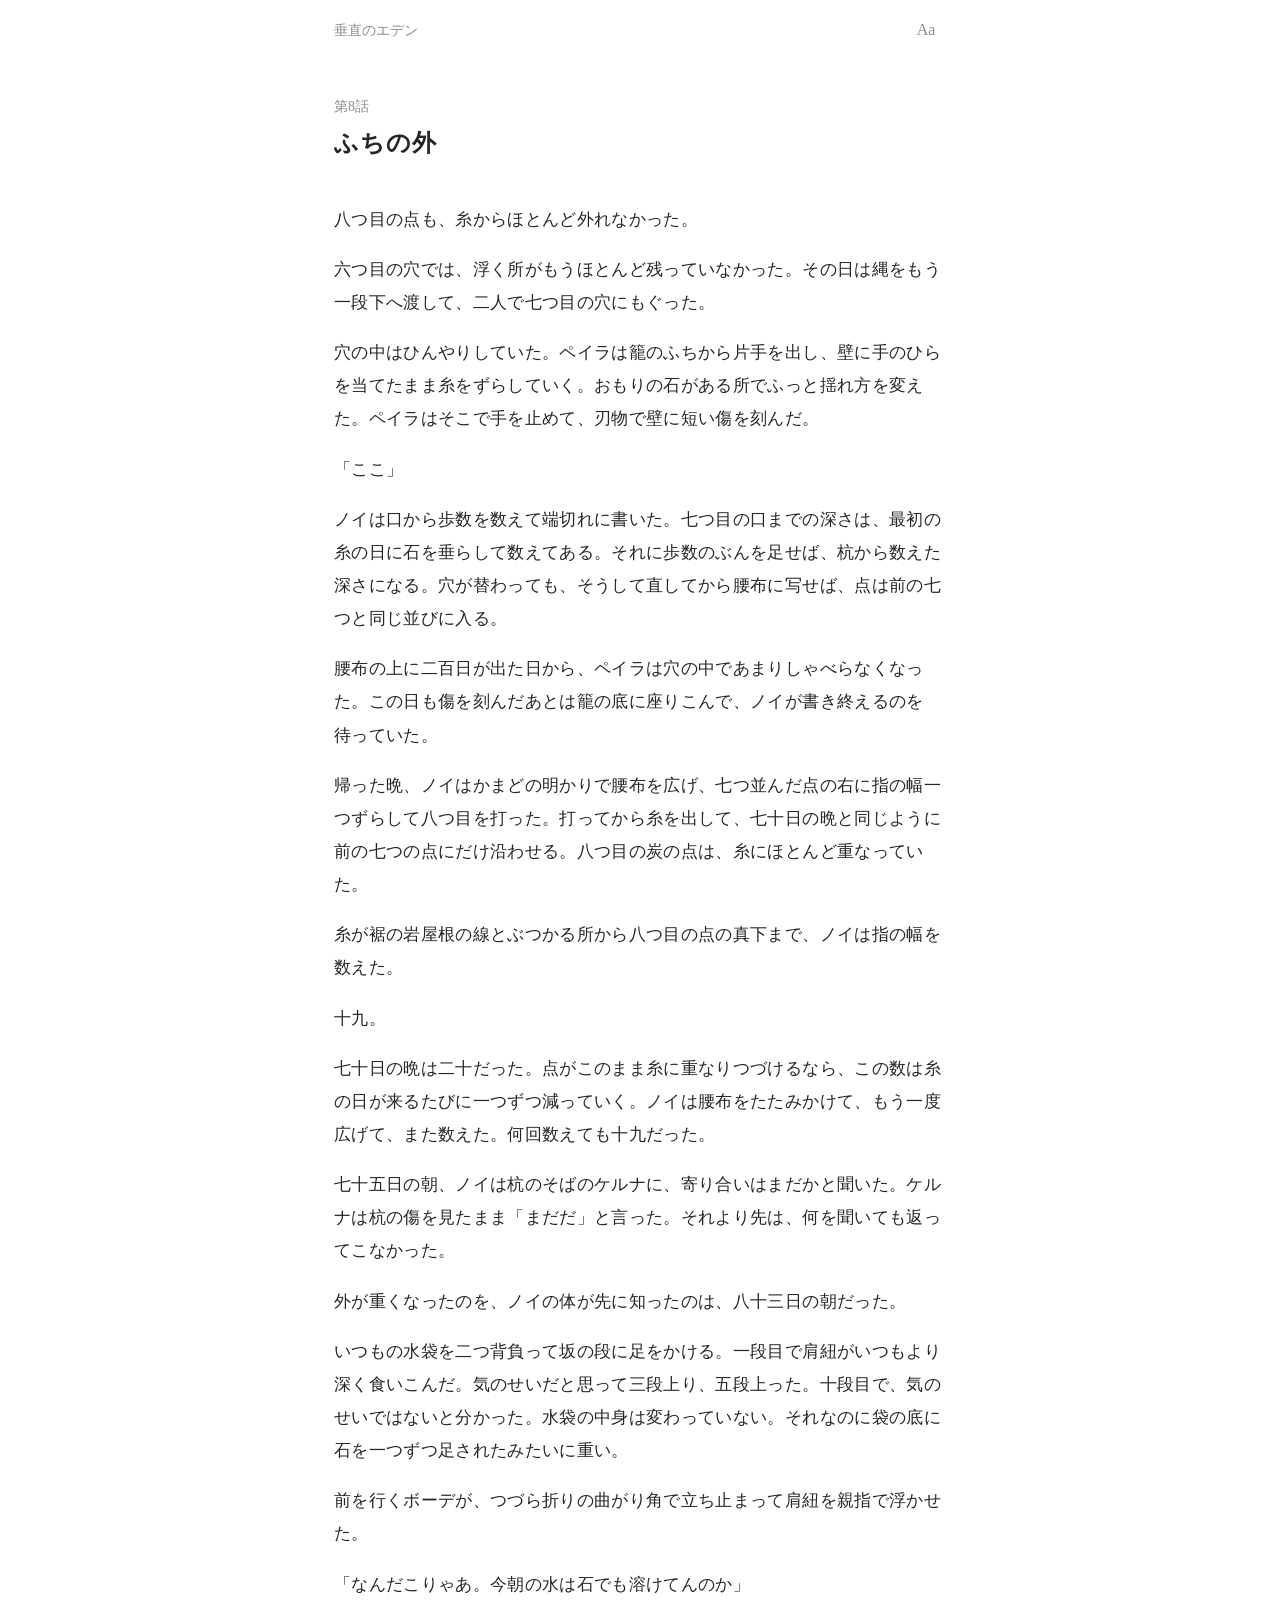
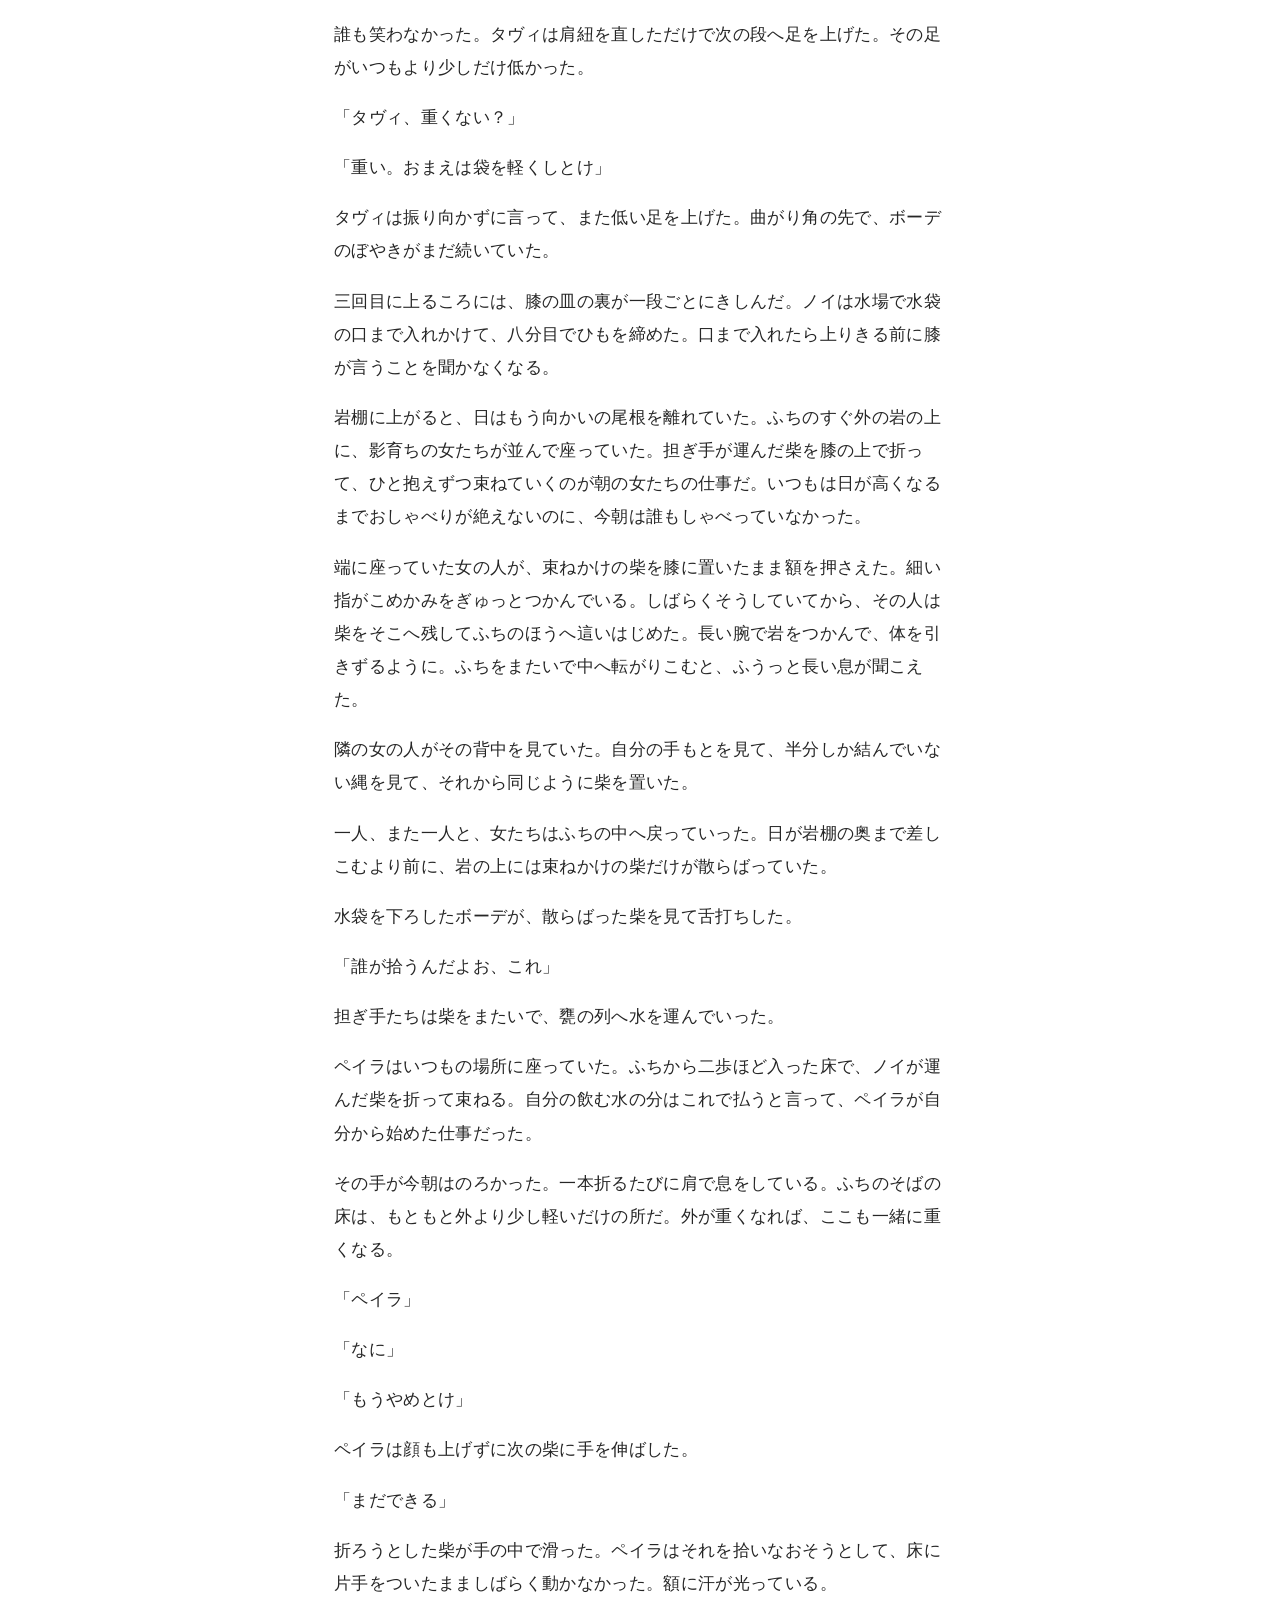
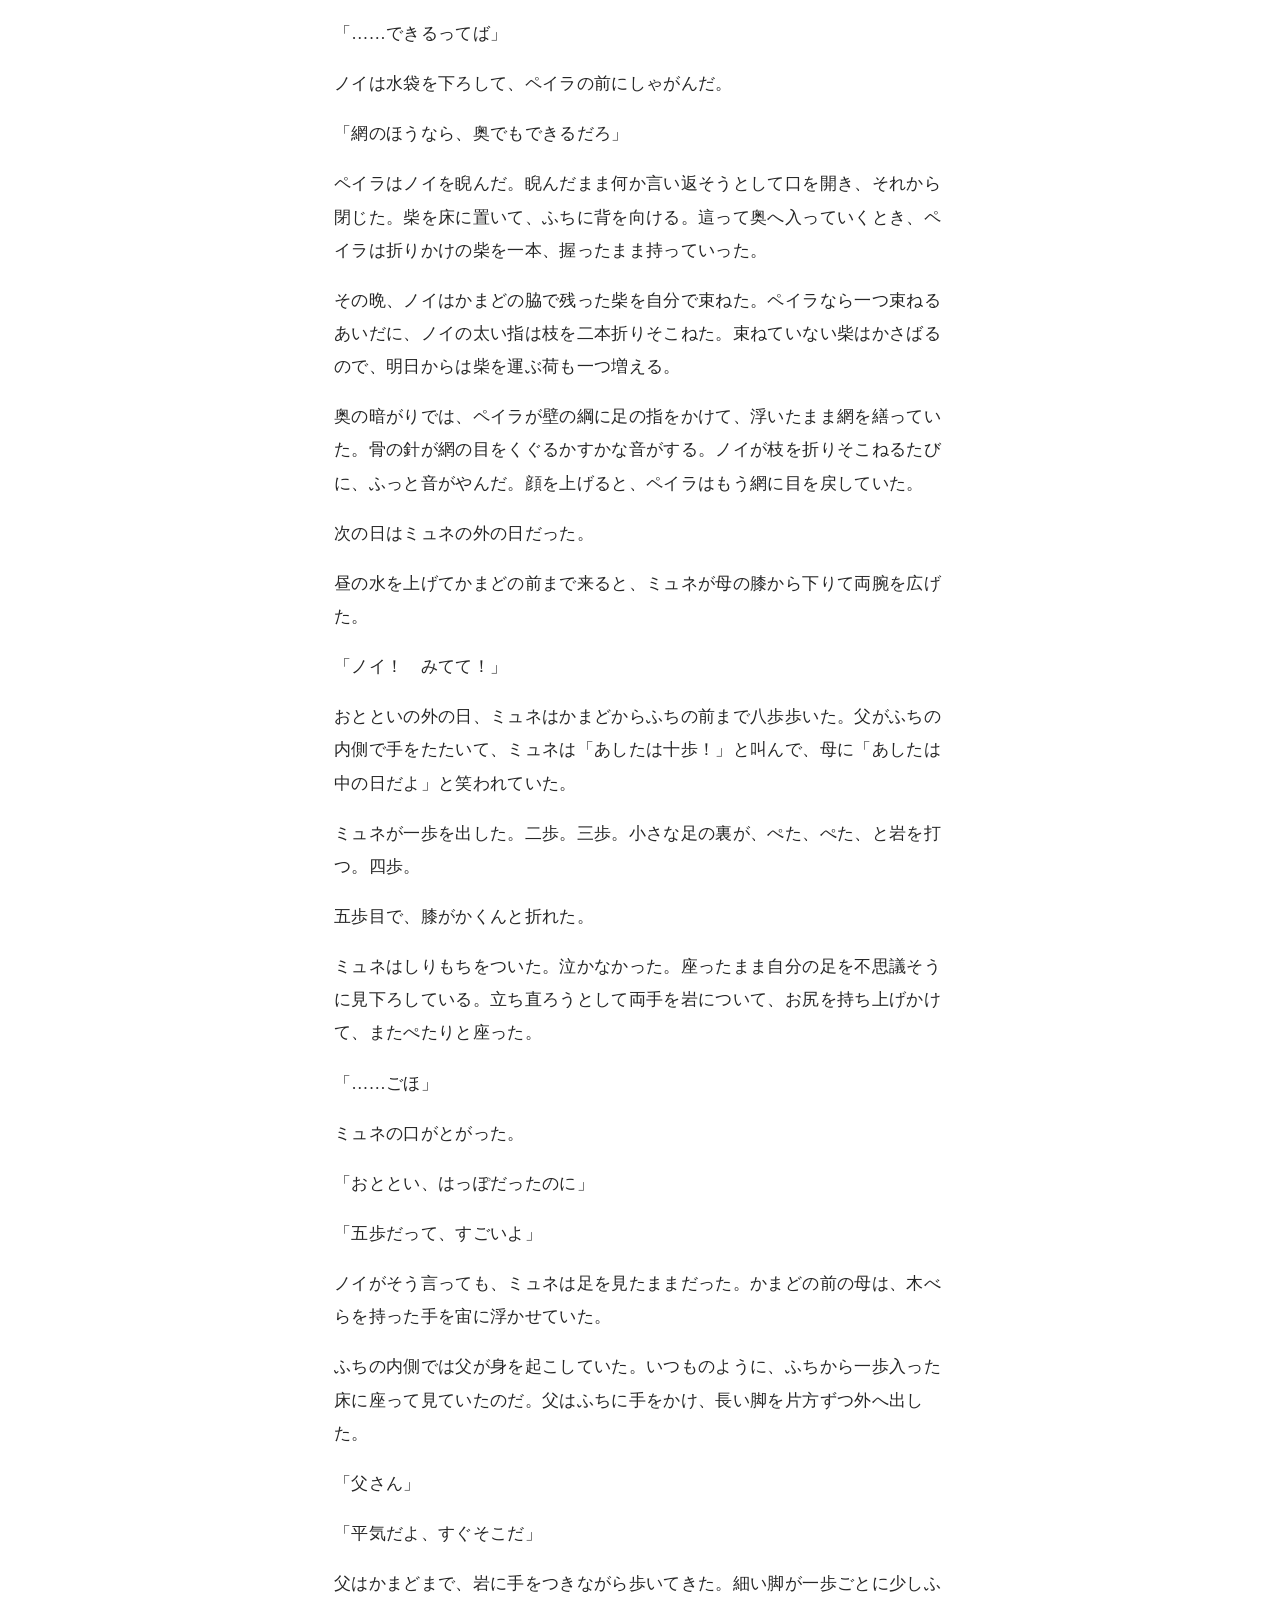
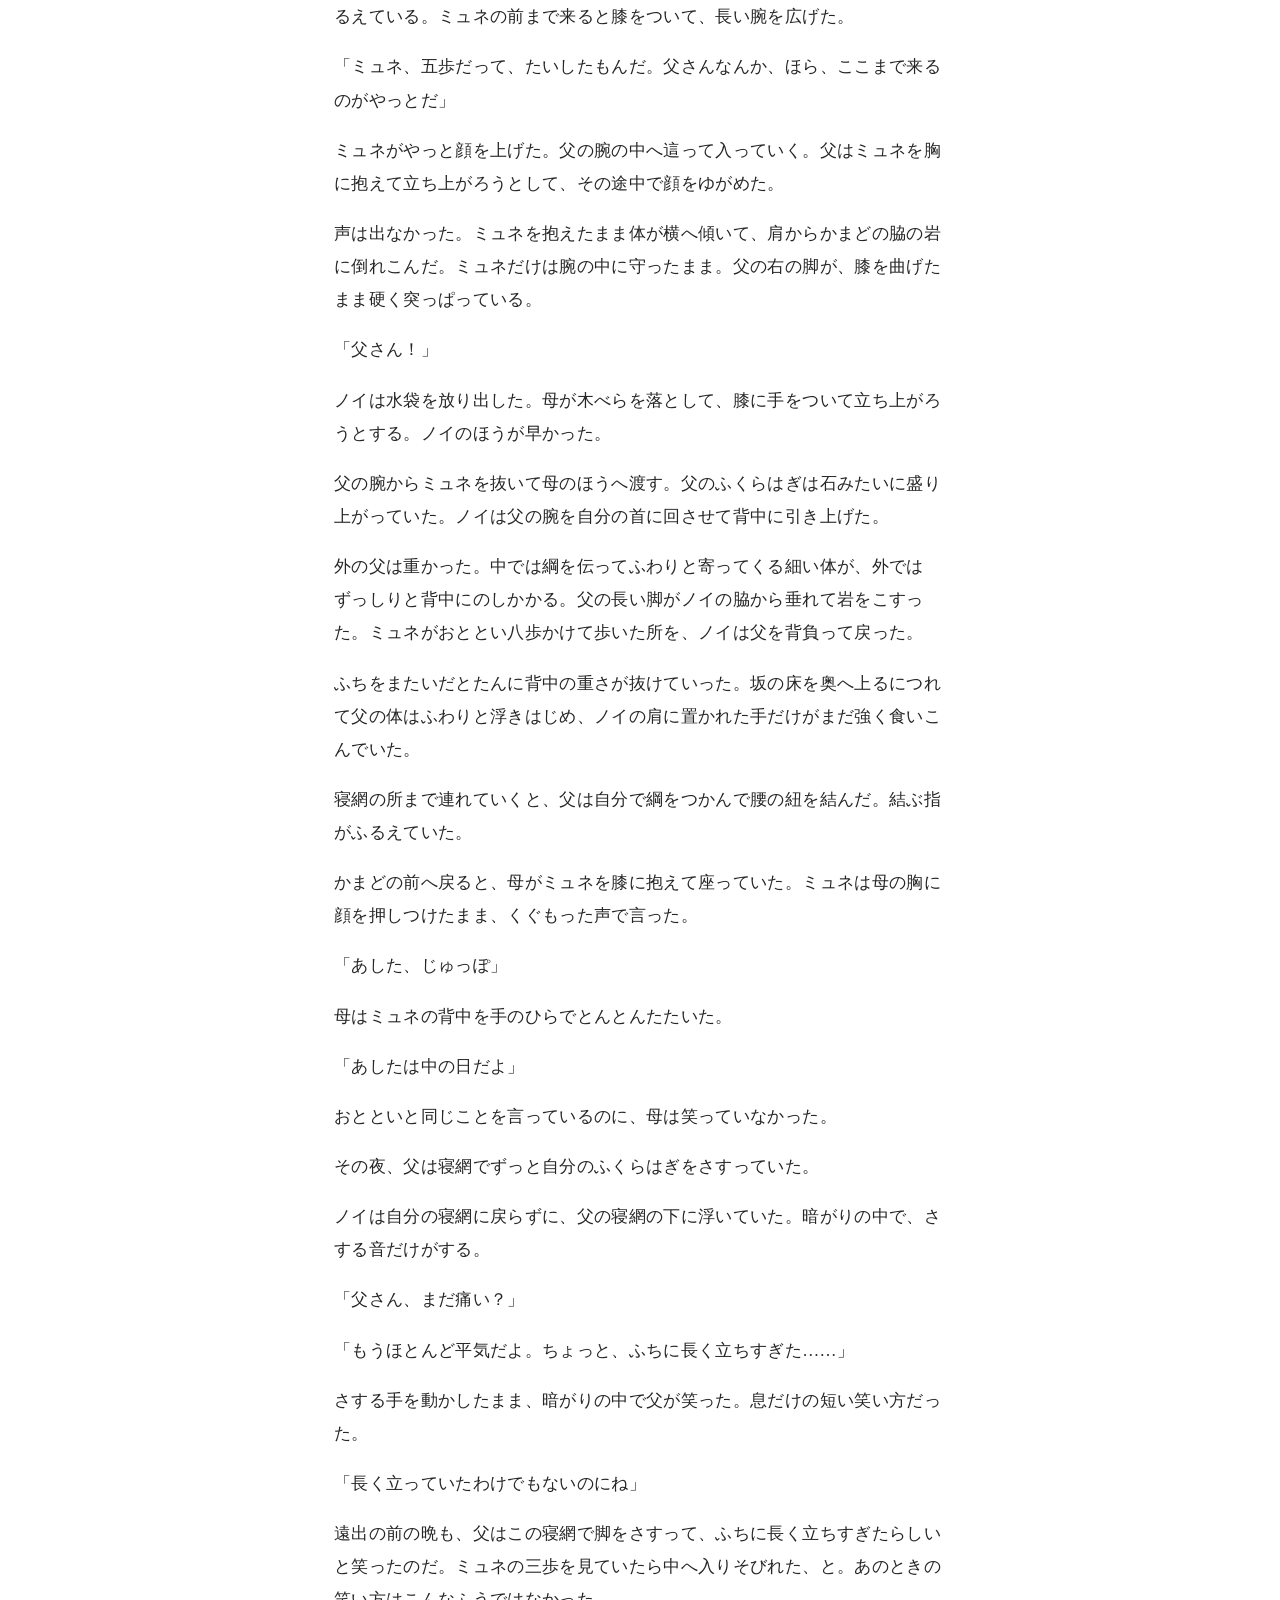
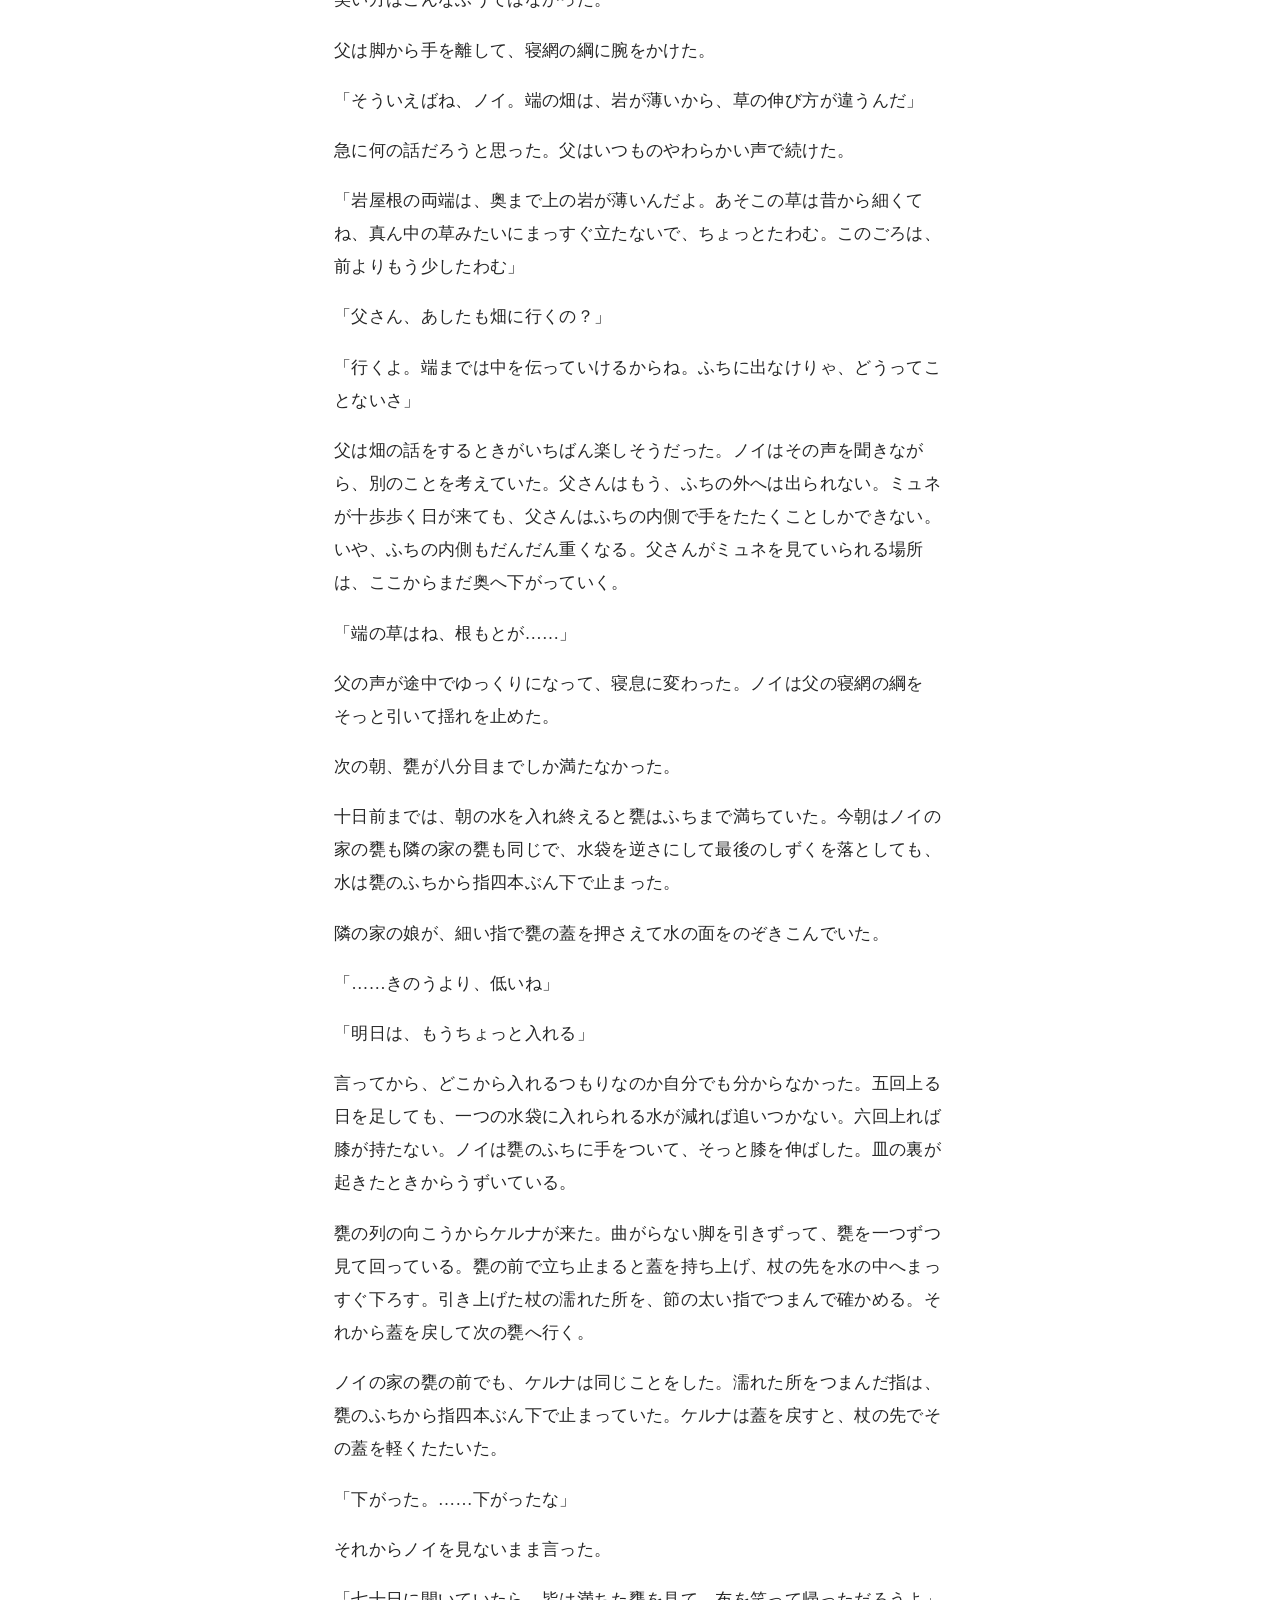
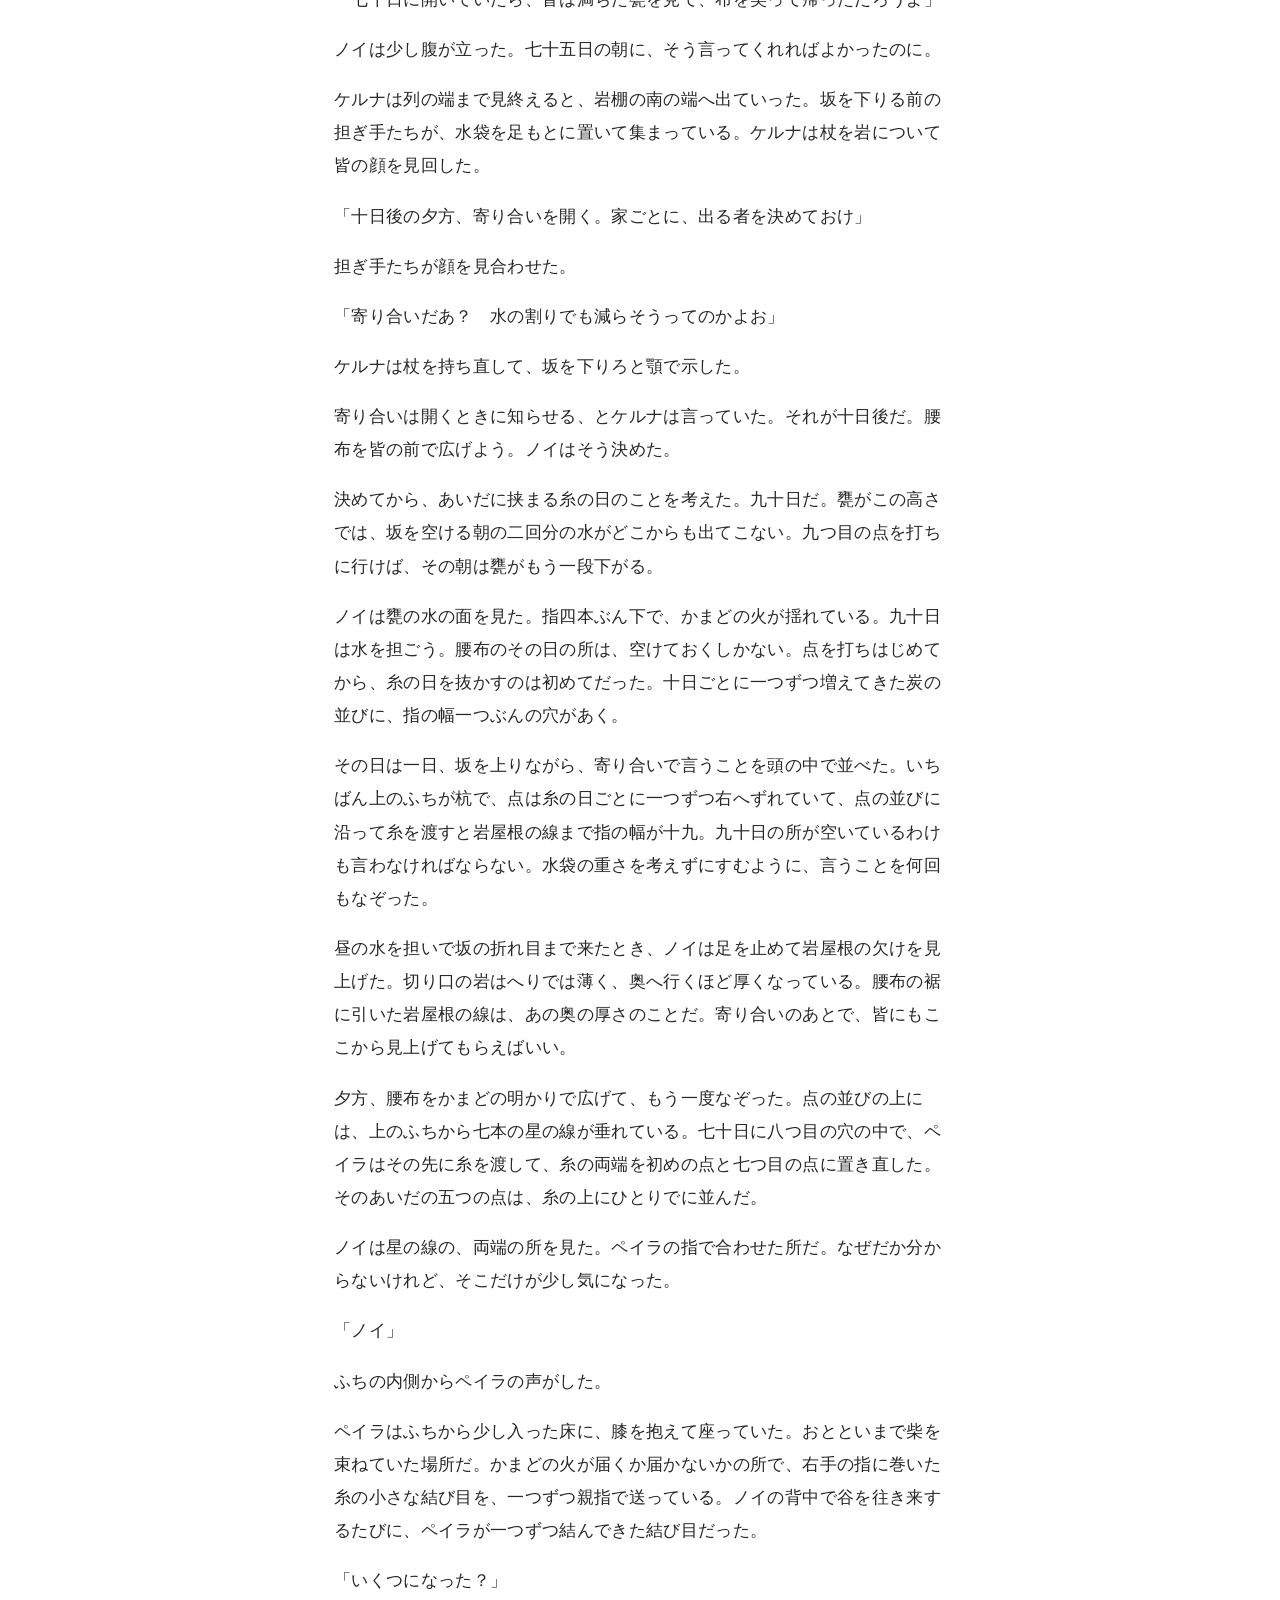
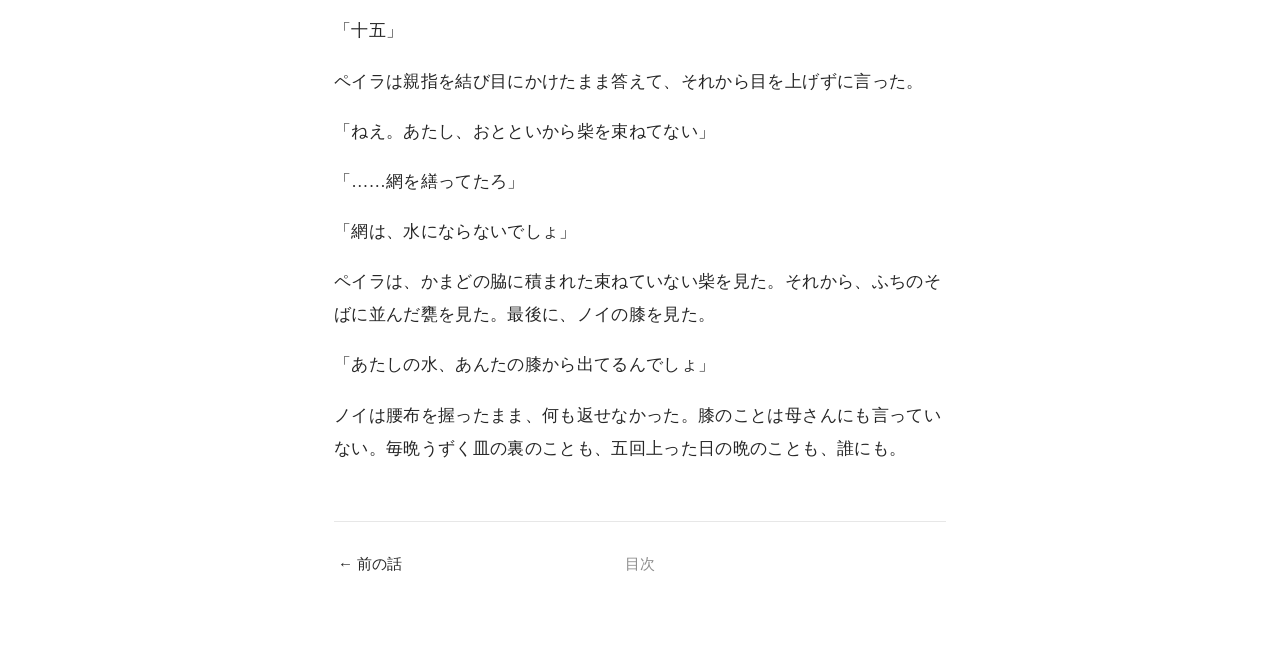
<file: 8.html>
<!DOCTYPE html>
<html lang="ja" data-size="m" data-theme="white">
<head>
<meta charset="utf-8">
<meta name="viewport" content="width=device-width, initial-scale=1">
<meta name="robots" content="noindex, nofollow">
<title>第8話 ふちの外｜垂直のエデン</title>
<link rel="icon" href="data:,">
<link rel="stylesheet" href="style.css">
<script>(function(){var d=document.documentElement,p='atokara:';d.classList.add('js');try{var s=localStorage.getItem(p+'size'),t=localStorage.getItem(p+'theme');if(s)d.dataset.size=s;if(t)d.dataset.theme=t;else if(matchMedia('(prefers-color-scheme: dark)').matches)d.dataset.theme='dark';}catch(e){}})();</script>
<script src="reader.js" data-key="atokara" defer></script>
</head>
<body class="episode" data-ep="8.html">
<header class="bar">
<a class="home" href="index.html">垂直のエデン</a>
<button class="cfg-btn" type="button" aria-expanded="false" aria-controls="cfg" aria-label="文字と背景" title="文字と背景">Aa</button>
<div id="cfg" class="cfg" hidden>
<div class="row" role="group" aria-label="文字の大きさ">
<button type="button" data-size="s" class="sz-s" aria-label="小" title="小">A</button>
<button type="button" data-size="m" class="sz-m" aria-label="中" title="中">A</button>
<button type="button" data-size="l" class="sz-l" aria-label="大" title="大">A</button>
</div>
<div class="row" role="group" aria-label="背景">
<button type="button" data-theme="white" class="sw sw-white">白</button>
<button type="button" data-theme="kinari" class="sw sw-kinari">生成り</button>
<button type="button" data-theme="dark" class="sw sw-dark">黒</button>
</div>
</div>
</header>
<main class="wrap">
<header class="ep-head">
<p class="ep-no">第8話</p>
<h1 class="ep-name">ふちの外</h1>
</header>
<article class="text">
<p>八つ目の点も、糸からほとんど外れなかった。</p>
<p>六つ目の穴では、浮く所がもうほとんど残っていなかった。その日は縄をもう一段下へ渡して、二人で七つ目の穴にもぐった。</p>
<p>穴の中はひんやりしていた。ペイラは籠のふちから片手を出し、壁に手のひらを当てたまま糸をずらしていく。おもりの石がある所でふっと揺れ方を変えた。ペイラはそこで手を止めて、刃物で壁に短い傷を刻んだ。</p>
<p>「ここ」</p>
<p>ノイは口から歩数を数えて端切れに書いた。七つ目の口までの深さは、最初の糸の日に石を垂らして数えてある。それに歩数のぶんを足せば、杭から数えた深さになる。穴が替わっても、そうして直してから腰布に写せば、点は前の七つと同じ並びに入る。</p>
<p>腰布の上に二百日が出た日から、ペイラは穴の中であまりしゃべらなくなった。この日も傷を刻んだあとは籠の底に座りこんで、ノイが書き終えるのを待っていた。</p>
<p>帰った晩、ノイはかまどの明かりで腰布を広げ、七つ並んだ点の右に指の幅一つずらして八つ目を打った。打ってから糸を出して、七十日の晩と同じように前の七つの点にだけ沿わせる。八つ目の炭の点は、糸にほとんど重なっていた。</p>
<p>糸が裾の岩屋根の線とぶつかる所から八つ目の点の真下まで、ノイは指の幅を数えた。</p>
<p>十九。</p>
<p>七十日の晩は二十だった。点がこのまま糸に重なりつづけるなら、この数は糸の日が来るたびに一つずつ減っていく。ノイは腰布をたたみかけて、もう一度広げて、また数えた。何回数えても十九だった。</p>
<p>七十五日の朝、ノイは杭のそばのケルナに、寄り合いはまだかと聞いた。ケルナは杭の傷を見たまま「まだだ」と言った。それより先は、何を聞いても返ってこなかった。</p>
<p>外が重くなったのを、ノイの体が先に知ったのは、八十三日の朝だった。</p>
<p>いつもの水袋を二つ背負って坂の段に足をかける。一段目で肩紐がいつもより深く食いこんだ。気のせいだと思って三段上り、五段上った。十段目で、気のせいではないと分かった。水袋の中身は変わっていない。それなのに袋の底に石を一つずつ足されたみたいに重い。</p>
<p>前を行くボーデが、つづら折りの曲がり角で立ち止まって肩紐を親指で浮かせた。</p>
<p>「なんだこりゃあ。今朝の水は石でも溶けてんのか」</p>
<p>誰も笑わなかった。タヴィは肩紐を直しただけで次の段へ足を上げた。その足がいつもより少しだけ低かった。</p>
<p>「タヴィ、重くない？」</p>
<p>「重い。おまえは袋を軽くしとけ」</p>
<p>タヴィは振り向かずに言って、また低い足を上げた。曲がり角の先で、ボーデのぼやきがまだ続いていた。</p>
<p>三回目に上るころには、膝の皿の裏が一段ごとにきしんだ。ノイは水場で水袋の口まで入れかけて、八分目でひもを締めた。口まで入れたら上りきる前に膝が言うことを聞かなくなる。</p>
<p>岩棚に上がると、日はもう向かいの尾根を離れていた。ふちのすぐ外の岩の上に、影育ちの女たちが並んで座っていた。担ぎ手が運んだ柴を膝の上で折って、ひと抱えずつ束ねていくのが朝の女たちの仕事だ。いつもは日が高くなるまでおしゃべりが絶えないのに、今朝は誰もしゃべっていなかった。</p>
<p>端に座っていた女の人が、束ねかけの柴を膝に置いたまま額を押さえた。細い指がこめかみをぎゅっとつかんでいる。しばらくそうしていてから、その人は柴をそこへ残してふちのほうへ這いはじめた。長い腕で岩をつかんで、体を引きずるように。ふちをまたいで中へ転がりこむと、ふうっと長い息が聞こえた。</p>
<p>隣の女の人がその背中を見ていた。自分の手もとを見て、半分しか結んでいない縄を見て、それから同じように柴を置いた。</p>
<p>一人、また一人と、女たちはふちの中へ戻っていった。日が岩棚の奥まで差しこむより前に、岩の上には束ねかけの柴だけが散らばっていた。</p>
<p>水袋を下ろしたボーデが、散らばった柴を見て舌打ちした。</p>
<p>「誰が拾うんだよお、これ」</p>
<p>担ぎ手たちは柴をまたいで、甕の列へ水を運んでいった。</p>
<p>ペイラはいつもの場所に座っていた。ふちから二歩ほど入った床で、ノイが運んだ柴を折って束ねる。自分の飲む水の分はこれで払うと言って、ペイラが自分から始めた仕事だった。</p>
<p>その手が今朝はのろかった。一本折るたびに肩で息をしている。ふちのそばの床は、もともと外より少し軽いだけの所だ。外が重くなれば、ここも一緒に重くなる。</p>
<p>「ペイラ」</p>
<p>「なに」</p>
<p>「もうやめとけ」</p>
<p>ペイラは顔も上げずに次の柴に手を伸ばした。</p>
<p>「まだできる」</p>
<p>折ろうとした柴が手の中で滑った。ペイラはそれを拾いなおそうとして、床に片手をついたまましばらく動かなかった。額に汗が光っている。</p>
<p>「……できるってば」</p>
<p>ノイは水袋を下ろして、ペイラの前にしゃがんだ。</p>
<p>「網のほうなら、奥でもできるだろ」</p>
<p>ペイラはノイを睨んだ。睨んだまま何か言い返そうとして口を開き、それから閉じた。柴を床に置いて、ふちに背を向ける。這って奥へ入っていくとき、ペイラは折りかけの柴を一本、握ったまま持っていった。</p>
<p>その晩、ノイはかまどの脇で残った柴を自分で束ねた。ペイラなら一つ束ねるあいだに、ノイの太い指は枝を二本折りそこねた。束ねていない柴はかさばるので、明日からは柴を運ぶ荷も一つ増える。</p>
<p>奥の暗がりでは、ペイラが壁の綱に足の指をかけて、浮いたまま網を繕っていた。骨の針が網の目をくぐるかすかな音がする。ノイが枝を折りそこねるたびに、ふっと音がやんだ。顔を上げると、ペイラはもう網に目を戻していた。</p>
<p>次の日はミュネの外の日だった。</p>
<p>昼の水を上げてかまどの前まで来ると、ミュネが母の膝から下りて両腕を広げた。</p>
<p>「ノイ！　みてて！」</p>
<p>おとといの外の日、ミュネはかまどからふちの前まで八歩歩いた。父がふちの内側で手をたたいて、ミュネは「あしたは十歩！」と叫んで、母に「あしたは中の日だよ」と笑われていた。</p>
<p>ミュネが一歩を出した。二歩。三歩。小さな足の裏が、ぺた、ぺた、と岩を打つ。四歩。</p>
<p>五歩目で、膝がかくんと折れた。</p>
<p>ミュネはしりもちをついた。泣かなかった。座ったまま自分の足を不思議そうに見下ろしている。立ち直ろうとして両手を岩について、お尻を持ち上げかけて、またぺたりと座った。</p>
<p>「……ごほ」</p>
<p>ミュネの口がとがった。</p>
<p>「おととい、はっぽだったのに」</p>
<p>「五歩だって、すごいよ」</p>
<p>ノイがそう言っても、ミュネは足を見たままだった。かまどの前の母は、木べらを持った手を宙に浮かせていた。</p>
<p>ふちの内側では父が身を起こしていた。いつものように、ふちから一歩入った床に座って見ていたのだ。父はふちに手をかけ、長い脚を片方ずつ外へ出した。</p>
<p>「父さん」</p>
<p>「平気だよ、すぐそこだ」</p>
<p>父はかまどまで、岩に手をつきながら歩いてきた。細い脚が一歩ごとに少しふるえている。ミュネの前まで来ると膝をついて、長い腕を広げた。</p>
<p>「ミュネ、五歩だって、たいしたもんだ。父さんなんか、ほら、ここまで来るのがやっとだ」</p>
<p>ミュネがやっと顔を上げた。父の腕の中へ這って入っていく。父はミュネを胸に抱えて立ち上がろうとして、その途中で顔をゆがめた。</p>
<p>声は出なかった。ミュネを抱えたまま体が横へ傾いて、肩からかまどの脇の岩に倒れこんだ。ミュネだけは腕の中に守ったまま。父の右の脚が、膝を曲げたまま硬く突っぱっている。</p>
<p>「父さん！」</p>
<p>ノイは水袋を放り出した。母が木べらを落として、膝に手をついて立ち上がろうとする。ノイのほうが早かった。</p>
<p>父の腕からミュネを抜いて母のほうへ渡す。父のふくらはぎは石みたいに盛り上がっていた。ノイは父の腕を自分の首に回させて背中に引き上げた。</p>
<p>外の父は重かった。中では綱を伝ってふわりと寄ってくる細い体が、外ではずっしりと背中にのしかかる。父の長い脚がノイの脇から垂れて岩をこすった。ミュネがおととい八歩かけて歩いた所を、ノイは父を背負って戻った。</p>
<p>ふちをまたいだとたんに背中の重さが抜けていった。坂の床を奥へ上るにつれて父の体はふわりと浮きはじめ、ノイの肩に置かれた手だけがまだ強く食いこんでいた。</p>
<p>寝網の所まで連れていくと、父は自分で綱をつかんで腰の紐を結んだ。結ぶ指がふるえていた。</p>
<p>かまどの前へ戻ると、母がミュネを膝に抱えて座っていた。ミュネは母の胸に顔を押しつけたまま、くぐもった声で言った。</p>
<p>「あした、じゅっぽ」</p>
<p>母はミュネの背中を手のひらでとんとんたたいた。</p>
<p>「あしたは中の日だよ」</p>
<p>おとといと同じことを言っているのに、母は笑っていなかった。</p>
<p>その夜、父は寝網でずっと自分のふくらはぎをさすっていた。</p>
<p>ノイは自分の寝網に戻らずに、父の寝網の下に浮いていた。暗がりの中で、さする音だけがする。</p>
<p>「父さん、まだ痛い？」</p>
<p>「もうほとんど平気だよ。ちょっと、ふちに長く立ちすぎた……」</p>
<p>さする手を動かしたまま、暗がりの中で父が笑った。息だけの短い笑い方だった。</p>
<p>「長く立っていたわけでもないのにね」</p>
<p>遠出の前の晩も、父はこの寝網で脚をさすって、ふちに長く立ちすぎたらしいと笑ったのだ。ミュネの三歩を見ていたら中へ入りそびれた、と。あのときの笑い方はこんなふうではなかった。</p>
<p>父は脚から手を離して、寝網の綱に腕をかけた。</p>
<p>「そういえばね、ノイ。端の畑は、岩が薄いから、草の伸び方が違うんだ」</p>
<p>急に何の話だろうと思った。父はいつものやわらかい声で続けた。</p>
<p>「岩屋根の両端は、奥まで上の岩が薄いんだよ。あそこの草は昔から細くてね、真ん中の草みたいにまっすぐ立たないで、ちょっとたわむ。このごろは、前よりもう少したわむ」</p>
<p>「父さん、あしたも畑に行くの？」</p>
<p>「行くよ。端までは中を伝っていけるからね。ふちに出なけりゃ、どうってことないさ」</p>
<p>父は畑の話をするときがいちばん楽しそうだった。ノイはその声を聞きながら、別のことを考えていた。父さんはもう、ふちの外へは出られない。ミュネが十歩歩く日が来ても、父さんはふちの内側で手をたたくことしかできない。いや、ふちの内側もだんだん重くなる。父さんがミュネを見ていられる場所は、ここからまだ奥へ下がっていく。</p>
<p>「端の草はね、根もとが……」</p>
<p>父の声が途中でゆっくりになって、寝息に変わった。ノイは父の寝網の綱をそっと引いて揺れを止めた。</p>
<p>次の朝、甕が八分目までしか満たなかった。</p>
<p>十日前までは、朝の水を入れ終えると甕はふちまで満ちていた。今朝はノイの家の甕も隣の家の甕も同じで、水袋を逆さにして最後のしずくを落としても、水は甕のふちから指四本ぶん下で止まった。</p>
<p>隣の家の娘が、細い指で甕の蓋を押さえて水の面をのぞきこんでいた。</p>
<p>「……きのうより、低いね」</p>
<p>「明日は、もうちょっと入れる」</p>
<p>言ってから、どこから入れるつもりなのか自分でも分からなかった。五回上る日を足しても、一つの水袋に入れられる水が減れば追いつかない。六回上れば膝が持たない。ノイは甕のふちに手をついて、そっと膝を伸ばした。皿の裏が起きたときからうずいている。</p>
<p>甕の列の向こうからケルナが来た。曲がらない脚を引きずって、甕を一つずつ見て回っている。甕の前で立ち止まると蓋を持ち上げ、杖の先を水の中へまっすぐ下ろす。引き上げた杖の濡れた所を、節の太い指でつまんで確かめる。それから蓋を戻して次の甕へ行く。</p>
<p>ノイの家の甕の前でも、ケルナは同じことをした。濡れた所をつまんだ指は、甕のふちから指四本ぶん下で止まっていた。ケルナは蓋を戻すと、杖の先でその蓋を軽くたたいた。</p>
<p>「下がった。……下がったな」</p>
<p>それからノイを見ないまま言った。</p>
<p>「七十日に開いていたら、皆は満ちた甕を見て、布を笑って帰っただろうよ」</p>
<p>ノイは少し腹が立った。七十五日の朝に、そう言ってくれればよかったのに。</p>
<p>ケルナは列の端まで見終えると、岩棚の南の端へ出ていった。坂を下りる前の担ぎ手たちが、水袋を足もとに置いて集まっている。ケルナは杖を岩について皆の顔を見回した。</p>
<p>「十日後の夕方、寄り合いを開く。家ごとに、出る者を決めておけ」</p>
<p>担ぎ手たちが顔を見合わせた。</p>
<p>「寄り合いだあ？　水の割りでも減らそうってのかよお」</p>
<p>ケルナは杖を持ち直して、坂を下りろと顎で示した。</p>
<p>寄り合いは開くときに知らせる、とケルナは言っていた。それが十日後だ。腰布を皆の前で広げよう。ノイはそう決めた。</p>
<p>決めてから、あいだに挟まる糸の日のことを考えた。九十日だ。甕がこの高さでは、坂を空ける朝の二回分の水がどこからも出てこない。九つ目の点を打ちに行けば、その朝は甕がもう一段下がる。</p>
<p>ノイは甕の水の面を見た。指四本ぶん下で、かまどの火が揺れている。九十日は水を担ごう。腰布のその日の所は、空けておくしかない。点を打ちはじめてから、糸の日を抜かすのは初めてだった。十日ごとに一つずつ増えてきた炭の並びに、指の幅一つぶんの穴があく。</p>
<p>その日は一日、坂を上りながら、寄り合いで言うことを頭の中で並べた。いちばん上のふちが杭で、点は糸の日ごとに一つずつ右へずれていて、点の並びに沿って糸を渡すと岩屋根の線まで指の幅が十九。九十日の所が空いているわけも言わなければならない。水袋の重さを考えずにすむように、言うことを何回もなぞった。</p>
<p>昼の水を担いで坂の折れ目まで来たとき、ノイは足を止めて岩屋根の欠けを見上げた。切り口の岩はへりでは薄く、奥へ行くほど厚くなっている。腰布の裾に引いた岩屋根の線は、あの奥の厚さのことだ。寄り合いのあとで、皆にもここから見上げてもらえばいい。</p>
<p>夕方、腰布をかまどの明かりで広げて、もう一度なぞった。点の並びの上には、上のふちから七本の星の線が垂れている。七十日に八つ目の穴の中で、ペイラはその先に糸を渡して、糸の両端を初めの点と七つ目の点に置き直した。そのあいだの五つの点は、糸の上にひとりでに並んだ。</p>
<p>ノイは星の線の、両端の所を見た。ペイラの指で合わせた所だ。なぜだか分からないけれど、そこだけが少し気になった。</p>
<p>「ノイ」</p>
<p>ふちの内側からペイラの声がした。</p>
<p>ペイラはふちから少し入った床に、膝を抱えて座っていた。おとといまで柴を束ねていた場所だ。かまどの火が届くか届かないかの所で、右手の指に巻いた糸の小さな結び目を、一つずつ親指で送っている。ノイの背中で谷を往き来するたびに、ペイラが一つずつ結んできた結び目だった。</p>
<p>「いくつになった？」</p>
<p>「十五」</p>
<p>ペイラは親指を結び目にかけたまま答えて、それから目を上げずに言った。</p>
<p>「ねえ。あたし、おとといから柴を束ねてない」</p>
<p>「……網を繕ってたろ」</p>
<p>「網は、水にならないでしょ」</p>
<p>ペイラは、かまどの脇に積まれた束ねていない柴を見た。それから、ふちのそばに並んだ甕を見た。最後に、ノイの膝を見た。</p>
<p>「あたしの水、あんたの膝から出てるんでしょ」</p>
<p>ノイは腰布を握ったまま、何も返せなかった。膝のことは母さんにも言っていない。毎晩うずく皿の裏のことも、五回上った日の晩のことも、誰にも。</p>
</article>
<nav class="pager">
<a class="prev" href="7.html" rel="prev">← 前の話</a>
<a class="toc-link" href="index.html">目次</a>
<span class="next"></span>
</nav>
</main>
</body>
</html>
</file>
<file: style.css>
:root {
  --serif: "Hiragino Mincho ProN", "Yu Mincho", "YuMincho", "BIZ UDPMincho", "Noto Serif JP", serif;
  --sans: "Hiragino Sans", "Hiragino Kaku Gothic ProN", "Yu Gothic UI", "Meiryo", "Noto Sans JP", sans-serif;
  --fs: 17px;
}
html[data-size="s"] { --fs: 15px; }
html[data-size="m"] { --fs: 17px; }
html[data-size="l"] { --fs: 20px; }

html[data-theme="white"]  { --bg: #ffffff; --fg: #262626; --mute: #8c8c8c; --line: #e7e7e7; }
html[data-theme="kinari"] { --bg: #f4eee0; --fg: #3a3329; --mute: #8e836f; --line: #e1d8c3; }
html[data-theme="dark"]   { --bg: #151515; --fg: #cdc8be; --mute: #7a766e; --line: #2b2b2b; color-scheme: dark; }

* { box-sizing: border-box; }
[hidden] { display: none !important; }

html { background: var(--bg); color: var(--fg); -webkit-text-size-adjust: 100%; }
body { margin: 0; font-family: var(--sans); font-size: 15px; line-height: 1.6; }
a { color: inherit; text-decoration: none; }
a:hover { text-decoration: underline; text-underline-offset: 0.25em; }
button { font: inherit; color: inherit; background: none; border: 0; padding: 0; cursor: pointer; }
:focus-visible { outline: 2px solid var(--mute); outline-offset: 2px; }

.wrap { max-width: calc(var(--fs) * 36 + 40px); margin: 0 auto; padding: 0 20px 64px; }

/* 上の帯 */
.bar {
  position: relative; display: flex; align-items: center; justify-content: space-between;
  max-width: calc(var(--fs) * 36 + 40px); margin: 0 auto; padding: 14px 20px;
  font-size: 14px; color: var(--mute);
}
.cfg-btn { visibility: hidden; width: 40px; height: 32px; font-family: var(--serif); font-size: 16px; color: var(--mute); }
.js .cfg-btn { visibility: visible; }
.cfg-btn[aria-expanded="true"], .cfg-btn:hover { color: var(--fg); }
.cfg {
  position: absolute; top: 48px; right: 20px; z-index: 10;
  display: grid; gap: 12px; padding: 14px;
  background: var(--bg); border: 1px solid var(--line); border-radius: 4px;
}
.row { display: flex; gap: 6px; }
.row button { min-width: 44px; height: 36px; padding: 0 8px; border-radius: 3px; color: var(--mute); transition: color .12s; }
.row button:hover { color: var(--fg); }
.row button[aria-pressed="true"] { color: var(--fg); text-decoration: underline; text-underline-offset: 0.3em; }
.sz-s { font-size: 13px; } .sz-m { font-size: 16px; } .sz-l { font-size: 20px; }
.row button { font-family: var(--serif); }
.row .sw { border: 1px solid var(--line); font-size: 13px; }
.row .sw.sw-white  { background: #ffffff; color: #262626; }
.row .sw.sw-kinari { background: #f4eee0; color: #3a3329; }
.row .sw.sw-dark   { background: #151515; color: #cdc8be; }

/* 目次 */
.work { font-family: var(--serif); font-weight: 600; font-size: 26px; letter-spacing: 0.04em; margin: 40px 0 28px; }
.synopsis { font-family: var(--serif); font-size: 16px; line-height: 1.9; margin: -8px 0 32px; }
.text rt { font-size: 0.5em; }
.start { display: flex; flex-wrap: wrap; gap: 12px; margin-bottom: 44px; }
.go {
  display: inline-flex; align-items: baseline; gap: 10px;
  padding: 10px 18px; border: 1px solid var(--fg); border-radius: 3px;
  transition: background-color .12s, color .12s;
}
.go:hover { text-decoration: none; background: var(--fg); color: var(--bg); }
.go:active { transform: translateY(1px); }
.resume-ep { font-size: 13px; opacity: 0.75; }
.toc { list-style: none; margin: 0; padding: 0; border-top: 1px solid var(--line); }
.toc li { border-bottom: 1px solid var(--line); }
.toc a { display: flex; gap: 16px; padding: 15px 2px; font-family: var(--serif); font-size: 17px; }
.toc .no { min-width: 4em; color: var(--mute); }

/* 各話 */
.ep-head { margin: 36px 0 40px; font-family: var(--serif); }
.ep-no { margin: 0 0 6px; font-size: 14px; color: var(--mute); }
.ep-name { margin: 0; font-size: 24px; font-weight: 600; letter-spacing: 0.04em; }
.text { font-family: var(--serif); font-size: var(--fs); line-height: 1.95; letter-spacing: 0.02em; word-break: normal; line-break: strict; overflow-wrap: anywhere; }
.text p { margin: 0 0 1em; }
.pager {
  display: grid; grid-template-columns: 1fr auto 1fr; align-items: center; gap: 12px;
  margin-top: 56px; padding-top: 20px; border-top: 1px solid var(--line); font-size: 15px;
}
.pager a { padding: 10px 4px; }
.pager .next { justify-self: end; }
.pager .toc-link { color: var(--mute); }
</file>
